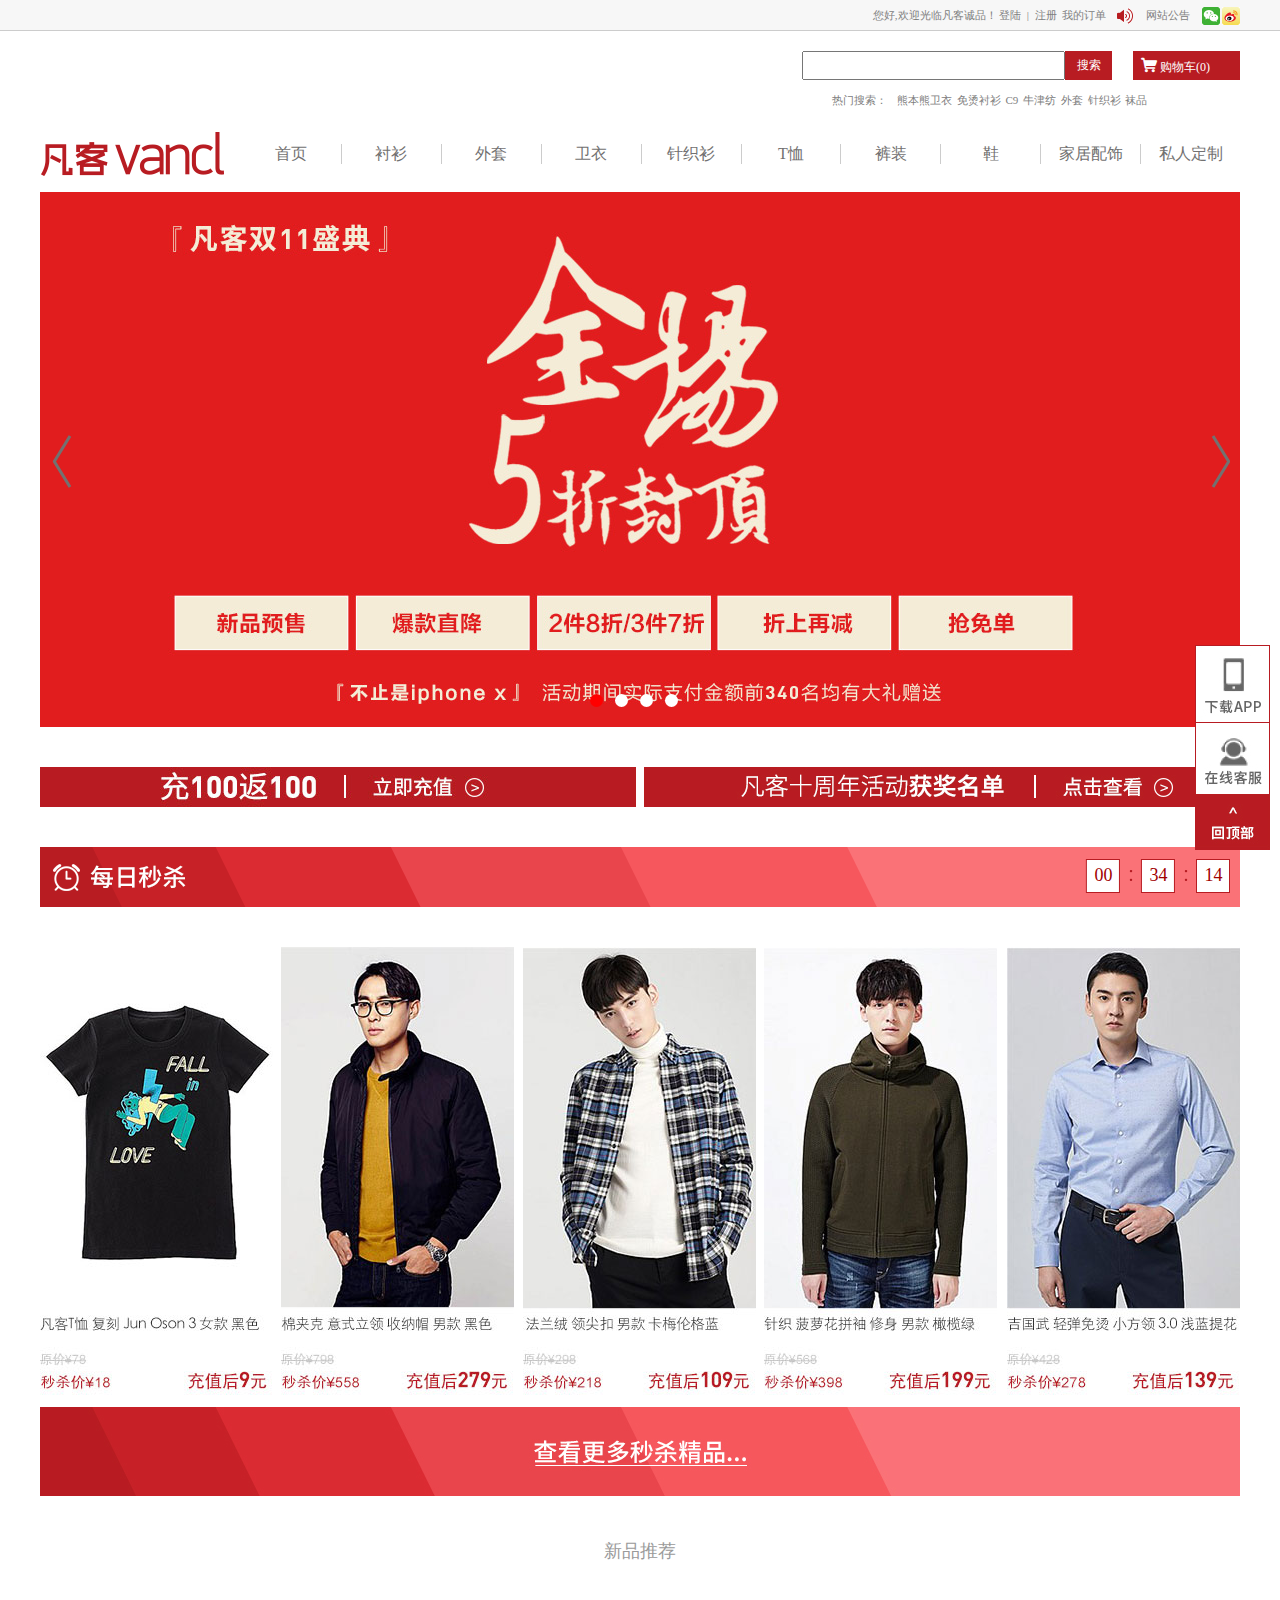
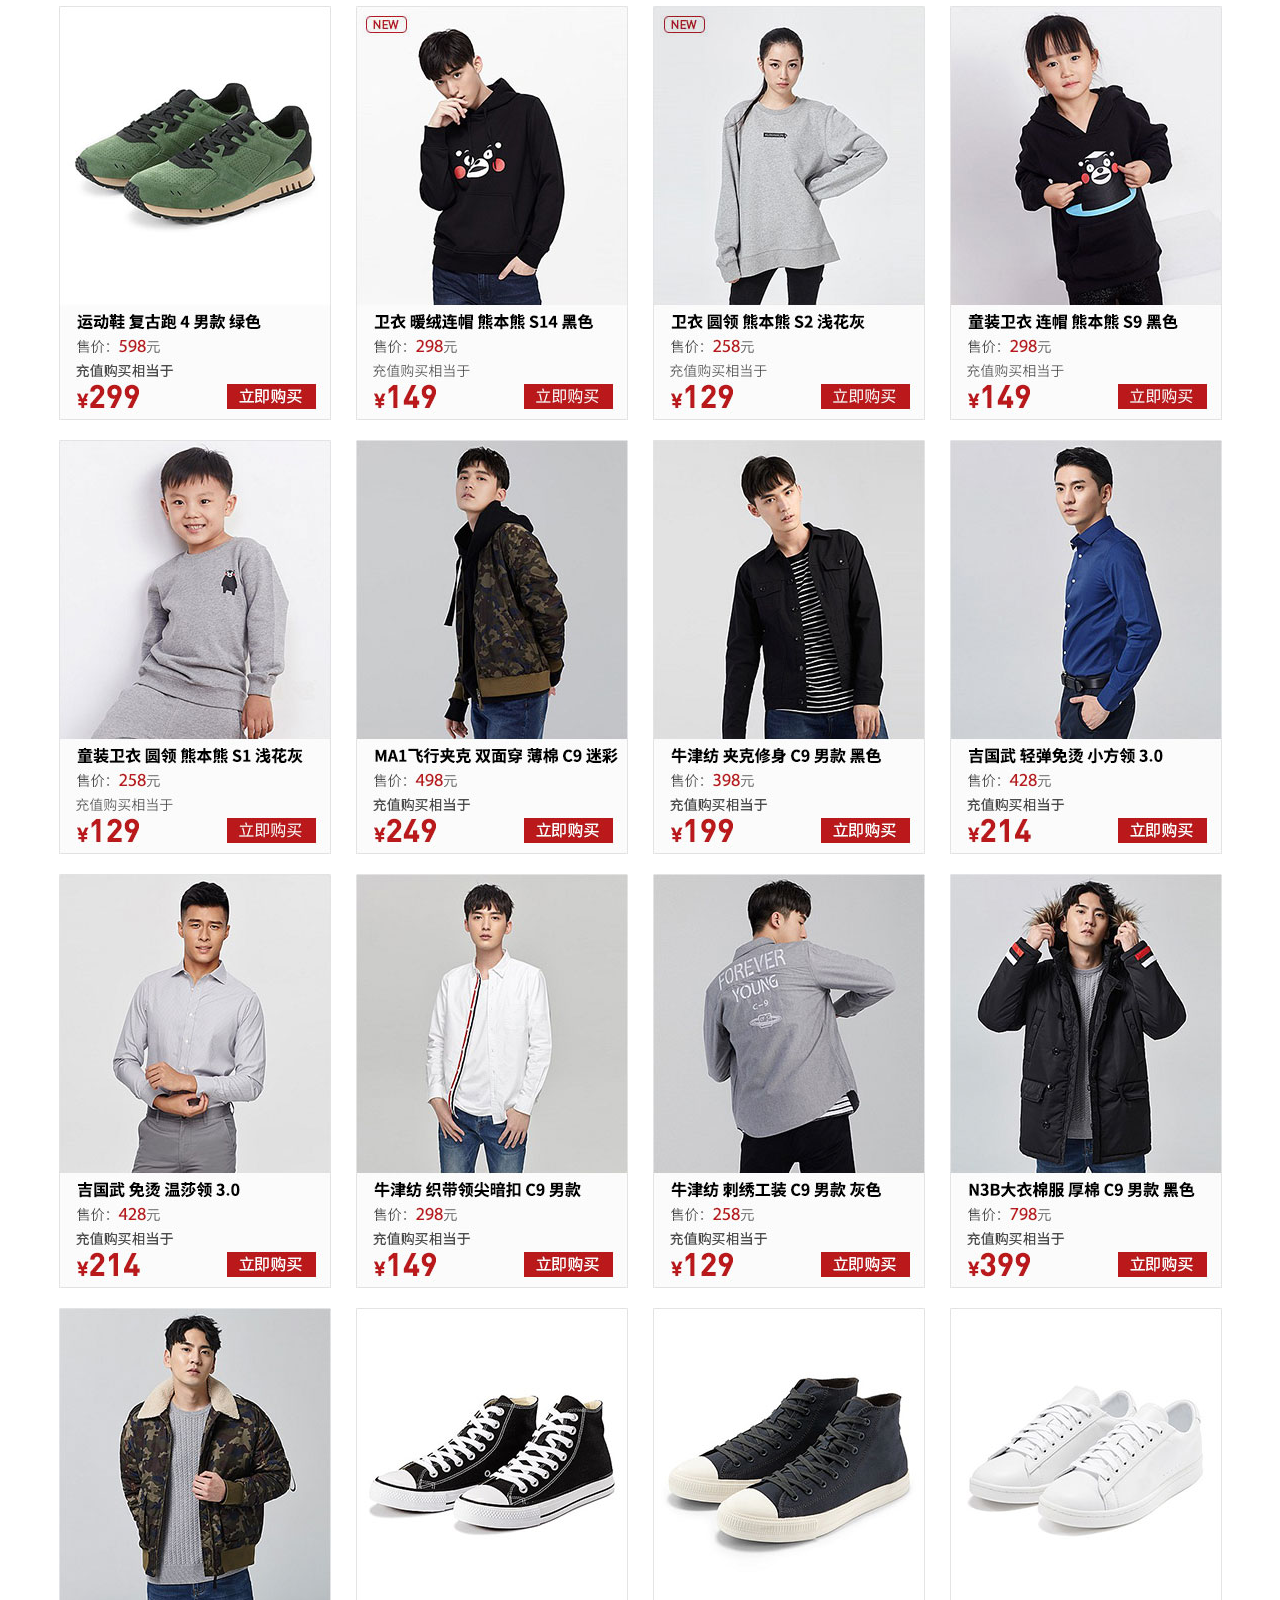
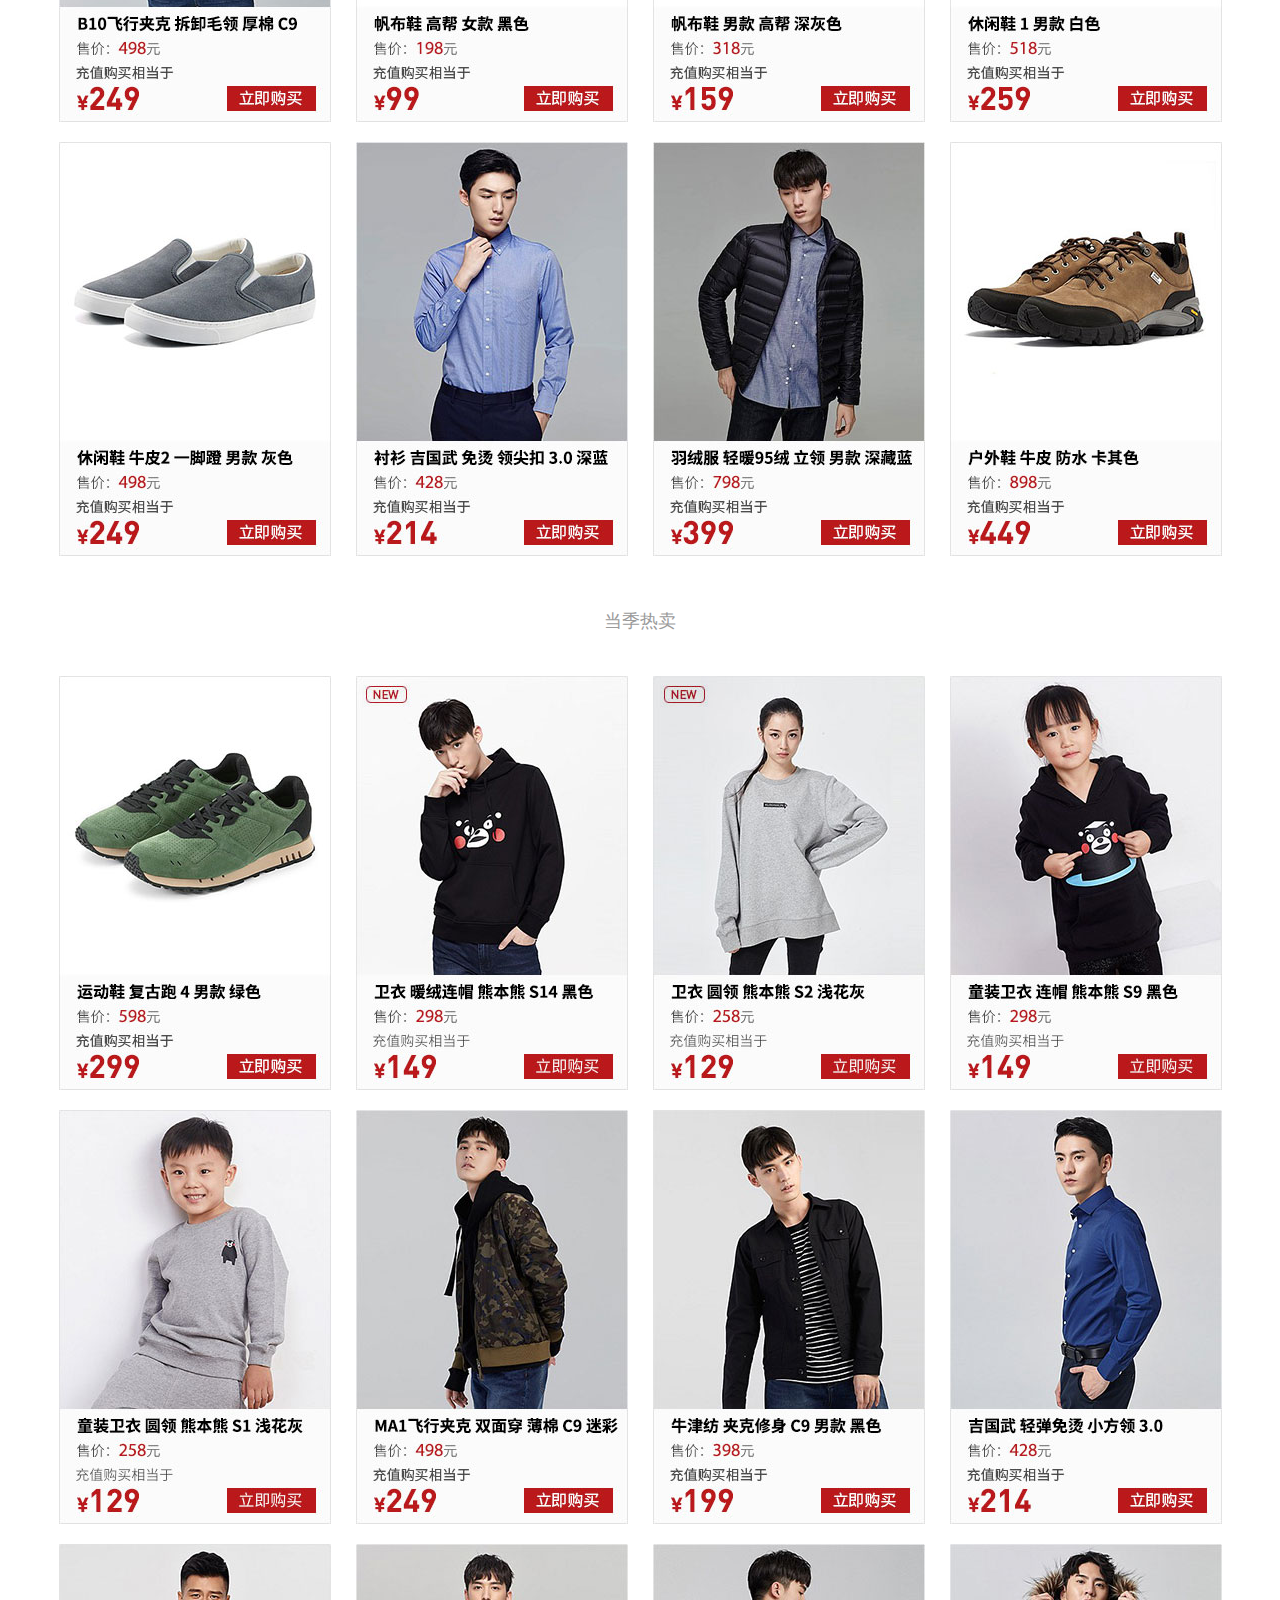
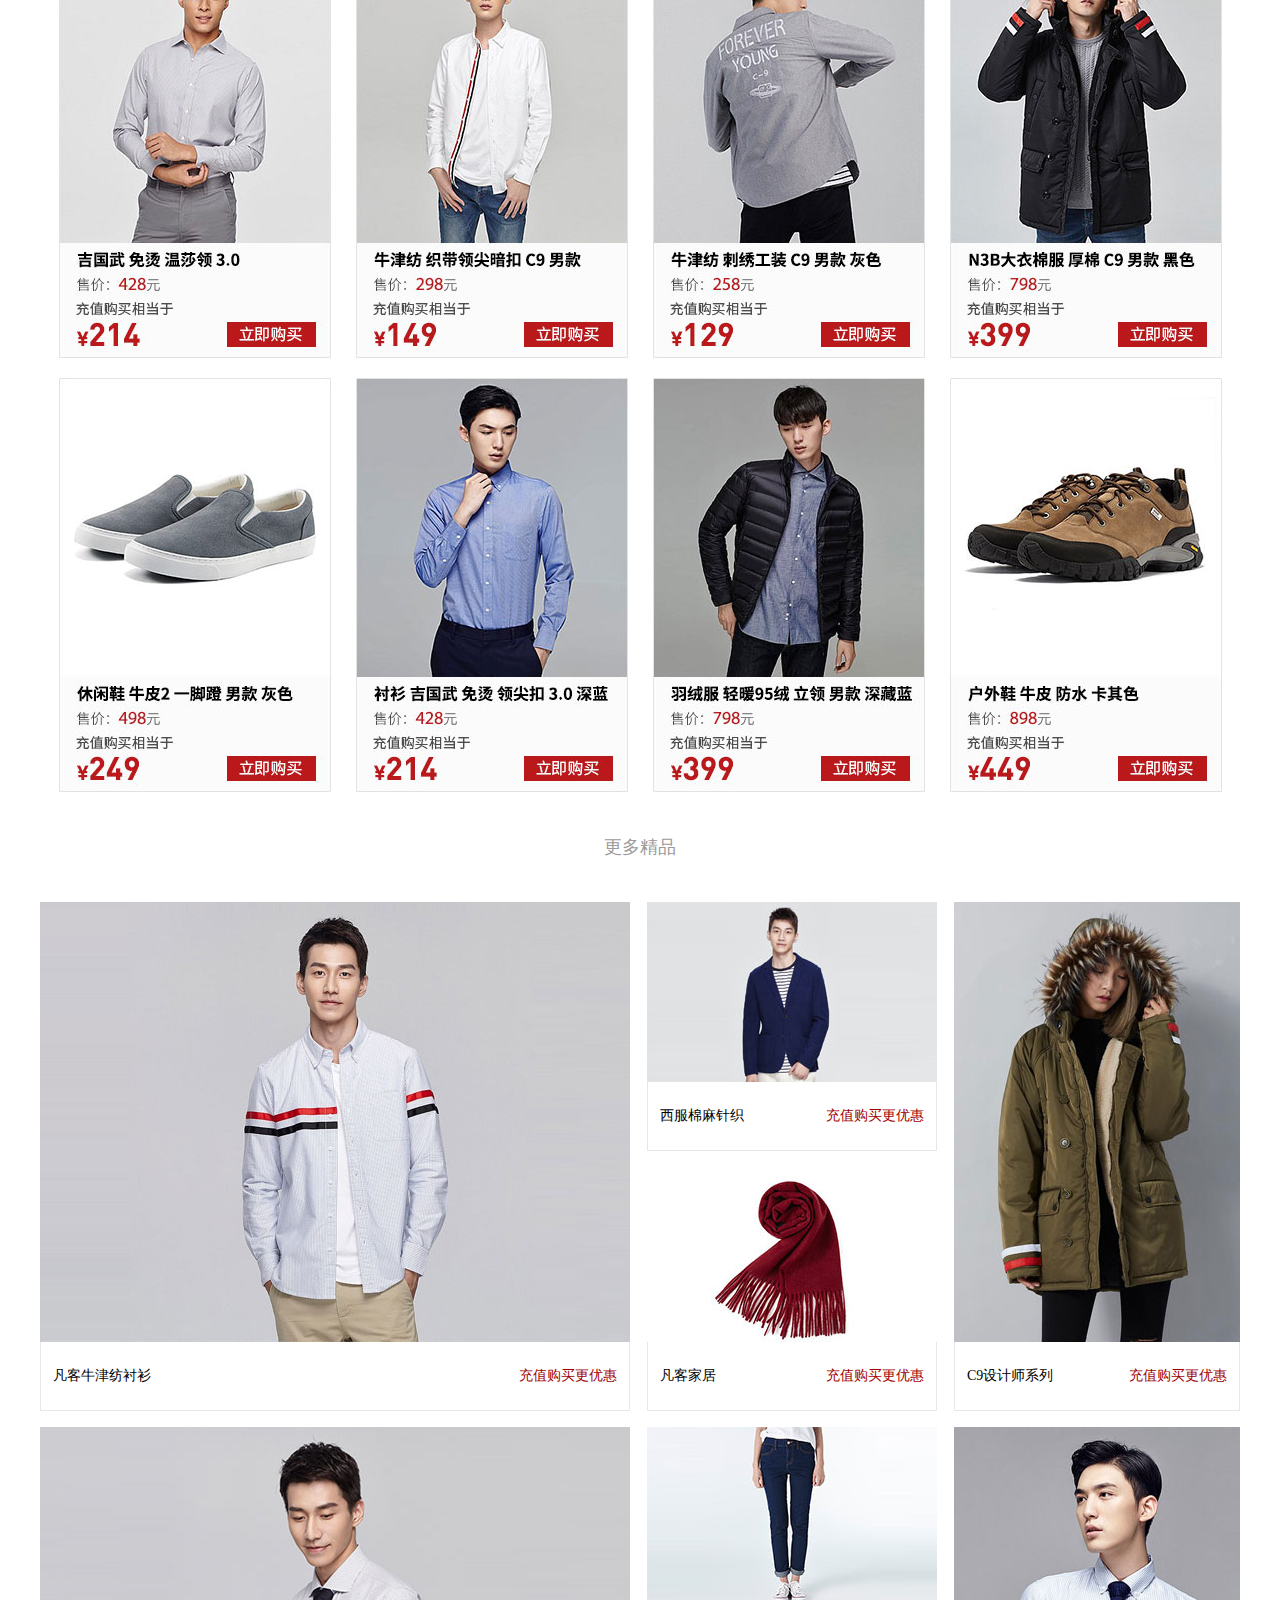
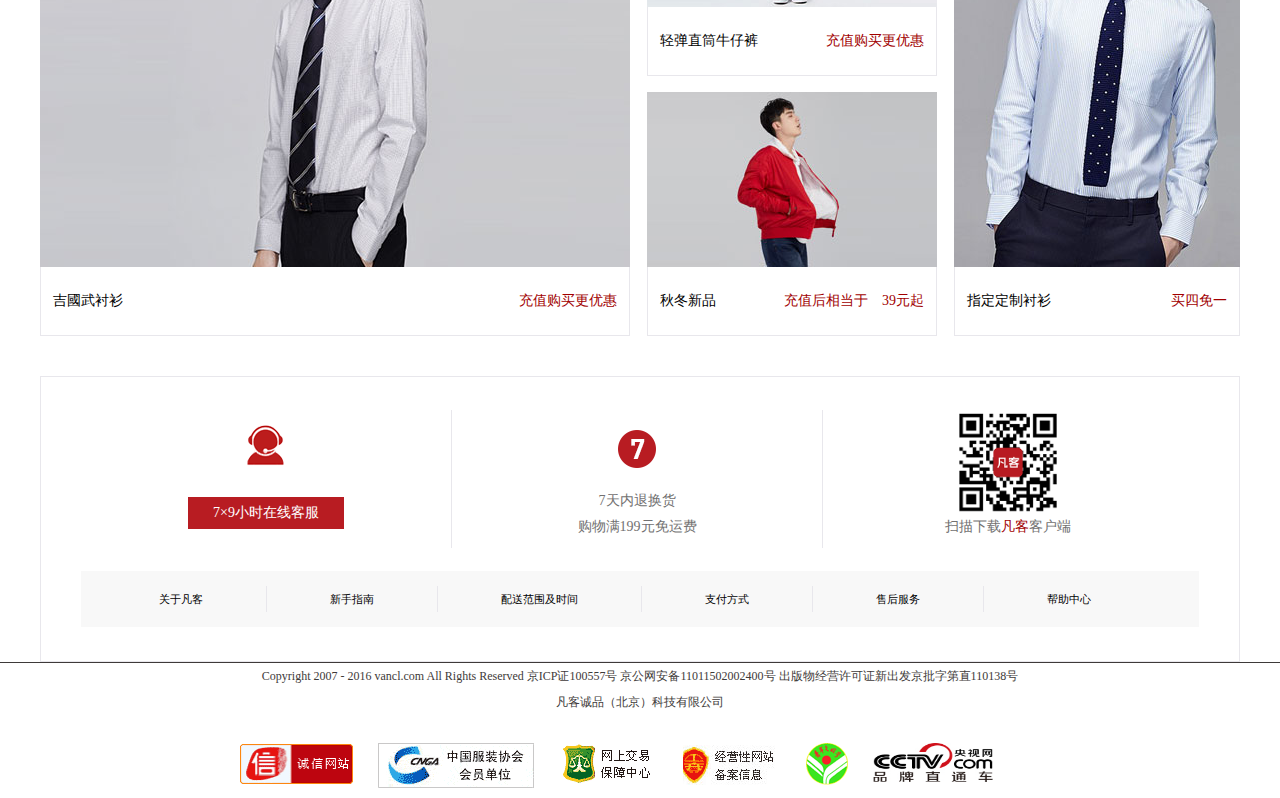
<file: dujianping-fanke/index.html>
<!DOCTYPE html>
<html lang="en">
<head>
	<meta charset="UTF-8">
	<title>Document</title>
	<link rel="stylesheet" href="css/index.css">
	<link rel="stylesheet" href="font/iconfont.css">
	<script src="animate.js"></script>

</head>
<body>
	<!-- top开始 -->
	<div class="top">
		<div class="top1">
			<div class="right1">
				<a href="" class="weibo"></a>
				<a href="" class="weixin">
					<div class="bb">
						<img src="img/weixin.png" alt="">
					</div>
				</a>
			</div>
			<a class="right2" href="">
				<div class="ggao"></div>网站公告
			</a>
			<div class="right3">
				<span>您好,欢迎光临凡客诚品！</span>
				<a href="">登陆</a>
				<span>&nbsp;|&nbsp;</span>
				<a href="">注册&nbsp;</a>
				<a class="aaa"href="">我的订单</a>
			</div>
		</div>
	</div>
	<!-- top结束 -->
	<!-- 搜索栏开始 -->
	<div class="sou">
		<div class="sou11">
			<div class="sou1">
				<input class="input1"type="text">
				<input class="input2"type="button" value="搜索">
				<div class="sou1-2">
					<a href="">
						<i class="iconfont icon-gouwuche"></i>
						<span>购物车(0)</span>
						<div class="sou111">您的购物车中没有任何商品
						</div>
						<div class="sou222"></div>
					</a>
				</div>
			</div>
			<div class="sou2">
				<div class="sou2-1">热门搜索：</div>
				<div class="sou2-2">
				<a href="">熊本熊卫衣</a>
				<a href="">免烫衬衫</a>
				<a href="">C9</a>
				<a href="">牛津纺</a>	
				<a href="">外套</a>
				<a href="">针织衫</a>
				<a href="">袜品</a>
				<a href=""></a>
				</div>
			</div>
		</div>
		
	</div>



		<!-- 搜索栏结束 -->
		<div class="box">
		<!-- 导航栏开始 -->
		<div class="nav">
			<div class="nav1">
				<a href="">
					<img src="img/logo18546.png" alt="">
				</a>
			</div>
			<ul class="nav2">
				<li>
					<a class="lii" href="">首页</a>
				</li>
				<li>
					<a class="lii"href="">衬衫</a>
					<div class="nl">
						<div class="nl1"></div>
						<ul class="nll">
							<li><a href="">定制</a></li>
							<li><a href="">免烫</a></li>
							<li><a href="">高支</a></li>
							<li><a href="">休闲</a></li>
							<li><a href="">短袖衬衫</a></li>
							<li><a href="">法兰绒</a></li>
							<li><a href="">牛津纺</a></li>
							<li><a href="">青年布</a></li>
							<li><a href="">牛仔</a></li>
							<li><a href="">麻</a></li>
							<li><a href="">水洗棉</a></li>
							<li><a href="">泡泡纱</a></li>
						</ul>
					</div>		
				</li>
				<li>
				<a class="lii" href="">外套</a>
				<div class="nl">
					<div class="nl1"></div>
					<ul class="nll">
						<li><a href="">西服</a></li>
						<li><a href="">夹克</a></li>
						<li><a href="">大衣</a></li>
						<li><a href="">羽绒服</a></li>
						<li><a href="">nautilus</a></li>
						</ul>
					</div>
				</li>
				<li>
				<a class="lii" href="">卫衣</a>
				<div class="nl">
						<div class="nl1"></div>
						<ul class="nll">
							<li><a href="">熊本熊</a></li>
							<li><a href="">开衫</a></li>
							<li><a href="">连帽</a></li>
							<li><a href="">圆领</a></li>
							<li><a href="">水柔棉</a></li>
						</ul>
					</div>
				</li>
				<li>
				<a class="lii" href="">针织衫</a>
				<div class="nl">
						<div class="nl1"></div>
						<ul class="nll">
							<li><a href="">棉线衫</a></li>
							<li><a href="">羊毛衫</a></li>
							<li><a href="">空调衫</a></li>
							
						</ul>
					</div>
				</li>
				<li>
				<a class="lii" href="">T恤</a>
				<div class="nl">
						<div class="nl1"></div>
						<ul class="nll">
							<li><a href="">水柔棉</a></li>
							<li><a href="">复刻</a></li>
							<li><a href="">十二星座</a></li>
							<li><a href="">好小猫</a></li>
							<li><a href="">独角仙</a></li>
							<li><a href="">薛继业</a></li>
							<li><a href="">字</a></li>
							<li><a href="">好小猪</a></li>
							<li><a href="">义系列</a></li>
							<li><a href="">药系列</a></li
							<li><a href="">简鱼</a></li>
							<li><a href="">十二生肖</a></li
						</ul>
					</div>
				</li>
				<li>
				<a class="lii" href="">裤装</a>
				<div class="nl">
						<div class="nl1"></div>
						<ul class="nll">
							<li><a href="">休闲裤</a></li>
							<li><a href="">针织裤</a></li>
							<li><a href="">牛仔裤</a></li>
							
						</ul>
					</div>
				</li>
				<li>
				<a class="lii" href="">鞋</a>
				<div class="nl">
						<div class="nl1"></div>
						<ul class="nll">
							<li><a href="">复古跑鞋</a></li>
							<li><a href="">户外鞋</a></li>
							<li><a href="">帆布鞋</a></li>
							<li><a href="">皮鞋</a></li>
							<li><a href="">休闲鞋</a></li>
						</ul>
					</div>
				</li>
				<li>
				<a class="lii" href="">家居配饰</a>
				<div class="nl">
						<div class="nl1"></div>
						<ul class="nll">
							<li><a href="">家居鞋</a></li>
							<li><a href="">袜品</a></li>
							<li><a href="">床品套件</a></li>
							<li><a href="">被子</a></li>
							<li><a href="">枕</a></li>
							<li><a href="">围巾</a></li>
							<li><a href="">内衣</a></li>
							<li><a href="">珊瑚绒睡袍</a></li>
							<li><a href="">家居毯</a></li>
							<li><a href="">旅行箱</a></li>
							<li><a href="">童装</a></li>
							<li><a href="">空调衫</a></li>
						</ul>
					</div>
				</li>
				<li>
				<a class="lii" href="">私人定制</a>
				<div class="nl">
						<div class="nl1"></div>
						<ul class="nll">
						
						</ul>
					</div>
				</li>
			</ul>
		</div>
		<!-- 导航栏结束 -->
		<!-- banna开始 -->
		<div class="banna">
			<div class="banna1">
				<a href="">
					<img src="img/banner.jpg" alt="">
				</a>
				<a href="">
					<img src="img/banner1.jpg" alt="">
				</a>
				<a href="">
					<img src="img/banner2.jpg" alt="">
				</a>
				<a href="">
					<img src="img/banner3.jpg" alt="">
				</a>
				
			</div>
			<div class="left"></div>
			<div class="right"></div>
			<ul class="radius">
				<li></li>
				<li></li>
				<li></li>
				<li></li>
			</ul>
		</div>
		<!-- banna结束 -->
		<!-- 充100返100开始 -->
		<div class="ccc">
				<a class="ch"href="">
					<img src="img/zj1023_01.jpg" alt="">
				</a>
				<a class="ch1"href="">
					<img src="img/zj1023_02.jpg" alt="">
				</a>
		</div>
		<div class="hh1">
			<a href="">
				<img src="img/ms_bg0814.png" alt="">
				<p>00</p>
				<p>34</p>
				<p>14</p>
			</a>
		</div>
		<div class="fan">
			<div class="fan1">
				<a href="">
					<img src="img/1101_38.jpg" alt="">
				</a>
			</div>
			<div class="fan1 fan4">
				<a href="">
					<img src="img/1101_44.jpg" alt="">
				</a>
			</div>
			<div class="fan1">
				<a href="">
					<img src="img/1101_42.jpg" alt="">
				</a>
			</div>
			<div class="fan1 fan2">
				<a href="">
					<img src="img/1101_46.jpg" alt="">
				</a>
			</div>
			<div class="fan1 fan3">
				<a href="">
					<img src="img/1101_40.jpg" alt="">
				</a>
			</div>
		</div>
		<a class="more-j" href="">
			<img src="img/web824.jpg" alt="">
		</a>
		
		<!-- 充100返100结束 -->
		
		<!-- 新品推荐开始 -->
		<h1> 新品推荐 </h1>
		<div class="box3 box33">
			<a href="" class="box1">
				<img src="img/1030_103.jpg" alt="">
			</a>
			<a href="" class="box1">
				<img src="img/1030_11.jpg" alt="">
			</a>
			<a href="" class="box1">
				<img src="img/1030_13.jpg" alt="">
			</a>
			<a href="" class="box1 box2">
				<img src="img/1030_15.jpg" alt="">
			</a>
			<a href="" class="box1">
				<img src="img/1030_17.jpg" alt="">
			</a>
			<a href="" class="box1">
				<img src="img/1030_29.jpg" alt="">
			</a>
			<a href="" class="box1">
				<img src="img/1030_31.jpg" alt="">
			</a>
			<a href="" class="box1 box2">
				<img src="img/1030_33.jpg" alt="">
			</a>
			<a href="" class="box1">
				<img src="img/1030_35.jpg" alt="">
			</a>
			<a href="" class="box1">
				<img src="img/1030_53.jpg" alt="">
			</a>
			<a href="" class="box1">
				<img src="img/1030_56.jpg" alt="">
			</a>
			<a href="" class="box1 box2">
				<img src="img/1030_60.jpg" alt="">
			</a>
			<a href="" class="box1">
				<img src="img/1030_62.jpg" alt="">
			</a>
			<a href="" class="box1">
				<img src="img/1030_92.jpg" alt="">
			</a>
			<a href="" class="box1">
				<img src="img/1030_94.jpg" alt="">
			</a>
			<a href="" class="box1 box2">
				<img src="img/1030_96.jpg" alt="">
			</a>
			<a href="" class="box1 box4">
				<img src="img/1030_98.jpg" alt="">
			</a>
			<a href="" class="box1 box4">
				<img src="img/pqt.jpg" alt="">
			</a>
			<a href="" class="box1 box4">
				<img src="img/syyrf.jpg" alt="">
			</a>
			<a href="" class="box1 box2 box4">
				<img src="img/x.jpg" alt="">
			</a>
		</div>	
		<!-- 新品推荐结束 -->


		<!-- 当季热卖开始 -->
		<h1> 当季热卖 </h1>
		<div class="box3">
			<a href="" class="box1">
				<img src="img/1030_103.jpg" alt="">
			</a>
			<a href="" class="box1">
				<img src="img/1030_11.jpg" alt="">
			</a>
			<a href="" class="box1">
				<img src="img/1030_13.jpg" alt="">
			</a>
			<a href="" class="box1 box2">
				<img src="img/1030_15.jpg" alt="">
			</a>
			<a href="" class="box1">
				<img src="img/1030_17.jpg" alt="">
			</a>
			<a href="" class="box1">
				<img src="img/1030_29.jpg" alt="">
			</a>
			<a href="" class="box1">
				<img src="img/1030_31.jpg" alt="">
			</a>
			<a href="" class="box1 box2">
				<img src="img/1030_33.jpg" alt="">
			</a>
			<a href="" class="box1">
				<img src="img/1030_35.jpg" alt="">
			</a>
			<a href="" class="box1">
				<img src="img/1030_53.jpg" alt="">
			</a>
			<a href="" class="box1">
				<img src="img/1030_56.jpg" alt="">
			</a>
			<a href="" class="box1 box2">
				<img src="img/1030_60.jpg" alt="">
			</a>
			<a href="" class="box1 box4">
				<img src="img/1030_98.jpg" alt="">
			</a>
			<a href="" class="box1 box4">
				<img src="img/pqt.jpg" alt="">
			</a>
			<a href="" class="box1 box4">
				<img src="img/syyrf.jpg" alt="">
			</a>
			<a href="" class="box1 box2 box4">
				<img src="img/x.jpg" alt="">
			</a>
		</div>	
		<!-- 当季热卖结束 -->		

		<!-- 更多精品开始 -->
		<h1>更多精品</h1>
		<div class="jp">
			<div class="jp-left">
				<div class="l-top">
					<a href="">
						<img src="img/njf.jpg" alt="">
					</a>
				</div>
				<div class="l-bottom">
					<span>凡客牛津纺衬衫</span>
					<span>充值购买更优惠</span>	
				</div>
			</div>
			<div class="jp-center">
				<div class="c-top">
					<div class="l-top">
					<a href="">
						<img src="img/mmxf.jpg" alt="">
					</a>
				</div>
				<div class="l-bottom">
					<span>西服棉麻针织</span>
					<span>充值购买更优惠</span>	
				</div>
				</div>
				<div class="c-bottom">
					<div class="l-top">
					<a href="">
						<img src="img/ju.jpg" alt="">
					</a>
				</div>
				<div class="l-bottom">
					<span>凡客家居</span>
					<span>充值购买更优惠</span>	
				</div>
				</div>
			</div>
			<div class="jp-right">
				<div class="l-top">
					<a href="">
						<img src="img/c9.jpg" alt="">
					</a>
				</div>
				<div class="l-bottom">
					<span>C9设计师系列</span>
					<span>充值购买更优惠</span>	
				</div>
			</div>
		</div>
		<div class="jp jp1">
			<div class="jp-left">
				<div class="l-top">
					<a href="">
						<img src="img/jgwcs.jpg" alt="">
					</a>
				</div>
				<div class="l-bottom">
					<span>吉國武衬衫</span>
					<span>充值购买更优惠</span>	
				</div>
			</div>
			<div class="jp-center">
				<div class="c-top">
					<div class="l-top">
					<a href="">
						<img src="img/kuz.jpg" alt="">
					</a>
				</div>
				<div class="l-bottom">
					<span>轻弹直筒牛仔裤</span>
					<span>充值购买更优惠</span>	
				</div>
				</div>
				<div class="c-bottom">
					<div class="l-top">
					<a href="">
						<img src="img/xptj.jpg" alt="">
					</a>
				</div>
				<div class="l-bottom">
					<span>秋冬新品</span>
					<span>充值后相当于 &nbsp;&nbsp; 39元起</span>	
				</div>
				</div>
			</div>
			<div class="jp-right">
				<div class="l-top">
					<a href="">
						<img src="img/dzcs.jpg" alt="">
					</a>
				</div>
				<div class="l-bottom">
					<span>指定定制衬衫</span>
					<span>买四免一</span>	
				</div>
			</div>
		</div>
	<!-- 更多精品结束 -->
	<!-- 在线客服开始 -->
		<div class="zai">
			<ul class="zai1">
				<li class="li1">
					<a href="">
						<img src="img/onlinecustomer.png" alt="">
					</a>
					<div class="li11">7×9小时在线客服</div>
				</li>
				<li class="li2">
					<a href="">
						<img src="img/seven.png" alt="">
					</a>
					<div class="li22">7天内退换货</div>
					<div class="li22">购物满199元免运费</div>
				</li>
				<li class="li3">
					<a href="">
						<img src="img/2014_8_29_16_39_33_7709.jpg" alt="">
					</a>
					<div class="li33">扫描下载<span>凡客</span>客户端
					</div>
				</li>
			</ul>
			<ul class="zai2">
				<li><a href="">关于凡客</a></li>
				<li><a href="">新手指南</a></li>
				<li><a href="">配送范围及时间</a></li>
				<li><a href="">支付方式</a></li>
				<li><a href="">售后服务</a></li>
				<li><a href="">帮助中心</a></li>
			</ul>
		</div>
	<!-- 在线客服结束 -->
	</div>	
	<!-- 最下面开始 -->
	<div class="footer">
		<div class="footer1">
			<p>
			Copyright 2007 - 2016 vancl.com All Rights Reserved 京ICP证100557号 京公网安备11011502002400号 出版物经营许可证新出发京批字第直110138号
			</p>
			<p> 凡客诚品（北京）科技有限公司</p>
		</div>
		<div class="footer2">
			<div class="footer2-1">
				<a href=""></a>
				<a href=""></a>
				<a href=""></a>
				<a href=""></a>
				<a href=""></a>
				<a href=""></a>
			</div>
		</div>
	</div>
	<div class="fhui">
		<a href=""><img src="img/fanhui.png" alt=""></a>
	</div>
	<!-- 最下面结束 -->
</body>
</html>
<script src="index.js"></script>
</file>
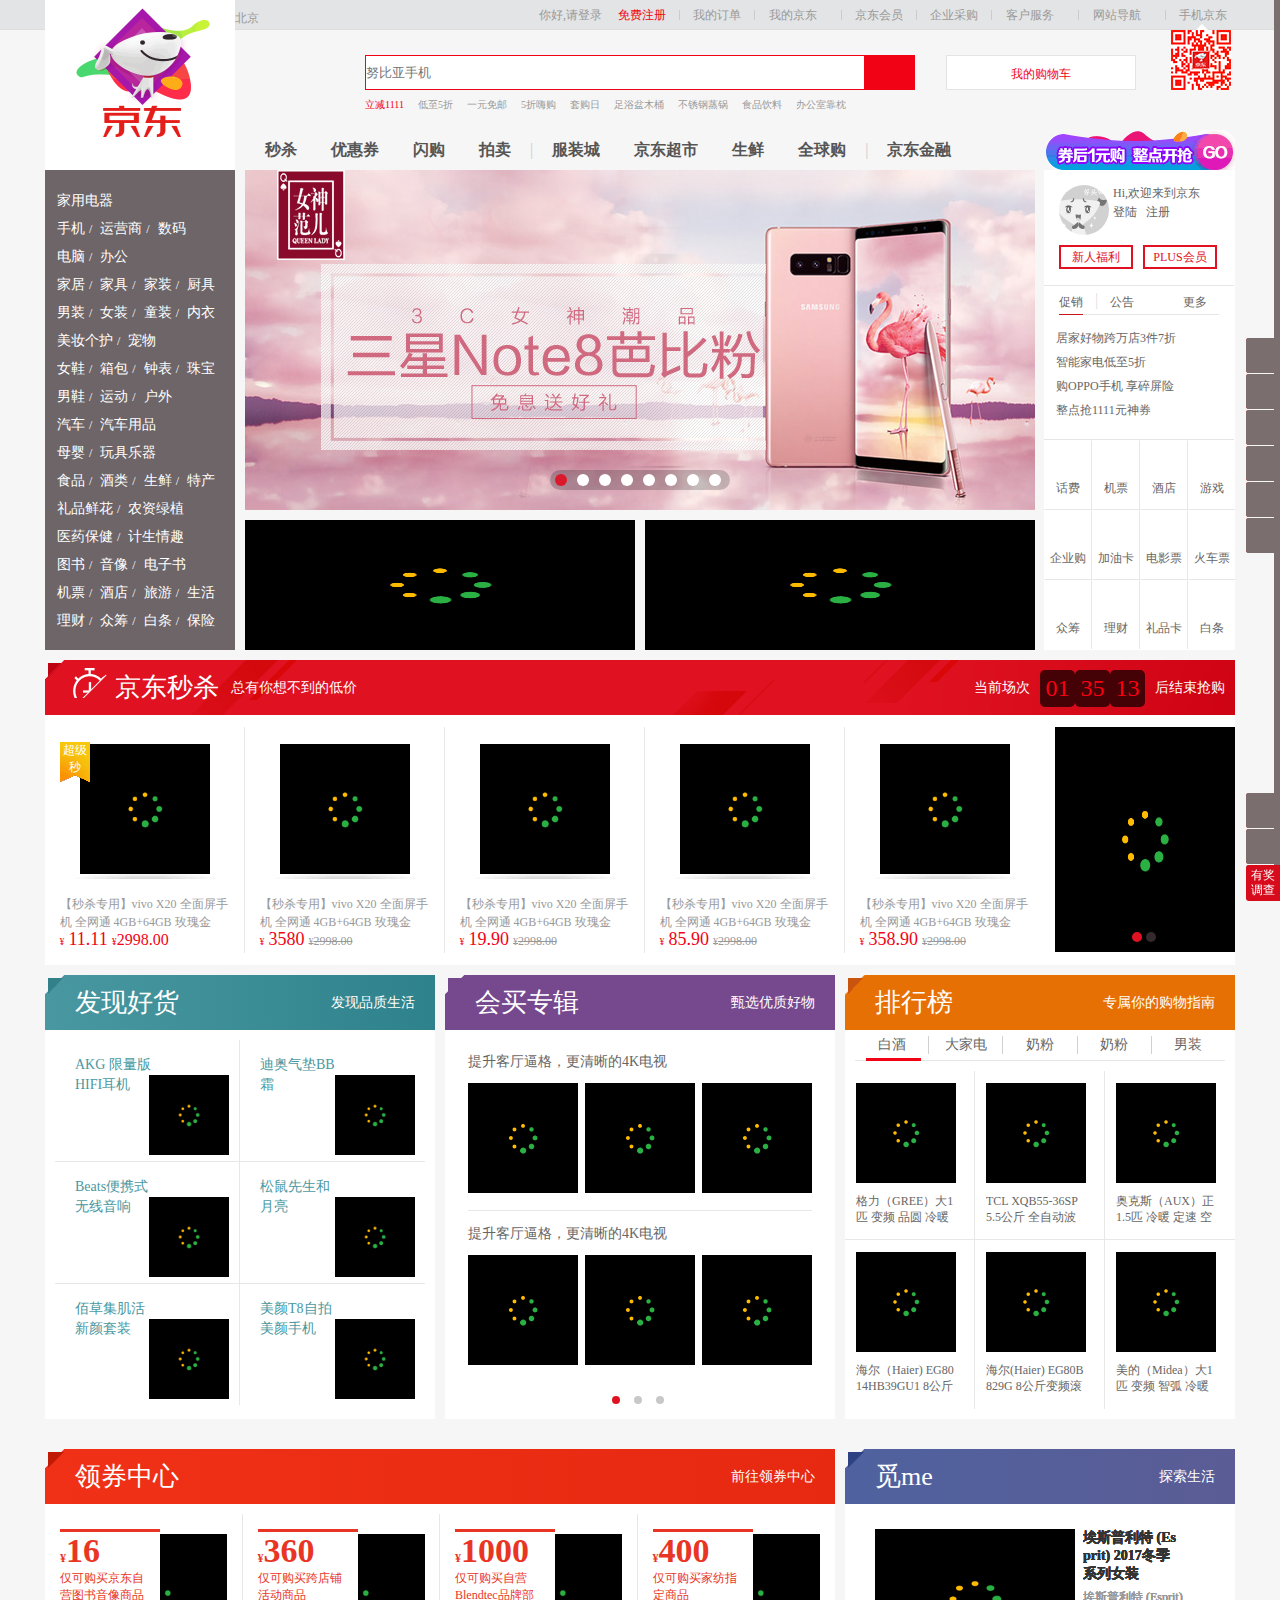
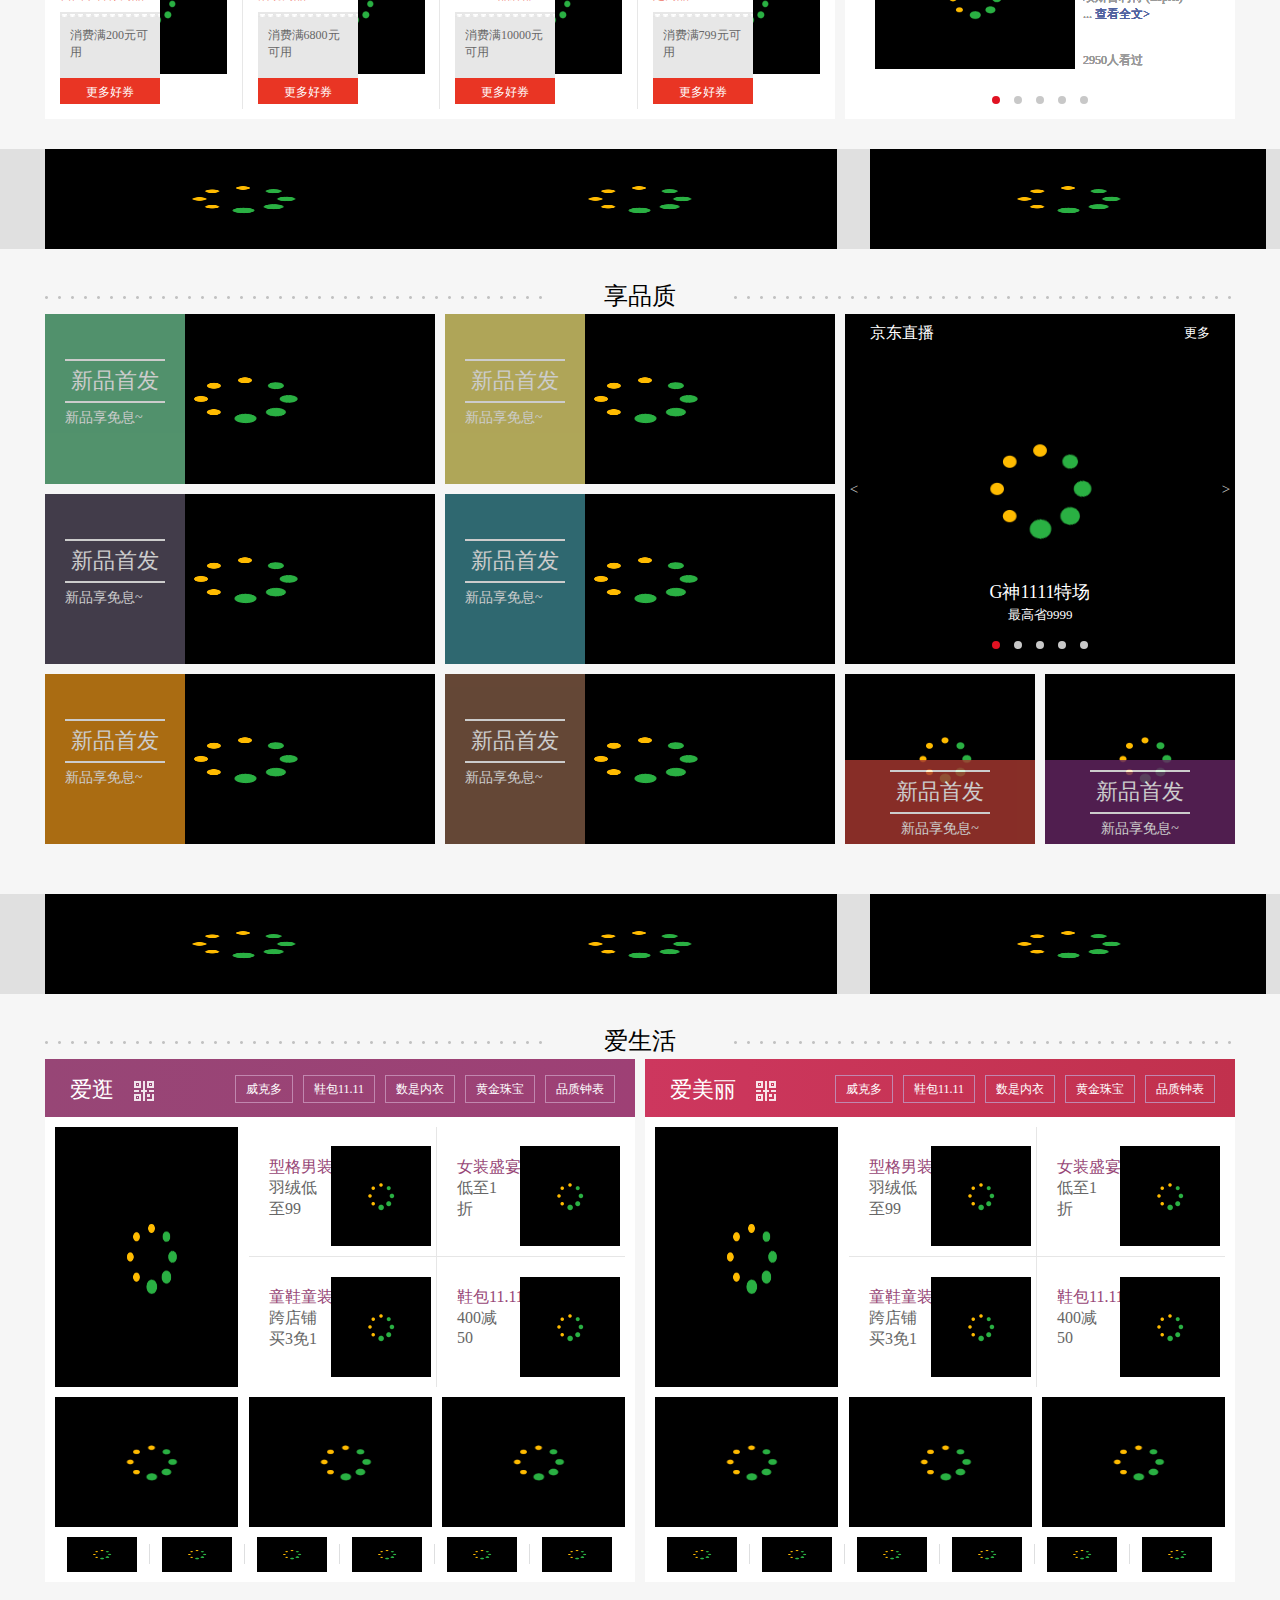
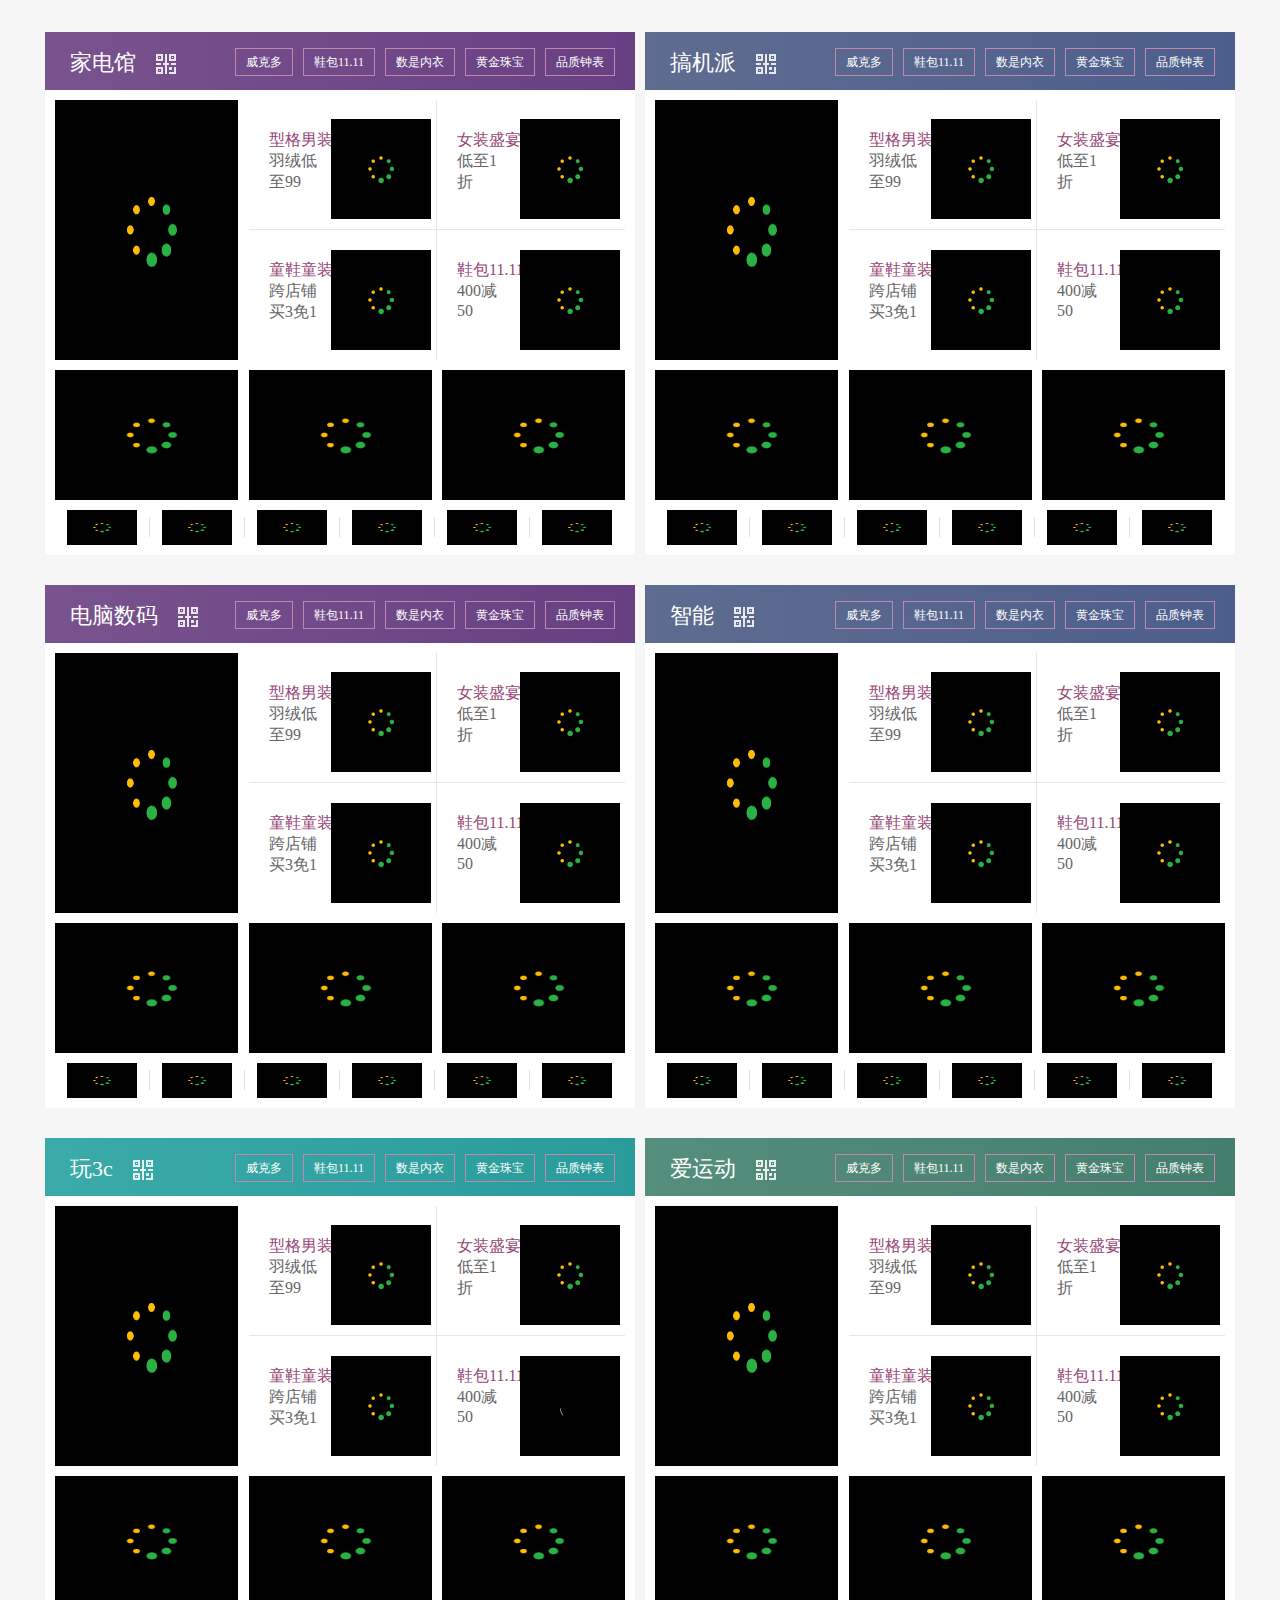
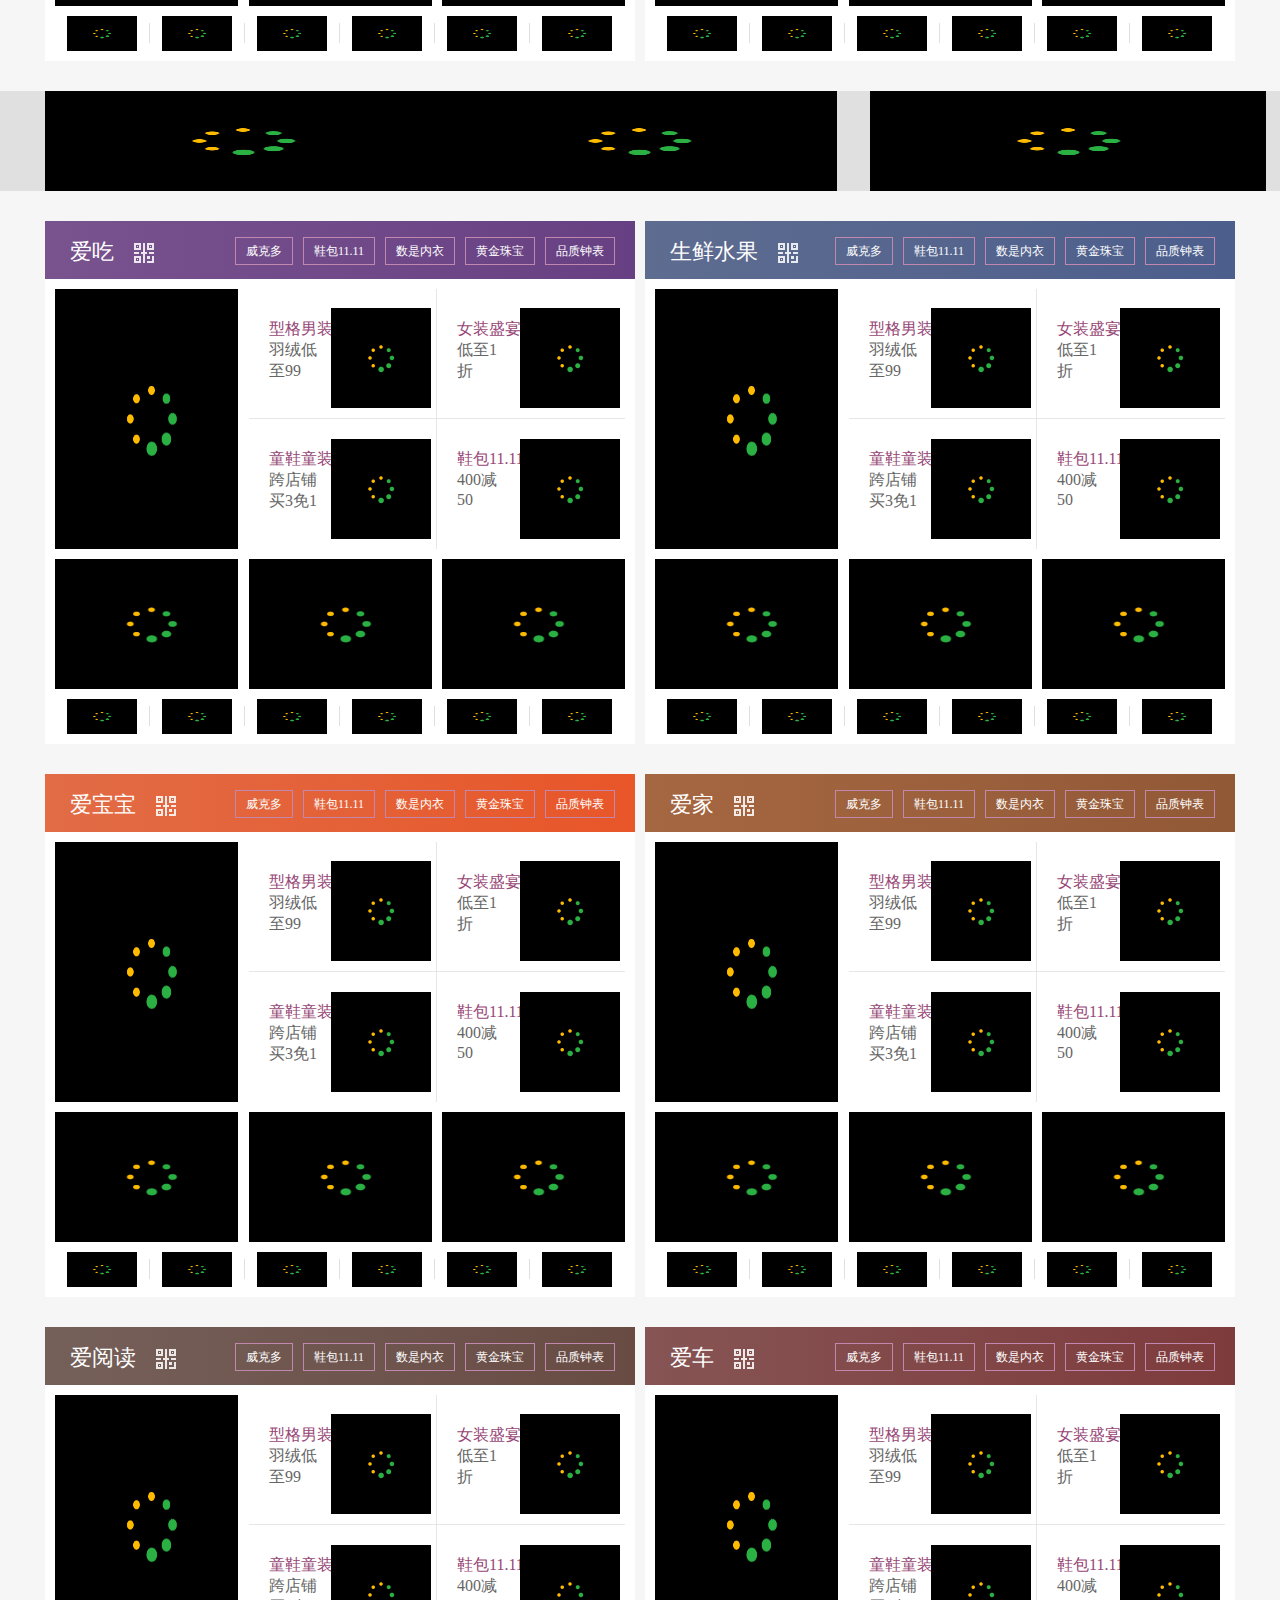
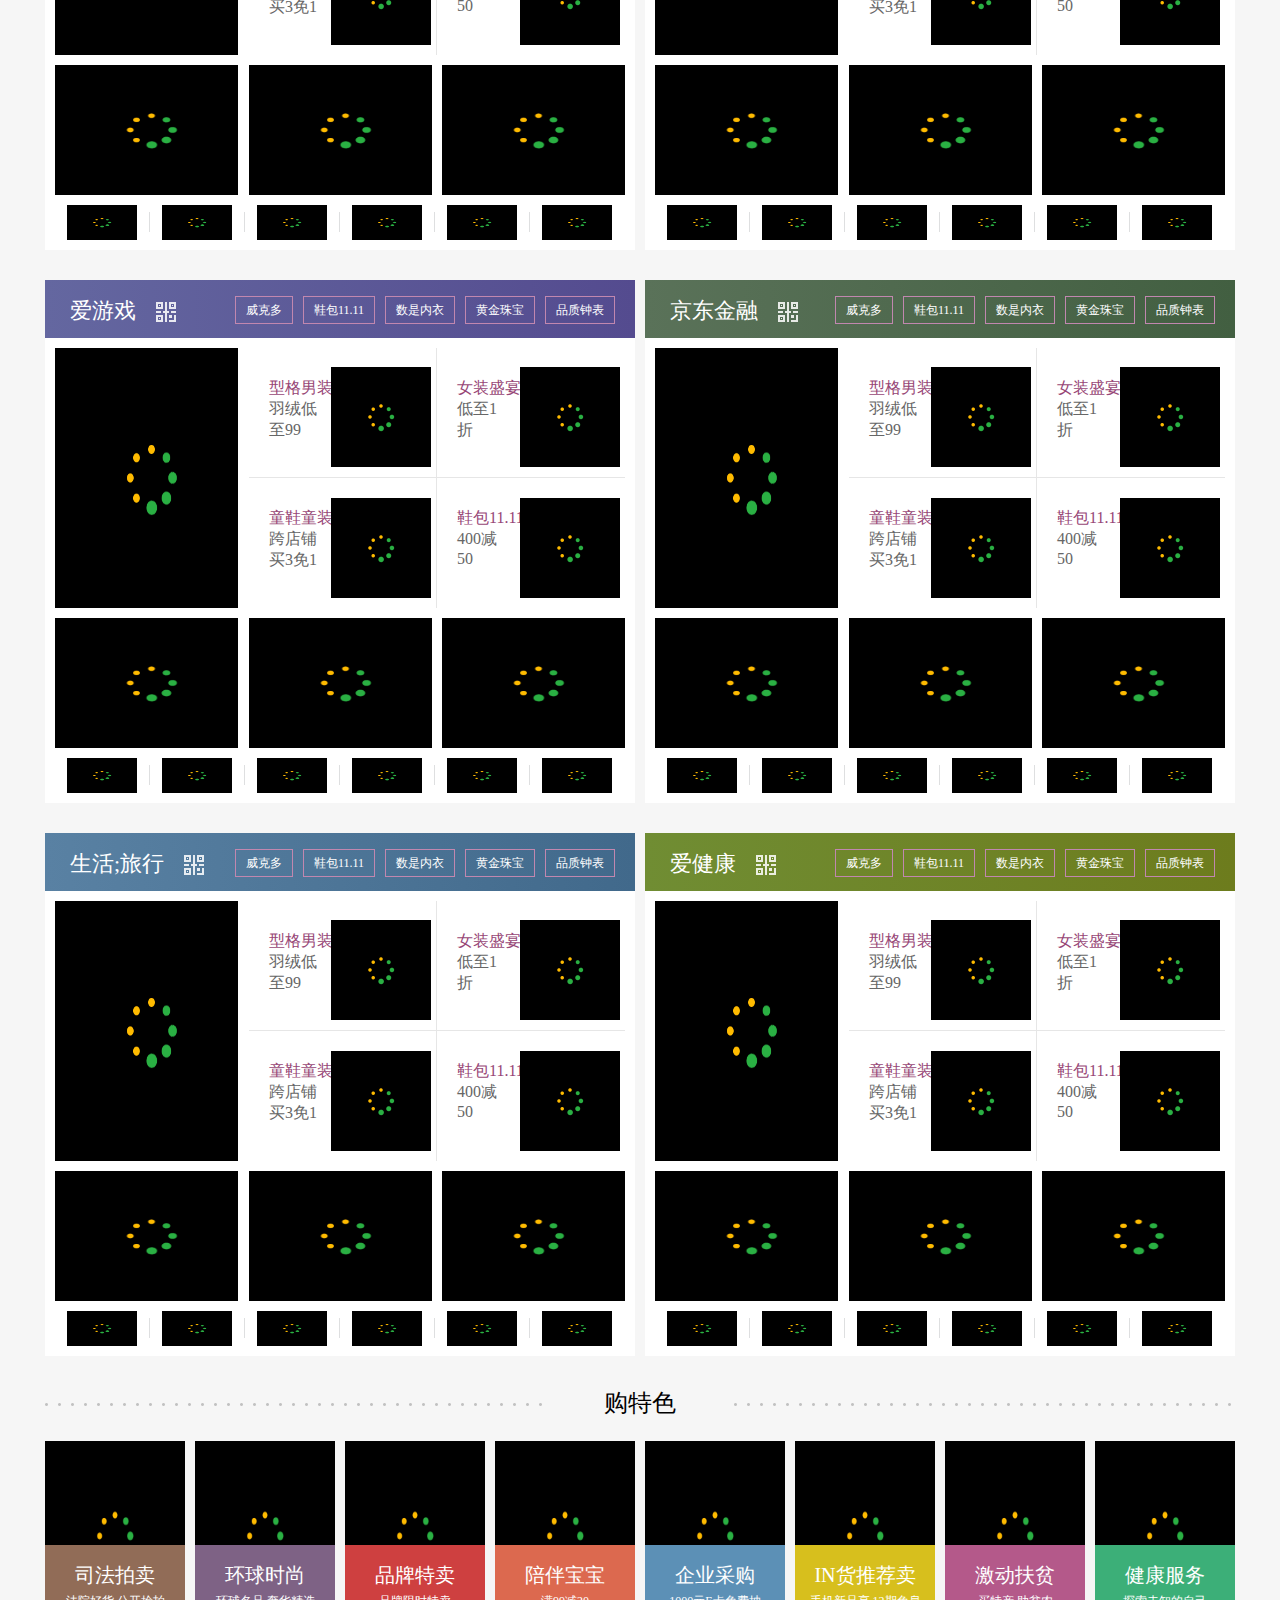
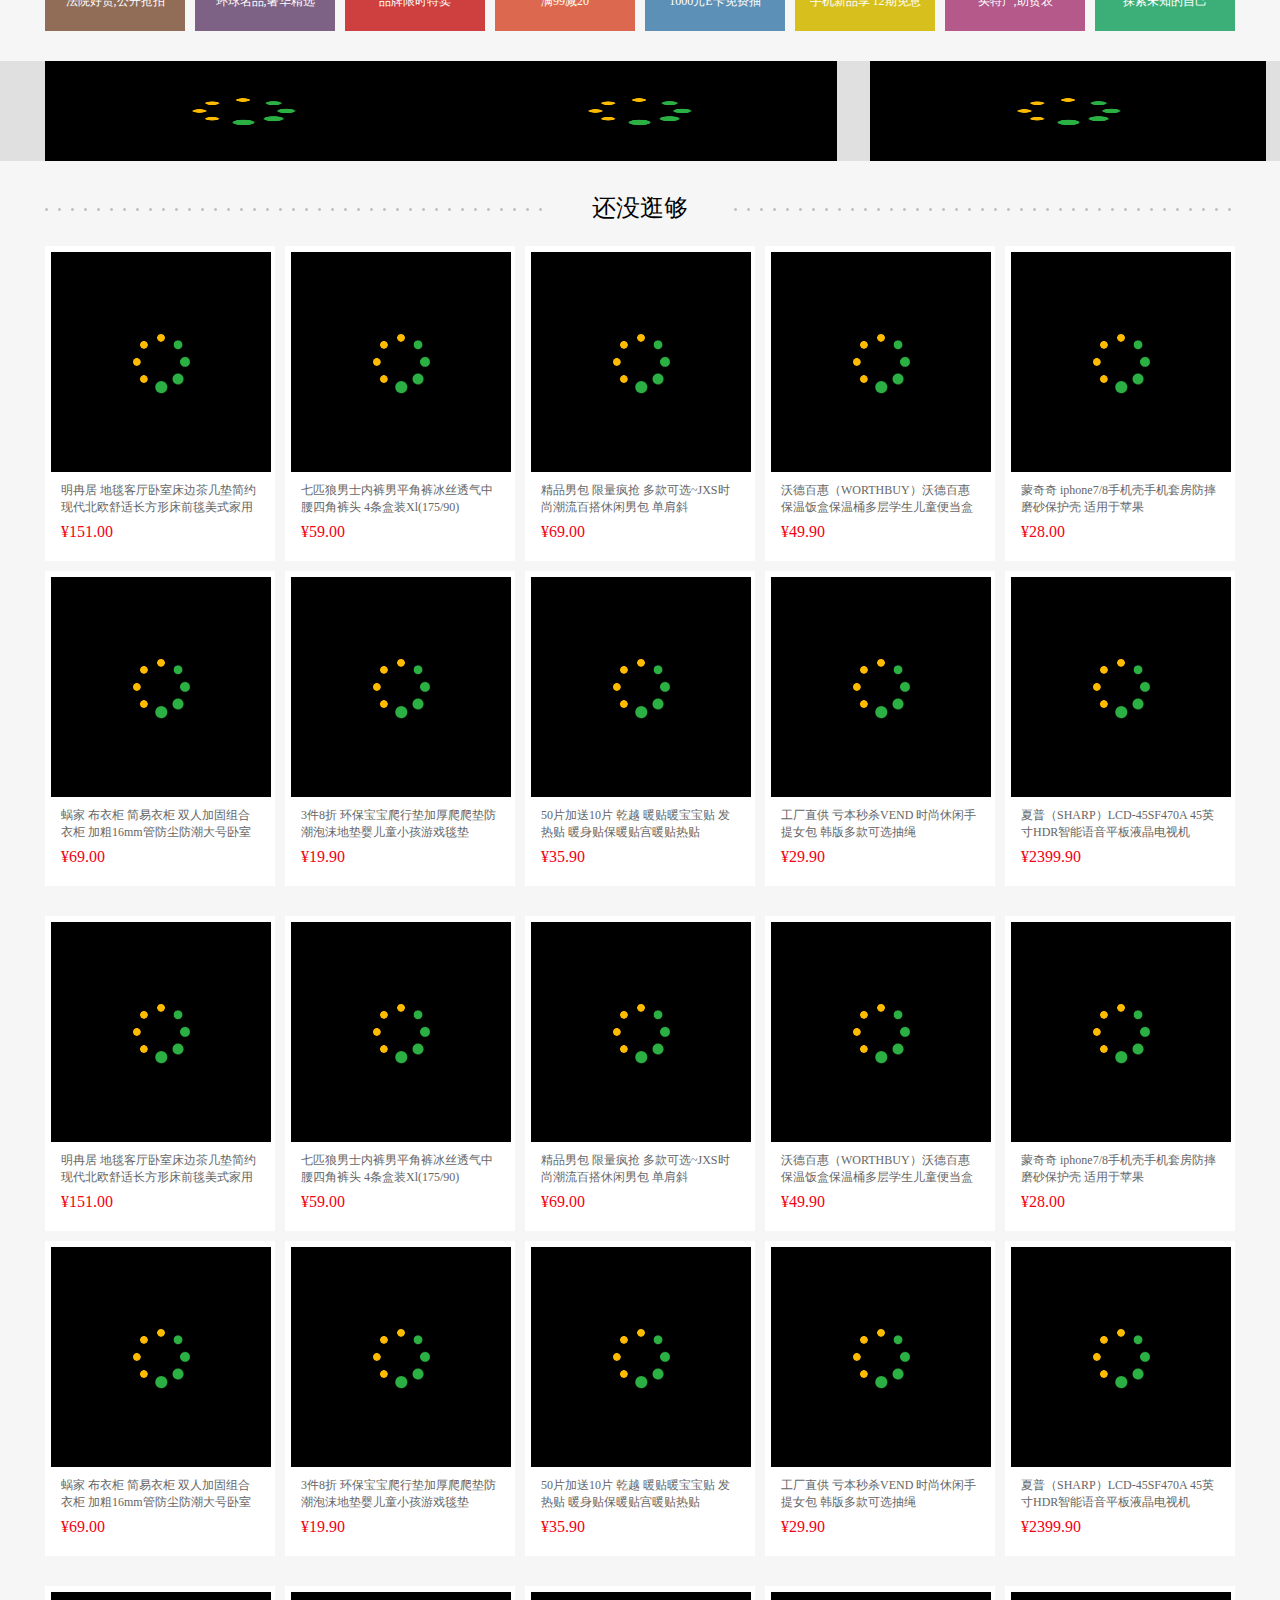
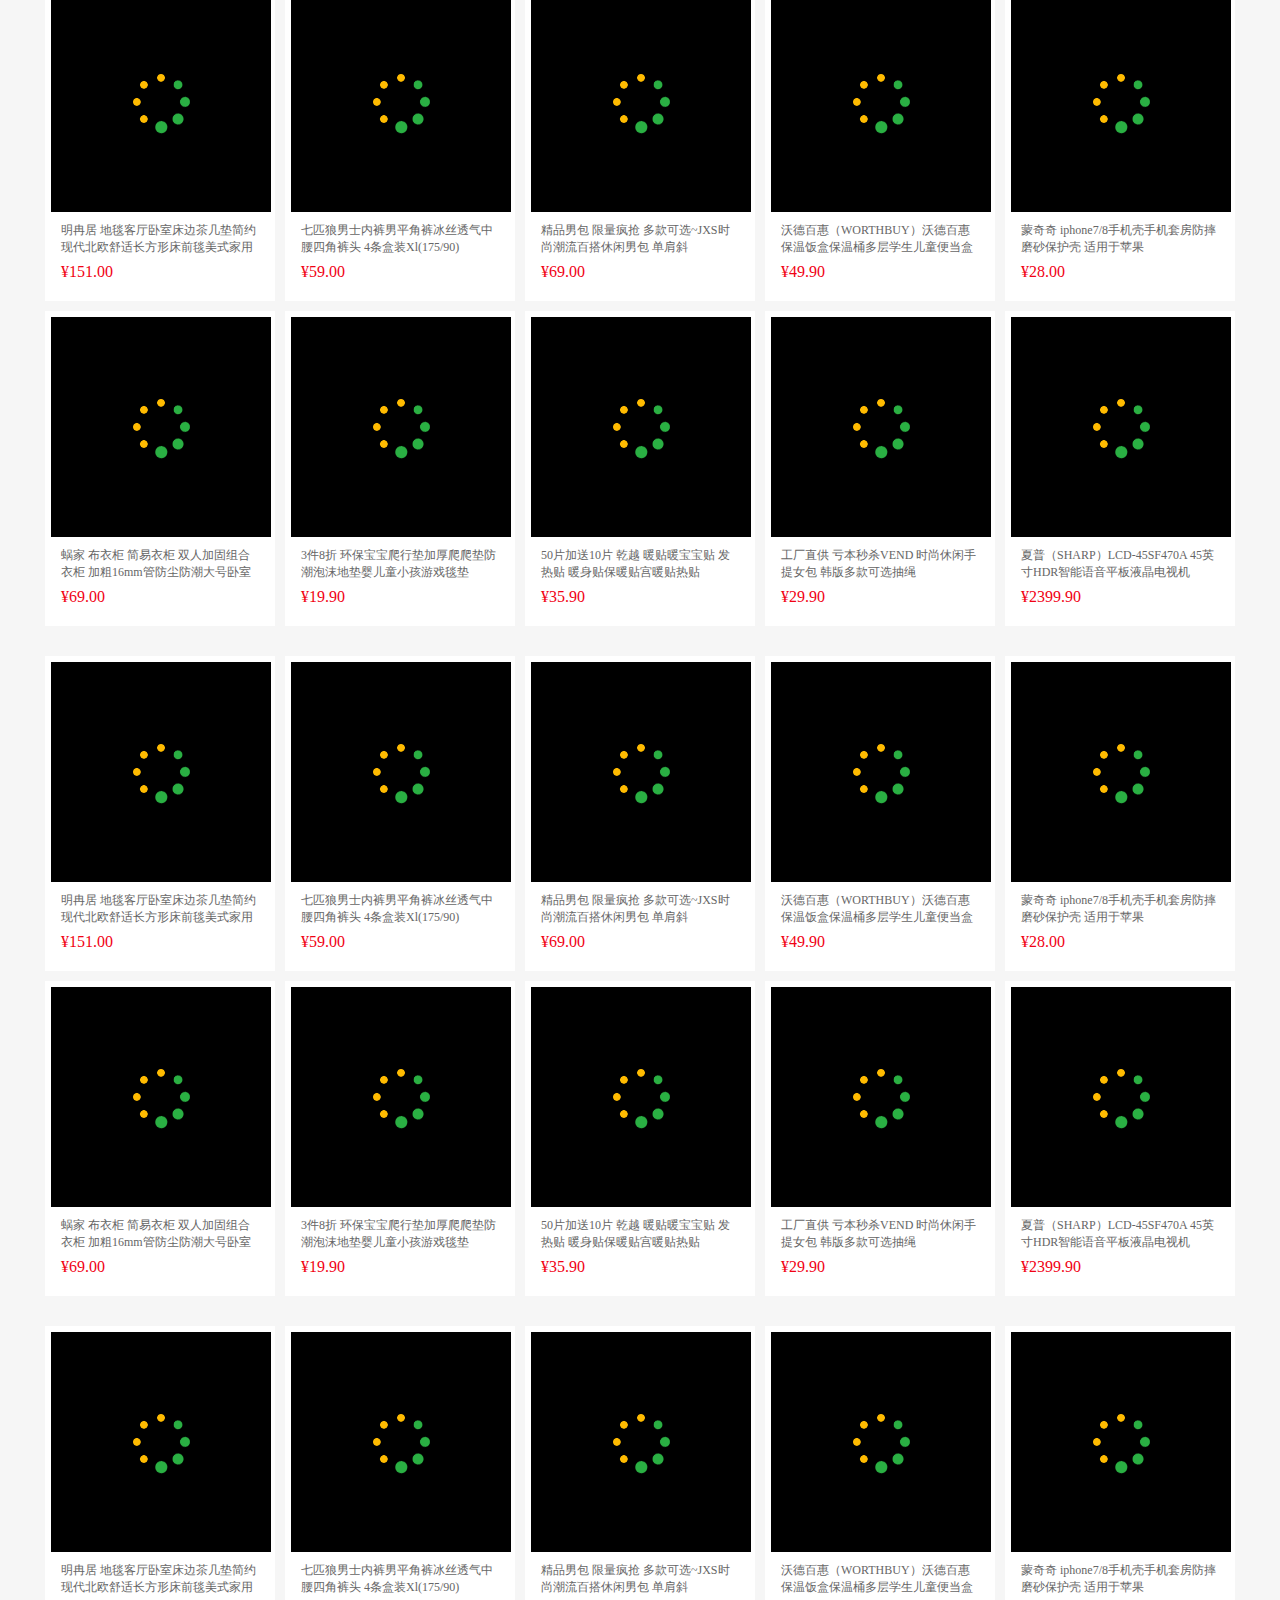
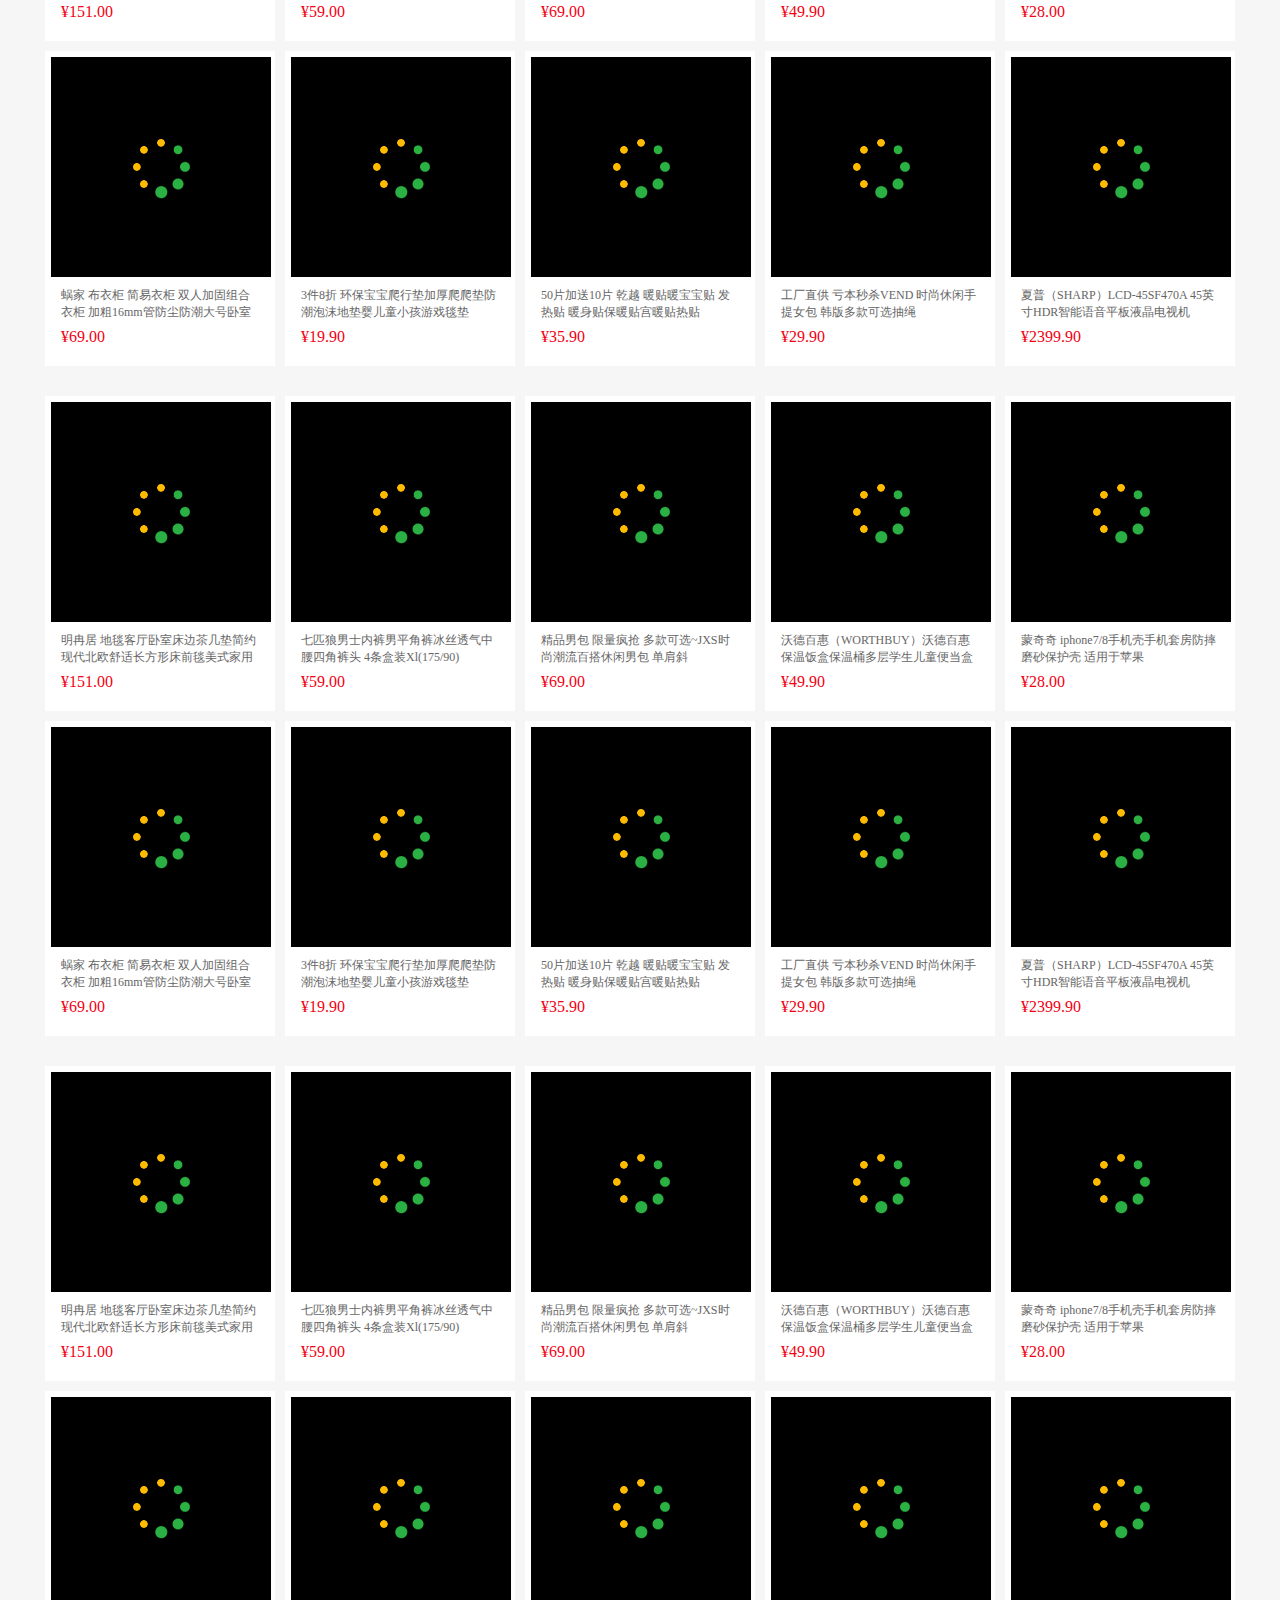
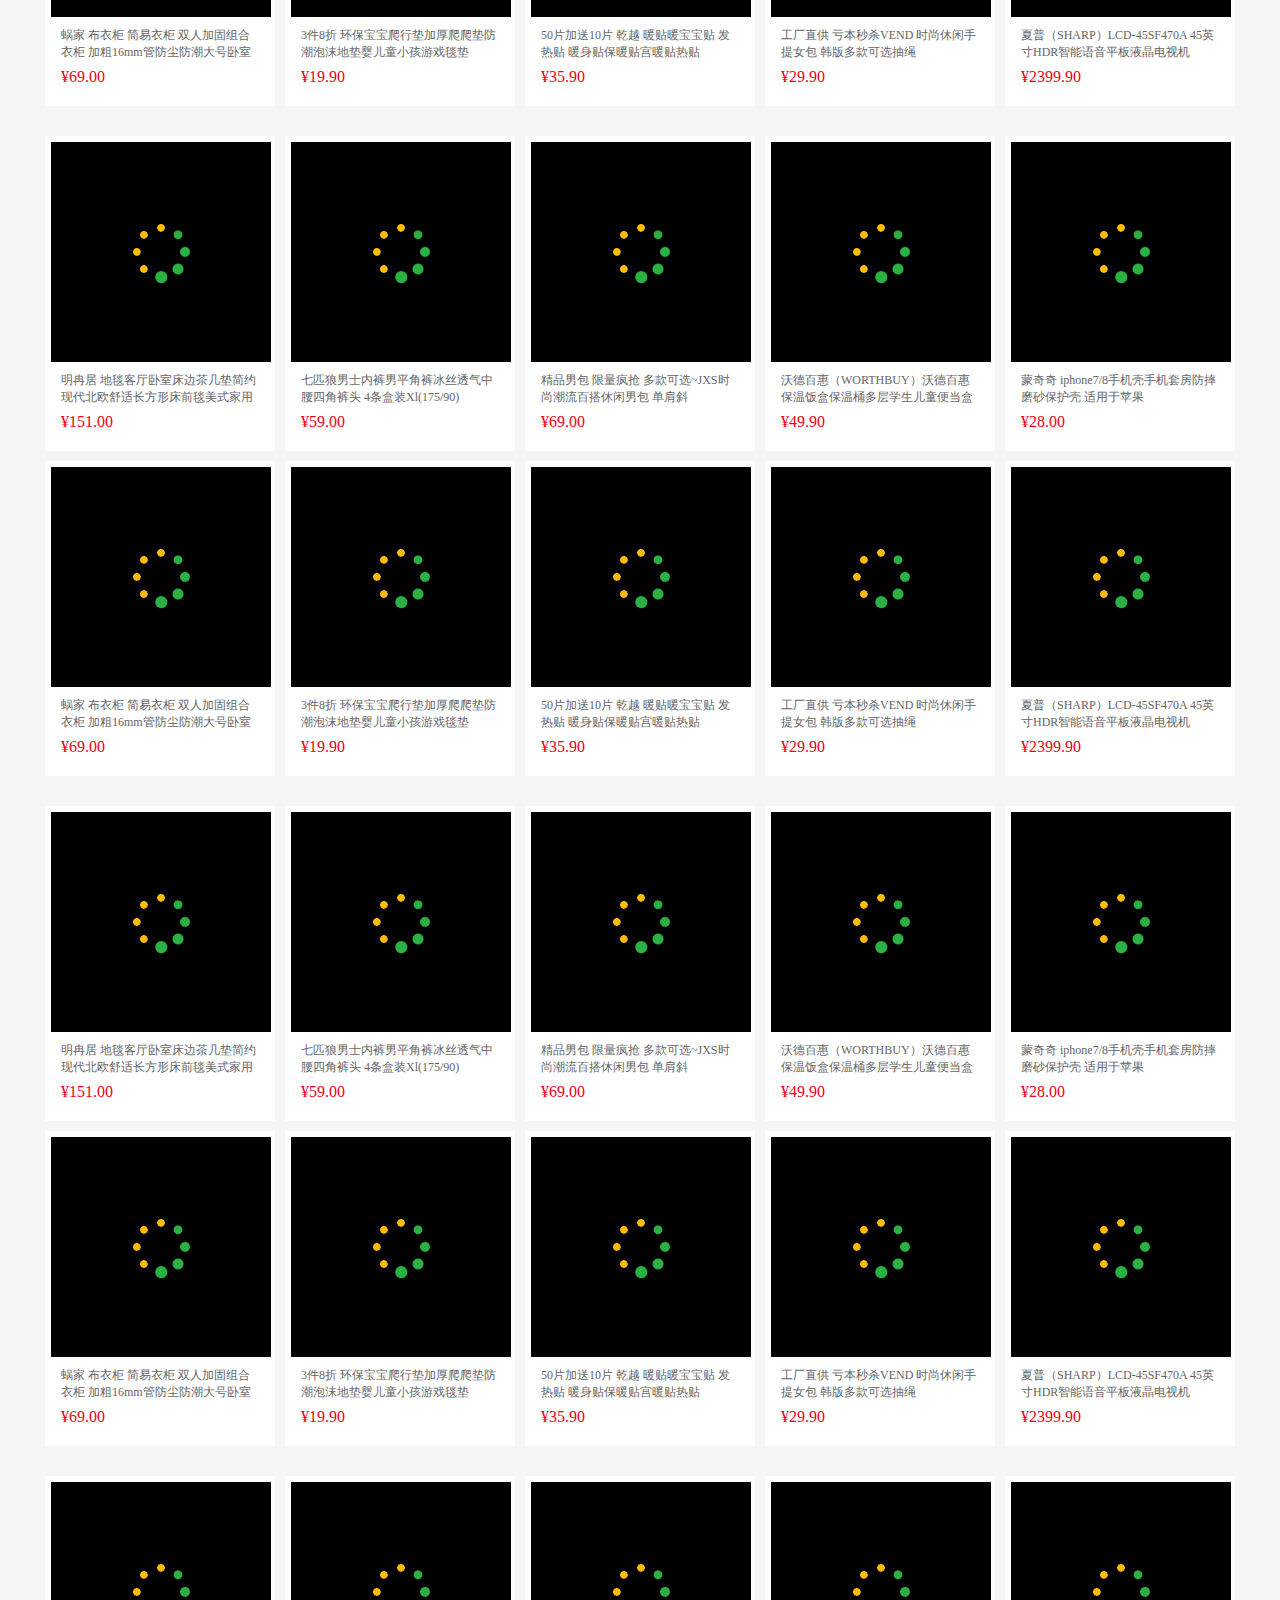
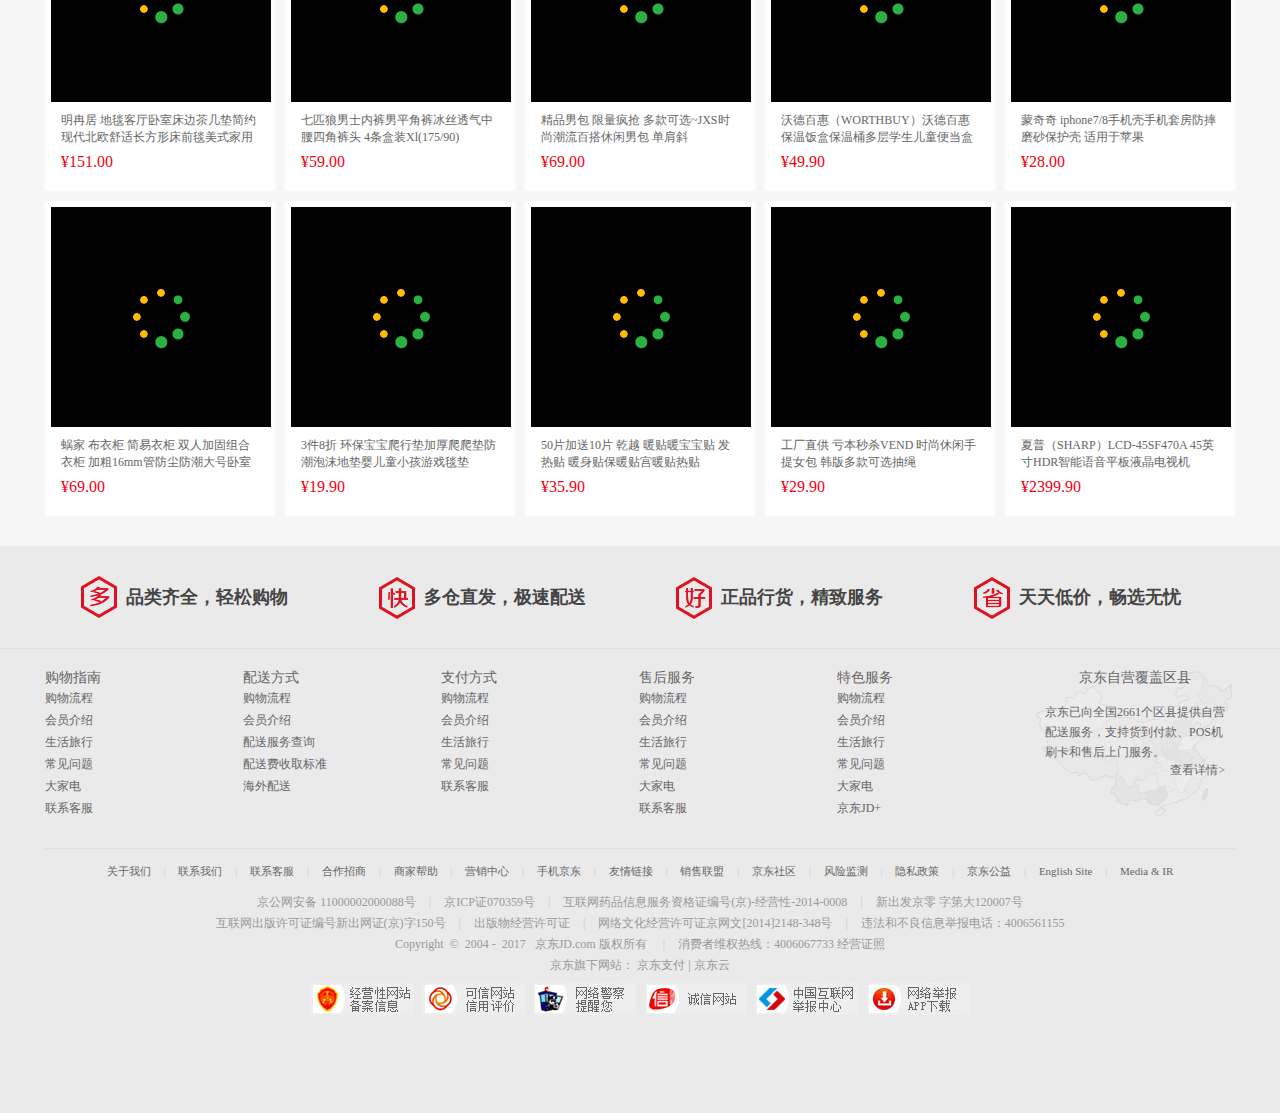
<file: dujianping-jingdong/index.html>
<!DOCTYPE html>
<html lang="en">
<head>
	<meta charset="UTF-8">
	<title>Document</title>
	<link rel="shortcut icon" href="img/logoico.jpg" type="image/x-icon">
	<script src="animate.js"></script>	
	<link rel="stylesheet" href="https://at.alicdn.com/t/font_467536_2abflsf9bbqyf1or.css">
	<link rel="stylesheet" href="css/index.css">

</head>
<body>
	<!-- 顶栏开始 -->
	<div class="top">
		<div class="top1">
			<a href="" class="top-dw"></a>
			<div class="top-1">
				<i class="iconfont icon-dingwei"></i>北京
			</div>
			<ul>
				<li><a href="">你好,请登录</a></li>
				<li><a href="">免费注册</a></li>
				<li></li>
				<li><a href="">我的订单</a></li>
				<li></li>
				<li><a class="a1" href="">我的京东<i class="iconfont icon-down"></i></a>
					<div class="top-dw2">
						<div class="top-dw3"></div>
						<div class="top-dw4">
							<div class="dw4-1">
								<a href="">待处理订单</a>
								<a href="">返修退换货</a>
								<a href="">降价商品</a>
							</div>
							<div class="dw4-1">
								<a href="">消息</a>
								<a href="">我的问题</a>
								<a href="">我的关注</a>
							</div>
						</div>
						<div class="top-dw4">
							<div class="dw4-1">
								<a href="">待处理订单</a>
								<a href="">返修退换货</a>
							</div>
							<div class="dw4-1 dw4-2">
								<a href="">我的问题</a>
								<a href="">我的关注</a>
							</div>
						</div>
					</div>
				</li>
				<li></li>
				<li><a href="">京东会员</a></li>
				<li></li>
				<li><a href="">企业采购</a></li>
				<li></li>
				<li><a class="a1" href="">客户服务<i class="iconfont icon-down"></i></a>
					<div class="top-dw2">
						<div class="top-dw3">
							<div class="top-dw4 Top-dw4">
								<div class="dw4-1 Dw4-1">
									<a href="">待处理订单</a>
									<a href="">返修退换货</a>
									<a href="">降价商品</a>
									<a href="">返修退换货</a>
									<a href="">降价商品</a>
								</div>
								<div class="dw4-1 Dw4-1">
									<a href="">消息</a>
									<a href="">我的问题</a>
									<a href="">我的关注</a>
									<a href="">返修退换货</a>
									<a href="">降价商品</a>
								</div>
								<div class="dw4-1 Dw4-1">
									<a href="">我的关注</a>
									<a href="">返修退换货</a>
									<a href="">降价商品</a>
									<a href="">我的问题</a>
									<a href="">我的关注</a>
								</div>
							</div>
						</div>
					</div>
				</li>
				<li></li>
				<li><a class="a1" href="">网站导航<i class="iconfont icon-down"></i></a>
					<div class=" top-dw44">
						<div class="top-dw444"></div>
							<div class="top-dw4 Top-dw4 top-dw6">
								<div class="dw4-1 Dw4-1">
									<a href="">待处理订单</a>
									<a href="">返修退换货</a>
									<a href="">降价商品</a>
									<a href="">返修退换货</a>
									<a href="">降价商品</a>
								</div>
								<div class="dw4-1 Dw4-1">
									<a href="">消息</a>
									<a href="">我的问题</a>
									<a href="">我的关注</a>
									<a href="">返修退换货</a>
									<a href="">降价商品</a>
								</div>
								<div class="dw4-1 Dw4-1">
									<a href="">我的关注</a>
									<a href="">返修退换货</a>
									<a href="">降价商品</a>
									<a href="">我的问题</a>
									<a href="">我的关注</a>
								</div>
							</div>
							<div class="top-dw4 Top-dw4 top-dw6">
								<div class="dw4-1 Dw4-1">
									<a href="">待处理订单</a>
									<a href="">返修退换货</a>
									<a href="">降价商品</a>
									<a href="">返修退换货</a>
									<a href="">降价商品</a>
								</div>
								<div class="dw4-1 Dw4-1">
									<a href="">消息</a>
									<a href="">我的问题</a>
									<a href="">我的关注</a>
									<a href="">返修退换货</a>
									<a href="">降价商品</a>
								</div>
								<div class="dw4-1 Dw4-1">
									<a href="">我的关注</a>
									<a href="">返修退换货</a>
									<a href="">降价商品</a>
									<a href="">我的问题</a>
									<a href="">我的关注</a>
								</div>
							</div>
							<div class="top-dw4 Top-dw4 top-dw6">
								<div class="dw4-1 Dw4-1">
									<a href="">待处理订单</a>
									<a href="">返修退换货</a>
									<a href="">降价商品</a>
									<a href="">返修退换货</a>
									<a href="">降价商品</a>
								</div>
								<div class="dw4-1 Dw4-1">
									<a href="">消息</a>
									<a href="">我的问题</a>
									<a href="">我的关注</a>
									<a href="">返修退换货</a>
									<a href="">降价商品</a>
								</div>
								<div class="dw4-1 Dw4-1">
									<a href="">我的关注</a>
									<a href="">返修退换货</a>
									<a href="">降价商品</a>
									<a href="">我的问题</a>
									<a href="">我的关注</a>
								</div>
							</div>
							<div class="top-dw4 Top-dw4 top-dw6 toptoptop">
								<div class="dw4-1 Dw4-1">
									<a href="">待处理订单</a>
									<a href="">返修退换货</a>
									<a href="">降价商品</a>
									<a href="">返修退换货</a>
									<a href="">降价商品</a>
								</div>
								<div class="dw4-1 Dw4-1">
									<a href="">消息</a>
									<a href="">我的问题</a>
									<a href="">我的关注</a>
									<a href="">返修退换货</a>
									<a href="">降价商品</a>
								</div>
								<div class="dw4-1 Dw4-1">
									<a href="">我的关注</a>
									<a href="">返修退换货</a>
									<a href="">降价商品</a>
									<a href="">我的问题</a>
									<a href="">我的关注</a>
								</div>
							</div>
						
					</div>
				</li>
				<li></li>
				<li class="li">
					<a href="">手机京东</a>
					<div class="wz-dw">
						<div class="wz-dw--1"></div>
					</div>
				</li>
			</ul>
		</div>
	</div>
	<!-- 顶栏结束 -->
	<!-- 搜索栏开始 -->
	<div class="sousuo">
		<div class="sousuo1">
			<div class="sousuo-top">
				<div class="s-top1">
					<input class="text" type="text" placeholder="努比亚手机">
					<button class="button">
						<strong class="iconfont icon-sousuo" style="color:#fff;
						font-size: 18px;"></strong>
					</button>
				</div>
				<a href="" class="s-top2">
					<i class="iconfont icon-gouwucheiconkong20x20"></i>
					我的购物车
					<i class="iconfont icon-0"></i>
				</a>
			</div>
			<div class="sousuo-center">
				<a href="">立减1111</a>
				<a href="">低至5折</a>
				<a href="">一元免邮</a>
				<a href="">5折嗨购</a>
				<a href="">套购日</a>
				<a href="">足浴盆木桶</a>
				<a href="">不锈钢蒸锅</a>
				<a href="">食品饮料</a>
				<a href="">办公室靠枕</a>
			</div>
			<div class="sousuo-bottom">
				<a href="">秒杀</a>
				<a href="">优惠券</a>
				<a href="">闪购</a>
				<a href="">拍卖</a>
				<span>|</span>
				<a href="">服装城</a>
				<a href="">京东超市</a>
				<a href="">生鲜</a>
				<a href="">全球购</a>
				<span>|</span>
				<a href="">京东金融</a>
			</div>
			<div class="sousuo-bottom-right"></div>
		</div>
	</div>
	<!-- 搜索栏结束 -->
	<!-- banan开始 -->
	<div class="banna">
		<div class="banna1">
			<ul class="b-left">
				<li>
					<a href="">家用电器</a>
					<div class="bn_dwdw">
						<div class="bn_dw1">
						<a href="">家电馆 &nbsp; &gt;</a>
						<a href="">乡镇专卖店 &nbsp; &gt;</a>
						<a href="">家电服务 &nbsp; &gt;</a>
						<a href="">家电企业购 &nbsp; &gt;</a>
						<a href="">商用电器 &nbsp; &gt;</a>
						<a href="">高端家电 &nbsp; &gt;</a>
						</div>
						<img src="img/images/dwdwdwdw_03.png" alt="">
				
						<div class="bn_dw2">
							<a href="">电视 &nbsp; &gt;</a>
							<a href="">曲面电视</a>
							<a href="">超薄电器</a>
							<a href="">HDR电视</a>
			
							<a href="">超薄电器</a>
							<a href="">超薄电器</a>
							<a href="">超薄电器</a>
							<a href="">超薄电器</a>
						</div>
						<div class="bn_dw2">
							<a href="">电视 &nbsp; &gt;</a>
							<a href="">曲面电视</a>
							<a href="">超薄电器</a>
							<a href="">HDR电视</a>
							<a href="">超薄电器</a>
							<a href="">超薄电器</a>
							<a href="">超薄电器</a>
							<a href="">超薄电器</a>
							<a href="">超薄电器</a>
							<a href="">超薄电器</a>
						</div>
						<div class="bn_dw2">
							<a href="">电视 &nbsp; &gt;</a>
							<a href="">曲面电视</a>
							<a href="">超薄电器</a>
							<a href="">HDR电视</a>
							<a href="">超薄电器</a>
							<a href="">超薄电器</a>
							<a href="">超薄电器</a>
							<a href="">超薄电器</a>
						</div>
						<div class="bn_dw2">
							<a href="">电视 &nbsp; &gt;</a>
							<a href="">曲面电视</a>
							<a href="">超薄电器</a>
							<a href="">HDR电视</a>
							<a href="">超薄电器</a>
							<a href="">超薄电器</a>
							<a href="">超薄电器</a>
							<a href="">超薄电器</a>
							<a href="">超薄电器</a>
							<a href="">超薄电器</a>
						</div>
						<div class="bn_dw2">
							<a href="">电视 &nbsp; &gt;</a>
							<a href="">曲面电视</a>
							<a href="">超薄电器</a>
							<a href="">HDR电视</a>
							<a href="">超薄电器</a>
							<a href="">超薄电器</a>
							<a href="">超薄电器</a>
							<a href="">超薄电器</a>
							<a href="">超薄电器</a>
						</div>
						<div class="bn_dw2">
							<a href="">电视 &nbsp; &gt;</a>
							<a href="">曲面电视</a>
							<a href="">超薄电器</a>
							<a href="">HDR电视</a>
							<a href="">超薄电器</a>
							<a href="">超薄电器</a>
						</div>
						<div class="bn_dw2">
							<a href="">电视 &nbsp; &gt;</a>
							<a href="">曲面电视</a>
							<a href="">超薄电器</a>
							<a href="">HDR电视</a>
							<a href="">超薄电器</a>
							<a href="">超薄电器</a>
							<a href="">超薄电器</a>
							<a href="">超薄电器</a>
						</div>
						<div class="bn_dw2">
							<a href="">电视 &nbsp; &gt;</a>
							<a href="">曲面电视</a>
							<a href="">超薄电器</a>
							<a href="">HDR电视</a>
							<a href="">超薄电器</a>
							<a href="">超薄电器</a>
							<a href="">超薄电器</a>
							<a href="">超薄电器</a>
							<a href="">超薄电器</a>
						</div>
						<div class="bn_dw2">
							<a href="">电视 &nbsp; &gt;</a>
							<a href="">曲面电视</a>
							<a href="">超薄电器</a>
							<a href="">HDR电视</a>
							<a href="">超薄电器</a>
							<a href="">超薄电器</a>
							<a href="">超薄电器</a>
							<a href="">超薄电器</a>
						</div>
						<div class="bn_dw2">
							<a href="">曲面电视&nbsp; &gt;</a>
							<a href="">超薄电器</a>
							<a href="">HDR电视</a>
							<a href="">超薄电器</a>
							<a href="">超薄电器</a>
							<a href="">超薄电器</a>
							<a href="">超薄电器</a>
							<a href="">超薄电器</a>
							<a href="">超薄电器</a>
						</div>
					</div>
				</li>

				<li>
					<a href="">手机</a><span>/</span>
					
					<a href="">运营商</a><span>/</span>
					
					<a href="">数码</a>
					<div class="bn_dwdw">
						<div class="bn_dw1">
							<a href="">家电馆 &nbsp; &gt;</a>
							<a href="">乡镇专卖店 &nbsp; &gt;</a>
							<a href="">家电服务 &nbsp; &gt;</a>
							<a href="">家电企业购 &nbsp; &gt;</a>
							<a href="">商用电器 &nbsp; &gt;</a>
							<a href="">高端家电 &nbsp; &gt;</a>
						</div>
						<img src="img/images/dwdwdwdw_03.png" alt="">
						<div class="bn_dw2">
							<a href="">电视 &nbsp; &gt;</a>
							<a href="">曲面电视</a>
							<a href="">超薄电器</a>
							<a href="">HDR电视</a>
							<a href="">超薄电器</a>
							<a href="">超薄电器</a>
							<a href="">超薄电器</a>
							<a href="">超薄电器</a>
							<a href="">超薄电器</a>
							<a href="">超薄电器</a>
						</div>
						<div class="bn_dw2">
							<a href="">电视 &nbsp; &gt;</a>
							<a href="">曲面电视</a>
							<a href="">HDR电视</a>
							<a href="">超薄电器</a>
							<a href="">超薄电器</a>
							<a href="">超薄电器</a>
							<a href="">超薄电器</a>
							<a href="">超薄电器</a>
							<a href="">超薄电器</a>
						</div>
						<div class="bn_dw2">
							<a href="">电视 &nbsp; &gt;</a>
							<a href="">曲面电视</a>
							<a href="">超薄电器</a>
							<a href="">HDR电视</a>
			
							<a href="">超薄电器</a>
							<a href="">超薄电器</a>
							<a href="">超薄电器</a>
							<a href="">超薄电器</a>
						</div>
						<div class="bn_dw2">
							<a href="">电视 &nbsp; &gt;</a>
							<a href="">曲面电视</a>
							<a href="">超薄电器</a>
							<a href="">HDR电视</a>
							<a href="">超薄电器</a>
							<a href="">超薄电器</a>
							<a href="">超薄电器</a>
							<a href="">超薄电器</a>
							<a href="">超薄电器</a>
							<a href="">超薄电器</a>
						</div>
						<div class="bn_dw2">
							<a href="">电视 &nbsp; &gt;</a>
							<a href="">曲面电视</a>
							<a href="">超薄电器</a>
							<a href="">HDR电视</a>
							<a href="">超薄电器</a>
							<a href="">超薄电器</a>
							<a href="">超薄电器</a>
							<a href="">超薄电器</a>
						</div>
						<div class="bn_dw2">
							<a href="">电视 &nbsp; &gt;</a>
							<a href="">曲面电视</a>
							<a href="">超薄电器</a>
							<a href="">HDR电视</a>
							<a href="">超薄电器</a>
							<a href="">超薄电器</a>
							<a href="">超薄电器</a>
							<a href="">超薄电器</a>
							<a href="">超薄电器</a>
							<a href="">超薄电器</a>
						</div>
						<div class="bn_dw2">
							<a href="">电视 &nbsp; &gt;</a>
							<a href="">曲面电视</a>
							<a href="">超薄电器</a>
							<a href="">HDR电视</a>
							<a href="">超薄电器</a>
							<a href="">超薄电器</a>
							<a href="">超薄电器</a>
							<a href="">超薄电器</a>
							<a href="">超薄电器</a>
						</div>
						<div class="bn_dw2">
							<a href="">电视 &nbsp; &gt;</a>
							<a href="">曲面电视</a>
							<a href="">超薄电器</a>
							<a href="">HDR电视</a>
							<a href="">超薄电器</a>
							<a href="">超薄电器</a>
						</div>
						<div class="bn_dw2">
							<a href="">电视 &nbsp; &gt;</a>
							<a href="">曲面电视</a>
							<a href="">超薄电器</a>
							<a href="">HDR电视</a>
							<a href="">超薄电器</a>
							<a href="">超薄电器</a>
							<a href="">超薄电器</a>
							<a href="">超薄电器</a>
						</div>
						<div class="bn_dw2">
							<a href="">电视 &nbsp; &gt;</a>
							<a href="">曲面电视</a>
							<a href="">超薄电器</a>
							<a href="">HDR电视</a>
							<a href="">超薄电器</a>
							<a href="">超薄电器</a>
							<a href="">超薄电器</a>
							<a href="">超薄电器</a>
							<a href="">超薄电器</a>
						</div>
						<div class="bn_dw2">
							<a href="">电视 &nbsp; &gt;</a>
							<a href="">曲面电视</a>
							<a href="">超薄电器</a>
							<a href="">HDR电视</a>
							<a href="">超薄电器</a>
							<a href="">超薄电器</a>
							<a href="">超薄电器</a>
							<a href="">超薄电器</a>
						</div>
						<div class="bn_dw2">
							<a href="">曲面电视&nbsp; &gt;</a>
							<a href="">超薄电器</a>
							<a href="">HDR电视</a>
							<a href="">超薄电器</a>
							<a href="">超薄电器</a>
							<a href="">超薄电器</a>
							<a href="">超薄电器</a>
							<a href="">超薄电器</a>
							<a href="">超薄电器</a>
						</div>
					</div>
				</li>

				<li>
					<a href="">电脑</a><span>/</span>
					
					<a href="">办公</a>
					<div class="bn_dwdw">
					<div class="bn_dw1">
						<a href="">家电馆 &nbsp; &gt;</a>
						<a href="">乡镇专卖店 &nbsp; &gt;</a>
						<a href="">家电服务 &nbsp; &gt;</a>
						<a href="">家电企业购 &nbsp; &gt;</a>
						<a href="">商用电器 &nbsp; &gt;</a>
						<a href="">高端家电 &nbsp; &gt;</a>
					</div>
					<img src="img/images/dwdwdwdw_03.png" alt="">
					<div class="bn_dw2">
						<a href="">电视 &nbsp; &gt;</a>
						<a href="">曲面电视</a>
						<a href="">超薄电器</a>
						<a href="">HDR电视</a>
		
						<a href="">超薄电器</a>
						<a href="">超薄电器</a>
						<a href="">超薄电器</a>
					</div>
					<div class="bn_dw2">
						<a href="">电视 &nbsp; &gt;</a>
						<a href="">曲面电视</a>
						<a href="">HDR电视</a>
	
						<a href="">超薄电器</a>
						<a href="">超薄电器</a>
						<a href="">超薄电器</a>
						<a href="">超薄电器</a>
					</div>
						<div class="bn_dw2">
						<a href="">电视 &nbsp; &gt;</a>
						<a href="">曲面电视</a>
						<a href="">超薄电器</a>
						<a href="">HDR电视</a>
		
						<a href="">超薄电器</a>
						<a href="">超薄电器</a>
						<a href="">超薄电器</a>
					</div>
					<div class="bn_dw2">
						<a href="">电视 &nbsp; &gt;</a>
						<a href="">曲面电视</a>
						<a href="">HDR电视</a>
	
						<a href="">超薄电器</a>
						<a href="">超薄电器</a>
						<a href="">超薄电器</a>
						<a href="">超薄电器</a>
					</div>
					<div class="bn_dw2">
						<a href="">电视 &nbsp; &gt;</a>
						<a href="">曲面电视</a>
						<a href="">超薄电器</a>
						<a href="">HDR电视</a>
		

						<a href="">超薄电器</a>
						<a href="">超薄电器</a>
					</div>
					<div class="bn_dw2">
						<a href="">电视 &nbsp; &gt;</a>
						<a href="">曲面电视</a>
						<a href="">超薄电器</a>
						<a href="">HDR电视</a>
						<a href="">超薄电器</a>
						<a href="">超薄电器</a>
						<a href="">超薄电器</a>
						<a href="">超薄电器</a>
					</div>
					<div class="bn_dw2">
						<a href="">电视 &nbsp; &gt;</a>
						<a href="">曲面电视</a>
		
						<a href="">超薄电器</a>
					</div>
					<div class="bn_dw2">
						<a href="">电视 &nbsp; &gt;</a>
						<a href="">曲面电视</a>
						<a href="">超薄电器</a>
						<a href="">HDR电视</a>
						<a href="">超薄电器</a>
						<a href="">超薄电器</a>
						<a href="">超薄电器</a>
						<a href="">超薄电器</a>
					</div>
					<div class="bn_dw2">
						<a href="">电视 &nbsp; &gt;</a>
						<a href="">曲面电视</a>
						<a href="">超薄电器</a>
				
						<a href="">超薄电器</a>
						<a href="">超薄电器</a>
						<a href="">超薄电器</a>
					</div>
					<div class="bn_dw2">
						<a href="">电视 &nbsp; &gt;</a>
						<a href="">曲面电视</a>
						<a href="">超薄电器</a>
						<a href="">HDR电视</a>
						<a href="">超薄电器</a>
						<a href="">超薄电器</a>
						<a href="">超薄电器</a>
						<a href="">超薄电器</a>
					</div>
					<div class="bn_dw2">
						<a href="">曲面电视&nbsp; &gt;</a>
						<a href="">超薄电器</a>
						<a href="">HDR电视</a>
		
						<a href="">超薄电器</a>
						<a href="">超薄电器</a>
						<a href="">超薄电器</a>
						<a href="">超薄电器</a>
					</div>
					</div>
				</li>

				<li>
					<a href="">家居</a><span>/</span>
					
					<a href="">家具</a><span>/</span>
					
					<a href="">家装</a><span>/</span>
					
					<a href="">厨具</a>
					<div class="bn_dwdw">
						<div class="bn_dw1">
							<a href="">家电馆 &nbsp; &gt;</a>
							<a href="">乡镇专卖店 &nbsp; &gt;</a>
							<a href="">家电服务 &nbsp; &gt;</a>
							<a href="">家电企业购 &nbsp; &gt;</a>
							<a href="">商用电器 &nbsp; &gt;</a>
							<a href="">高端家电 &nbsp; &gt;</a>
						</div>
						<img src="img/images/dwdwdwdw_03.png" alt="">
						<div class="bn_dw2">
							<a href="">电视 &nbsp; &gt;</a>
							<a href="">曲面电视</a>
							<a href="">超薄电器</a>
							<a href="">HDR电视</a>
			
							<a href="">超薄电器</a>
							<a href="">超薄电器</a>
							<a href="">超薄电器</a>
						</div>
						<div class="bn_dw2">
							<a href="">电视 &nbsp; &gt;</a>
							<a href="">曲面电视</a>
							<a href="">HDR电视</a>
		
							<a href="">超薄电器</a>
							<a href="">超薄电器</a>
							<a href="">超薄电器</a>
							<a href="">超薄电器</a>
						</div>
						<div class="bn_dw2">
							<a href="">电视 &nbsp; &gt;</a>
							<a href="">曲面电视</a>
							<a href="">超薄电器</a>
							<a href="">HDR电视</a>
			
							<a href="">超薄电器</a>
							<a href="">超薄电器</a>
							<a href="">超薄电器</a>
							<a href="">超薄电器</a>
						</div>
						<div class="bn_dw2">
							<a href="">电视 &nbsp; &gt;</a>
							<a href="">曲面电视</a>
							<a href="">超薄电器</a>
							<a href="">HDR电视</a>
							<a href="">超薄电器</a>
							<a href="">超薄电器</a>
							<a href="">超薄电器</a>
							<a href="">超薄电器</a>
						</div>
						<div class="bn_dw2">
							<a href="">电视 &nbsp; &gt;</a>
							<a href="">曲面电视</a>
							<a href="">超薄电器</a>
							<a href="">HDR电视</a>
							<a href="">超薄电器</a>
							<a href="">超薄电器</a>
						</div>
						<div class="bn_dw2">
							<a href="">电视 &nbsp; &gt;</a>
							<a href="">曲面电视</a>
							<a href="">超薄电器</a>
							<a href="">HDR电视</a>
							<a href="">超薄电器</a>
							<a href="">超薄电器</a>
							<a href="">超薄电器</a>
							<a href="">超薄电器</a>
						</div>
						<div class="bn_dw2">
							<a href="">电视 &nbsp; &gt;</a>
							<a href="">曲面电视</a>
							<a href="">超薄电器</a>
							<a href="">HDR电视</a>
							<a href="">超薄电器</a>
							<a href="">超薄电器</a>
							<a href="">超薄电器</a>
							<a href="">超薄电器</a>
							<a href="">超薄电器</a>
						</div>
						<div class="bn_dw2">
							<a href="">电视 &nbsp; &gt;</a>
							<a href="">曲面电视</a>
							<a href="">超薄电器</a>
							<a href="">HDR电视</a>
							<a href="">超薄电器</a>
							<a href="">超薄电器</a>
							<a href="">超薄电器</a>
							<a href="">超薄电器</a>
						</div>
						<div class="bn_dw2">
							<a href="">曲面电视&nbsp; &gt;</a>
							<a href="">超薄电器</a>
							<a href="">HDR电视</a>
							<a href="">超薄电器</a>
							<a href="">超薄电器</a>
							<a href="">超薄电器</a>
							<a href="">超薄电器</a>
							<a href="">超薄电器</a>
							<a href="">超薄电器</a>
						</div>
					</div>
				</li>

				<li>
					<a href="">男装</a><span>/</span>
					
					<a href="">女装</a><span>/</span>
					<a href="">童装</a><span>/</span>
					
					<a href="">内衣</a>
					<div class="bn_dwdw">
						<div class="bn_dw1">
							<a href="">家电馆 &nbsp; &gt;</a>
							<a href="">乡镇专卖店 &nbsp; &gt;</a>
							<a href="">家电服务 &nbsp; &gt;</a>
							<a href="">家电企业购 &nbsp; &gt;</a>
							<a href="">商用电器 &nbsp; &gt;</a>
							<a href="">高端家电 &nbsp; &gt;</a>
						</div>
						<img src="img/images/dwdwdwdw_03.png" alt="">
						<div class="bn_dw2">
							<a href="">电视 &nbsp; &gt;</a>
							<a href="">曲面电视</a>
							<a href="">超薄电器</a>
							<a href="">HDR电视</a>
							<a href="">超薄电器</a>
							<a href="">超薄电器</a>
							<a href="">超薄电器</a>
							<a href="">超薄电器</a>
							<a href="">超薄电器</a>
						</div>
						<div class="bn_dw2">
							<a href="">电视 &nbsp; &gt;</a>
							<a href="">曲面电视</a>
							<a href="">HDR电视</a>
							<a href="">超薄电器</a>
							<a href="">超薄电器</a>
							<a href="">超薄电器</a>
							<a href="">超薄电器</a>
							<a href="">超薄电器</a>
							<a href="">超薄电器</a>
						</div>
						<div class="bn_dw2">
							<a href="">电视 &nbsp; &gt;</a>
							<a href="">曲面电视</a>
							<a href="">超薄电器</a>
							<a href="">HDR电视</a>
			
							<a href="">超薄电器</a>
							<a href="">超薄电器</a>
							<a href="">超薄电器</a>
							<a href="">超薄电器</a>
						</div>
						<div class="bn_dw2">
							<a href="">电视 &nbsp; &gt;</a>
							<a href="">曲面电视</a>
							<a href="">超薄电器</a>
							<a href="">HDR电视</a>
							<a href="">超薄电器</a>
							<a href="">超薄电器</a>
							<a href="">超薄电器</a>
							<a href="">超薄电器</a>
						</div>
						<div class="bn_dw2">
							<a href="">电视 &nbsp; &gt;</a>
							<a href="">曲面电视</a>
							<a href="">超薄电器</a>
							<a href="">超薄电器</a>>
							<a href="">超薄电器</a>
						</div>
						<div class="bn_dw2">
							<a href="">电视 &nbsp; &gt;</a>
							<a href="">曲面电视</a>
							<a href="">超薄电器</a>
							<a href="">HDR电视</a>
							<a href="">超薄电器</a>
							<a href="">超薄电器</a>
							<a href="">超薄电器</a>
							<a href="">超薄电器</a>
							<a href="">超薄电器</a>
						</div>
						<div class="bn_dw2">
							<a href="">电视 &nbsp; &gt;</a>
							<a href="">曲面电视</a>
							<a href="">超薄电器</a>
							<a href="">HDR电视</a>
							<a href="">超薄电器</a>
							<a href="">超薄电器</a>
						</div>
						<div class="bn_dw2">
							<a href="">电视 &nbsp; &gt;</a>
							<a href="">曲面电视</a>
							<a href="">超薄电器</a>
							<a href="">HDR电视</a>
							<a href="">超薄电器</a>
							<a href="">超薄电器</a>
							<a href="">超薄电器</a>
							<a href="">超薄电器</a>
						</div>
						<div class="bn_dw2">
							<a href="">电视 &nbsp; &gt;</a>
							<a href="">曲面电视</a>
							<a href="">超薄电器</a>
							<a href="">HDR电视</a>
							<a href="">超薄电器</a>
							<a href="">超薄电器</a>
							<a href="">超薄电器</a>
							<a href="">超薄电器</a>
							<a href="">超薄电器</a>
						</div>
						<div class="bn_dw2">
							<a href="">电视 &nbsp; &gt;</a>
							<a href="">曲面电视</a>
							<a href="">超薄电器</a>
							<a href="">HDR电视</a>
							<a href="">超薄电器</a>
							<a href="">超薄电器</a>
							<a href="">超薄电器</a>
							<a href="">超薄电器</a>
						</div>
						<div class="bn_dw2">
							<a href="">曲面电视&nbsp; &gt;</a>
							<a href="">超薄电器</a>
							<a href="">HDR电视</a>
							<a href="">超薄电器</a>
							<a href="">超薄电器</a>
							<a href="">超薄电器</a>
							<a href="">超薄电器</a>
							<a href="">超薄电器</a>
							<a href="">超薄电器</a>
						</div>
					</div>
				</li>

				<li>
					<a href="">美妆个护</a><span>/</span>
					
					<a href="">宠物</a>
					<div class="bn_dwdw">
						<div class="bn_dw1">
							<a href="">家电馆 &nbsp; &gt;</a>
							<a href="">乡镇专卖店 &nbsp; &gt;</a>
							<a href="">家电服务 &nbsp; &gt;</a>
							<a href="">家电企业购 &nbsp; &gt;</a>
							<a href="">商用电器 &nbsp; &gt;</a>
							<a href="">高端家电 &nbsp; &gt;</a>
						</div>
						<img src="img/images/dwdwdwdw_03.png" alt="">
						<div class="bn_dw2">
							<a href="">电视 &nbsp; &gt;</a>
							<a href="">曲面电视</a>
							<a href="">超薄电器</a>
							<a href="">HDR电视</a>
			
							<a href="">超薄电器</a>
							<a href="">超薄电器</a>
							<a href="">超薄电器</a>
						</div>
						<div class="bn_dw2">
							<a href="">电视 &nbsp; &gt;</a>
							<a href="">曲面电视</a>
							<a href="">HDR电视</a>
		
							<a href="">超薄电器</a>
							<a href="">超薄电器</a>
							<a href="">超薄电器</a>
							<a href="">超薄电器</a>
						</div>
						<div class="bn_dw2">
							<a href="">电视 &nbsp; &gt;</a>
							<a href="">曲面电视</a>
							<a href="">超薄电器</a>
							<a href="">HDR电视</a>
			
							<a href="">超薄电器</a>
							<a href="">超薄电器</a>
							<a href="">超薄电器</a>
							<a href="">超薄电器</a>
						</div>
						<div class="bn_dw2">
							<a href="">电视 &nbsp; &gt;</a>
							<a href="">曲面电视</a>
							<a href="">超薄电器</a>
							<a href="">HDR电视</a>
							<a href="">超薄电器</a>
							<a href="">超薄电器</a>
							<a href="">超薄电器</a>
							<a href="">超薄电器</a>
						</div>
						<div class="bn_dw2">
							<a href="">电视 &nbsp; &gt;</a>
							<a href="">曲面电视</a>
							<a href="">超薄电器</a>
							<a href="">HDR电视</a>
							<a href="">超薄电器</a>
							<a href="">超薄电器</a>
						</div>
						<div class="bn_dw2">
							<a href="">电视 &nbsp; &gt;</a>
							<a href="">曲面电视</a>
							<a href="">超薄电器</a>
							<a href="">HDR电视</a>
							<a href="">超薄电器</a>
							<a href="">超薄电器</a>
							<a href="">超薄电器</a>
							<a href="">超薄电器</a>
						</div>
						<div class="bn_dw2">
							<a href="">电视 &nbsp; &gt;</a>
							<a href="">曲面电视</a>
							<a href="">超薄电器</a>
							<a href="">HDR电视</a>
							<a href="">超薄电器</a>
							<a href="">超薄电器</a>
							<a href="">超薄电器</a>
							<a href="">超薄电器</a>
							<a href="">超薄电器</a>
						</div>
						<div class="bn_dw2">
							<a href="">电视 &nbsp; &gt;</a>
							<a href="">曲面电视</a>
							<a href="">超薄电器</a>
							<a href="">HDR电视</a>
							<a href="">超薄电器</a>
							<a href="">超薄电器</a>
							<a href="">超薄电器</a>
							<a href="">超薄电器</a>
						</div>
						<div class="bn_dw2">
							<a href="">曲面电视&nbsp; &gt;</a>
							<a href="">超薄电器</a>
							<a href="">HDR电视</a>
							<a href="">超薄电器</a>
							<a href="">超薄电器</a>
							<a href="">超薄电器</a>
							<a href="">超薄电器</a>
							<a href="">超薄电器</a>
							<a href="">超薄电器</a>
						</div>
					</div>
				</li>

				<li>
					<a href="">女鞋</a><span>/</span>
					
					<a href="">箱包</a><span>/</span>
					
					<a href="">钟表</a><span>/</span>
					
					<a href="">珠宝</a>	
					<div class="bn_dwdw">
						<div class="bn_dw1">
							<a href="">家电馆 &nbsp; &gt;</a>
							<a href="">乡镇专卖店 &nbsp; &gt;</a>
							<a href="">家电服务 &nbsp; &gt;</a>
							<a href="">家电企业购 &nbsp; &gt;</a>
							<a href="">商用电器 &nbsp; &gt;</a>
							<a href="">高端家电 &nbsp; &gt;</a>
						</div>
						<img src="img/images/dwdwdwdw_03.png" alt="">
						<div class="bn_dw2">
							<a href="">电视 &nbsp; &gt;</a>
							<a href="">曲面电视</a>
							<a href="">超薄电器</a>
							<a href="">HDR电视</a>
							<a href="">超薄电器</a>
				
							<a href="">超薄电器</a>
							<a href="">超薄电器</a>
							<a href="">超薄电器</a>
						</div>
						<div class="bn_dw2">
							<a href="">电视 &nbsp; &gt;</a>
							<a href="">曲面电视</a>
							<a href="">HDR电视</a>
							<a href="">超薄电器</a>
							<a href="">超薄电器</a>
							<a href="">超薄电器</a>
							<a href="">超薄电器</a>
							<a href="">超薄电器</a>
							<a href="">超薄电器</a>
						</div>
						<div class="bn_dw2">
							<a href="">电视 &nbsp; &gt;</a>
							<a href="">曲面电视</a>
							<a href="">超薄电器</a>
							<a href="">HDR电视</a>
			
							<a href="">超薄电器</a>
							<a href="">超薄电器</a>
							<a href="">超薄电器</a>
							<a href="">超薄电器</a>
						</div>
						<div class="bn_dw2">
							<a href="">电视 &nbsp; &gt;</a>
							<a href="">曲面电视</a>
							<a href="">超薄电器</a>
							<a href="">HDR电视</a>
							<a href="">超薄电器</a>
							<a href="">超薄电器</a>
			
							<a href="">超薄电器</a>
							<a href="">超薄电器</a>
						</div>
						<div class="bn_dw2">
							<a href="">电视 &nbsp; &gt;</a>
							<a href="">曲面电视</a>
							<a href="">超薄电器</a>
							<a href="">HDR电视</a>
							<a href="">超薄电器</a>
							<a href="">超薄电器</a>
						</div>
						<div class="bn_dw2">
							<a href="">电视 &nbsp; &gt;</a>
							<a href="">曲面电视</a>
							<a href="">超薄电器</a>
							<a href="">HDR电视</a>
			
							<a href="">超薄电器</a>
							<a href="">超薄电器</a>
							<a href="">超薄电器</a>
						</div>
						<div class="bn_dw2">
							<a href="">电视 &nbsp; &gt;</a>
							<a href="">曲面电视</a>
							<a href="">超薄电器</a>
							<a href="">HDR电视</a>

							<a href="">超薄电器</a>
							<a href="">超薄电器</a>
						</div>
						<div class="bn_dw2">
							<a href="">电视 &nbsp; &gt;</a>
							<a href="">曲面电视</a>
							<a href="">超薄电器</a>
							<a href="">HDR电视</a>
							<a href="">超薄电器</a>
							<a href="">超薄电器</a>
						</div>
						<div class="bn_dw2">
							<a href="">电视 &nbsp; &gt;</a>
							<a href="">曲面电视</a>
							<a href="">超薄电器</a>
							<a href="">HDR电视</a>
							<a href="">超薄电器</a>
							<a href="">超薄电器</a>
							<a href="">超薄电器</a>
							<a href="">超薄电器</a>
						</div>
							<div class="bn_dw2">
							<a href="">电视 &nbsp; &gt;</a>
							<a href="">曲面电视</a>
							<a href="">超薄电器</a>
							<a href="">HDR电视</a>

							<a href="">超薄电器</a>
							<a href="">超薄电器</a>
						</div>
						<div class="bn_dw2">
							<a href="">电视 &nbsp; &gt;</a>
							<a href="">曲面电视</a>
							<a href="">超薄电器</a>
							<a href="">HDR电视</a>
							<a href="">超薄电器</a>
							<a href="">超薄电器</a>
						</div>
						<div class="bn_dw2">
							<a href="">电视 &nbsp; &gt;</a>
							<a href="">曲面电视</a>
							<a href="">超薄电器</a>
							<a href="">HDR电视</a>
							<a href="">超薄电器</a>
							<a href="">超薄电器</a>
							<a href="">超薄电器</a>
							<a href="">超薄电器</a>
						</div>
						<div class="bn_dw2">
							<a href="">电视 &nbsp; &gt;</a>
							<a href="">曲面电视</a>
		
							<a href="">超薄电器</a>
							<a href="">超薄电器</a>
							<a href="">超薄电器</a>
							<a href="">超薄电器</a>
						</div>
						<div class="bn_dw2">
							<a href="">电视 &nbsp; &gt;</a>
							<a href="">曲面电视</a>
							<a href="">超薄电器</a>
							<a href="">HDR电视</a>
							<a href="">超薄电器</a>
							<a href="">超薄电器</a>
							<a href="">超薄电器</a>
						</div>
						<div class="bn_dw2">
							<a href="">曲面电视&nbsp; &gt;</a>
							<a href="">超薄电器</a>
							<a href="">HDR电视</a>
							<a href="">超薄电器</a>
							<a href="">超薄电器</a>

							<a href="">超薄电器</a>
						</div>
					</div>
				</li>

				<li>
					<a href="">男鞋</a><span>/</span>
					
					<a href="">运动</a><span>/</span>
					
					<a href="">户外</a>
					<div class="bn_dwdw">
						<div class="bn_dw1">
							<a href="">家电馆 &nbsp; &gt;</a>
							<a href="">乡镇专卖店 &nbsp; &gt;</a>
							<a href="">家电服务 &nbsp; &gt;</a>
							<a href="">家电企业购 &nbsp; &gt;</a>
							<a href="">商用电器 &nbsp; &gt;</a>
							<a href="">高端家电 &nbsp; &gt;</a>
						</div>
						<img src="img/images/dwdwdwdw_03.png" alt="">
						<div class="bn_dw2">
							<a href="">电视 &nbsp; &gt;</a>
							<a href="">曲面电视</a>
							<a href="">超薄电器</a>
							<a href="">HDR电视</a>
							<a href="">超薄电器</a>
				
							<a href="">超薄电器</a>
							<a href="">超薄电器</a>
							<a href="">超薄电器</a>
						</div>
						<div class="bn_dw2">
							<a href="">电视 &nbsp; &gt;</a>
							<a href="">曲面电视</a>
							<a href="">HDR电视</a>
							<a href="">超薄电器</a>
							<a href="">超薄电器</a>
							<a href="">超薄电器</a>
							<a href="">超薄电器</a>
							<a href="">超薄电器</a>
							<a href="">超薄电器</a>
						</div>
						<div class="bn_dw2">
							<a href="">电视 &nbsp; &gt;</a>
							<a href="">曲面电视</a>
							<a href="">超薄电器</a>
							<a href="">HDR电视</a>
			
							<a href="">超薄电器</a>
							<a href="">超薄电器</a>
							<a href="">超薄电器</a>
							<a href="">超薄电器</a>
						</div>
						<div class="bn_dw2">
							<a href="">电视 &nbsp; &gt;</a>
							<a href="">曲面电视</a>
							<a href="">超薄电器</a>
							<a href="">HDR电视</a>
							<a href="">超薄电器</a>
							<a href="">超薄电器</a>
			
							<a href="">超薄电器</a>
							<a href="">超薄电器</a>
						</div>
						<div class="bn_dw2">
							<a href="">电视 &nbsp; &gt;</a>
							<a href="">曲面电视</a>
							<a href="">超薄电器</a>
							<a href="">HDR电视</a>
							<a hre
							<a href="">超薄电器</a>
						</div>
						<div class="bn_dw2">
							<a href="">电视 &nbsp; &gt;</a>
							<a href="">曲面电视</a>
							<a href="">超薄电器</a>
							<a href="">HDR电视</a>
			
							<a href="">超薄电器</a>
							<a href="">超薄电器</a>
							<a href="">超薄电器</a>
						</div>
						<div class="bn_dw2">
							<a href="">电视 &nbsp; &gt;</a>
							<a href="">曲面电视</a>
							<a href="">超薄电器</a>
							<a href="">HDR电视</a>

							<a href="">超薄电器</a>
							<a href="">超薄电器</a>
						</div>
						<div class="bn_dw2">
							<a href="">电视 &nbsp; &gt;</a>
							<a href="">曲面电视</a>
							<a href="">超薄电器</a>
							<a href="">HDR电视</a>
							<a href="">超薄电器</a>
							<a href="">超薄电器</a>
						</div>
						<div class="bn_dw2">
							<a href="">电视 &nbsp; &gt;</a>
							<a href="">曲面电视</a>
							<a href="">超薄电器</a>
							<a href="">HDR电视</a>
							<a href="">超薄电器</a>
							<a href="">超薄电器</a>
							<a href="">超薄电器</a>
							<a href="">超薄电器</a>
						</div>
						<div class="bn_dw2">
							<a href="">电视 &nbsp; &gt;</a>
							<a href="">曲面电视</a>
		
							<a href="">超薄电器</a>
							<a href="">超薄电器</a>
							<a href="">超薄电器</a>
							<a href="">超薄电器</a>
						</div>
						<div class="bn_dw2">
							<a href="">电视 &nbsp; &gt;</a>
							<a href="">曲面电视</a>
							<a href="">超薄电器</a>
							<a href="">HDR电视</a>
							<a href="">超薄电器</a>
							<a href="">超薄电器</a>
							<a href="">超薄电器</a>
						</div>
						<div class="bn_dw2">
							<a href="">曲面电视&nbsp; &gt;</a>
							<a href="">超薄电器</a>
							<a href="">HDR电视</a>
							<a href="">超薄电器</a>
							<a href="">超薄电器</a>

							<a href="">超薄电器</a>
						</div>
					</div>
				</li>

				<li>
					<a href="">汽车</a><span>/</span>
					
					<a href="">汽车用品</a>
					<div class="bn_dwdw">
						<div class="bn_dw1">
							<a href="">家电馆 &nbsp; &gt;</a>
							<a href="">乡镇专卖店 &nbsp; &gt;</a>
							<a href="">家电服务 &nbsp; &gt;</a>
							<a href="">家电企业购 &nbsp; &gt;</a>
							<a href="">商用电器 &nbsp; &gt;</a>
							<a href="">高端家电 &nbsp; &gt;</a>
						</div>
						<img src="img/images/dwdwdwdw_03.png" alt="">
						<div class="bn_dw2">
							<a href="">电视 &nbsp; &gt;</a>
							<a href="">曲面电视</a>
							<a href="">超薄电器</a>
							<a href="">HDR电视</a>
							<a href="">超薄电器</a>
							<a href="">超薄电器</a>
							<a href="">超薄电器</a>
							<a href="">超薄电器</a>
							<a href="">超薄电器</a>
							<a href="">超薄电器</a>
						</div>
						<div class="bn_dw2">
							<a href="">电视 &nbsp; &gt;</a>
							<a href="">曲面电视</a>
							<a href="">HDR电视</a>
			
						</div>
						<div class="bn_dw2">
							<a href="">电视 &nbsp; &gt;</a>
							<a href="">曲面电视</a>
							<a href="">超薄电器</a>
							<a href="">HDR电视</a>
			
							<a href="">超薄电器</a>
							<a href="">超薄电器</a>
							<a href="">超薄电器</a>
							<a href="">超薄电器</a>
						</div>
						<div class="bn_dw2">
							<a href="">电视 &nbsp; &gt;</a>
							<a href="">曲面电视</a>
							<a href="">超薄电器</a>
							<a href="">HDR电视</a>
							<a href="">超薄电器</a>
							<a href="">超薄电器</a>
							<a href="">超薄电器</a>
							<a href="">超薄电器</a>
						</div>
			
						<div class="bn_dw2">
							<a href="">电视 &nbsp; &gt;</a>
							<a href="">曲面电视</a>
							<a href="">超薄电器</a>
							<a href="">HDR电视</a>
							<a href="">超薄电器</a>
							<a href="">超薄电器</a>
						</div>
						<div class="bn_dw2">
							<a href="">电视 &nbsp; &gt;</a>
							<a href="">曲面电视</a>
							<a href="">超薄电器</a>
							<a href="">HDR电视</a>
							<a href="">超薄电器</a>
							<a href="">超薄电器</a>
							<a href="">超薄电器</a>
							<a href="">超薄电器</a>
						</div>
						<div class="bn_dw2">
							<a href="">电视 &nbsp; &gt;</a>
							<a href="">曲面电视</a>
							<a href="">超薄电器</a>
							<a href="">HDR电视</a>
							<a href="">超薄电器</a>
							<a href="">超薄电器</a>
							<a href="">超薄电器</a>
							<a href="">超薄电器</a>
							<a href="">超薄电器</a>
						</div>
						<div class="bn_dw2">
							<a href="">电视 &nbsp; &gt;</a>
							<a href="">曲面电视</a>
							<a href="">超薄电器</a>
							<a href="">HDR电视</a>
							<a href="">超薄电器</a>
							<a href="">超薄电器</a>
							<a href="">超薄电器</a>
							<a href="">超薄电器</a>
						</div>
						<div class="bn_dw2">
							<a href="">曲面电视&nbsp; &gt;</a>
							<a href="">超薄电器</a>
							<a href="">HDR电视</a>
							<a href="">超薄电器</a>
							<a href="">超薄电器</a>
							<a href="">超薄电器</a>
							<a href="">超薄电器</a>
							<a href="">超薄电器</a>
							<a href="">超薄电器</a>
						</div>
					</div>
				</li>

				<li>
					<a href="">母婴</a><span>/</span>
					
					<a href="">玩具乐器</a>
					<div class="bn_dwdw">
						<div class="bn_dw1">
							<a href="">家电馆 &nbsp; &gt;</a>
							<a href="">乡镇专卖店 &nbsp; &gt;</a>
							<a href="">家电服务 &nbsp; &gt;</a>
							<a href="">家电企业购 &nbsp; &gt;</a>
							<a href="">商用电器 &nbsp; &gt;</a>
							<a href="">高端家电 &nbsp; &gt;</a>
						</div>
						<img src="img/images/dwdwdwdw_03.png" alt="">
						<div class="bn_dw2">
							<a href="">电视 &nbsp; &gt;</a>
							<a href="">曲面电视</a>
							<a href="">超薄电器</a>
							<a href="">HDR电视</a>
							<a href="">超薄电器</a>
							<a href="">超薄电器</a>
							<a href="">超薄电器</a>
							<a href="">超薄电器</a>
							<a href="">超薄电器</a>
							<a href="">超薄电器</a>
						</div>
						<div class="bn_dw2">
							<a href="">电视 &nbsp; &gt;</a>
							<a href="">曲面电视</a>
							<a href="">HDR电视</a>
							<a href="">超薄电器</a>
							<a href="">超薄电器</a>
							<a href="">超薄电器</a>
							<a href="">超薄电器</a>
							<a href="">超薄电器</a>
							<a href="">超薄电器</a>
						</div>
						<div class="bn_dw2">
							<a href="">电视 &nbsp; &gt;</a>
							<a href="">曲面电视</a>
							<a href="">超薄电器</a>
							<a href="">HDR电视</a>
			
							<a href="">超薄电器</a>
							<a href="">超薄电器</a>
							<a href="">超薄电器</a>
							<a href="">超薄电器</a>
						</div>
						<div class="bn_dw2">
							<a href="">电视 &nbsp; &gt;</a>
							<a href="">曲面电视</a>
							<a href="">超薄电器</a>
							<a href="">HDR电视</a>
							<a href="">超薄电器</a>
							<a href="">超薄电器</a>
							<a href="">超薄电器</a>
							<a href="">超薄电器</a>
							<a href="">超薄电器</a>
							<a href="">超薄电器</a>
						</div>
						<div class="bn_dw2">
							<a href="">电视 &nbsp; &gt;</a>
							<a href="">曲面电视</a>
							<a href="">超薄电器</a>
							<a href="">HDR电视</a>
							<a href="">超薄电器</a>
							<a href="">超薄电器</a>
							<a href="">超薄电器</a>
							<a href="">超薄电器</a>
						</div>
						<div class="bn_dw2">
							<a href="">电视 &nbsp; &gt;</a>
							<a href="">曲面电视</a>
							<a href="">超薄电器</a>
							<a href="">HDR电视</a>
							<a href="">超薄电器</a>
							<a href="">超薄电器</a>
							<a href="">超薄电器</a>
							<a href="">超薄电器</a>
							<a href="">超薄电器</a>
							<a href="">超薄电器</a>
						</div>
						<div class="bn_dw2">
							<a href="">电视 &nbsp; &gt;</a>
							<a href="">曲面电视</a>
							<a href="">超薄电器</a>
							<a href="">HDR电视</a>
							<a href="">超薄电器</a>
							<a href="">超薄电器</a>
							<a href="">超薄电器</a>
							<a href="">超薄电器</a>
							<a href="">超薄电器</a>
						</div>
						<div class="bn_dw2">
							<a href="">电视 &nbsp; &gt;</a>
							<a href="">曲面电视</a>
							<a href="">超薄电器</a>
							<a href="">HDR电视</a>
							<a href="">超薄电器</a>
							<a href="">超薄电器</a>
						</div>
						<div class="bn_dw2">
							<a href="">电视 &nbsp; &gt;</a>
							<a href="">曲面电视</a>
							<a href="">超薄电器</a>
							<a href="">HDR电视</a>
							<a href="">超薄电器</a>
							<a href="">超薄电器</a>
							<a href="">超薄电器</a>
							<a href="">超薄电器</a>
						</div>
						<div class="bn_dw2">
							<a href="">电视 &nbsp; &gt;</a>
							<a href="">曲面电视</a>
							<a href="">超薄电器</a>
							<a href="">HDR电视</a>
							<a href="">超薄电器</a>
							<a href="">超薄电器</a>
							<a href="">超薄电器</a>
							<a href="">超薄电器</a>
							<a href="">超薄电器</a>
						</div>
						<div class="bn_dw2">
							<a href="">电视 &nbsp; &gt;</a>
							<a href="">曲面电视</a>
							<a href="">超薄电器</a>
							<a href="">HDR电视</a>
							<a href="">超薄电器</a>
							<a href="">超薄电器</a>
							<a href="">超薄电器</a>
							<a href="">超薄电器</a>
						</div>
						<div class="bn_dw2">
							<a href="">曲面电视&nbsp; &gt;</a>
							<a href="">超薄电器</a>
							<a href="">HDR电视</a>
							<a href="">超薄电器</a>
							<a href="">超薄电器</a>
							<a href="">超薄电器</a>
							<a href="">超薄电器</a>
							<a href="">超薄电器</a>
							<a href="">超薄电器</a>
						</div>
					</div>
				</li>

				<li>
					<a href="">食品</a><span>/</span>
					
					<a href="">酒类</a><span>/</span>
					
					<a href="">生鲜</a><span>/</span>
					
					<a href="">特产</a>
					<div class="bn_dwdw">
						<div class="bn_dw1">
							<a href="">家电馆 &nbsp; &gt;</a>
							<a href="">乡镇专卖店 &nbsp; &gt;</a>
							<a href="">家电服务 &nbsp; &gt;</a>
							<a href="">家电企业购 &nbsp; &gt;</a>
							<a href="">商用电器 &nbsp; &gt;</a>
							<a href="">高端家电 &nbsp; &gt;</a>
						</div>
						<img src="img/images/dwdwdwdw_03.png" alt="">
						<div class="bn_dw2">
							<a href="">电视 &nbsp; &gt;</a>
							<a href="">曲面电视</a>
							<a href="">超薄电器</a>
							<a href="">HDR电视</a>
							<a href="">超薄电器</a>
							<a href="">超薄电器</a>
							<a href="">超薄电器</a>
							<a href="">超薄电器</a>
							<a href="">超薄电器</a>
						</div>
						<div class="bn_dw2">
							<a href="">电视 &nbsp; &gt;</a>
							<a href="">曲面电视</a>
							<a href="">HDR电视</a>
							<a href="">超薄电器</a>
							<a href="">超薄电器</a>
							<a href="">超薄电器</a>
							<a href="">超薄电器</a>
							<a href="">超薄电器</a>
							<a href="">超薄电器</a>
						</div>
						<div class="bn_dw2">
							<a href="">电视 &nbsp; &gt;</a>
							<a href="">曲面电视</a>
							<a href="">超薄电器</a>
							<a href="">HDR电视</a>
			
							<a href="">超薄电器</a>
							<a href="">超薄电器</a>
							<a href="">超薄电器</a>
							<a href="">超薄电器</a>
						</div>
						<div class="bn_dw2">
							<a href="">电视 &nbsp; &gt;</a>
							<a href="">曲面电视</a>
							<a href="">超薄电器</a>
							<a href="">HDR电视</a>
							<a href="">超薄电器</a>
							<a href="">超薄电器</a>
							<a href="">超薄电器</a>
							<a href="">超薄电器</a>
						</div>
						<div class="bn_dw2">
							<a href="">电视 &nbsp; &gt;</a>
							<a href="">曲面电视</a>
							<a href="">超薄电器</a>
							<a href="">超薄电器</a>>
							<a href="">超薄电器</a>
						</div>
						<div class="bn_dw2">
							<a href="">电视 &nbsp; &gt;</a>
							<a href="">曲面电视</a>
							<a href="">超薄电器</a>
							<a href="">HDR电视</a>
							<a href="">超薄电器</a>
							<a href="">超薄电器</a>
							<a href="">超薄电器</a>
							<a href="">超薄电器</a>
							<a href="">超薄电器</a>
						</div>
						<div class="bn_dw2">
							<a href="">电视 &nbsp; &gt;</a>
							<a href="">曲面电视</a>
							<a href="">超薄电器</a>
							<a href="">HDR电视</a>
							<a href="">超薄电器</a>
							<a href="">超薄电器</a>
						</div>
						<div class="bn_dw2">
							<a href="">电视 &nbsp; &gt;</a>
							<a href="">曲面电视</a>
							<a href="">超薄电器</a>
							<a href="">HDR电视</a>
							<a href="">超薄电器</a>
							<a href="">超薄电器</a>
							<a href="">超薄电器</a>
							<a href="">超薄电器</a>
						</div>
						<div class="bn_dw2">
							<a href="">电视 &nbsp; &gt;</a>
							<a href="">曲面电视</a>
							<a href="">超薄电器</a>
							<a href="">HDR电视</a>
							<a href="">超薄电器</a>
							<a href="">超薄电器</a>
							<a href="">超薄电器</a>
							<a href="">超薄电器</a>
							<a href="">超薄电器</a>
						</div>
						<div class="bn_dw2">
							<a href="">电视 &nbsp; &gt;</a>
							<a href="">曲面电视</a>
							<a href="">超薄电器</a>
							<a href="">HDR电视</a>
							<a href="">超薄电器</a>
							<a href="">超薄电器</a>
							<a href="">超薄电器</a>
							<a href="">超薄电器</a>
						</div>
						<div class="bn_dw2">
							<a href="">曲面电视&nbsp; &gt;</a>
							<a href="">超薄电器</a>
							<a href="">HDR电视</a>
							<a href="">超薄电器</a>
							<a href="">超薄电器</a>
							<a href="">超薄电器</a>
							<a href="">超薄电器</a>
							<a href="">超薄电器</a>
							<a href="">超薄电器</a>
						</div>
					</div>
				</li>

				<li>
					<a href="">礼品鲜花</a><span>/</span>
					
					<a href="">农资绿植</a>
					<div class="bn_dwdw">
						<div class="bn_dw1">
							<a href="">家电馆 &nbsp; &gt;</a>
							<a href="">乡镇专卖店 &nbsp; &gt;</a>
							<a href="">家电服务 &nbsp; &gt;</a>
							<a href="">家电企业购 &nbsp; &gt;</a>
							<a href="">商用电器 &nbsp; &gt;</a>
							<a href="">高端家电 &nbsp; &gt;</a>
						</div>
						<img src="img/images/dwdwdwdw_03.png" alt="">
						<div class="bn_dw2">
							<a href="">电视 &nbsp; &gt;</a>
							<a href="">曲面电视</a>
							<a href="">超薄电器</a>
							<a href="">HDR电视</a>
			
							<a href="">超薄电器</a>
							<a href="">超薄电器</a>
							<a href="">超薄电器</a>
						</div>
						<div class="bn_dw2">
							<a href="">电视 &nbsp; &gt;</a>
							<a href="">曲面电视</a>
							<a href="">HDR电视</a>
		
							<a href="">超薄电器</a>
							<a href="">超薄电器</a>
							<a href="">超薄电器</a>
							<a href="">超薄电器</a>
						</div>
						<div class="bn_dw2">
							<a href="">电视 &nbsp; &gt;</a>
							<a href="">曲面电视</a>
							<a href="">超薄电器</a>
							<a href="">HDR电视</a>
			
							<a href="">超薄电器</a>
							<a href="">超薄电器</a>
							<a href="">超薄电器</a>
							<a href="">超薄电器</a>
						</div>
						<div class="bn_dw2">
							<a href="">电视 &nbsp; &gt;</a>
							<a href="">曲面电视</a>
							<a href="">超薄电器</a>
							<a href="">HDR电视</a>
							<a href="">超薄电器</a>
							<a href="">超薄电器</a>
							<a href="">超薄电器</a>
							<a href="">超薄电器</a>
						</div>
						<div class="bn_dw2">
							<a href="">电视 &nbsp; &gt;</a>
							<a href="">曲面电视</a>
							<a href="">超薄电器</a>
							<a href="">HDR电视</a>
							<a href="">超薄电器</a>
							<a href="">超薄电器</a>
						</div>
						<div class="bn_dw2">
							<a href="">电视 &nbsp; &gt;</a>
							<a href="">曲面电视</a>
							<a href="">超薄电器</a>
							<a href="">HDR电视</a>
							<a href="">超薄电器</a>
							<a href="">超薄电器</a>
							<a href="">超薄电器</a>
							<a href="">超薄电器</a>
						</div>
						<div class="bn_dw2">
							<a href="">电视 &nbsp; &gt;</a>
							<a href="">曲面电视</a>
							<a href="">超薄电器</a>
							<a href="">HDR电视</a>
							<a href="">超薄电器</a>
							<a href="">超薄电器</a>
							<a href="">超薄电器</a>
							<a href="">超薄电器</a>
							<a href="">超薄电器</a>
						</div>
						<div class="bn_dw2">
							<a href="">电视 &nbsp; &gt;</a>
							<a href="">曲面电视</a>
							<a href="">超薄电器</a>
							<a href="">HDR电视</a>
							<a href="">超薄电器</a>
							<a href="">超薄电器</a>
							<a href="">超薄电器</a>
							<a href="">超薄电器</a>
						</div>
						<div class="bn_dw2">
							<a href="">曲面电视&nbsp; &gt;</a>
							<a href="">超薄电器</a>
							<a href="">HDR电视</a>
							<a href="">超薄电器</a>
							<a href="">超薄电器</a>
							<a href="">超薄电器</a>
							<a href="">超薄电器</a>
							<a href="">超薄电器</a>
							<a href="">超薄电器</a>
						</div>
					</div>
				</li>

				<li>
					<a href="">医药保健</a><span>/</span>
					
					<a href="">计生情趣</a>
					<div class="bn_dwdw">
						<div class="bn_dw1">
							<a href="">家电馆 &nbsp; &gt;</a>
							<a href="">乡镇专卖店 &nbsp; &gt;</a>
							<a href="">家电服务 &nbsp; &gt;</a>
							<a href="">家电企业购 &nbsp; &gt;</a>
							<a href="">商用电器 &nbsp; &gt;</a>
							<a href="">高端家电 &nbsp; &gt;</a>
						</div>
						<img src="img/images/dwdwdwdw_03.png" alt="">
						<div class="bn_dw2">
							<a href="">电视 &nbsp; &gt;</a>
							<a href="">曲面电视</a>
							<a href="">超薄电器</a>
							<a href="">HDR电视</a>
							<a href="">超薄电器</a>
				
							<a href="">超薄电器</a>
							<a href="">超薄电器</a>
							<a href="">超薄电器</a>
						</div>
						<div class="bn_dw2">
							<a href="">电视 &nbsp; &gt;</a>
							<a href="">曲面电视</a>
							<a href="">HDR电视</a>
							<a href="">超薄电器</a>
							<a href="">超薄电器</a>
							<a href="">超薄电器</a>
							<a href="">超薄电器</a>
							<a href="">超薄电器</a>
							<a href="">超薄电器</a>
						</div>
						<div class="bn_dw2">
							<a href="">电视 &nbsp; &gt;</a>
							<a href="">曲面电视</a>
							<a href="">超薄电器</a>
							<a href="">HDR电视</a>
			
							<a href="">超薄电器</a>
							<a href="">超薄电器</a>
							<a href="">超薄电器</a>
							<a href="">超薄电器</a>
						</div>
						<div class="bn_dw2">
							<a href="">电视 &nbsp; &gt;</a>
							<a href="">曲面电视</a>
							<a href="">超薄电器</a>
							<a href="">HDR电视</a>
							<a href="">超薄电器</a>
							<a href="">超薄电器</a>
			
							<a href="">超薄电器</a>
							<a href="">超薄电器</a>
						</div>
						<div class="bn_dw2">
							<a href="">电视 &nbsp; &gt;</a>
							<a href="">曲面电视</a>
							<a href="">超薄电器</a>
							<a href="">HDR电视</a>
							<a hre
							<a href="">超薄电器</a>
						</div>
						<div class="bn_dw2">
							<a href="">电视 &nbsp; &gt;</a>
							<a href="">曲面电视</a>
							<a href="">超薄电器</a>
							<a href="">HDR电视</a>
			
							<a href="">超薄电器</a>
							<a href="">超薄电器</a>
							<a href="">超薄电器</a>
						</div>
						<div class="bn_dw2">
							<a href="">电视 &nbsp; &gt;</a>
							<a href="">曲面电视</a>
							<a href="">超薄电器</a>
							<a href="">HDR电视</a>

							<a href="">超薄电器</a>
							<a href="">超薄电器</a>
						</div>
						<div class="bn_dw2">
							<a href="">电视 &nbsp; &gt;</a>
							<a href="">曲面电视</a>
							<a href="">超薄电器</a>
							<a href="">HDR电视</a>
							<a href="">超薄电器</a>
							<a href="">超薄电器</a>
						</div>
						<div class="bn_dw2">
							<a href="">电视 &nbsp; &gt;</a>
							<a href="">曲面电视</a>
							<a href="">超薄电器</a>
							<a href="">HDR电视</a>
							<a href="">超薄电器</a>
							<a href="">超薄电器</a>
							<a href="">超薄电器</a>
							<a href="">超薄电器</a>
						</div>
						<div class="bn_dw2">
							<a href="">电视 &nbsp; &gt;</a>
							<a href="">曲面电视</a>
		
							<a href="">超薄电器</a>
							<a href="">超薄电器</a>
							<a href="">超薄电器</a>
							<a href="">超薄电器</a>
						</div>
						<div class="bn_dw2">
							<a href="">电视 &nbsp; &gt;</a>
							<a href="">曲面电视</a>
							<a href="">超薄电器</a>
							<a href="">HDR电视</a>
							<a href="">超薄电器</a>
							<a href="">超薄电器</a>
							<a href="">超薄电器</a>
						</div>
						<div class="bn_dw2">
							<a href="">曲面电视&nbsp; &gt;</a>
							<a href="">超薄电器</a>
							<a href="">HDR电视</a>
							<a href="">超薄电器</a>
							<a href="">超薄电器</a>

							<a href="">超薄电器</a>
						</div>
					</div>
				</li>

				<li>
					<a href="">图书</a><span>/</span>
					
					<a href="">音像</a><span>/</span>
					
					<a href="">电子书</a>
					<div class="bn_dwdw">
						<div class="bn_dw1">
							<a href="">家电馆 &nbsp; &gt;</a>
							<a href="">乡镇专卖店 &nbsp; &gt;</a>
							<a href="">家电服务 &nbsp; &gt;</a>
							<a href="">家电企业购 &nbsp; &gt;</a>
							<a href="">商用电器 &nbsp; &gt;</a>
							<a href="">高端家电 &nbsp; &gt;</a>
						</div>
						<img src="img/images/dwdwdwdw_03.png" alt="">
						<div class="bn_dw2">
							<a href="">电视 &nbsp; &gt;</a>
							<a href="">曲面电视</a>
							<a href="">超薄电器</a>
							<a href="">HDR电视</a>
			
							<a href="">超薄电器</a>
							<a href="">超薄电器</a>
							<a href="">超薄电器</a>
							<a href="">超薄电器</a>
						</div>
						<div class="bn_dw2">
							<a href="">电视 &nbsp; &gt;</a>
							<a href="">曲面电视</a>
							<a href="">超薄电器</a>
							<a href="">HDR电视</a>
							<a href="">超薄电器</a>
							<a href="">超薄电器</a>
						</div>
						<div class="bn_dw2">
							<a href="">电视 &nbsp; &gt;</a>
							<a href="">曲面电视</a>
							<a href="">超薄电器</a>
							<a href="">HDR电视</a>
							<a href="">超薄电器</a>
							<a href="">超薄电器</a>
							<a href="">超薄电器</a>
							<a href="">超薄电器</a>
						</div>
						<div class="bn_dw2">
							<a href="">电视 &nbsp; &gt;</a>
							<a href="">曲面电视</a>
							<a href="">超薄电器</a>
							<a href="">HDR电视</a>
							<a href="">超薄电器</a>
							<a href="">超薄电器</a>
							<a href="">超薄电器</a>
							<a href="">超薄电器</a>
							<a href="">超薄电器</a>
						</div>
						<div class="bn_dw2">
							<a href="">电视 &nbsp; &gt;</a>
							<a href="">曲面电视</a>
							<a href="">超薄电器</a>
							<a href="">HDR电视</a>
							<a href="">超薄电器</a>
							<a href="">超薄电器</a>
							<a href="">超薄电器</a>
							<a href="">超薄电器</a>
						</div>
						<div class="bn_dw2">
							<a href="">电视 &nbsp; &gt;</a>
							<a href="">曲面电视</a>
							<a href="">超薄电器</a>
							<a href="">HDR电视</a>
							<a href="">超薄电器</a>
							<a href="">超薄电器</a>
							<a href="">超薄电器</a>
							<a href="">超薄电器</a>
						</div>
						<div class="bn_dw2">
							<a href="">电视 &nbsp; &gt;</a>
							<a href="">曲面电视</a>
							<a href="">超薄电器</a>
							<a href="">HDR电视</a>
							<a href="">超薄电器</a>
							<a href="">超薄电器</a>
							<a href="">超薄电器</a>
							<a href="">超薄电器</a>
							<a href="">超薄电器</a>
						</div>
						<div class="bn_dw2">
							<a href="">曲面电视&nbsp; &gt;</a>
							<a href="">超薄电器</a>
							<a href="">HDR电视</a>
							<a href="">超薄电器</a>
							<a href="">超薄电器</a>
							<a href="">超薄电器</a>
							<a href="">超薄电器</a>
							<a href="">超薄电器</a>
							<a href="">超薄电器</a>
						</div>
					</div>
				</li>

				<li>
					<a href="">机票</a><span>/</span>
					
					<a href="">酒店</a><span>/</span>
					
					<a href="">旅游</a><span>/</span>
					
					<a href="">生活</a>
					<div class="bn_dwdw">
						<div class="bn_dw1">
							<a href="">家电馆 &nbsp; &gt;</a>
							<a href="">乡镇专卖店 &nbsp; &gt;</a>
							<a href="">家电服务 &nbsp; &gt;</a>
							<a href="">家电企业购 &nbsp; &gt;</a>
							<a href="">商用电器 &nbsp; &gt;</a>
							<a href="">高端家电 &nbsp; &gt;</a>
						</div>
						<img src="img/images/dwdwdwdw_03.png" alt="">
						<div class="bn_dw2">
							<a href="">电视 &nbsp; &gt;</a>
							<a href="">曲面电视</a>
							<a href="">超薄电器</a>
							<a href="">HDR电视</a>
							<a href="">超薄电器</a>
							<a href="">超薄电器</a>
							<a href="">超薄电器</a>
							<a href="">超薄电器</a>
							<a href="">超薄电器</a>
							<a href="">超薄电器</a>
						</div>
						<div class="bn_dw2">
							<a href="">电视 &nbsp; &gt;</a>
							<a href="">曲面电视</a>
							<a href="">HDR电视</a>
							<a href="">超薄电器</a>
							<a href="">超薄电器</a>
							<a href="">超薄电器</a>
							<a href="">超薄电器</a>
							<a href="">超薄电器</a>
							<a href="">超薄电器</a>
						</div>
						<div class="bn_dw2">
							<a href="">电视 &nbsp; &gt;</a>
							<a href="">曲面电视</a>
							<a href="">超薄电器</a>
							<a href="">HDR电视</a>
			
							<a href="">超薄电器</a>
							<a href="">超薄电器</a>
							<a href="">超薄电器</a>
							<a href="">超薄电器</a>
						</div>
						<div class="bn_dw2">
							<a href="">电视 &nbsp; &gt;</a>
							<a href="">曲面电视</a>
							<a href="">超薄电器</a>
							<a href="">HDR电视</a>
							<a href="">超薄电器</a>
							<a href="">超薄电器</a>
							<a href="">超薄电器</a>
							<a href="">超薄电器</a>
							<a href="">超薄电器</a>
							<a href="">超薄电器</a>
						</div>
						<div class="bn_dw2">
							<a href="">电视 &nbsp; &gt;</a>
							<a href="">曲面电视</a>
							<a href="">超薄电器</a>
							<a href="">HDR电视</a>
							<a href="">超薄电器</a>
							<a href="">超薄电器</a>
							<a href="">超薄电器</a>
							<a href="">超薄电器</a>
						</div>
						<div class="bn_dw2">
							<a href="">电视 &nbsp; &gt;</a>
							<a href="">曲面电视</a>
							<a href="">超薄电器</a>
							<a href="">HDR电视</a>
							<a href="">超薄电器</a>
							<a href="">超薄电器</a>
							<a href="">超薄电器</a>
							<a href="">超薄电器</a>
							<a href="">超薄电器</a>
							<a href="">超薄电器</a>
						</div>
						<div class="bn_dw2">
							<a href="">电视 &nbsp; &gt;</a>
							<a href="">曲面电视</a>
							<a href="">超薄电器</a>
							<a href="">HDR电视</a>
							<a href="">超薄电器</a>
							<a href="">超薄电器</a>
							<a href="">超薄电器</a>
							<a href="">超薄电器</a>
							<a href="">超薄电器</a>
						</div>
						<div class="bn_dw2">
							<a href="">电视 &nbsp; &gt;</a>
							<a href="">曲面电视</a>
							<a href="">超薄电器</a>
							<a href="">HDR电视</a>
							<a href="">超薄电器</a>
							<a href="">超薄电器</a>
						</div>
						<div class="bn_dw2">
							<a href="">电视 &nbsp; &gt;</a>
							<a href="">曲面电视</a>
							<a href="">超薄电器</a>
							<a href="">HDR电视</a>
							<a href="">超薄电器</a>
							<a href="">超薄电器</a>
							<a href="">超薄电器</a>
							<a href="">超薄电器</a>
						</div>
						<div class="bn_dw2">
							<a href="">电视 &nbsp; &gt;</a>
							<a href="">曲面电视</a>
							<a href="">超薄电器</a>
							<a href="">HDR电视</a>
							<a href="">超薄电器</a>
							<a href="">超薄电器</a>
							<a href="">超薄电器</a>
							<a href="">超薄电器</a>
							<a href="">超薄电器</a>
						</div>
						<div class="bn_dw2">
							<a href="">电视 &nbsp; &gt;</a>
							<a href="">曲面电视</a>
							<a href="">超薄电器</a>
							<a href="">HDR电视</a>
							<a href="">超薄电器</a>
							<a href="">超薄电器</a>
							<a href="">超薄电器</a>
							<a href="">超薄电器</a>
						</div>
						<div class="bn_dw2">
							<a href="">曲面电视&nbsp; &gt;</a>
							<a href="">超薄电器</a>
							<a href="">HDR电视</a>
							<a href="">超薄电器</a>
							<a href="">超薄电器</a>
							<a href="">超薄电器</a>
							<a href="">超薄电器</a>
							<a href="">超薄电器</a>
							<a href="">超薄电器</a>
						</div>
					</div>
				</li>

				<li>
					<a href="">理财</a><span>/</span>
				
					<a href="">众筹</a><span>/</span>
					
					<a href="">白条</a><span>/</span>
					
					<a href="">保险</a>
					<div class="bn_dwdw">
						<div class="bn_dw1">
							<a href="">家电馆 &nbsp; &gt;</a>
							<a href="">乡镇专卖店 &nbsp; &gt;</a>
							<a href="">家电服务 &nbsp; &gt;</a>
							<a href="">家电企业购 &nbsp; &gt;</a>
							<a href="">商用电器 &nbsp; &gt;</a>
							<a href="">高端家电 &nbsp; &gt;</a>
						</div>
						<img src="img/images/dwdwdwdw_03.png" alt="">
						<div class="bn_dw2">
							<a href="">电视 &nbsp; &gt;</a>
							<a href="">曲面电视</a>
							<a href="">超薄电器</a>
							<a href="">HDR电视</a>
							<a href="">超薄电器</a>
							<a href="">超薄电器</a>
							<a href="">超薄电器</a>
							<a href="">超薄电器</a>
							<a href="">超薄电器</a>
						</div>
						<div class="bn_dw2">
							<a href="">电视 &nbsp; &gt;</a>
							<a href="">曲面电视</a>
							<a href="">HDR电视</a>
							<a href="">超薄电器</a>
							<a href="">超薄电器</a>
							<a href="">超薄电器</a>
							<a href="">超薄电器</a>
							<a href="">超薄电器</a>
							<a href="">超薄电器</a>
						</div>
						<div class="bn_dw2">
							<a href="">电视 &nbsp; &gt;</a>
							<a href="">曲面电视</a>
							<a href="">超薄电器</a>
							<a href="">HDR电视</a>
			
							<a href="">超薄电器</a>
							<a href="">超薄电器</a>
							<a href="">超薄电器</a>
							<a href="">超薄电器</a>
						</div>
						<div class="bn_dw2">
							<a href="">电视 &nbsp; &gt;</a>
							<a href="">曲面电视</a>
							<a href="">超薄电器</a>
							<a href="">HDR电视</a>
							<a href="">超薄电器</a>
							<a href="">超薄电器</a>
							<a href="">超薄电器</a>
							<a href="">超薄电器</a>
						</div>
						<div class="bn_dw2">
							<a href="">电视 &nbsp; &gt;</a>
							<a href="">曲面电视</a>
							<a href="">超薄电器</a>
							<a href="">超薄电器</a>>
							<a href="">超薄电器</a>
						</div>
						<div class="bn_dw2">
							<a href="">电视 &nbsp; &gt;</a>
							<a href="">曲面电视</a>
							<a href="">超薄电器</a>
							<a href="">HDR电视</a>
							<a href="">超薄电器</a>
							<a href="">超薄电器</a>
							<a href="">超薄电器</a>
							<a href="">超薄电器</a>
							<a href="">超薄电器</a>
						</div>
						<div class="bn_dw2">
							<a href="">电视 &nbsp; &gt;</a>
							<a href="">曲面电视</a>
							<a href="">超薄电器</a>
							<a href="">HDR电视</a>
							<a href="">超薄电器</a>
							<a href="">超薄电器</a>
						</div>
						<div class="bn_dw2">
							<a href="">电视 &nbsp; &gt;</a>
							<a href="">曲面电视</a>
							<a href="">超薄电器</a>
							<a href="">HDR电视</a>
							<a href="">超薄电器</a>
							<a href="">超薄电器</a>
							<a href="">超薄电器</a>
							<a href="">超薄电器</a>
						</div>
						<div class="bn_dw2">
							<a href="">电视 &nbsp; &gt;</a>
							<a href="">曲面电视</a>
							<a href="">超薄电器</a>
							<a href="">HDR电视</a>
							<a href="">超薄电器</a>
							<a href="">超薄电器</a>
							<a href="">超薄电器</a>
							<a href="">超薄电器</a>
							<a href="">超薄电器</a>
						</div>
						<div class="bn_dw2">
							<a href="">电视 &nbsp; &gt;</a>
							<a href="">曲面电视</a>
							<a href="">超薄电器</a>
							<a href="">HDR电视</a>
							<a href="">超薄电器</a>
							<a href="">超薄电器</a>
							<a href="">超薄电器</a>
							<a href="">超薄电器</a>
						</div>
						<div class="bn_dw2">
							<a href="">曲面电视&nbsp; &gt;</a>
							<a href="">超薄电器</a>
							<a href="">HDR电视</a>
							<a href="">超薄电器</a>
							<a href="">超薄电器</a>
							<a href="">超薄电器</a>
							<a href="">超薄电器</a>
							<a href="">超薄电器</a>
							<a href="">超薄电器</a>
						</div>
					</div>
				</li>
			</ul>
			<div class="b-center">
				<div class="b-center-top">
					<a class="img_active" href="">
						<img src="img/5a20f7dbN99927c9e.jpg" alt="">
					</a>
					<a href="">
						<img src="img/5a24e29fNfb4161b7 (1).jpg" alt="">
					</a>
					<a href="">
						<img src="img/5a27c7aaN3fc1bbdf (1).jpg" alt="">
					</a>
					<a href="">
						<img src="img/5a014c13N5da89471.jpg" alt="">
					</a>
					<a href="">
						<img src="img/5a015226N3d8369bd.jpg" alt="">
					</a>
					<a href="">
						<img src="img/5a0175c6N4c8c862f.jpg" alt="">
					</a>
					<a href="">
						<img src="img/5a027045N49a8ea08.jpg" alt="">
					</a>
					<a href="">
						<img src="img/58ffffe3N27fe1222.jpg" alt="">
					</a>
					<ul class="lunbodian">
					<li class="li_active"></li>
					<li></li>
					<li></li>
					<li></li>
					<li></li>
					<li></li>
					<li></li>
					<li></li>

					</ul>
					<div class="banna--dw">&lt;</div>
					<div class="banna--dw2">&gt;</div>
				</div>
				<div class="b-c-b vall">
					<a href="" class="b-c-b-1">
						<img attr="img/xiaotu.jpg" src="img/timg1.gif" alt="">
					</a>
					<a href="" class="b-c-b-1 bb">
						<img attr="img/xiaotu1.jpg" src="img/timg1.gif" alt="">
					</a>
				</div>
				</div>
			<div class="b-right">
				<div class="b-r-1">
					<a class="br" href=""></a>
					<div class="br1">Hi,欢迎来到京东</div>
					<p>
						<a href="" class="br2">登陆</a>
						<a href="" class="br2">注册</a>
					</p>
					<div class="br3">
						<a href="" class="br3-1">新人福利</a>
						<a href="" class="br3-1">PLUS会员</a>
					</div>
				</div>
				<div class="b-r-2">
					<div class="br4">
						<a class="br4_1" href="">促销</a>
						<span>|</span>
						<a class="br4_1" href="">公告</a>
						<a href="">更多</a>
					</div>
					<div class="br5 br6">
						<a href="">居家好物跨万店3件7折</a>
						<a href="">智能家电低至5折</a>
						<a href="">购OPPO手机 享碎屏险</a>
						<a href="">整点抢1111元神券</a>
					</div>
					<div class="br5">
						<a href="">广州部分地区受道路限行、交通管制影响配送延迟公告</a>
						<a href="">关于召回普利司通（天津）轮胎有限公司2个规格乘用车轮胎的公告</a>
						<a href="">京东物流推出配送员统一外呼电话"95056” </a>
						<a href="">天府大件运营中心开仓公告 </a>
					</div>
				</div>
				<div class="b-r-3">
					<a href="">
						<i class="iconfont icon-huafei"></i><br>
						<span>话费</span>
					</a>
					<a href="">
						<i class="iconfont icon-jipiao"></i><br>
						<span>机票</span>
					</a>
					<a href="">
						<i class="iconfont icon-jiudian"></i><br>
						<span>酒店</span>
					</a>
					<a href="">
						<i class="iconfont icon-youxi"></i><br>
						<span>游戏</span>
					</a>
					<a href="">
						<i class="iconfont icon-qiye"></i><br>
						<span>企业购</span>
					</a>
					<a href="">
						<i class="iconfont icon-iconset0457"></i><br>
						<span>加油卡</span>
					</a>
					<a href="">
						<i class="iconfont icon-wodedianyingpiao"></i><br>
						<span>电影票</span>
					</a>
					<a href="">
						<i class="iconfont icon-huochepiao"></i><br>
						<span>火车票</span>
					</a>
					<a href="">
						<i class="iconfont icon-zhongchou-copy-copy"></i><br>
						<span>众筹</span>
					</a>
					<a href="">
						<i class="iconfont icon-licai"></i><br>
						<span>理财</span>
					</a>
					<a href="">
						<i class="iconfont icon-lipinqia"></i><br>
						<span>礼品卡</span>
					</a>
					<a href="">
						<i class="iconfont icon-icon_baitiao"></i><br>
						<span>白条</span>
					</a>
				</div>				
			</div>
		</div>
	</div>
	<!-- banna结束 -->
	<!-- 京东秒杀开始 -->
	<!-- 秒杀时间条开始 -->
	<div class="jdms">
		<div class="ms-bei1"></div>
		<div class="ms-bei2"></div>
		<h2>京东秒杀</h2>
		<a href="">总有你想不到的低价
		<i class="iconfont icon-gengduo"></i>
		</a>
		<div class="ms-time">
			<span>当前场次</span>
			<div class="time1">01</div>
			<i class="iconfont icon-shijianjiangemaohao"></i>
			<div class="time1">35</div>
			<i class="iconfont icon-shijianjiangemaohao"></i>
			<div class="time1">13</div>
			<span>后结束抢购</span>
		</div>
	</div>
	<!-- 秒杀时间条结束 -->
	<div class="ms-goods vall">
		<div class="mss">
			<div class="ms-gs">
				<div class="ms-goods-left">
					<div class="ms-goods1">
						<div class="ms-goods1-top">
							<a href="" class="ms-img">
								<img attr="img/5579460fN01c43f7b.jpg" src="img/timg1.gif" alt="">
							</a>
							<div class="ms-shadow"></div>
							<div class="left-top-dw">超级秒</div>
							<a href="" class="goods-zi">
								【秒杀专用】vivo X20 全面屏手机 全网通 4GB+64GB 玫瑰金
							</a>
						</div>
						<div class="ms-zi-bottom">
							<span class="zi">¥</span>
							<span class="zi1">11.11</span>
							<span class="zi2"></span>
							<span class="zi">¥</span><span>2998.00</span>
						</div>
					</div>
					<div class="ms-goods1">
						<div class="ms-goods1-top">
							<a href="" class="ms-img">
								<img attr="img/5a0412b9N3a11337f.jpg"src="img/timg1.gif"  alt="">
							</a>
							<div class="ms-shadow"></div>
							<div class="left-top-dw">超级秒</div>
							<a href="" class="goods-zi">
								【秒杀专用】vivo X20 全面屏手机 全网通 4GB+64GB 玫瑰金
							</a>
						</div>
						<div class="ms-zi-bottom">
							<span class="zi">¥</span>
							<span class="zi1">3580</span>
							<span class="zi2">
							<span class="zi">¥</span>2998.00</span>
						</div>
					</div>
					<div class="ms-goods1">
						<div class="ms-goods1-top">
							<a href="" class="ms-img">
								<img attr="img/59ad1ef5N168fd15e.jpg"src="img/timg1.gif"  alt="">
							</a>
							<div class="ms-shadow"></div>
							<div class="left-top-dw">超级秒</div>
							<a href="" class="goods-zi">
								【秒杀专用】vivo X20 全面屏手机 全网通 4GB+64GB 玫瑰金
							</a>
						</div>
						<div class="ms-zi-bottom">
							<span class="zi">¥</span>
							<span class="zi1">19.90</span>
							<span class="zi2">
							<span class="zi">¥</span>2998.00</span>
						</div>
					</div>
					<div class="ms-goods1">
						<div class="ms-goods1-top">
							<a href="" class="ms-img">
								<img attr="img/59fdaceeNf2af78f9.jpg"src="img/timg1.gif"  alt="">
							</a>
							<div class="ms-shadow"></div>
							<div class="left-top-dw">超级秒</div>
							<a href="" class="goods-zi">
								【秒杀专用】vivo X20 全面屏手机 全网通 4GB+64GB 玫瑰金
							</a>
						</div>
						<div class="ms-zi-bottom">
							<span class="zi">¥</span>
							<span class="zi1">85.90</span>
							<span class="zi2">
							<span class="zi">¥</span>2998.00</span>
						</div>
					</div>
					<div class="ms-goods1 ms-goods2">
						<div class="ms-goods1-top">
							<a href="" class="ms-img">
								<img attr="img/5962e785Nbf188b0b.jpg"src="img/timg1.gif"  alt="">
							</a>
							<div class="ms-shadow"></div>
							<div class="left-top-dw">超级秒</div>
							<a href="" class="goods-zi">
								【秒杀专用】vivo X20 全面屏手机 全网通 4GB+64GB 玫瑰金
							</a>
						</div>
						<div class="ms-zi-bottom">
							<span class="zi">¥</span>
							<span class="zi1">358.90</span>
							<span class="zi2">
							<span class="zi">¥</span>2998.00</span>
						</div>
					</div>
				</div>
				<div class="ms-goods-left">
					<div class="ms-goods1">
						<div class="ms-goods1-top">
							<a href="" class="ms-img">
								<img attr="img/5579460fN01c43f7b.jpg" src="img/timg1.gif" alt="">
							</a>
							<div class="ms-shadow"></div>
							<div class="left-top-dw">超级秒</div>
							<a href="" class="goods-zi">
								【秒杀专用】vivo X20 全面屏手机 全网通 4GB+64GB 玫瑰金
							</a>
						</div>
						<div class="ms-zi-bottom">
							<span class="zi">¥</span>
							<span class="zi1">11.11</span>
							<span class="zi2">
							<span class="zi">¥</span>2998.00</span>
						</div>
					</div>
					<div class="ms-goods1">
						<div class="ms-goods1-top">
							<a href="" class="ms-img">
								<img attr="img/5a0412b9N3a11337f.jpg"src="img/timg1.gif"  alt="">
							</a>
							<div class="ms-shadow"></div>
							<div class="left-top-dw">超级秒</div>
							<a href="" class="goods-zi">
								【秒杀专用】vivo X20 全面屏手机 全网通 4GB+64GB 玫瑰金
							</a>
						</div>
						<div class="ms-zi-bottom">
							<span class="zi">¥</span>
							<span class="zi1">3580</span>
							<span class="zi2">
							<span class="zi">¥</span>2998.00</span>
						</div>
					</div>
					<div class="ms-goods1">
						<div class="ms-goods1-top">
							<a href="" class="ms-img">
								<img attr="img/59ad1ef5N168fd15e.jpg"src="img/timg1.gif"  alt="">
							</a>
							<div class="ms-shadow"></div>
							<div class="left-top-dw">超级秒</div>
							<a href="" class="goods-zi">
								【秒杀专用】vivo X20 全面屏手机 全网通 4GB+64GB 玫瑰金
							</a>
						</div>
						<div class="ms-zi-bottom">
							<span class="zi">¥</span>
							<span class="zi1">19.90</span>
							<span class="zi2">
							<span class="zi">¥</span>2998.00</span>
						</div>
					</div>
					<div class="ms-goods1">
						<div class="ms-goods1-top">
							<a href="" class="ms-img">
								<img attr="img/59fdaceeNf2af78f9.jpg"src="img/timg1.gif"  alt="">
							</a>
							<div class="ms-shadow"></div>
							<div class="left-top-dw">超级秒</div>
							<a href="" class="goods-zi">
								【秒杀专用】vivo X20 全面屏手机 全网通 4GB+64GB 玫瑰金
							</a>
						</div>
						<div class="ms-zi-bottom">
							<span class="zi">¥</span>
							<span class="zi1">85.90</span>
							<span class="zi2">
							<span class="zi">¥</span>2998.00</span>
						</div>
					</div>
					<div class="ms-goods1 ms-goods2">
						<div class="ms-goods1-top">
							<a href="" class="ms-img">
								<img attr="img/5962e785Nbf188b0b.jpg"src="img/timg1.gif"  alt="">
							</a>
							<div class="ms-shadow"></div>
							<div class="left-top-dw">超级秒</div>
							<a href="" class="goods-zi">
								【秒杀专用】vivo X20 全面屏手机 全网通 4GB+64GB 玫瑰金
							</a>
						</div>
						<div class="ms-zi-bottom">
							<span class="zi">¥</span>
							<span class="zi1">358.90</span>
							<span class="zi2">
							<span class="zi">¥</span>2998.00</span>
						</div>
					</div>
				</div>
				<div class="ms-goods-left">
					<div class="ms-goods1">
						<div class="ms-goods1-top">
							<a href="" class="ms-img">
								<img attr="img/5962e785Nbf188b0b.jpg" src="img/timg1.gif" alt="">
							</a>
							<div class="ms-shadow"></div>
							<div class="left-top-dw">超级秒</div>
							<a href="" class="goods-zi">
								【秒杀专用】vivo X20 全面屏手机 全网通 4GB+64GB 玫瑰金
							</a>
						</div>
						<div class="ms-zi-bottom">
							<span class="zi">¥</span>
							<span class="zi1">11.11</span>
							<span class="zi2">
							<span class="zi">¥</span>2998.00</span>
						</div>
					</div>
					<div class="ms-goods1">
						<div class="ms-goods1-top">
							<a href="" class="ms-img">
								<img attr="img/59fdaceeNf2af78f9.jpg"src="img/timg1.gif"  alt="">
							</a>
							<div class="ms-shadow"></div>
							<div class="left-top-dw">超级秒</div>
							<a href="" class="goods-zi">
								【秒杀专用】vivo X20 全面屏手机 全网通 4GB+64GB 玫瑰金
							</a>
						</div>
						<div class="ms-zi-bottom">
							<span class="zi">¥</span>
							<span class="zi1">3580</span>
							<span class="zi2">
							<span class="zi">¥</span>2998.00</span>
						</div>
					</div>
					<div class="ms-goods1">
						<div class="ms-goods1-top">
							<a href="" class="ms-img">
								<img attr="img/59ad1ef5N168fd15e.jpg"src="img/timg1.gif"  alt="">
							</a>
							<div class="ms-shadow"></div>
							<div class="left-top-dw">超级秒</div>
							<a href="" class="goods-zi">
								【秒杀专用】vivo X20 全面屏手机 全网通 4GB+64GB 玫瑰金
							</a>
						</div>
						<div class="ms-zi-bottom">
							<span class="zi">¥</span>
							<span class="zi1">19.90</span>
							<span class="zi2">
							<span class="zi">¥</span>2998.00</span>
						</div>
					</div>
					<div class="ms-goods1">
						<div class="ms-goods1-top">
							<a href="" class="ms-img">
								<img attr="img/5a0412b9N3a11337f.jpg"src="img/timg1.gif"  alt="">
							</a>
							<div class="ms-shadow"></div>
							<div class="left-top-dw">超级秒</div>
							<a href="" class="goods-zi">
								【秒杀专用】vivo X20 全面屏手机 全网通 4GB+64GB 玫瑰金
							</a>
						</div>
						<div class="ms-zi-bottom">
							<span class="zi">¥</span>
							<span class="zi1">85.90</span>
							<span class="zi2">
							<span class="zi">¥</span>2998.00</span>
						</div>
					</div>
					<div class="ms-goods1 ms-goods2">
						<div class="ms-goods1-top">
							<a href="" class="ms-img">
								<img attr="img/5579460fN01c43f7b.jpg"src="img/timg1.gif"  alt="">
							</a>
							<div class="ms-shadow"></div>
							<div class="left-top-dw">超级秒</div>
							<a href="" class="goods-zi">
								【秒杀专用】vivo X20 全面屏手机 全网通 4GB+64GB 玫瑰金
							</a>
						</div>
						<div class="ms-zi-bottom">
							<span class="zi">¥</span>
							<span class="zi1">358.90</span>
							<span class="zi2">
							<span class="zi">¥</span>2998.00</span>
						</div>
					</div>
				</div>
				
			</div>
			<div class="fx2-dw1 lq2-dwdw1 ms_dw1 ms_dw2"><strong>&lt;</strong></div>
			<div class="fx2-dw2 lq2-dwdw2 ms_dw1"><strong>&gt;</strong></div>
		</div>
		<div class="ms-goods-right">
			<a class='ms_1' href="">
				<img attr="img/5a0baf2eN7d966929.png" src="img/timg1.gif" alt="">
			</a>
			<a href="">
				<img attr="img/ms2.jpg"src="img/timg1.gif"  alt="">
			</a>
			<ul>
				<li></li>
				<li></li>
			</ul>
		</div>
	</div>
	<!-- 京东秒杀结束 -->
	<!-- 3c酷玩开始 -->
	<!-- <div class="kw vall">
		<div class="kw1">
			<a href=""><img attr="img/3c1.jpg" src="img/loding2.gif" alt=""></a>
			<a href=""><img attr="img/3c2.jpg" src="img/loding2.gif" alt=""></a>
			<a href=""><img attr="img/3c3.jpg" src="img/loding2.gif" alt=""></a>
			<a href=""><img attr="img/3c4.jpg" src="img/loding2.gif" alt=""></a>
			<a href=""><img attr="img/3c5.jpg" src="img/loding2.gif" alt=""></a>
			<a href=""><img attr="img/3c6.jpg" src="img/loding2.gif" alt=""></a>
			<a href=""><img attr="img/3c7.jpg" src="img/loding2.gif" alt=""></a>
			<a href=""><img attr="img/3c8.jpg" src="img/loding2.gif" alt=""></a>
			<a href=""><img attr="img/3c9.jpg" src="img/loding2.gif" alt=""></a>
			<a href=""><img attr="img/3c10.jpg"src="img/loding2.gif"  alt=""></a>
		</div>
		<div class="kw2">
			<a href=""><img attr="img/3c11.jpg" src="img/loding2.gif" alt=""></a>
			<a href=""><img attr="img/3c12.jpg" src="img/loding2.gif" alt=""></a>
			<a href=""><img attr="img/3c13.jpg" src="img/loding2.gif" alt=""></a>
			<a href=""><img attr="img/3c14.jpg" src="img/loding2.gif" alt=""></a>
		</div>
	</div> -->
	<!-- 3c酷玩结束 -->
		<div class="top-input1">
			<div class="top-input2">
				<div class="top-input3"></div>
				<div class="top-input4">
					<input type="text" placeholder="&nbsp;&nbsp;&nbsp;&nbsp;&nbsp;云南白药牙膏">
					<button class="button">
						<strong class="iconfont icon-sousuo" style="color:#fff;
						font-size: 18px;"></strong>
					</button>
				</div>
			</div>
		</div>
		<!-- 发现好货开始 -->
		<div class="fx vall">
			<div class="fx1">
				<div class="fx1-top">
					<div class="fx1-dw"></div>
					<div class="fx1-dw2"></div>
					<div class="fx-top-word1">发现好货</div>
					<a class="fx-top-word2"href="">发现品质生活
						<i class="iconfont icon-gengduo"></i>
					</a>
				</div>
				<div class="fx1-bottom">
					<a href="" class="fx-b">
						<div class="fx-bb">AKG 限量版HIFI耳机</div>
						<img attr="img/fx1.jpg" src="img/timg1.gif" alt="" title="略微宽松版型设计，让穿着更显舒适轻松感，同时也具有巧妙的藏肉作用。前短后长的开叉下摆和花边袖子设计，是浪漫的点缀，能增加穿着者的甜美、俏皮气质。">
					</a>
					<a href="" class="fx-b">
						<div class="fx-bb">迪奥气垫BB霜</div>
						<img attr="img/fx2.jpg" src="img/timg1.gif" alt="" title="略微宽松版型设计，让穿着更显舒适轻松感，同时也具有巧妙的藏肉作用。前短后长的开叉下摆和花边袖子设计，是浪漫的点缀，能增加穿着者的甜美、俏皮气质。">
					</a>
					<a href="" class="fx-b">
						<div class="fx-bb">Beats便携式无线音响</div>
						<img attr="img/fx3.jpg" src="img/timg1.gif" alt="" title="略微宽松版型设计，让穿着更显舒适轻松感，同时也具有巧妙的藏肉作用。前短后长的开叉下摆和花边袖子设计，是浪漫的点缀，能增加穿着者的甜美、俏皮气质。">
					</a>
					<a href="" class="fx-b">
						<div class="fx-bb">松鼠先生和月亮</div>
						<img attr="img/fx4.jpg" src="img/timg1.gif" alt="" title="略微宽松版型设计，让穿着更显舒适轻松感，同时也具有巧妙的藏肉作用。前短后长的开叉下摆和花边袖子设计，是浪漫的点缀，能增加穿着者的甜美、俏皮气质。">
					</a>
					<a href="" class="fx-b">
						<div class="fx-bb">佰草集肌活新颜套装</div>
						<img attr="img/fx5.jpg" src="img/timg1.gif" alt="" title="略微宽松版型设计，让穿着更显舒适轻松感，同时也具有巧妙的藏肉作用。前短后长的开叉下摆和花边袖子设计，是浪漫的点缀，能增加穿着者的甜美、俏皮气质。">
					</a>
					<a href="" class="fx-b">
						<div class="fx-bb">美颜T8自拍美颜手机</div>
						<img attr="img/fx6.jpg" src="img/timg1.gif" alt="" title="略微宽松版型设计，让穿着更显舒适轻松感，同时也具有巧妙的藏肉作用。前短后长的开叉下摆和花边袖子设计，是浪漫的点缀，能增加穿着者的甜美、俏皮气质。">
					</a>
					
				</div>
			</div>
			<div class="fx1 fx2">
				<div class="fx1-top fx2-top">
					<div class="fx1-dw"></div>
					<div class="fx1-dw2 fx1-dw3"></div>
					<div class="fx-top-word1">会买专辑</div>
					<a class="fx-top-word2"href="">甄选优质好物
						<i class="iconfont icon-gengduo"></i>
					</a>
				</div>
				<div class="fx2-bottom">
					<div class="fx2_bottom num1">
						<div class="fx2_1">
							<p>提升客厅逼格，更清晰的4K电视	</p>
							<a href="">
								<img attr="img/fx9.jpg" src="img/timg1.gif" alt="">
							</a>
							<a href="">
								<img attr="img/fx7.jpg" src="img/timg1.gif" alt="">
							</a>
							<a href="">
								<img attr="img/fx8.jpg" src="img/timg1.gif" alt="">
							</a>
						</div>
						<div class="fx2_1">
							<p>提升客厅逼格，更清晰的4K电视	</p>
							<a href="">
								<img attr="img/fx12.jpg"src="img/timg1.gif"  alt="">
							</a>
							<a href="">
								<img attr="img/fx10.jpg"src="img/timg1.gif"  alt="">
							</a>
							<a href="">
								<img attr="img/fx11.jpg"src="img/timg1.gif"  alt="">
							</a>
						</div>
					</div>
					<div class="fx2_bottom ">
						<div class="fx2_1">
							<p>提升客厅逼格，更清晰的4K电视	</p>
							<a href="">
								<img attr="img/fx12.jpg" src="img/timg1.gif" alt="">
							</a>
							<a href="">
								<img attr="img/fx10.jpg" src="img/timg1.gif" alt="">
							</a>
							<a href="">
								<img attr="img/fx11.jpg" src="img/timg1.gif" alt="">
							</a>
						</div>
						<div class="fx2_1">
							<p>提升客厅逼格，更清晰的4K电视	</p>
							<a href="">
								<img attr="img/fx9.jpg"src="img/timg1.gif"  alt="">
							</a>
							<a href="">
								<img attr="img/fx7.jpg"src="img/timg1.gif"  alt="">
							</a>
							<a href="">
								<img attr="img/fx8.jpg"src="img/timg1.gif"  alt="">
							</a>
						</div>
					</div>
					<div class="fx2_bottom">
						<div class="fx2_1">
							<p>提升客厅逼格，更清晰的4K电视	</p>
							<a href="">
								<img attr="img/fx8.jpg" src="img/timg1.gif" alt="">
							</a>
							<a href="">
								<img attr="img/fx11.jpg" src="img/timg1.gif" alt="">
							</a>
							<a href="">
								<img attr="img/fx12.jpg" src="img/timg1.gif" alt="">
							</a>
						</div>
						<div class="fx2_1">
							<p>提升客厅逼格，更清晰的4K电视	</p>
							<a href="">
								<img attr="img/fx10.jpg"src="img/timg1.gif"  alt="">
							</a>
							<a href="">
								<img attr="img/fx9.jpg"src="img/timg1.gif"  alt="">
							</a>
							<a href="">
								<img attr="img/fx7.jpg"src="img/timg1.gif"  alt="">
							</a>
						</div>
					</div>
					<ul class="fx2-radius fx2_radius">
						<li></li>
						<li></li>
						<li></li>
					</ul>
					<div class="fx2-dw1 fx2_dw1">&lt;</div>
					<div class="fx2-dw2 fx2_dw2">&gt;</div>
				</div>
			</div>
			<div class="fx1">
				<div class="fx1-top fx3-top">
					<div class="fx1-dw"></div>
					<div class="fx1-dw4"></div>
					<div class="fx-top-word1">排行榜</div>
					<a class="fx-top-word2"href="">专属你的购物指南
						<i class="iconfont icon-gengduo"></i>
					</a>
				</div>
				<div class="fx1-bottom fx3-bottom">
					<div class="fx3-1">
						<a href="">白酒 
							<p class='p1'></p> 
						</a>
						<a href="">大家电
							 <p></p> 
						</a>
						<a href="">奶粉 
							<p></p> 
						</a>
						<a href="">奶粉 
							<p></p> 
						</a>
						<a href="">男装 
							<p></p> 
						</a>
					</div>
					<div class="fx3-2 fx3_2">
						<a href="">
							<img attr="img/fx13.jpg"src="img/timg1.gif"  alt="" title="格力（GREE）大1匹 变频 品圆 冷暖 壁挂式空调 KFR-26GW/(26592)FNhDa-A3">
							<p>格力（GREE）大1匹 变频 品圆 冷暖 壁挂式空调 KFR-26GW/(26592)FNhDa-A3</p>
						</a>
						<a href="">
							<img attr="img/fx14.jpg"src="img/timg1.gif"  alt="" title="TCL XQB55-36SP 5.5公斤 全自动波轮洗衣机 一键脱水（亮灰色）">
							<p>TCL XQB55-36SP 5.5公斤 全自动波轮洗衣机 一键脱水（亮灰色）</p>
						</a>
						<a href="">
							<img attr="img/fx15.jpg"src="img/timg1.gif"  alt="" title="奥克斯（AUX）正1.5匹 冷暖 定速 空调挂机(KFR-35GW/HFJ+3)">
							<p>奥克斯（AUX）正1.5匹 冷暖 定速 空调挂机(KFR-35GW/HFJ+3)</p>
						</a>
						<a href="">
							<img attr="img/fx16.jpg"src="img/timg1.gif"  alt=""title="海尔（Haier) EG8014HB39GU1 8公斤变频洗烘一体滚筒洗衣机 蒸汽熨防皱烘干 智能APP控制 ">
							<p>海尔（Haier) EG8014HB39GU1 8公斤变频洗烘一体滚筒洗衣机 蒸汽熨防皱烘干 智能APP控制 </p>
						</a>
						<a href="">
							<img attr="img/fx17.jpg"src="img/timg1.gif"  alt="" title="海尔（Haier）EG80B829G 8公斤变频滚筒洗衣机 特色消毒洗  时尚香槟金">
							<p>海尔(Haier) EG80B829G 8公斤变频滚筒洗衣机 特色消毒洗  时尚香槟金</p>
						</a>
						<a href="">
							<img attr="img/fx18.jpg"src="img/timg1.gif"  alt="" title="美的（Midea）大1匹 变频 智弧 冷暖 智能壁挂式空调 KFR-26GW/WDAA3@">
							<p>美的（Midea）大1匹 变频 智弧 冷暖 智能壁挂式空调 KFR-26GW/WDAA3@</p>
						</a>
					</div>
					<div class="fx3-2">
						<a href="">
							<img attr="img/fx1.jpg"src="img/timg1.gif"  alt="" title="格力（GREE）大1匹 变频 品圆 冷暖 壁挂式空调 KFR-26GW/(26592)FNhDa-A3">
							<p>格力（GREE）大1匹 变频 品圆 冷暖 壁挂式空调 KFR-26GW/(26592)FNhDa-A3</p>
						</a>
						<a href="">
							<img attr="img/fx2.jpg"src="img/timg1.gif"  alt="" title="TCL XQB55-36SP 5.5公斤 全自动波轮洗衣机 一键脱水（亮灰色）">
							<p>TCL XQB55-36SP 5.5公斤 全自动波轮洗衣机 一键脱水（亮灰色）</p>
						</a>
						<a href="">
							<img attr="img/fx3.jpg"src="img/timg1.gif"  alt="" title="奥克斯（AUX）正1.5匹 冷暖 定速 空调挂机(KFR-35GW/HFJ+3)">
							<p>奥克斯（AUX）正1.5匹 冷暖 定速 空调挂机(KFR-35GW/HFJ+3)</p>
						</a>
						<a href="">
							<img attr="img/fx4.jpg"src="img/timg1.gif"  alt=""title="海尔（Haier) EG8014HB39GU1 8公斤变频洗烘一体滚筒洗衣机 蒸汽熨防皱烘干 智能APP控制 ">
							<p>海尔（Haier) EG8014HB39GU1 8公斤变频洗烘一体滚筒洗衣机 蒸汽熨防皱烘干 智能APP控制 </p>
						</a>
						<a href="">
							<img attr="img/fx5.jpg"src="img/timg1.gif"  alt="" title="海尔（Haier）EG80B829G 8公斤变频滚筒洗衣机 特色消毒洗  时尚香槟金">
							<p>海尔(Haier) EG80B829G 8公斤变频滚筒洗衣机 特色消毒洗  时尚香槟金</p>
						</a>
						<a href="">
							<img attr="img/fx6.jpg"src="img/timg1.gif"  alt="" title="美的（Midea）大1匹 变频 智弧 冷暖 智能壁挂式空调 KFR-26GW/WDAA3@">
							<p>美的（Midea）大1匹 变频 智弧 冷暖 智能壁挂式空调 KFR-26GW/WDAA3@</p>
						</a>
					</div>
					<div class="fx3-2">
						<a href="">
							<img attr="img/fx7.jpg"src="img/timg1.gif"  alt="" title="格力（GREE）大1匹 变频 品圆 冷暖 壁挂式空调 KFR-26GW/(26592)FNhDa-A3">
							<p>格力（GREE）大1匹 变频 品圆 冷暖 壁挂式空调 KFR-26GW/(26592)FNhDa-A3</p>
						</a>
						<a href="">
							<img attr="img/fx8.jpg"src="img/timg1.gif"  alt="" title="TCL XQB55-36SP 5.5公斤 全自动波轮洗衣机 一键脱水（亮灰色）">
							<p>TCL XQB55-36SP 5.5公斤 全自动波轮洗衣机 一键脱水（亮灰色）</p>
						</a>
						<a href="">
							<img attr="img/fx9.jpg"src="img/timg1.gif"  alt="" title="奥克斯（AUX）正1.5匹 冷暖 定速 空调挂机(KFR-35GW/HFJ+3)">
							<p>奥克斯（AUX）正1.5匹 冷暖 定速 空调挂机(KFR-35GW/HFJ+3)</p>
						</a>
						<a href="">
							<img attr="img/fx10.jpg"src="img/timg1.gif"  alt=""title="海尔（Haier) EG8014HB39GU1 8公斤变频洗烘一体滚筒洗衣机 蒸汽熨防皱烘干 智能APP控制 ">
							<p>海尔（Haier) EG8014HB39GU1 8公斤变频洗烘一体滚筒洗衣机 蒸汽熨防皱烘干 智能APP控制 </p>
						</a>
						<a href="">
							<img attr="img/fx11.jpg"src="img/timg1.gif"  alt="" title="海尔（Haier）EG80B829G 8公斤变频滚筒洗衣机 特色消毒洗  时尚香槟金">
							<p>海尔(Haier) EG80B829G 8公斤变频滚筒洗衣机 特色消毒洗  时尚香槟金</p>
						</a>
						<a href="">
							<img attr="img/fx12.jpg"src="img/timg1.gif"  alt="" title="美的（Midea）大1匹 变频 智弧 冷暖 智能壁挂式空调 KFR-26GW/WDAA3@">
							<p>美的（Midea）大1匹 变频 智弧 冷暖 智能壁挂式空调 KFR-26GW/WDAA3@</p>
						</a>
					</div>
					<div class="fx3-2">
						<a href="">
							<img attr="img/fx5.jpg"src="img/timg1.gif"  alt="" title="格力（GREE）大1匹 变频 品圆 冷暖 壁挂式空调 KFR-26GW/(26592)FNhDa-A3">
							<p>格力（GREE）大1匹 变频 品圆 冷暖 壁挂式空调 KFR-26GW/(26592)FNhDa-A3</p>
						</a>
						<a href="">
							<img attr="img/fx14.jpg"src="img/timg1.gif"  alt="" title="TCL XQB55-36SP 5.5公斤 全自动波轮洗衣机 一键脱水（亮灰色）">
							<p>TCL XQB55-36SP 5.5公斤 全自动波轮洗衣机 一键脱水（亮灰色）</p>
						</a>
						<a href="">
							<img attr="img/fx6.jpg"src="img/timg1.gif"  alt="" title="奥克斯（AUX）正1.5匹 冷暖 定速 空调挂机(KFR-35GW/HFJ+3)">
							<p>奥克斯（AUX）正1.5匹 冷暖 定速 空调挂机(KFR-35GW/HFJ+3)</p>
						</a>
						<a href="">
							<img attr="img/fx15.jpg"src="img/timg1.gif"  alt=""title="海尔（Haier) EG8014HB39GU1 8公斤变频洗烘一体滚筒洗衣机 蒸汽熨防皱烘干 智能APP控制 ">
							<p>海尔（Haier) EG8014HB39GU1 8公斤变频洗烘一体滚筒洗衣机 蒸汽熨防皱烘干 智能APP控制 </p>
						</a>
						<a href="">
							<img attr="img/fx17.jpg"src="img/timg1.gif"  alt="" title="海尔（Haier）EG80B829G 8公斤变频滚筒洗衣机 特色消毒洗  时尚香槟金">
							<p>海尔(Haier) EG80B829G 8公斤变频滚筒洗衣机 特色消毒洗  时尚香槟金</p>
						</a>
						<a href="">
							<img attr="img/fx18.jpg"src="img/timg1.gif"  alt="" title="美的（Midea）大1匹 变频 智弧 冷暖 智能壁挂式空调 KFR-26GW/WDAA3@">
							<p>美的（Midea）大1匹 变频 智弧 冷暖 智能壁挂式空调 KFR-26GW/WDAA3@</p>
						</a>
					</div>
					<div class="fx3-2">
						<a href="">
							<img attr="img/fx18.jpg"src="img/timg1.gif"  alt="" title="格力（GREE）大1匹 变频 品圆 冷暖 壁挂式空调 KFR-26GW/(26592)FNhDa-A3">
							<p>格力（GREE）大1匹 变频 品圆 冷暖 壁挂式空调 KFR-26GW/(26592)FNhDa-A3</p>
						</a>
						<a href="">
							<img attr="img/fx17.jpg"src="img/timg1.gif"  alt="" title="TCL XQB55-36SP 5.5公斤 全自动波轮洗衣机 一键脱水（亮灰色）">
							<p>TCL XQB55-36SP 5.5公斤 全自动波轮洗衣机 一键脱水（亮灰色）</p>
						</a>
						<a href="">
							<img attr="img/fx16.jpg"src="img/timg1.gif"  alt="" title="奥克斯（AUX）正1.5匹 冷暖 定速 空调挂机(KFR-35GW/HFJ+3)">
							<p>奥克斯（AUX）正1.5匹 冷暖 定速 空调挂机(KFR-35GW/HFJ+3)</p>
						</a>
						<a href="">
							<img attr="img/fx15.jpg"src="img/timg1.gif"  alt=""title="海尔（Haier) EG8014HB39GU1 8公斤变频洗烘一体滚筒洗衣机 蒸汽熨防皱烘干 智能APP控制 ">
							<p>海尔（Haier) EG8014HB39GU1 8公斤变频洗烘一体滚筒洗衣机 蒸汽熨防皱烘干 智能APP控制 </p>
						</a>
						<a href="">
							<img attr="img/fx14.jpg"src="img/timg1.gif"  alt="" title="海尔（Haier）EG80B829G 8公斤变频滚筒洗衣机 特色消毒洗  时尚香槟金">
							<p>海尔(Haier) EG80B829G 8公斤变频滚筒洗衣机 特色消毒洗  时尚香槟金</p>
						</a>
						<a href="">
							<img attr="img/fx13.jpg"src="img/timg1.gif"  alt="" title="美的（Midea）大1匹 变频 智弧 冷暖 智能壁挂式空调 KFR-26GW/WDAA3@">
							<p>美的（Midea）大1匹 变频 智弧 冷暖 智能壁挂式空调 KFR-26GW/WDAA3@</p>
						</a>
					</div>	
				</div>
			</div>
		</div>
		<!-- 发现好货结束 -->
		<!-- 领券开始 -->
		<div class="lq vall">
			<div class="lq-1">
				<div class="lq-1-top">
					<div class="fx1-dw"></div>
					<div class="lq1-dw2"></div>
					<div class="fx-top-word1">领券中心</div>
					<a class="fx-top-word2" href="">前往领券中心
						<i class="iconfont icon-gengduo"></i>
					</a>
				</div>
				<div class="lq-1-bottom">
					<a href="">
						<img attr="img/lq1.jpg" src="img/timg1.gif" alt="" title="仅可购买家纺指定商品">
						<div class="lq--dw"></div>
						<div class="lq-dw1">
							<div class="lq-zi"><span>¥</span>16</div>
							<p>仅可购买京东自营图书音像商品</p>
							<div class="lq-zi2">消费满200元可用</div>
							<div class="lq-zi3">更多好券</div>
						</div>
					</a>
					<a href="">
						<img attr="img/lq2.jpg" src="img/timg1.gif" alt="" title="仅可购买自营海鸥钟表商品">
						<div class="lq--dw"></div>
						<div class="lq-dw1">
							<div class="lq-zi"><span>¥</span>360</div>
							<p>仅可购买跨店铺活动商品</p>
							<div class="lq-zi2">消费满6800元可用</div>
							<div class="lq-zi3">更多好券</div>
						</div>
					</a>
					<a href="">
						<img attr="img/5a0cf7b5N48e8ef4a.jpg!q90.webp.jpg" src="img/timg1.gif" alt="" title="仅可购买海信空调部分商品">
						<div class="lq--dw"></div>
						<div class="lq-dw1">
							<div class="lq-zi"><span>¥</span>1000</div>
							<p>仅可购买自营Blendtec品牌部</p>
							<div class="lq-zi2">消费满10000元可用</div>
							<div class="lq-zi3">更多好券</div>
						</div>
					</a>
					<a href="">
						<img attr="img/lq4.jpg" src="img/timg1.gif" alt="" title="仅可购买家纺指定商品">
						<div class="lq--dw"></div>
						<div class="lq-dw1">
							<div class="lq-zi"><span>¥</span>400</div>
							<p>仅可购买家纺指定商品</p>
							<div class="lq-zi2">消费满799元可用</div>
							<div class="lq-zi3">更多好券</div>
						</div> 
					</a>
				</div>
			</div>
			<div class="lq-2">
				<div class="lq-1-top lq-2-top">
					<div class="fx1-dw"></div>
					<div class="lq2-dw2"></div>
					<div class="fx-top-word1">觅me</div>
					<a class="fx-top-word2"href="">探索生活
						<i class="iconfont icon-gengduo"></i>
					</a>
				</div>
				<a href="" class="lq-2-bottom">
					<img attr="img/lq7.jpg" src="img/timg1.gif" alt="">
					<p class="p1">埃斯普利特 (Esprit) 2017冬季系列女装</p>
					<p class="p2">埃斯普利特 (Esprit) ...  <span style="color: #4f629f;">查看全文></span></p>
					<p class="p3">
						<i class="iconfont icon-kanguo"></i> 2950人看过
					</p>
				</a>
				<a href="" class="lq-2-bottom">
					<img attr="img/xunmi4.jpg" src="img/timg1.gif" alt="">
					<p class="p1">埃斯普利特 (Esprit) 2017冬季系列女装</p>
					<p class="p2">埃斯普利特 (Esprit) ...  <span style="color: #4f629f;">查看全文></span></p>
					<p class="p3">
						<i class="iconfont icon-kanguo"></i> 2950人看过
					</p>
				</a>
				<a href="" class="lq-2-bottom">
					<img attr="img/xunmi3.jpg" src="img/timg1.gif" alt="">
					<p class="p1">埃斯普利特 (Esprit) 2017冬季系列女装</p>
					<p class="p2">埃斯普利特 (Esprit) ...  <span style="color: #4f629f;">查看全文></span></p>
					<p class="p3">
						<i class="iconfont icon-kanguo"></i> 2950人看过
					</p>
				</a>
				<a href="" class="lq-2-bottom">
					<img attr="img/xunmi2.jpg" src="img/timg1.gif" alt="">
					<p class="p1">埃斯普利特 (Esprit) 2017冬季系列女装</p>
					<p class="p2">埃斯普利特 (Esprit) ...  <span style="color: #4f629f;">查看全文></span></p>
					<p class="p3">
						<i class="iconfont icon-kanguo"></i> 2950人看过
					</p>
				</a>
				<a href="" class="lq-2-bottom">
					<img attr="img/xunmi1.jpg" src="img/timg1.gif" alt="">
					<p class="p1">埃斯普利特 (Esprit) 2017冬季系列女装</p>
					<p class="p2">埃斯普利特 (Esprit) ...  <span style="color: #4f629f;">查看全文></span></p>
					<p class="p3">
						<i class="iconfont icon-kanguo"></i> 2950人看过
					</p>
				</a>
				<ul class="fx2-radius lq-radius xunmi_radius">
						<li></li>
						<li></li>
						<li></li>
						<li></li>
						<li></li>
				</ul>
				<div class="fx2-dw1 lq2-dwdw1 xunmi_dw1">&lt;</div>
				<div class="fx2-dw2 lq2-dwdw2 xunmi_dw2">&gt;</div>
			</div>
		</div>
		<!-- 领券结束 -->
		<!-- 时尚不断档开始 -->
		<div class="dd">
			<div class="dd1 vall">
				<a href="">
					<img attr="img/5a0c0f06N8a8a48c1.jpg!q90" src="img/timg1.gif" alt="">
				</a>
				<a href="">
					<img attr="img/58522b9dNf06d6f3d.jpg!q90" src="img/timg1.gif" alt="">
				</a>
				<a href="">
					<img attr="img/58522b00Nccd2abd1.jpg!q90" src="img/timg1.gif" alt="">
				</a>
			</div>
		</div>
		<!-- 时尚不断当结束 -->
		<!-- 想品质开始 -->
		<div class="xpz vall floor">
			<div class="xpz1">
				<h2>享品质</h2>
			</div>
			<div class="xpz2">
				<a href="">
					<img attr="img/5a0ba72fN008f3504.jpg!q90.webp.jpg" src="img/timg1.gif" alt="">
					<div class="xpz-dw1">
						<div class="xpz-dw1-zi1">新品首发</div>
						<div class="xpz-dw1-zi2">新品享免息~</div>
					</div>
				</a>
				<a href="">
					<img attr="img/5a0c19e2Nc34d7e6b.jpg!q90.webp.jpg" src="img/timg1.gif" alt="">
					<div class="xpz-dw1">
						<div class="xpz-dw1-zi1">新品首发</div>
						<div class="xpz-dw1-zi2">新品享免息~</div>
					</div>
				</a>
				<a href="">
					<img attr="img/xpz4.jpg" src="img/timg1.gif" alt="">
					<div class="xpz-dw1">
						<div class="xpz-dw1-zi1">新品首发</div>
						<div class="xpz-dw1-zi2">新品享免息~</div>
					</div>
				</a>
				<a href="">
					<img attr="img/xpz5.jpg" src="img/timg1.gif" alt="">
					<div class="xpz-dw1">
						<div class="xpz-dw1-zi1">新品首发</div>
						<div class="xpz-dw1-zi2">新品享免息~</div>
					</div>
				</a>
				<a href="">
					<img attr="img/xpz6.jpg" src="img/timg1.gif" alt="">
					<div class="xpz-dw1">
						<div class="xpz-dw1-zi1">新品首发</div>
						<div class="xpz-dw1-zi2">新品享免息~</div>
					</div>
				</a>
				<a href="">
					<img attr="img/xpz7.jpg" src="img/timg1.gif" alt="">
					<div class="xpz-dw1">
						<div class="xpz-dw1-zi1">新品首发</div>
						<div class="xpz-dw1-zi2">新品享免息~</div>
					</div>
				</a>
			</div>
			<div  class="xpz3">
				<img class="xpz_active" attr="img/zhibo1.jpg" src="img/timg1.gif" alt="">
				
				<img attr="img/zhibo3.jpg" src="img/timg1.gif" alt="">
				<img attr="img/zhibo2.jpg" src="img/timg1.gif" alt="">
				<img attr="img/5a09140dN7b99d668.jpg" src="img/timg1.gif" alt="">
				<img attr="img/zhibo2.jpg" src="img/timg1.gif" alt="">
				<div class="xpz3-top">
					<div class="xpz3-zi1">京东直播</div>
					<div class="xpz3-zi2">更多
						<i class="iconfont icon-gengduo"></i>
					</div>
				</div>
				<ul class="fx2-radius lq-radius zhibo">
						<li></li>
						<li></li>
						<li></li>
						<li></li>
						<li></li>
				</ul>
				<div class="fx2-dw1 lq2-dwdw1 xpz-dwdw1">&lt;</div>
				<div class="fx2-dw2 lq2-dwdw2 xpz-dwdw2">&gt;</div>
				<i class="iconfont icon-bofang"></i>
				<p class="p3">
					<i class="iconfont icon-shipin"></i>
					G神1111特场</p>
				<p class="p4">最高省9999</p>
			</div>
			<a href="" class="xpz4">
				<img attr="img/xpz9.jpg" src="img/timg1.gif" alt="">
				<div class="xpz-dw2">
					<div class="xpz-dw1-zi1">新品首发</div>
					<div class="xpz-dw1-zi2">新品享免息~</div>
				</div>
			</a>
			<a href="" class="xpz4 xpz5">
				<img attr="img/xpz10.jpg"src="img/timg1.gif"  alt="">
				<div class="xpz-dw2 xpz-dw3">
					<div class="xpz-dw1-zi1">新品首发</div>
					<div class="xpz-dw1-zi2">新品享免息~</div>
				</div>
			</a>
		</div>
		<!-- 想品质结束 -->
		<!-- 时尚不断档2开始 -->
		<div class="dd">
			<div class="dd1 vall">
				<a href="">
					<img attr="img/5a06c76aN2f12f640.jpg!q90" src="img/timg1.gif" alt="">
				</a>
				<a href="">
					<img attr="img/59ed51ddN8eefe457.jpg!q90" src="img/timg1.gif" alt="">
				</a>
				<a href="">
					<img attr="img/5852299fN1840f35a.jpg!q90" src="img/timg1.gif" alt="">
				</a>
			</div>
		</div>
		<!-- 时尚不断当2结束 -->
		<!-- 爱生活开始 -->
		<div class="ash vall floor">
			<div class="xpz1">
				<h2>爱生活</h2>
			</div>
			<div class="ash2">
				<div class="ash3">
					<div class="ash3-1">
						<span>爱逛</span>
						<div class="ewm"></div>
						<div class="ash3-2">
							<a href="">威克多</a>
							<a href="">鞋包11.11</a>
							<a href="">数是内衣</a>
							<a href="">黄金珠宝</a>
							<a href="">品质钟表</a>
						</div>
					</div>
					<div class="ash2-bottom">
						<a href="" class="ash2-b-1">
							<img attr="img/ash1.jpg" src="img/timg1.gif" alt="">
						</a>
						<div class="ash2-b-2">
							<a href=""><img attr="img/ash2.jpg" src="img/timg1.gif" alt="">
								<span>型格男装</span>
								<div class="ash2-b-zi">羽绒低至99</div>
							</a>
							<a href=""><img attr="img/ash3.jpg" src="img/timg1.gif" alt="">
								<span>女装盛宴</span>
								<div class="ash2-b-zi">低至1折</div>
							</a>
							<a href=""><img attr="img/ash4.jpg" src="img/timg1.gif" alt="">
								<span>童鞋童装</span>
								<div class="ash2-b-zi">跨店铺买3免1</div>
							</a>
							<a href=""><img attr="img/ash5.jpg" src="img/timg1.gif" alt="">
								<span>鞋包11.11</span>
								<div class="ash2-b-zi">400减50</div>
							</a>
						</div>
						<div class="ash2-b-3">
							<a href=""><img attr="img/ash6.jpg" src="img/timg1.gif" alt=""></a>
							<a href=""><img attr="img/ash7.jpg" src="img/timg1.gif" alt=""></a>
							<a href=""><img attr="img/ash8.jpg" src="img/timg1.gif" alt=""></a>
						</div>
						<div class="ash2-b-4">
							<a href=""><img attr="img/ash16.jpg"src="img/timg1.gif"  alt=""></a>
							<a href=""><img attr="img/ash17.jpg"src="img/timg1.gif"  alt=""></a>
							<a href=""><img attr="img/ash18.jpg"src="img/timg1.gif"  alt=""></a>
							<a href=""><img attr="img/ash19.jpg"src="img/timg1.gif"  alt=""></a>
							<a href=""><img attr="img/ash20.jpg"src="img/timg1.gif"  alt=""></a>
							<a href=""><img attr="img/ash21.jpg"src="img/timg1.gif"  alt=""></a>
							<a href=""><img attr="img/ash16.jpg"src="img/timg1.gif"  alt=""></a>
							<a href=""><img attr="img/ash17.jpg"src="img/timg1.gif"  alt=""></a>
							<a href=""><img attr="img/ash18.jpg"src="img/timg1.gif"  alt=""></a>
							<a href=""><img attr="img/ash19.jpg"src="img/timg1.gif"  alt=""></a>
							<a href=""><img attr="img/ash20.jpg"src="img/timg1.gif"  alt=""></a>
							<a href=""><img attr="img/ash21.jpg"src="img/timg1.gif"  alt=""></a>
							<i class="iconfont icon-xiaoyuhao"></i>
							<i class="iconfont icon-dayuhao"></i>
						</div>
					</div>
				</div>
				<div class="ash3 ash4">
					<div class="ash3-1 ash4-1">
						<span>爱美丽</span>
						<div class="ewm"></div>
						<div class="ash3-2">
							<a href="">威克多</a>
							<a href="">鞋包11.11</a>
							<a href="">数是内衣</a>
							<a href="">黄金珠宝</a>
							<a href="">品质钟表</a>
						</div>
					</div>
					<div class="ash2-bottom">
						<a href="" class="ash2-b-1">
							<img attr="img/ash1.jpg" src="img/timg1.gif" alt="">
						</a>
						<div class="ash2-b-2">
							<a href=""><img attr="img/ash2.jpg" src="img/timg1.gif" alt="">
								<span>型格男装</span>
								<div class="ash2-b-zi">羽绒低至99</div>
							</a>
							<a href=""><img attr="img/ash3.jpg" src="img/timg1.gif" alt="">
								<span>女装盛宴</span>
								<div class="ash2-b-zi">低至1折</div>
							</a>
							<a href=""><img attr="img/ash4.jpg" src="img/timg1.gif" alt="">
								<span>童鞋童装</span>
								<div class="ash2-b-zi">跨店铺买3免1</div>
							</a>
							<a href=""><img attr="img/ash5.jpg" src="img/timg1.gif" alt="">
								<span>鞋包11.11</span>
								<div class="ash2-b-zi">400减50</div>
							</a>
						</div>
						<div class="ash2-b-3">
							<a href=""><img attr="img/ash6.jpg" src="img/timg1.gif" alt=""></a>
							<a href=""><img attr="img/ash7.jpg" src="img/timg1.gif" alt=""></a>
							<a href=""><img attr="img/ash8.jpg" src="img/timg1.gif" alt=""></a>
						</div>
						<div class="ash2-b-4">
							<a href=""><img attr="img/ash16.jpg"src="img/timg1.gif"  alt=""></a>
							<a href=""><img attr="img/ash17.jpg"src="img/timg1.gif"  alt=""></a>
							<a href=""><img attr="img/ash18.jpg"src="img/timg1.gif"  alt=""></a>
							<a href=""><img attr="img/ash19.jpg"src="img/timg1.gif"  alt=""></a>
							<a href=""><img attr="img/ash20.jpg"src="img/timg1.gif"  alt=""></a>
							<a href=""><img attr="img/ash21.jpg"src="img/timg1.gif"  alt=""></a>
							<a href=""><img attr="img/ash16.jpg"src="img/timg1.gif"  alt=""></a>
							<a href=""><img attr="img/ash17.jpg"src="img/timg1.gif"  alt=""></a>
							<a href=""><img attr="img/ash18.jpg"src="img/timg1.gif"  alt=""></a>
							<a href=""><img attr="img/ash19.jpg"src="img/timg1.gif"  alt=""></a>
							<a href=""><img attr="img/ash20.jpg"src="img/timg1.gif"  alt=""></a>
							<a href=""><img attr="img/ash21.jpg"src="img/timg1.gif"  alt=""></a>
							<i class="iconfont icon-xiaoyuhao"></i>
							<i class="iconfont icon-dayuhao"></i>
						</div>
					</div>
				</div>
			</div>
		</div>
		<!-- 爱生活结束 -->
		<!-- 家电馆开始 -->
		<div class="ash2 jdg2 vall floor">
			<div class="ash3">
				<div class="ash3-1 jdg3-1">
					<span>家电馆</span>
					<div class="ewm"></div>
					<div class="ash3-2">
						<a href="">威克多</a>
						<a href="">鞋包11.11</a>
						<a href="">数是内衣</a>
						<a href="">黄金珠宝</a>
						<a href="">品质钟表</a>
					</div>
				</div>
				<div class="ash2-bottom">
					<a href="" class="ash2-b-1">
						<img attr="img/ash1.jpg" src="img/timg1.gif" alt="">
					</a>
					<div class="ash2-b-2">
						<a href=""><img attr="img/ash2.jpg" src="img/timg1.gif" alt="">
							<span>型格男装</span>
							<div class="ash2-b-zi">羽绒低至99</div>
						</a>
						<a href=""><img attr="img/ash3.jpg" src="img/timg1.gif" alt="">
							<span>女装盛宴</span>
							<div class="ash2-b-zi">低至1折</div>
						</a>
						<a href=""><img attr="img/ash4.jpg" src="img/timg1.gif" alt="">
							<span>童鞋童装</span>
							<div class="ash2-b-zi">跨店铺买3免1</div>
						</a>
						<a href=""><img attr="img/ash5.jpg" src="img/timg1.gif" alt="">
							<span>鞋包11.11</span>
							<div class="ash2-b-zi">400减50</div>
						</a>
					</div>
					<div class="ash2-b-3">
						<a href=""><img attr="img/ash6.jpg" src="img/timg1.gif" alt=""></a>
						<a href=""><img attr="img/ash7.jpg" src="img/timg1.gif" alt=""></a>
						<a href=""><img attr="img/ash8.jpg" src="img/timg1.gif" alt=""></a>
					</div>
					<div class="ash2-b-4">
						<a href=""><img attr="img/ash16.jpg"src="img/timg1.gif"  alt=""></a>
						<a href=""><img attr="img/ash17.jpg"src="img/timg1.gif"  alt=""></a>
						<a href=""><img attr="img/ash18.jpg"src="img/timg1.gif"  alt=""></a>
						<a href=""><img attr="img/ash19.jpg"src="img/timg1.gif"  alt=""></a>
						<a href=""><img attr="img/ash20.jpg"src="img/timg1.gif"  alt=""></a>
						<a href=""><img attr="img/ash21.jpg"src="img/timg1.gif"  alt=""></a>
						<a href=""><img attr="img/ash16.jpg"src="img/timg1.gif"  alt=""></a>
						<a href=""><img attr="img/ash17.jpg"src="img/timg1.gif"  alt=""></a>
						<a href=""><img attr="img/ash18.jpg"src="img/timg1.gif"  alt=""></a>
						<a href=""><img attr="img/ash19.jpg"src="img/timg1.gif"  alt=""></a>
						<a href=""><img attr="img/ash20.jpg"src="img/timg1.gif"  alt=""></a>
						<a href=""><img attr="img/ash21.jpg"src="img/timg1.gif"  alt=""></a>
						<i class="iconfont icon-xiaoyuhao"></i>
						<i class="iconfont icon-dayuhao"></i>
					</div>
				</div>
			</div>
			<div class="ash3 ash4">
				<div class="ash3-1 jdg3-2">
					<span>搞机派</span>
					<div class="ewm"></div>
					<div class="ash3-2">
						<a href="">威克多</a>
						<a href="">鞋包11.11</a>
						<a href="">数是内衣</a>
						<a href="">黄金珠宝</a>
						<a href="">品质钟表</a>
					</div>
				</div>
				<div class="ash2-bottom">
					<a href="" class="ash2-b-1">
						<img attr="img/ash1.jpg" src="img/timg1.gif" alt="">
					</a>
					<div class="ash2-b-2">
						<a href=""><img attr="img/ash2.jpg" src="img/timg1.gif" alt="">
							<span>型格男装</span>
							<div class="ash2-b-zi">羽绒低至99</div>
						</a>
						<a href=""><img attr="img/ash3.jpg" src="img/timg1.gif" alt="">
							<span>女装盛宴</span>
							<div class="ash2-b-zi">低至1折</div>
						</a>
						<a href=""><img attr="img/ash4.jpg" src="img/timg1.gif" alt="">
							<span>童鞋童装</span>
							<div class="ash2-b-zi">跨店铺买3免1</div>
						</a>
						<a href=""><img attr="img/ash5.jpg" src="img/timg1.gif" alt="">
							<span>鞋包11.11</span>
							<div class="ash2-b-zi">400减50</div>
						</a>
					</div>
					<div class="ash2-b-3">
						<a href=""><img attr="img/ash6.jpg" src="img/timg1.gif" alt=""></a>
						<a href=""><img attr="img/ash7.jpg" src="img/timg1.gif" alt=""></a>
						<a href=""><img attr="img/ash8.jpg" src="img/timg1.gif" alt=""></a>
					</div>
					<div class="ash2-b-4">
						<a href=""><img attr="img/ash16.jpg"src="img/timg1.gif"  alt=""></a>
						<a href=""><img attr="img/ash17.jpg"src="img/timg1.gif"  alt=""></a>
						<a href=""><img attr="img/ash18.jpg"src="img/timg1.gif"  alt=""></a>
						<a href=""><img attr="img/ash19.jpg"src="img/timg1.gif"  alt=""></a>
						<a href=""><img attr="img/ash20.jpg"src="img/timg1.gif"  alt=""></a>
						<a href=""><img attr="img/ash21.jpg"src="img/timg1.gif"  alt=""></a>
						<a href=""><img attr="img/ash16.jpg"src="img/timg1.gif"  alt=""></a>
						<a href=""><img attr="img/ash17.jpg"src="img/timg1.gif"  alt=""></a>
						<a href=""><img attr="img/ash18.jpg"src="img/timg1.gif"  alt=""></a>
						<a href=""><img attr="img/ash19.jpg"src="img/timg1.gif"  alt=""></a>
						<a href=""><img attr="img/ash20.jpg"src="img/timg1.gif"  alt=""></a>
						<a href=""><img attr="img/ash21.jpg"src="img/timg1.gif"  alt=""></a>
						<i class="iconfont icon-xiaoyuhao"></i>
						<i class="iconfont icon-dayuhao"></i>
					</div>
				</div>
			</div>
		</div>
		<!-- 家电馆结束 -->
		<!-- 电脑数码开始 -->
		<div class="ash2 jdg2 vall floor">
			<div class="ash3">
				<div class="ash3-1 jdg3-1">
					<span>电脑数码</span>
					<div class="ewm"></div>
					<div class="ash3-2">
						<a href="">威克多</a>
						<a href="">鞋包11.11</a>
						<a href="">数是内衣</a>
						<a href="">黄金珠宝</a>
						<a href="">品质钟表</a>
					</div>
				</div>
				<div class="ash2-bottom">
					<a href="" class="ash2-b-1">
						<img attr="img/ash1.jpg" src="img/timg1.gif" alt="">
					</a>
					<div class="ash2-b-2">
						<a href=""><img attr="img/ash2.jpg" src="img/timg1.gif" alt="">
							<span>型格男装</span>
							<div class="ash2-b-zi">羽绒低至99</div>
						</a>
						<a href=""><img attr="img/ash3.jpg" src="img/timg1.gif" alt="">
							<span>女装盛宴</span>
							<div class="ash2-b-zi">低至1折</div>
						</a>
						<a href=""><img attr="img/ash4.jpg" src="img/timg1.gif" alt="">
							<span>童鞋童装</span>
							<div class="ash2-b-zi">跨店铺买3免1</div>
						</a>
						<a href=""><img attr="img/ash5.jpg" src="img/timg1.gif" alt="">
							<span>鞋包11.11</span>
							<div class="ash2-b-zi">400减50</div>
						</a>
					</div>
					<div class="ash2-b-3">
						<a href=""><img attr="img/ash6.jpg" src="img/timg1.gif" alt=""></a>
						<a href=""><img attr="img/ash7.jpg" src="img/timg1.gif" alt=""></a>
						<a href=""><img attr="img/ash8.jpg" src="img/timg1.gif" alt=""></a>
					</div>
					<div class="ash2-b-4">
						<a href=""><img attr="img/ash16.jpg"src="img/timg1.gif"  alt=""></a>
						<a href=""><img attr="img/ash17.jpg"src="img/timg1.gif"  alt=""></a>
						<a href=""><img attr="img/ash18.jpg"src="img/timg1.gif"  alt=""></a>
						<a href=""><img attr="img/ash19.jpg"src="img/timg1.gif"  alt=""></a>
						<a href=""><img attr="img/ash20.jpg"src="img/timg1.gif"  alt=""></a>
						<a href=""><img attr="img/ash21.jpg"src="img/timg1.gif"  alt=""></a>
						<a href=""><img attr="img/ash16.jpg"src="img/timg1.gif"  alt=""></a>
						<a href=""><img attr="img/ash17.jpg"src="img/timg1.gif"  alt=""></a>
						<a href=""><img attr="img/ash18.jpg"src="img/timg1.gif"  alt=""></a>
						<a href=""><img attr="img/ash19.jpg"src="img/timg1.gif"  alt=""></a>
						<a href=""><img attr="img/ash20.jpg"src="img/timg1.gif"  alt=""></a>
						<a href=""><img attr="img/ash21.jpg"src="img/timg1.gif"  alt=""></a>
						<i class="iconfont icon-xiaoyuhao"></i>
						<i class="iconfont icon-dayuhao"></i>
					</div>
				</div>
			</div>
			<div class="ash3 ash4">
				<div class="ash3-1 jdg3-2">
					<span>智能</span>
					<div class="ewm"></div>
					<div class="ash3-2">
						<a href="">威克多</a>
						<a href="">鞋包11.11</a>
						<a href="">数是内衣</a>
						<a href="">黄金珠宝</a>
						<a href="">品质钟表</a>
					</div>
				</div>
				<div class="ash2-bottom">
					<a href="" class="ash2-b-1">
						<img attr="img/ash1.jpg" src="img/timg1.gif" alt="">
					</a>
					<div class="ash2-b-2">
						<a href=""><img attr="img/ash2.jpg" src="img/timg1.gif" alt="">
							<span>型格男装</span>
							<div class="ash2-b-zi">羽绒低至99</div>
						</a>
						<a href=""><img attr="img/ash3.jpg" src="img/timg1.gif" alt="">
							<span>女装盛宴</span>
							<div class="ash2-b-zi">低至1折</div>
						</a>
						<a href=""><img attr="img/ash4.jpg" src="img/timg1.gif" alt="">
							<span>童鞋童装</span>
							<div class="ash2-b-zi">跨店铺买3免1</div>
						</a>
						<a href=""><img attr="img/ash5.jpg" src="img/timg1.gif" alt="">
							<span>鞋包11.11</span>
							<div class="ash2-b-zi">400减50</div>
						</a>
					</div>
					<div class="ash2-b-3">
						<a href=""><img attr="img/ash6.jpg" src="img/timg1.gif" alt=""></a>
						<a href=""><img attr="img/ash7.jpg" src="img/timg1.gif" alt=""></a>
						<a href=""><img attr="img/ash8.jpg" src="img/timg1.gif" alt=""></a>
					</div>
					<div class="ash2-b-4">
						<a href=""><img attr="img/ash16.jpg"src="img/timg1.gif"  alt=""></a>
						<a href=""><img attr="img/ash17.jpg"src="img/timg1.gif"  alt=""></a>
						<a href=""><img attr="img/ash18.jpg"src="img/timg1.gif"  alt=""></a>
						<a href=""><img attr="img/ash19.jpg"src="img/timg1.gif"  alt=""></a>
						<a href=""><img attr="img/ash20.jpg"src="img/timg1.gif"  alt=""></a>
						<a href=""><img attr="img/ash21.jpg"src="img/timg1.gif"  alt=""></a>
						<a href=""><img attr="img/ash16.jpg"src="img/timg1.gif"  alt=""></a>
						<a href=""><img attr="img/ash17.jpg"src="img/timg1.gif"  alt=""></a>
						<a href=""><img attr="img/ash18.jpg"src="img/timg1.gif"  alt=""></a>
						<a href=""><img attr="img/ash19.jpg"src="img/timg1.gif"  alt=""></a>
						<a href=""><img attr="img/ash20.jpg"src="img/timg1.gif"  alt=""></a>
						<a href=""><img attr="img/ash21.jpg"src="img/timg1.gif"  alt=""></a>
						<i class="iconfont icon-xiaoyuhao"></i>
						<i class="iconfont icon-dayuhao"></i>
					</div>
				</div>
			</div>
		</div>
		<!-- 电脑数码结束 -->
		<!-- 玩3c开始 -->
		<div class="ash2 vall jdg2 floor">
			<div class="ash3">
				<div class="ash3-1 w3c-1">
					<span>玩3c</span>
					<div class="ewm"></div>
					<div class="ash3-2">
						<a href="">威克多</a>
						<a href="">鞋包11.11</a>
						<a href="">数是内衣</a>
						<a href="">黄金珠宝</a>
						<a href="">品质钟表</a>
					</div>
				</div>
				<div class="ash2-bottom">
					<a href="" class="ash2-b-1">
						<img attr="img/ash1.jpg" src="img/timg1.gif" alt="">
					</a>
					<div class="ash2-b-2">
						<a href=""><img attr="img/ash2.jpg" src="img/timg1.gif" alt="">
							<span>型格男装</span>
							<div class="ash2-b-zi">羽绒低至99</div>
						</a>
						<a href=""><img attr="img/ash3.jpg" src="img/timg1.gif" alt="">
							<span>女装盛宴</span>
							<div class="ash2-b-zi">低至1折</div>
						</a>
						<a href=""><img attr="img/ash4.jpg" src="img/timg1.gif" alt="">
							<span>童鞋童装</span>
							<div class="ash2-b-zi">跨店铺买3免1</div>
						</a>
						<a href=""><img attr="img/ash5.jpg" src="img/loding2.gif" alt="">
							<span>鞋包11.11</span>
							<div class="ash2-b-zi">400减50</div>
						</a>
					</div>
					<div class="ash2-b-3">
						<a href=""><img attr="img/ash6.jpg" src="img/timg1.gif" alt=""></a>
						<a href=""><img attr="img/ash7.jpg" src="img/timg1.gif" alt=""></a>
						<a href=""><img attr="img/ash8.jpg" src="img/timg1.gif" alt=""></a>
					</div>
					<div class="ash2-b-4">
						<a href=""><img attr="img/ash16.jpg"src="img/timg1.gif"  alt=""></a>
						<a href=""><img attr="img/ash17.jpg"src="img/timg1.gif"  alt=""></a>
						<a href=""><img attr="img/ash18.jpg"src="img/timg1.gif"  alt=""></a>
						<a href=""><img attr="img/ash19.jpg"src="img/timg1.gif"  alt=""></a>
						<a href=""><img attr="img/ash20.jpg"src="img/timg1.gif"  alt=""></a>
						<a href=""><img attr="img/ash21.jpg"src="img/timg1.gif"  alt=""></a>
						<a href=""><img attr="img/ash16.jpg"src="img/timg1.gif"  alt=""></a>
						<a href=""><img attr="img/ash17.jpg"src="img/timg1.gif"  alt=""></a>
						<a href=""><img attr="img/ash18.jpg"src="img/timg1.gif"  alt=""></a>
						<a href=""><img attr="img/ash19.jpg"src="img/timg1.gif"  alt=""></a>
						<a href=""><img attr="img/ash20.jpg"src="img/timg1.gif"  alt=""></a>
						<a href=""><img attr="img/ash21.jpg"src="img/timg1.gif"  alt=""></a>
						<i class="iconfont icon-xiaoyuhao"></i>
						<i class="iconfont icon-dayuhao"></i>
					</div>
				</div>
			</div>
			<div class="ash3 ash4">
				<div class="ash3-1 w3c-2">
					<span>爱运动</span>
					<div class="ewm"></div>
					<div class="ash3-2">
						<a href="">威克多</a>
						<a href="">鞋包11.11</a>
						<a href="">数是内衣</a>
						<a href="">黄金珠宝</a>
						<a href="">品质钟表</a>
					</div>
				</div>
				<div class="ash2-bottom">
					<a href="" class="ash2-b-1">
						<img attr="img/ash1.jpg" src="img/timg1.gif" alt="">
					</a>
					<div class="ash2-b-2">
						<a href=""><img attr="img/ash2.jpg" src="img/timg1.gif" alt="">
							<span>型格男装timg1
							<div class="ash2-b-zi">羽绒低至99</div>
						</a>
						<a href=""><img attr="img/ash3.jpg" src="img/timg1.gif" alt="">
							<span>女装盛宴</span>
							<div class="ash2-b-zi">低至1折</div>
						</a>
						<a href=""><img attr="img/ash4.jpg" src="img/timg1.gif" alt="">
							<span>童鞋童装</span>
							<div class="ash2-b-zi">跨店铺买3免1</div>
						</a>
						<a href=""><img attr="img/ash5.jpg" src="img/timg1.gif" alt="">
							<span>鞋包11.11</span>
							<div class="ash2-b-zi">400减50</div>
						</a>
					</div>
					<div class="ash2-b-3">
						<a href=""><img attr="img/ash6.jpg" src="img/timg1.gif" alt=""></a>
						<a href=""><img attr="img/ash7.jpg" src="img/timg1.gif" alt=""></a>
						<a href=""><img attr="img/ash8.jpg" src="img/timg1.gif" alt=""></a>
					</div>
					<div class="ash2-b-4">
						<a href=""><img attr="img/ash16.jpg"src="img/timg1.gif"  alt=""></a>
						<a href=""><img attr="img/ash17.jpg"src="img/timg1.gif"  alt=""></a>
						<a href=""><img attr="img/ash18.jpg"src="img/timg1.gif"  alt=""></a>
						<a href=""><img attr="img/ash19.jpg"src="img/timg1.gif"  alt=""></a>
						<a href=""><img attr="img/ash20.jpg"src="img/timg1.gif"  alt=""></a>
						<a href=""><img attr="img/ash21.jpg"src="img/timg1.gif"  alt=""></a>
						<a href=""><img attr="img/ash16.jpg"src="img/timg1.gif"  alt=""></a>
						<a href=""><img attr="img/ash17.jpg"src="img/timg1.gif"  alt=""></a>
						<a href=""><img attr="img/ash18.jpg"src="img/timg1.gif"  alt=""></a>
						<a href=""><img attr="img/ash19.jpg"src="img/timg1.gif"  alt=""></a>
						<a href=""><img attr="img/ash20.jpg"src="img/timg1.gif"  alt=""></a>
						<a href=""><img attr="img/ash21.jpg"src="img/timg1.gif"  alt=""></a>
						<i class="iconfont icon-xiaoyuhao"></i>
						<i class="iconfont icon-dayuhao"></i>
					</div>
				</div>
			</div>
		</div>
		<!-- 玩3c结束 -->
		<!-- 时尚不断档3开始 -->
		<div class="dd ">
			<div class="dd1 vall">
				<a href="">
					<img attr="img/5a05590aNc0db3fca.jpg!q90" src="img/timg1.gif" alt="">
				</a>
				<a href="">
					<img attr="img/58523bc4N0fced611.jpg!q90" src="img/timg1.gif" alt="">
				</a>
				<a href="">
					<img attr="img/5852294fN3307fd24.jpg!q90" src="img/timg1.gif" alt="">
				</a>
			</div>
		</div>
		<!-- 时尚不断当3结束 -->
		<!-- 爱吃开始 -->
		<div class="ash2 jdg2 vall floor">
			<div class="ash3">
				<div class="ash3-1 jdg3-1">
					<span>爱吃</span>
					<div class="ewm"></div>
					<div class="ash3-2">
						<a href="">威克多</a>
						<a href="">鞋包11.11</a>
						<a href="">数是内衣</a>
						<a href="">黄金珠宝</a>
						<a href="">品质钟表</a>
					</div>
				</div>
				<div class="ash2-bottom">
					<a href="" class="ash2-b-1">
						<img attr="img/ash1.jpg" src="img/timg1.gif" alt="">
					</a>
					<div class="ash2-b-2">
						<a href=""><img attr="img/ash2.jpg" src="img/timg1.gif" alt="">
							<span>型格男装</span>
							<div class="ash2-b-zi">羽绒低至99</div>
						</a>
						<a href=""><img attr="img/ash3.jpg" src="img/timg1.gif" alt="">
							<span>女装盛宴</span>
							<div class="ash2-b-zi">低至1折</div>
						</a>
						<a href=""><img attr="img/ash4.jpg" src="img/timg1.gif" alt="">
							<span>童鞋童装</span>
							<div class="ash2-b-zi">跨店铺买3免1</div>
						</a>
						<a href=""><img attr="img/ash5.jpg" src="img/timg1.gif" alt="">
							<span>鞋包11.11</span>
							<div class="ash2-b-zi">400减50</div>
						</a>
					</div>
					<div class="ash2-b-3">
						<a href=""><img attr="img/ash6.jpg" src="img/timg1.gif" alt=""></a>
						<a href=""><img attr="img/ash7.jpg" src="img/timg1.gif" alt=""></a>
						<a href=""><img attr="img/ash8.jpg" src="img/timg1.gif" alt=""></a>
					</div>
					<div class="ash2-b-4">
						<a href=""><img attr="img/ash16.jpg"src="img/timg1.gif"  alt=""></a>
						<a href=""><img attr="img/ash17.jpg"src="img/timg1.gif"  alt=""></a>
						<a href=""><img attr="img/ash18.jpg"src="img/timg1.gif"  alt=""></a>
						<a href=""><img attr="img/ash19.jpg"src="img/timg1.gif"  alt=""></a>
						<a href=""><img attr="img/ash20.jpg"src="img/timg1.gif"  alt=""></a>
						<a href=""><img attr="img/ash21.jpg"src="img/timg1.gif"  alt=""></a>
						<a href=""><img attr="img/ash16.jpg"src="img/timg1.gif"  alt=""></a>
						<a href=""><img attr="img/ash17.jpg"src="img/timg1.gif"  alt=""></a>
						<a href=""><img attr="img/ash18.jpg"src="img/timg1.gif"  alt=""></a>
						<a href=""><img attr="img/ash19.jpg"src="img/timg1.gif"  alt=""></a>
						<a href=""><img attr="img/ash20.jpg"src="img/timg1.gif"  alt=""></a>
						<a href=""><img attr="img/ash21.jpg"src="img/timg1.gif"  alt=""></a>
						<i class="iconfont icon-xiaoyuhao"></i>
						<i class="iconfont icon-dayuhao"></i>
					</div>
				</div>
			</div>
			<div class="ash3 ash4">
				<div class="ash3-1 jdg3-2">
					<span>生鲜水果</span>
					<div class="ewm"></div>
					<div class="ash3-2">
						<a href="">威克多</a>
						<a href="">鞋包11.11</a>
						<a href="">数是内衣</a>
						<a href="">黄金珠宝</a>
						<a href="">品质钟表</a>
					</div>
				</div>
				<div class="ash2-bottom">
					<a href="" class="ash2-b-1">
						<img attr="img/ash1.jpg" src="img/timg1.gif" alt="">
					</a>
					<div class="ash2-b-2">
						<a href=""><img attr="img/ash2.jpg" src="img/timg1.gif" alt="">
							<span>型格男装</span>
							<div class="ash2-b-zi">羽绒低至99</div>
						</a>
						<a href=""><img attr="img/ash3.jpg" src="img/timg1.gif" alt="">
							<span>女装盛宴</span>
							<div class="ash2-b-zi">低至1折</div>
						</a>
						<a href=""><img attr="img/ash4.jpg" src="img/timg1.gif" alt="">
							<span>童鞋童装</span>
							<div class="ash2-b-zi">跨店铺买3免1</div>
						</a>
						<a href=""><img attr="img/ash5.jpg" src="img/timg1.gif" alt="">
							<span>鞋包11.11</span>
							<div class="ash2-b-zi">400减50</div>
						</a>
					</div>
					<div class="ash2-b-3">
						<a href=""><img attr="img/ash6.jpg" src="img/timg1.gif" alt=""></a>
						<a href=""><img attr="img/ash7.jpg" src="img/timg1.gif" alt=""></a>
						<a href=""><img attr="img/ash8.jpg" src="img/timg1.gif" alt=""></a>
					</div>
					<div class="ash2-b-4">
						<a href=""><img attr="img/ash16.jpg"src="img/timg1.gif"  alt=""></a>
						<a href=""><img attr="img/ash17.jpg"src="img/timg1.gif"  alt=""></a>
						<a href=""><img attr="img/ash18.jpg"src="img/timg1.gif"  alt=""></a>
						<a href=""><img attr="img/ash19.jpg"src="img/timg1.gif"  alt=""></a>
						<a href=""><img attr="img/ash20.jpg"src="img/timg1.gif"  alt=""></a>
						<a href=""><img attr="img/ash21.jpg"src="img/timg1.gif"  alt=""></a>
						<a href=""><img attr="img/ash16.jpg"src="img/timg1.gif"  alt=""></a>
						<a href=""><img attr="img/ash17.jpg"src="img/timg1.gif"  alt=""></a>
						<a href=""><img attr="img/ash18.jpg"src="img/timg1.gif"  alt=""></a>
						<a href=""><img attr="img/ash19.jpg"src="img/timg1.gif"  alt=""></a>
						<a href=""><img attr="img/ash20.jpg"src="img/timg1.gif"  alt=""></a>
						<a href=""><img attr="img/ash21.jpg"src="img/timg1.gif"  alt=""></a>
						<i class="iconfont icon-xiaoyuhao"></i>
						<i class="iconfont icon-dayuhao"></i>
					</div>
				</div>
			</div>
		</div>
		<!-- 爱吃结束 -->
		<!-- 爱宝宝开始 -->
		<div class="ash2 jdg2 vall floor">
			<div class="ash3">
				<div class="ash3-1 abb-1">
					<span>爱宝宝</span>
					<div class="ewm"></div>
					<div class="ash3-2">
						<a href="">威克多</a>
						<a href="">鞋包11.11</a>
						<a href="">数是内衣</a>
						<a href="">黄金珠宝</a>
						<a href="">品质钟表</a>
					</div>
				</div>
				<div class="ash2-bottom">
					<a href="" class="ash2-b-1">
						<img attr="img/ash1.jpg" src="img/timg1.gif" alt="">
					</a>
					<div class="ash2-b-2">
						<a href=""><img attr="img/ash2.jpg" src="img/timg1.gif" alt="">
							<span>型格男装</span>
							<div class="ash2-b-zi">羽绒低至99</div>
						</a>
						<a href=""><img attr="img/ash3.jpg" src="img/timg1.gif" alt="">
							<span>女装盛宴</span>
							<div class="ash2-b-zi">低至1折</div>
						</a>
						<a href=""><img attr="img/ash4.jpg" src="img/timg1.gif" alt="">
							<span>童鞋童装</span>
							<div class="ash2-b-zi">跨店铺买3免1</div>
						</a>
						<a href=""><img attr="img/ash5.jpg" src="img/timg1.gif" alt="">
							<span>鞋包11.11</span>
							<div class="ash2-b-zi">400减50</div>
						</a>
					</div>
					<div class="ash2-b-3">
						<a href=""><img attr="img/ash6.jpg" src="img/timg1.gif" alt=""></a>
						<a href=""><img attr="img/ash7.jpg" src="img/timg1.gif" alt=""></a>
						<a href=""><img attr="img/ash8.jpg" src="img/timg1.gif" alt=""></a>
					</div>
					<div class="ash2-b-4">
						<a href=""><img attr="img/ash16.jpg"src="img/timg1.gif"  alt=""></a>
						<a href=""><img attr="img/ash17.jpg"src="img/timg1.gif"  alt=""></a>
						<a href=""><img attr="img/ash18.jpg"src="img/timg1.gif"  alt=""></a>
						<a href=""><img attr="img/ash19.jpg"src="img/timg1.gif"  alt=""></a>
						<a href=""><img attr="img/ash20.jpg"src="img/timg1.gif"  alt=""></a>
						<a href=""><img attr="img/ash21.jpg"src="img/timg1.gif"  alt=""></a>
						<a href=""><img attr="img/ash16.jpg"src="img/timg1.gif"  alt=""></a>
						<a href=""><img attr="img/ash17.jpg"src="img/timg1.gif"  alt=""></a>
						<a href=""><img attr="img/ash18.jpg"src="img/timg1.gif"  alt=""></a>
						<a href=""><img attr="img/ash19.jpg"src="img/timg1.gif"  alt=""></a>
						<a href=""><img attr="img/ash20.jpg"src="img/timg1.gif"  alt=""></a>
						<a href=""><img attr="img/ash21.jpg"src="img/timg1.gif"  alt=""></a>
						<i class="iconfont icon-xiaoyuhao"></i>
						<i class="iconfont icon-dayuhao"></i>
					</div>
				</div>
			</div>
			<div class="ash3 ash4">
				<div class="ash3-1 abb-2">
					<span>爱家</span>
					<div class="ewm"></div>
					<div class="ash3-2">
						<a href="">威克多</a>
						<a href="">鞋包11.11</a>
						<a href="">数是内衣</a>
						<a href="">黄金珠宝</a>
						<a href="">品质钟表</a>
					</div>
				</div>
				<div class="ash2-bottom">
					<a href="" class="ash2-b-1">
						<img attr="img/ash1.jpg" src="img/timg1.gif" alt="">
					</a>
					<div class="ash2-b-2">
						<a href=""><img attr="img/ash2.jpg" src="img/timg1.gif" alt="">
							<span>型格男装</span>
							<div class="ash2-b-zi">羽绒低至99</div>
						</a>
						<a href=""><img attr="img/ash3.jpg" src="img/timg1.gif" alt="">
							<span>女装盛宴</span>
							<div class="ash2-b-zi">低至1折</div>
						</a>
						<a href=""><img attr="img/ash4.jpg" src="img/timg1.gif" alt="">
							<span>童鞋童装</span>
							<div class="ash2-b-zi">跨店铺买3免1</div>
						</a>
						<a href=""><img attr="img/ash5.jpg" src="img/timg1.gif" alt="">
							<span>鞋包11.11</span>
							<div class="ash2-b-zi">400减50</div>
						</a>
					</div>
					<div class="ash2-b-3">
						<a href=""><img attr="img/ash6.jpg" src="img/timg1.gif" alt=""></a>
						<a href=""><img attr="img/ash7.jpg" src="img/timg1.gif" alt=""></a>
						<a href=""><img attr="img/ash8.jpg" src="img/timg1.gif" alt=""></a>
					</div>
					<div class="ash2-b-4">
						<a href=""><img attr="img/ash16.jpg"src="img/timg1.gif"  alt=""></a>
						<a href=""><img attr="img/ash17.jpg"src="img/timg1.gif"  alt=""></a>
						<a href=""><img attr="img/ash18.jpg"src="img/timg1.gif"  alt=""></a>
						<a href=""><img attr="img/ash19.jpg"src="img/timg1.gif"  alt=""></a>
						<a href=""><img attr="img/ash20.jpg"src="img/timg1.gif"  alt=""></a>
						<a href=""><img attr="img/ash21.jpg"src="img/timg1.gif"  alt=""></a>
						<a href=""><img attr="img/ash16.jpg"src="img/timg1.gif"  alt=""></a>
						<a href=""><img attr="img/ash17.jpg"src="img/timg1.gif"  alt=""></a>
						<a href=""><img attr="img/ash18.jpg"src="img/timg1.gif"  alt=""></a>
						<a href=""><img attr="img/ash19.jpg"src="img/timg1.gif"  alt=""></a>
						<a href=""><img attr="img/ash20.jpg"src="img/timg1.gif"  alt=""></a>
						<a href=""><img attr="img/ash21.jpg"src="img/timg1.gif"  alt=""></a>
						<i class="iconfont icon-xiaoyuhao"></i>
						<i class="iconfont icon-dayuhao"></i>
					</div>
				</div>
			</div>
		</div>
		<!-- 爱宝宝结束 -->
		<!-- 爱阅读开始 -->
		<div class="ash2 jdg2 vall floor">
			<div class="ash3">
				<div class="ash3-1 ayd-1">
					<span>爱阅读</span>
					<div class="ewm"></div>
					<div class="ash3-2">
						<a href="">威克多</a>
						<a href="">鞋包11.11</a>
						<a href="">数是内衣</a>
						<a href="">黄金珠宝</a>
						<a href="">品质钟表</a>
					</div>
				</div>
				<div class="ash2-bottom">
					<a href="" class="ash2-b-1">
						<img attr="img/ash1.jpg" src="img/timg1.gif" alt="">
					</a>
					<div class="ash2-b-2">
						<a href=""><img attr="img/ash2.jpg" src="img/timg1.gif" alt="">
							<span>型格男装</span>
							<div class="ash2-b-zi">羽绒低至99</div>
						</a>
						<a href=""><img attr="img/ash3.jpg" src="img/timg1.gif" alt="">
							<span>女装盛宴</span>
							<div class="ash2-b-zi">低至1折</div>
						</a>
						<a href=""><img attr="img/ash4.jpg" src="img/timg1.gif" alt="">
							<span>童鞋童装</span>
							<div class="ash2-b-zi">跨店铺买3免1</div>
						</a>
						<a href=""><img attr="img/ash5.jpg" src="img/timg1.gif" alt="">
							<span>鞋包11.11</span>
							<div class="ash2-b-zi">400减50</div>
						</a>
					</div>
					<div class="ash2-b-3">
						<a href=""><img attr="img/ash6.jpg" src="img/timg1.gif" alt=""></a>
						<a href=""><img attr="img/ash7.jpg" src="img/timg1.gif" alt=""></a>
						<a href=""><img attr="img/ash8.jpg" src="img/timg1.gif" alt=""></a>
					</div>
					<div class="ash2-b-4">
						<a href=""><img attr="img/ash16.jpg"src="img/timg1.gif"  alt=""></a>
						<a href=""><img attr="img/ash17.jpg"src="img/timg1.gif"  alt=""></a>
						<a href=""><img attr="img/ash18.jpg"src="img/timg1.gif"  alt=""></a>
						<a href=""><img attr="img/ash19.jpg"src="img/timg1.gif"  alt=""></a>
						<a href=""><img attr="img/ash20.jpg"src="img/timg1.gif"  alt=""></a>
						<a href=""><img attr="img/ash21.jpg"src="img/timg1.gif"  alt=""></a>
						<a href=""><img attr="img/ash16.jpg"src="img/timg1.gif"  alt=""></a>
						<a href=""><img attr="img/ash17.jpg"src="img/timg1.gif"  alt=""></a>
						<a href=""><img attr="img/ash18.jpg"src="img/timg1.gif"  alt=""></a>
						<a href=""><img attr="img/ash19.jpg"src="img/timg1.gif"  alt=""></a>
						<a href=""><img attr="img/ash20.jpg"src="img/timg1.gif"  alt=""></a>
						<a href=""><img attr="img/ash21.jpg"src="img/timg1.gif"  alt=""></a>
						<i class="iconfont icon-xiaoyuhao"></i>
						<i class="iconfont icon-dayuhao"></i>
					</div>
				</div>
			</div>
			<div class="ash3 ash4">
				<div class="ash3-1 ayd-2">
					<span>爱车</span>
					<div class="ewm"></div>
					<div class="ash3-2">
						<a href="">威克多</a>
						<a href="">鞋包11.11</a>
						<a href="">数是内衣</a>
						<a href="">黄金珠宝</a>
						<a href="">品质钟表</a>
					</div>
				</div>
				<div class="ash2-bottom">
					<a href="" class="ash2-b-1">
						<img attr="img/ash1.jpg" src="img/timg1.gif" alt="">
					</a>
					<div class="ash2-b-2">
						<a href=""><img attr="img/ash2.jpg" src="img/timg1.gif" alt="">
							<span>型格男装</span>
							<div class="ash2-b-zi">羽绒低至99</div>
						</a>
						<a href=""><img attr="img/ash3.jpg" src="img/timg1.gif" alt="">
							<span>女装盛宴</span>
							<div class="ash2-b-zi">低至1折</div>
						</a>
						<a href=""><img attr="img/ash4.jpg" src="img/timg1.gif" alt="">
							<span>童鞋童装</span>
							<div class="ash2-b-zi">跨店铺买3免1</div>
						</a>
						<a href=""><img attr="img/ash5.jpg" src="img/timg1.gif" alt="">
							<span>鞋包11.11</span>
							<div class="ash2-b-zi">400减50</div>
						</a>
					</div>
					<div class="ash2-b-3">
						<a href=""><img attr="img/ash6.jpg" src="img/timg1.gif" alt=""></a>
						<a href=""><img attr="img/ash7.jpg" src="img/timg1.gif" alt=""></a>
						<a href=""><img attr="img/ash8.jpg" src="img/timg1.gif" alt=""></a>
					</div>
					<div class="ash2-b-4">
						<a href=""><img attr="img/ash16.jpg"src="img/timg1.gif"  alt=""></a>
						<a href=""><img attr="img/ash17.jpg"src="img/timg1.gif"  alt=""></a>
						<a href=""><img attr="img/ash18.jpg"src="img/timg1.gif"  alt=""></a>
						<a href=""><img attr="img/ash19.jpg"src="img/timg1.gif"  alt=""></a>
						<a href=""><img attr="img/ash20.jpg"src="img/timg1.gif"  alt=""></a>
						<a href=""><img attr="img/ash21.jpg"src="img/timg1.gif"  alt=""></a>
						<a href=""><img attr="img/ash16.jpg"src="img/timg1.gif"  alt=""></a>
						<a href=""><img attr="img/ash17.jpg"src="img/timg1.gif"  alt=""></a>
						<a href=""><img attr="img/ash18.jpg"src="img/timg1.gif"  alt=""></a>
						<a href=""><img attr="img/ash19.jpg"src="img/timg1.gif"  alt=""></a>
						<a href=""><img attr="img/ash20.jpg"src="img/timg1.gif"  alt=""></a>
						<a href=""><img attr="img/ash21.jpg"src="img/timg1.gif"  alt=""></a>
						<i class="iconfont icon-xiaoyuhao"></i>
						<i class="iconfont icon-dayuhao"></i>
					</div>
				</div>
			</div>
		</div>
		<!-- 爱阅读结束 -->
		<!-- 爱游戏开始 -->
		<div class="ash2 jdg2 vall floor">
			<div class="ash3">
				<div class="ash3-1 ayx-1">
					<span>爱游戏</span>
					<div class="ewm"></div>
					<div class="ash3-2">
						<a href="">威克多</a>
						<a href="">鞋包11.11</a>
						<a href="">数是内衣</a>
						<a href="">黄金珠宝</a>
						<a href="">品质钟表</a>
					</div>
				</div>
				<div class="ash2-bottom">
					<a href="" class="ash2-b-1">
						<img attr="img/ash1.jpg" src="img/timg1.gif" alt="">
					</a>
					<div class="ash2-b-2">
						<a href=""><img attr="img/ash2.jpg" src="img/timg1.gif" alt="">
							<span>型格男装</span>
							<div class="ash2-b-zi">羽绒低至99</div>
						</a>
						<a href=""><img attr="img/ash3.jpg" src="img/timg1.gif" alt="">
							<span>女装盛宴</span>
							<div class="ash2-b-zi">低至1折</div>
						</a>
						<a href=""><img attr="img/ash4.jpg" src="img/timg1.gif" alt="">
							<span>童鞋童装</span>
							<div class="ash2-b-zi">跨店铺买3免1</div>
						</a>
						<a href=""><img attr="img/ash5.jpg" src="img/timg1.gif" alt="">
							<span>鞋包11.11</span>
							<div class="ash2-b-zi">400减50</div>
						</a>
					</div>
					<div class="ash2-b-3">
						<a href=""><img attr="img/ash6.jpg" src="img/timg1.gif" alt=""></a>
						<a href=""><img attr="img/ash7.jpg" src="img/timg1.gif" alt=""></a>
						<a href=""><img attr="img/ash8.jpg" src="img/timg1.gif" alt=""></a>
					</div>
					<div class="ash2-b-4">
						<a href=""><img attr="img/ash16.jpg"src="img/timg1.gif"  alt=""></a>
						<a href=""><img attr="img/ash17.jpg"src="img/timg1.gif"  alt=""></a>
						<a href=""><img attr="img/ash18.jpg"src="img/timg1.gif"  alt=""></a>
						<a href=""><img attr="img/ash19.jpg"src="img/timg1.gif"  alt=""></a>
						<a href=""><img attr="img/ash20.jpg"src="img/timg1.gif"  alt=""></a>
						<a href=""><img attr="img/ash21.jpg"src="img/timg1.gif"  alt=""></a>
						<a href=""><img attr="img/ash16.jpg"src="img/timg1.gif"  alt=""></a>
						<a href=""><img attr="img/ash17.jpg"src="img/timg1.gif"  alt=""></a>
						<a href=""><img attr="img/ash18.jpg"src="img/timg1.gif"  alt=""></a>
						<a href=""><img attr="img/ash19.jpg"src="img/timg1.gif"  alt=""></a>
						<a href=""><img attr="img/ash20.jpg"src="img/timg1.gif"  alt=""></a>
						<a href=""><img attr="img/ash21.jpg"src="img/timg1.gif"  alt=""></a>
						<i class="iconfont icon-xiaoyuhao"></i>
						<i class="iconfont icon-dayuhao"></i>
					</div>
				</div>
			</div>
			<div class="ash3 ash4">
				<div class="ash3-1 ayx-2">
					<span>京东金融</span>
					<div class="ewm"></div>
					<div class="ash3-2">
						<a href="">威克多</a>
						<a href="">鞋包11.11</a>
						<a href="">数是内衣</a>
						<a href="">黄金珠宝</a>
						<a href="">品质钟表</a>
					</div>
				</div>
				<div class="ash2-bottom">
					<a href="" class="ash2-b-1">
						<img attr="img/ash1.jpg" src="img/timg1.gif" alt="">
					</a>
					<div class="ash2-b-2">
						<a href=""><img attr="img/ash2.jpg" src="img/timg1.gif" alt="">
							<span>型格男装</span>
							<div class="ash2-b-zi">羽绒低至99</div>
						</a>
						<a href=""><img attr="img/ash3.jpg" src="img/timg1.gif" alt="">
							<span>女装盛宴</span>
							<div class="ash2-b-zi">低至1折</div>
						</a>
						<a href=""><img attr="img/ash4.jpg" src="img/timg1.gif" alt="">
							<span>童鞋童装</span>
							<div class="ash2-b-zi">跨店铺买3免1</div>
						</a>
						<a href=""><img attr="img/ash5.jpg" src="img/timg1.gif" alt="">
							<span>鞋包11.11</span>
							<div class="ash2-b-zi">400减50</div>
						</a>
					</div>
					<div class="ash2-b-3">
						<a href=""><img attr="img/ash6.jpg" src="img/timg1.gif" alt=""></a>
						<a href=""><img attr="img/ash7.jpg" src="img/timg1.gif" alt=""></a>
						<a href=""><img attr="img/ash8.jpg" src="img/timg1.gif" alt=""></a>
					</div>
					<div class="ash2-b-4">
						<a href=""><img attr="img/ash16.jpg"src="img/timg1.gif"  alt=""></a>
						<a href=""><img attr="img/ash17.jpg"src="img/timg1.gif"  alt=""></a>
						<a href=""><img attr="img/ash18.jpg"src="img/timg1.gif"  alt=""></a>
						<a href=""><img attr="img/ash19.jpg"src="img/timg1.gif"  alt=""></a>
						<a href=""><img attr="img/ash20.jpg"src="img/timg1.gif"  alt=""></a>
						<a href=""><img attr="img/ash21.jpg"src="img/timg1.gif"  alt=""></a>
						<a href=""><img attr="img/ash16.jpg"src="img/timg1.gif"  alt=""></a>
						<a href=""><img attr="img/ash17.jpg"src="img/timg1.gif"  alt=""></a>
						<a href=""><img attr="img/ash18.jpg"src="img/timg1.gif"  alt=""></a>
						<a href=""><img attr="img/ash19.jpg"src="img/timg1.gif"  alt=""></a>
						<a href=""><img attr="img/ash20.jpg"src="img/timg1.gif"  alt=""></a>
						<a href=""><img attr="img/ash21.jpg"src="img/timg1.gif"  alt=""></a>
						<i class="iconfont icon-xiaoyuhao"></i>
						<i class="iconfont icon-dayuhao"></i>
					</div>
				</div>
			</div>
		</div>
		<!-- 爱游戏结束 -->
		<!-- 生活旅行开始 -->
		<div class="ash2 jdg2 vall floor">
			<div class="ash3">
				<div class="ash3-1 lx-1">
					<span>生活;旅行</span>
					<div class="ewm"></div>
					<div class="ash3-2">
						<a href="">威克多</a>
						<a href="">鞋包11.11</a>
						<a href="">数是内衣</a>
						<a href="">黄金珠宝</a>
						<a href="">品质钟表</a>
					</div>
				</div>
				<div class="ash2-bottom">
					<a href="" class="ash2-b-1">
						<img attr="img/ash1.jpg" src="img/timg1.gif" alt="">
					</a>
					<div class="ash2-b-2">
						<a href=""><img attr="img/ash2.jpg" src="img/timg1.gif" alt="">
							<span>型格男装</span>
							<div class="ash2-b-zi">羽绒低至99</div>
						</a>
						<a href=""><img attr="img/ash3.jpg" src="img/timg1.gif" alt="">
							<span>女装盛宴</span>
							<div class="ash2-b-zi">低至1折</div>
						</a>
						<a href=""><img attr="img/ash4.jpg" src="img/timg1.gif" alt="">
							<span>童鞋童装</span>
							<div class="ash2-b-zi">跨店铺买3免1</div>
						</a>
						<a href=""><img attr="img/ash5.jpg" src="img/timg1.gif" alt="">
							<span>鞋包11.11</span>
							<div class="ash2-b-zi">400减50</div>
						</a>
					</div>
					<div class="ash2-b-3">
						<a href=""><img attr="img/ash6.jpg" src="img/timg1.gif" alt=""></a>
						<a href=""><img attr="img/ash7.jpg" src="img/timg1.gif" alt=""></a>
						<a href=""><img attr="img/ash8.jpg" src="img/timg1.gif" alt=""></a>
					</div>
					<div class="ash2-b-4">
						<a href=""><img attr="img/ash16.jpg"src="img/timg1.gif"  alt=""></a>
						<a href=""><img attr="img/ash17.jpg"src="img/timg1.gif"  alt=""></a>
						<a href=""><img attr="img/ash18.jpg"src="img/timg1.gif"  alt=""></a>
						<a href=""><img attr="img/ash19.jpg"src="img/timg1.gif"  alt=""></a>
						<a href=""><img attr="img/ash20.jpg"src="img/timg1.gif"  alt=""></a>
						<a href=""><img attr="img/ash21.jpg"src="img/timg1.gif"  alt=""></a>
						<a href=""><img attr="img/ash16.jpg"src="img/timg1.gif"  alt=""></a>
						<a href=""><img attr="img/ash17.jpg"src="img/timg1.gif"  alt=""></a>
						<a href=""><img attr="img/ash18.jpg"src="img/timg1.gif"  alt=""></a>
						<a href=""><img attr="img/ash19.jpg"src="img/timg1.gif"  alt=""></a>
						<a href=""><img attr="img/ash20.jpg"src="img/timg1.gif"  alt=""></a>
						<a href=""><img attr="img/ash21.jpg"src="img/timg1.gif"  alt=""></a>
						<i class="iconfont icon-xiaoyuhao"></i>
						<i class="iconfont icon-dayuhao"></i>
					</div>
				</div>
			</div>
			<div class="ash3 ash4">
				<div class="ash3-1 lx-2">
					<span>爱健康</span>
					<div class="ewm"></div>
					<div class="ash3-2">
						<a href="">威克多</a>
						<a href="">鞋包11.11</a>
						<a href="">数是内衣</a>
						<a href="">黄金珠宝</a>
						<a href="">品质钟表</a>
					</div>
				</div>
				<div class="ash2-bottom">
					<a href="" class="ash2-b-1">
						<img attr="img/ash1.jpg" src="img/timg1.gif" alt="">
					</a>
					<div class="ash2-b-2">
						<a href=""><img attr="img/ash2.jpg" src="img/timg1.gif" alt="">
							<span>型格男装</span>
							<div class="ash2-b-zi">羽绒低至99</div>
						</a>
						<a href=""><img attr="img/ash3.jpg" src="img/timg1.gif" alt="">
							<span>女装盛宴</span>
							<div class="ash2-b-zi">低至1折</div>
						</a>
						<a href=""><img attr="img/ash4.jpg" src="img/timg1.gif" alt="">
							<span>童鞋童装</span>
							<div class="ash2-b-zi">跨店铺买3免1</div>
						</a>
						<a href=""><img attr="img/ash5.jpg" src="img/timg1.gif" alt="">
							<span>鞋包11.11</span>
							<div class="ash2-b-zi">400减50</div>
						</a>
					</div>
					<div class="ash2-b-3">
						<a href=""><img attr="img/ash6.jpg" src="img/timg1.gif" alt=""></a>
						<a href=""><img attr="img/ash7.jpg" src="img/timg1.gif" alt=""></a>
						<a href=""><img attr="img/ash8.jpg" src="img/timg1.gif" alt=""></a>
					</div>
					<div class="ash2-b-4">
						<a href=""><img attr="img/ash16.jpg"src="img/timg1.gif"  alt=""></a>
						<a href=""><img attr="img/ash17.jpg"src="img/timg1.gif"  alt=""></a>
						<a href=""><img attr="img/ash18.jpg"src="img/timg1.gif"  alt=""></a>
						<a href=""><img attr="img/ash19.jpg"src="img/timg1.gif"  alt=""></a>
						<a href=""><img attr="img/ash20.jpg"src="img/timg1.gif"  alt=""></a>
						<a href=""><img attr="img/ash21.jpg"src="img/timg1.gif"  alt=""></a>
						<a href=""><img attr="img/ash16.jpg"src="img/timg1.gif"  alt=""></a>
						<a href=""><img attr="img/ash17.jpg"src="img/timg1.gif"  alt=""></a>
						<a href=""><img attr="img/ash18.jpg"src="img/timg1.gif"  alt=""></a>
						<a href=""><img attr="img/ash19.jpg"src="img/timg1.gif"  alt=""></a>
						<a href=""><img attr="img/ash20.jpg"src="img/timg1.gif"  alt=""></a>
						<a href=""><img attr="img/ash21.jpg"src="img/timg1.gif"  alt=""></a>
						<i class="iconfont icon-xiaoyuhao"></i>
						<i class="iconfont icon-dayuhao"></i>
					</div>
				</div>
			</div>
		</div>
		<!-- 生活旅行结束 -->
		<!-- 购特色开始 -->
		<div class="gts1 vall ">
			<div class="xpz1 gts">
					<h2>购特色</h2>
			</div>
			<div class="gts2">
				<a href=""><img attr="img/gts1.jpg" src="img/timg1.gif" alt="">
					<div class="gts2-dw">
						<span>司法拍卖</span>
						<p>法院好货,公开抢拍</p>
					</div>
				</a>
				<a href=""><img attr="img/gts2.jpg" src="img/timg1.gif" alt="">
					<div class="gts2-dw">
						<span>环球时尚</span>
						<p>环球名品,奢华精选</p>
					</div>
				</a>
				<a href=""><img attr="img/5a0c0d6cN36650675.jpg!q90.webp.jpg" src="img/timg1.gif" alt="">
					<div class="gts2-dw">
						<span>品牌特卖</span>
						<p>品牌限时特卖</p>
					</div>
				</a>
				<a href=""><img attr="img/59cf5fd6N02a8724d.jpg!q90.webp.jpg" src="img/timg1.gif" alt="">
					<div class="gts2-dw">
						<span>陪伴宝宝</span>
						<p>满99减20</p>
					</div>
				</a>
				<a href=""><img attr="img/gts5.jpg" src="img/timg1.gif" alt="">
					<div class="gts2-dw">
						<span>企业采购</span>
						<p>1000元E卡免费抽</p>
					</div>
				</a>
				<a href=""><img attr="img/gts6.jpg" src="img/timg1.gif" alt="">
					<div class="gts2-dw">
						<span>IN货推荐卖</span>
						<p>手机新品享 12期免息</p>
					</div>
				</a>
				<a href=""><img attr="img/gts7.jpg" src="img/timg1.gif" alt="">
					<div class="gts2-dw">
						<span>激动扶贫</span>
						<p>买特产,助贫农</p>
					</div>
				</a>
				<a href=""><img attr="img/5a0157ebNc4494819.jpg!q90.webp.jpg" src="img/timg1.gif" alt="">
					<div class="gts2-dw">
						<span>健康服务</span>
						<p>探索未知的自己</p>
					</div>
				</a>
				
			</div>
		</div>
		<!-- 购特色结束 -->
		<!-- 时尚不断档4开始 -->
		<div class="dd"> 
			<div class="dd1 vall">
				<a href="">
					<img attr="img/5a0bcd49N6fecdc28.jpg!q90" src="img/timg1.gif" alt="">
				</a>
				<a href="">
					<img attr="img/58523ad9N5f3895b8.jpg!q90" src="img/timg1.gif" alt="">
				</a>
				<a href="">
					<img attr="img/585227c2N1aa4801f.jpg!q90" src="img/timg1.gif" alt="">
				</a>
			</div>
		</div>
		<!-- 时尚不断当4结束 -->
		<!-- 还没逛够开始 -->
		<div class="gg floor">
		<div class="xpz1 gts">
			<h2>还没逛够</h2>
		</div>
		<div class="gg2 floor">
			<a href="" class="vall">
				<img src="img/timg1.gif" attr="img/59e5b76cNb436ba56.jpg!q90.webp.jpg" alt="" title="明冉居 地毯客厅卧室床边茶几垫简约现代北欧舒适长方形床前毯美式家用">
				<p>明冉居 地毯客厅卧室床边茶几垫简约现代北欧舒适长方形床前毯美式家用</p>
				<div class="gg-zi2">¥151.00</div>
			</a>
			<a href="" class="vall">
				<img src="img/timg1.gif" attr="img/598a74b3N9320c06d.jpg!q90.webp.jpg" alt="" title="七匹狼男士内裤男平角裤冰丝透气中腰四角裤头 4条盒装Xl(175/90)">
				<p>七匹狼男士内裤男平角裤冰丝透气中腰四角裤头 4条盒装Xl(175/90)</p>
				<div class="gg-zi2">¥59.00</div>
			</a>
			<a href="" class="vall">
				<img src="img/timg1.gif" attr="img/5927e8c9Nb40877d1.jpg!q90.webp.jpg" alt="" title="精品男包 限量疯抢 多款可选~JXS时尚潮流百搭休闲男包 单肩斜">
				<p>精品男包 限量疯抢 多款可选~JXS时尚潮流百搭休闲男包 单肩斜</p>
				<div class="gg-zi2">¥69.00</div>
			</a>
			<a href="" class="vall">
				<img src="img/timg1.gif" attr="img/59a7a642N5195a941.jpg!q90.webp.jpg" alt="" title="沃德百惠（WORTHBUY）沃德百惠保温饭盒保温桶多层学生儿童便当盒">
				<p>沃德百惠（WORTHBUY）沃德百惠保温饭盒保温桶多层学生儿童便当盒</p>
				<div class="gg-zi2">¥49.90</div>
			</a>
			<a href="" class="vall">
				<img src="img/timg1.gif" attr="img/5a0cf400N845af1b8.jpg!q90.webp.jpg" alt="" title="蒙奇奇 iphone7/8手机壳手机套房防摔磨砂保护壳 适用于苹果">
				<p>蒙奇奇 iphone7/8手机壳手机套房防摔磨砂保护壳 适用于苹果</p>
				<div class="gg-zi2">¥28.00</div>
			</a>
			<a href="" class="vall">
				<img src="img/timg1.gif" attr="img/5781f0a9Nb1a09e9c.jpg!q90.webp.jpg" alt="" title="蜗家 布衣柜 简易衣柜 双人加固组合衣柜 加粗16mm管防尘防潮 大号卧室">
				<p>蜗家 布衣柜 简易衣柜 双人加固组合衣柜 加粗16mm管防尘防潮大号卧室</p>
				<div class="gg-zi2">¥69.00</div>
			</a>
			<a href="" class="vall">
				<img src="img/timg1.gif" attr="img/5961faf2N156daedc.jpg!q90.webp.jpg" alt="" title="3件8折 环保宝宝爬行垫加厚爬爬垫防潮泡沫地垫婴儿童小孩游戏毯垫">
				<p>3件8折 环保宝宝爬行垫加厚爬爬垫防潮泡沫地垫婴儿童小孩游戏毯垫</p>
				<div class="gg-zi2">¥19.90</div>
			</a>
			<a href="" class="vall">
				<img src="img/timg1.gif" attr="img/59fc2377N87af6728.jpg!q90.webp.jpg" alt="" title="50片加送10片 乾越 暖贴暖宝宝贴 发热贴 暖身贴保暖贴宫暖贴热贴">
				<p>50片加送10片 乾越 暖贴暖宝宝贴 发热贴 暖身贴保暖贴宫暖贴热贴</p>
				<div class="gg-zi2">¥35.90</div>
			</a>
			<a href="" class="vall">
				<img src="img/timg1.gif" attr="img/59e97461Nb3133c58.jpg!q90.webp.jpg" alt="" title="工厂直供 亏本秒杀VEND 时尚休闲手提女包 韩版多款可选抽绳">
				<p>工厂直供 亏本秒杀VEND 时尚休闲手提女包 韩版多款可选抽绳</p>
				<div class="gg-zi2">¥29.90</div>
			</a>
			<a href="" class="vall">
				<img src="img/timg1.gif" attr="img/59e9c43cN2b528959.jpg!q90.webp.jpg" alt="" title="夏普（SHARP）LCD-45SF470A 45英寸HDR智能语音平板液晶电视机">
				<p>夏普（SHARP）LCD-45SF470A 45英寸HDR智能语音平板液晶电视机</p>
				<div class="gg-zi2">¥2399.90</div>
			</a>
		</div>
		<div class="gg2 floor">
			<a href="" class="vall">
				<img src="img/timg1.gif" attr="img/59e5b76cNb436ba56.jpg!q90.webp.jpg" alt="" title="明冉居 地毯客厅卧室床边茶几垫简约现代北欧舒适长方形床前毯美式家用">
				<p>明冉居 地毯客厅卧室床边茶几垫简约现代北欧舒适长方形床前毯美式家用</p>
				<div class="gg-zi2">¥151.00</div>
			</a>
			<a href="" class="vall">
				<img src="img/timg1.gif" attr="img/598a74b3N9320c06d.jpg!q90.webp.jpg" alt="" title="七匹狼男士内裤男平角裤冰丝透气中腰四角裤头 4条盒装Xl(175/90)">
				<p>七匹狼男士内裤男平角裤冰丝透气中腰四角裤头 4条盒装Xl(175/90)</p>
				<div class="gg-zi2">¥59.00</div>
			</a>
			<a href="" class="vall">
				<img src="img/timg1.gif" attr="img/5927e8c9Nb40877d1.jpg!q90.webp.jpg" alt="" title="精品男包 限量疯抢 多款可选~JXS时尚潮流百搭休闲男包 单肩斜">
				<p>精品男包 限量疯抢 多款可选~JXS时尚潮流百搭休闲男包 单肩斜</p>
				<div class="gg-zi2">¥69.00</div>
			</a>
			<a href="" class="vall">
				<img src="img/timg1.gif" attr="img/59a7a642N5195a941.jpg!q90.webp.jpg" alt="" title="沃德百惠（WORTHBUY）沃德百惠保温饭盒保温桶多层学生儿童便当盒">
				<p>沃德百惠（WORTHBUY）沃德百惠保温饭盒保温桶多层学生儿童便当盒</p>
				<div class="gg-zi2">¥49.90</div>
			</a>
			<a href="" class="vall">
				<img src="img/timg1.gif" attr="img/5a0cf400N845af1b8.jpg!q90.webp.jpg" alt="" title="蒙奇奇 iphone7/8手机壳手机套房防摔磨砂保护壳 适用于苹果">
				<p>蒙奇奇 iphone7/8手机壳手机套房防摔磨砂保护壳 适用于苹果</p>
				<div class="gg-zi2">¥28.00</div>
			</a>
			<a href="" class="vall">
				<img src="img/timg1.gif" attr="img/5781f0a9Nb1a09e9c.jpg!q90.webp.jpg" alt="" title="蜗家 布衣柜 简易衣柜 双人加固组合衣柜 加粗16mm管防尘防潮 大号卧室">
				<p>蜗家 布衣柜 简易衣柜 双人加固组合衣柜 加粗16mm管防尘防潮大号卧室</p>
				<div class="gg-zi2">¥69.00</div>
			</a>
			<a href="" class="vall">
				<img src="img/timg1.gif" attr="img/5961faf2N156daedc.jpg!q90.webp.jpg" alt="" title="3件8折 环保宝宝爬行垫加厚爬爬垫防潮泡沫地垫婴儿童小孩游戏毯垫">
				<p>3件8折 环保宝宝爬行垫加厚爬爬垫防潮泡沫地垫婴儿童小孩游戏毯垫</p>
				<div class="gg-zi2">¥19.90</div>
			</a>
			<a href="" class="vall">
				<img src="img/timg1.gif" attr="img/59fc2377N87af6728.jpg!q90.webp.jpg" alt="" title="50片加送10片 乾越 暖贴暖宝宝贴 发热贴 暖身贴保暖贴宫暖贴热贴">
				<p>50片加送10片 乾越 暖贴暖宝宝贴 发热贴 暖身贴保暖贴宫暖贴热贴</p>
				<div class="gg-zi2">¥35.90</div>
			</a>
			<a href="" class="vall">
				<img src="img/timg1.gif" attr="img/59e97461Nb3133c58.jpg!q90.webp.jpg" alt="" title="工厂直供 亏本秒杀VEND 时尚休闲手提女包 韩版多款可选抽绳">
				<p>工厂直供 亏本秒杀VEND 时尚休闲手提女包 韩版多款可选抽绳</p>
				<div class="gg-zi2">¥29.90</div>
			</a>
			<a href="" class="vall">
				<img src="img/timg1.gif" attr="img/59e9c43cN2b528959.jpg!q90.webp.jpg" alt="" title="夏普（SHARP）LCD-45SF470A 45英寸HDR智能语音平板液晶电视机">
				<p>夏普（SHARP）LCD-45SF470A 45英寸HDR智能语音平板液晶电视机</p>
				<div class="gg-zi2">¥2399.90</div>
			</a>
		</div>
		<div class="gg2 floor">
			<a href="" class="vall">
				<img src="img/timg1.gif" attr="img/59e5b76cNb436ba56.jpg!q90.webp.jpg" alt="" title="明冉居 地毯客厅卧室床边茶几垫简约现代北欧舒适长方形床前毯美式家用">
				<p>明冉居 地毯客厅卧室床边茶几垫简约现代北欧舒适长方形床前毯美式家用</p>
				<div class="gg-zi2">¥151.00</div>
			</a>
			<a href="" class="vall">
				<img src="img/timg1.gif" attr="img/598a74b3N9320c06d.jpg!q90.webp.jpg" alt="" title="七匹狼男士内裤男平角裤冰丝透气中腰四角裤头 4条盒装Xl(175/90)">
				<p>七匹狼男士内裤男平角裤冰丝透气中腰四角裤头 4条盒装Xl(175/90)</p>
				<div class="gg-zi2">¥59.00</div>
			</a>
			<a href="" class="vall">
				<img src="img/timg1.gif" attr="img/5927e8c9Nb40877d1.jpg!q90.webp.jpg" alt="" title="精品男包 限量疯抢 多款可选~JXS时尚潮流百搭休闲男包 单肩斜">
				<p>精品男包 限量疯抢 多款可选~JXS时尚潮流百搭休闲男包 单肩斜</p>
				<div class="gg-zi2">¥69.00</div>
			</a>
			<a href="" class="vall">
				<img src="img/timg1.gif" attr="img/59a7a642N5195a941.jpg!q90.webp.jpg" alt="" title="沃德百惠（WORTHBUY）沃德百惠保温饭盒保温桶多层学生儿童便当盒">
				<p>沃德百惠（WORTHBUY）沃德百惠保温饭盒保温桶多层学生儿童便当盒</p>
				<div class="gg-zi2">¥49.90</div>
			</a>
			<a href="" class="vall">
				<img src="img/timg1.gif" attr="img/5a0cf400N845af1b8.jpg!q90.webp.jpg" alt="" title="蒙奇奇 iphone7/8手机壳手机套房防摔磨砂保护壳 适用于苹果">
				<p>蒙奇奇 iphone7/8手机壳手机套房防摔磨砂保护壳 适用于苹果</p>
				<div class="gg-zi2">¥28.00</div>
			</a>
			<a href="" class="vall">
				<img src="img/timg1.gif" attr="img/5781f0a9Nb1a09e9c.jpg!q90.webp.jpg" alt="" title="蜗家 布衣柜 简易衣柜 双人加固组合衣柜 加粗16mm管防尘防潮 大号卧室">
				<p>蜗家 布衣柜 简易衣柜 双人加固组合衣柜 加粗16mm管防尘防潮大号卧室</p>
				<div class="gg-zi2">¥69.00</div>
			</a>
			<a href="" class="vall">
				<img src="img/timg1.gif" attr="img/5961faf2N156daedc.jpg!q90.webp.jpg" alt="" title="3件8折 环保宝宝爬行垫加厚爬爬垫防潮泡沫地垫婴儿童小孩游戏毯垫">
				<p>3件8折 环保宝宝爬行垫加厚爬爬垫防潮泡沫地垫婴儿童小孩游戏毯垫</p>
				<div class="gg-zi2">¥19.90</div>
			</a>
			<a href="" class="vall">
				<img src="img/timg1.gif" attr="img/59fc2377N87af6728.jpg!q90.webp.jpg" alt="" title="50片加送10片 乾越 暖贴暖宝宝贴 发热贴 暖身贴保暖贴宫暖贴热贴">
				<p>50片加送10片 乾越 暖贴暖宝宝贴 发热贴 暖身贴保暖贴宫暖贴热贴</p>
				<div class="gg-zi2">¥35.90</div>
			</a>
			<a href="" class="vall">
				<img src="img/timg1.gif" attr="img/59e97461Nb3133c58.jpg!q90.webp.jpg" alt="" title="工厂直供 亏本秒杀VEND 时尚休闲手提女包 韩版多款可选抽绳">
				<p>工厂直供 亏本秒杀VEND 时尚休闲手提女包 韩版多款可选抽绳</p>
				<div class="gg-zi2">¥29.90</div>
			</a>
			<a href="" class="vall">
				<img src="img/timg1.gif" attr="img/59e9c43cN2b528959.jpg!q90.webp.jpg" alt="" title="夏普（SHARP）LCD-45SF470A 45英寸HDR智能语音平板液晶电视机">
				<p>夏普（SHARP）LCD-45SF470A 45英寸HDR智能语音平板液晶电视机</p>
				<div class="gg-zi2">¥2399.90</div>
			</a>
		</div>
		<div class="gg2 floor">
			<a href="" class="vall">
				<img src="img/timg1.gif" attr="img/59e5b76cNb436ba56.jpg!q90.webp.jpg" alt="" title="明冉居 地毯客厅卧室床边茶几垫简约现代北欧舒适长方形床前毯美式家用">
				<p>明冉居 地毯客厅卧室床边茶几垫简约现代北欧舒适长方形床前毯美式家用</p>
				<div class="gg-zi2">¥151.00</div>
			</a>
			<a href="" class="vall">
				<img src="img/timg1.gif" attr="img/598a74b3N9320c06d.jpg!q90.webp.jpg" alt="" title="七匹狼男士内裤男平角裤冰丝透气中腰四角裤头 4条盒装Xl(175/90)">
				<p>七匹狼男士内裤男平角裤冰丝透气中腰四角裤头 4条盒装Xl(175/90)</p>
				<div class="gg-zi2">¥59.00</div>
			</a>
			<a href="" class="vall">
				<img src="img/timg1.gif" attr="img/5927e8c9Nb40877d1.jpg!q90.webp.jpg" alt="" title="精品男包 限量疯抢 多款可选~JXS时尚潮流百搭休闲男包 单肩斜">
				<p>精品男包 限量疯抢 多款可选~JXS时尚潮流百搭休闲男包 单肩斜</p>
				<div class="gg-zi2">¥69.00</div>
			</a>
			<a href="" class="vall">
				<img src="img/timg1.gif" attr="img/59a7a642N5195a941.jpg!q90.webp.jpg" alt="" title="沃德百惠（WORTHBUY）沃德百惠保温饭盒保温桶多层学生儿童便当盒">
				<p>沃德百惠（WORTHBUY）沃德百惠保温饭盒保温桶多层学生儿童便当盒</p>
				<div class="gg-zi2">¥49.90</div>
			</a>
			<a href="" class="vall">
				<img src="img/timg1.gif" attr="img/5a0cf400N845af1b8.jpg!q90.webp.jpg" alt="" title="蒙奇奇 iphone7/8手机壳手机套房防摔磨砂保护壳 适用于苹果">
				<p>蒙奇奇 iphone7/8手机壳手机套房防摔磨砂保护壳 适用于苹果</p>
				<div class="gg-zi2">¥28.00</div>
			</a>
			<a href="" class="vall">
				<img src="img/timg1.gif" attr="img/5781f0a9Nb1a09e9c.jpg!q90.webp.jpg" alt="" title="蜗家 布衣柜 简易衣柜 双人加固组合衣柜 加粗16mm管防尘防潮 大号卧室">
				<p>蜗家 布衣柜 简易衣柜 双人加固组合衣柜 加粗16mm管防尘防潮大号卧室</p>
				<div class="gg-zi2">¥69.00</div>
			</a>
			<a href="" class="vall">
				<img src="img/timg1.gif" attr="img/5961faf2N156daedc.jpg!q90.webp.jpg" alt="" title="3件8折 环保宝宝爬行垫加厚爬爬垫防潮泡沫地垫婴儿童小孩游戏毯垫">
				<p>3件8折 环保宝宝爬行垫加厚爬爬垫防潮泡沫地垫婴儿童小孩游戏毯垫</p>
				<div class="gg-zi2">¥19.90</div>
			</a>
			<a href="" class="vall">
				<img src="img/timg1.gif" attr="img/59fc2377N87af6728.jpg!q90.webp.jpg" alt="" title="50片加送10片 乾越 暖贴暖宝宝贴 发热贴 暖身贴保暖贴宫暖贴热贴">
				<p>50片加送10片 乾越 暖贴暖宝宝贴 发热贴 暖身贴保暖贴宫暖贴热贴</p>
				<div class="gg-zi2">¥35.90</div>
			</a>
			<a href="" class="vall">
				<img src="img/timg1.gif" attr="img/59e97461Nb3133c58.jpg!q90.webp.jpg" alt="" title="工厂直供 亏本秒杀VEND 时尚休闲手提女包 韩版多款可选抽绳">
				<p>工厂直供 亏本秒杀VEND 时尚休闲手提女包 韩版多款可选抽绳</p>
				<div class="gg-zi2">¥29.90</div>
			</a>
			<a href="" class="vall">
				<img src="img/timg1.gif" attr="img/59e9c43cN2b528959.jpg!q90.webp.jpg" alt="" title="夏普（SHARP）LCD-45SF470A 45英寸HDR智能语音平板液晶电视机">
				<p>夏普（SHARP）LCD-45SF470A 45英寸HDR智能语音平板液晶电视机</p>
				<div class="gg-zi2">¥2399.90</div>
			</a>
		</div>
		<div class="gg2 floor">
			<a href="" class="vall">
				<img src="img/timg1.gif" attr="img/59e5b76cNb436ba56.jpg!q90.webp.jpg" alt="" title="明冉居 地毯客厅卧室床边茶几垫简约现代北欧舒适长方形床前毯美式家用">
				<p>明冉居 地毯客厅卧室床边茶几垫简约现代北欧舒适长方形床前毯美式家用</p>
				<div class="gg-zi2">¥151.00</div>
			</a>
			<a href="" class="vall">
				<img src="img/timg1.gif" attr="img/598a74b3N9320c06d.jpg!q90.webp.jpg" alt="" title="七匹狼男士内裤男平角裤冰丝透气中腰四角裤头 4条盒装Xl(175/90)">
				<p>七匹狼男士内裤男平角裤冰丝透气中腰四角裤头 4条盒装Xl(175/90)</p>
				<div class="gg-zi2">¥59.00</div>
			</a>
			<a href="" class="vall">
				<img src="img/timg1.gif" attr="img/5927e8c9Nb40877d1.jpg!q90.webp.jpg" alt="" title="精品男包 限量疯抢 多款可选~JXS时尚潮流百搭休闲男包 单肩斜">
				<p>精品男包 限量疯抢 多款可选~JXS时尚潮流百搭休闲男包 单肩斜</p>
				<div class="gg-zi2">¥69.00</div>
			</a>
			<a href="" class="vall">
				<img src="img/timg1.gif" attr="img/59a7a642N5195a941.jpg!q90.webp.jpg" alt="" title="沃德百惠（WORTHBUY）沃德百惠保温饭盒保温桶多层学生儿童便当盒">
				<p>沃德百惠（WORTHBUY）沃德百惠保温饭盒保温桶多层学生儿童便当盒</p>
				<div class="gg-zi2">¥49.90</div>
			</a>
			<a href="" class="vall">
				<img src="img/timg1.gif" attr="img/5a0cf400N845af1b8.jpg!q90.webp.jpg" alt="" title="蒙奇奇 iphone7/8手机壳手机套房防摔磨砂保护壳 适用于苹果">
				<p>蒙奇奇 iphone7/8手机壳手机套房防摔磨砂保护壳 适用于苹果</p>
				<div class="gg-zi2">¥28.00</div>
			</a>
			<a href="" class="vall">
				<img src="img/timg1.gif" attr="img/5781f0a9Nb1a09e9c.jpg!q90.webp.jpg" alt="" title="蜗家 布衣柜 简易衣柜 双人加固组合衣柜 加粗16mm管防尘防潮 大号卧室">
				<p>蜗家 布衣柜 简易衣柜 双人加固组合衣柜 加粗16mm管防尘防潮大号卧室</p>
				<div class="gg-zi2">¥69.00</div>
			</a>
			<a href="" class="vall">
				<img src="img/timg1.gif" attr="img/5961faf2N156daedc.jpg!q90.webp.jpg" alt="" title="3件8折 环保宝宝爬行垫加厚爬爬垫防潮泡沫地垫婴儿童小孩游戏毯垫">
				<p>3件8折 环保宝宝爬行垫加厚爬爬垫防潮泡沫地垫婴儿童小孩游戏毯垫</p>
				<div class="gg-zi2">¥19.90</div>
			</a>
			<a href="" class="vall">
				<img src="img/timg1.gif" attr="img/59fc2377N87af6728.jpg!q90.webp.jpg" alt="" title="50片加送10片 乾越 暖贴暖宝宝贴 发热贴 暖身贴保暖贴宫暖贴热贴">
				<p>50片加送10片 乾越 暖贴暖宝宝贴 发热贴 暖身贴保暖贴宫暖贴热贴</p>
				<div class="gg-zi2">¥35.90</div>
			</a>
			<a href="" class="vall">
				<img src="img/timg1.gif" attr="img/59e97461Nb3133c58.jpg!q90.webp.jpg" alt="" title="工厂直供 亏本秒杀VEND 时尚休闲手提女包 韩版多款可选抽绳">
				<p>工厂直供 亏本秒杀VEND 时尚休闲手提女包 韩版多款可选抽绳</p>
				<div class="gg-zi2">¥29.90</div>
			</a>
			<a href="" class="vall">
				<img src="img/timg1.gif" attr="img/59e9c43cN2b528959.jpg!q90.webp.jpg" alt="" title="夏普（SHARP）LCD-45SF470A 45英寸HDR智能语音平板液晶电视机">
				<p>夏普（SHARP）LCD-45SF470A 45英寸HDR智能语音平板液晶电视机</p>
				<div class="gg-zi2">¥2399.90</div>
			</a>
		</div>
		<div class="gg2 floor">
			<a href="" class="vall">
				<img src="img/timg1.gif" attr="img/59e5b76cNb436ba56.jpg!q90.webp.jpg" alt="" title="明冉居 地毯客厅卧室床边茶几垫简约现代北欧舒适长方形床前毯美式家用">
				<p>明冉居 地毯客厅卧室床边茶几垫简约现代北欧舒适长方形床前毯美式家用</p>
				<div class="gg-zi2">¥151.00</div>
			</a>
			<a href="" class="vall">
				<img src="img/timg1.gif" attr="img/598a74b3N9320c06d.jpg!q90.webp.jpg" alt="" title="七匹狼男士内裤男平角裤冰丝透气中腰四角裤头 4条盒装Xl(175/90)">
				<p>七匹狼男士内裤男平角裤冰丝透气中腰四角裤头 4条盒装Xl(175/90)</p>
				<div class="gg-zi2">¥59.00</div>
			</a>
			<a href="" class="vall">
				<img src="img/timg1.gif" attr="img/5927e8c9Nb40877d1.jpg!q90.webp.jpg" alt="" title="精品男包 限量疯抢 多款可选~JXS时尚潮流百搭休闲男包 单肩斜">
				<p>精品男包 限量疯抢 多款可选~JXS时尚潮流百搭休闲男包 单肩斜</p>
				<div class="gg-zi2">¥69.00</div>
			</a>
			<a href="" class="vall">
				<img src="img/timg1.gif" attr="img/59a7a642N5195a941.jpg!q90.webp.jpg" alt="" title="沃德百惠（WORTHBUY）沃德百惠保温饭盒保温桶多层学生儿童便当盒">
				<p>沃德百惠（WORTHBUY）沃德百惠保温饭盒保温桶多层学生儿童便当盒</p>
				<div class="gg-zi2">¥49.90</div>
			</a>
			<a href="" class="vall">
				<img src="img/timg1.gif" attr="img/5a0cf400N845af1b8.jpg!q90.webp.jpg" alt="" title="蒙奇奇 iphone7/8手机壳手机套房防摔磨砂保护壳 适用于苹果">
				<p>蒙奇奇 iphone7/8手机壳手机套房防摔磨砂保护壳 适用于苹果</p>
				<div class="gg-zi2">¥28.00</div>
			</a>
			<a href="" class="vall">
				<img src="img/timg1.gif" attr="img/5781f0a9Nb1a09e9c.jpg!q90.webp.jpg" alt="" title="蜗家 布衣柜 简易衣柜 双人加固组合衣柜 加粗16mm管防尘防潮 大号卧室">
				<p>蜗家 布衣柜 简易衣柜 双人加固组合衣柜 加粗16mm管防尘防潮大号卧室</p>
				<div class="gg-zi2">¥69.00</div>
			</a>
			<a href="" class="vall">
				<img src="img/timg1.gif" attr="img/5961faf2N156daedc.jpg!q90.webp.jpg" alt="" title="3件8折 环保宝宝爬行垫加厚爬爬垫防潮泡沫地垫婴儿童小孩游戏毯垫">
				<p>3件8折 环保宝宝爬行垫加厚爬爬垫防潮泡沫地垫婴儿童小孩游戏毯垫</p>
				<div class="gg-zi2">¥19.90</div>
			</a>
			<a href="" class="vall">
				<img src="img/timg1.gif" attr="img/59fc2377N87af6728.jpg!q90.webp.jpg" alt="" title="50片加送10片 乾越 暖贴暖宝宝贴 发热贴 暖身贴保暖贴宫暖贴热贴">
				<p>50片加送10片 乾越 暖贴暖宝宝贴 发热贴 暖身贴保暖贴宫暖贴热贴</p>
				<div class="gg-zi2">¥35.90</div>
			</a>
			<a href="" class="vall">
				<img src="img/timg1.gif" attr="img/59e97461Nb3133c58.jpg!q90.webp.jpg" alt="" title="工厂直供 亏本秒杀VEND 时尚休闲手提女包 韩版多款可选抽绳">
				<p>工厂直供 亏本秒杀VEND 时尚休闲手提女包 韩版多款可选抽绳</p>
				<div class="gg-zi2">¥29.90</div>
			</a>
			<a href="" class="vall">
				<img src="img/timg1.gif" attr="img/59e9c43cN2b528959.jpg!q90.webp.jpg" alt="" title="夏普（SHARP）LCD-45SF470A 45英寸HDR智能语音平板液晶电视机">
				<p>夏普（SHARP）LCD-45SF470A 45英寸HDR智能语音平板液晶电视机</p>
				<div class="gg-zi2">¥2399.90</div>
			</a>
		</div>
		<div class="gg2 floor">
			<a href="" class="vall">
				<img src="img/timg1.gif" attr="img/59e5b76cNb436ba56.jpg!q90.webp.jpg" alt="" title="明冉居 地毯客厅卧室床边茶几垫简约现代北欧舒适长方形床前毯美式家用">
				<p>明冉居 地毯客厅卧室床边茶几垫简约现代北欧舒适长方形床前毯美式家用</p>
				<div class="gg-zi2">¥151.00</div>
			</a>
			<a href="" class="vall">
				<img src="img/timg1.gif" attr="img/598a74b3N9320c06d.jpg!q90.webp.jpg" alt="" title="七匹狼男士内裤男平角裤冰丝透气中腰四角裤头 4条盒装Xl(175/90)">
				<p>七匹狼男士内裤男平角裤冰丝透气中腰四角裤头 4条盒装Xl(175/90)</p>
				<div class="gg-zi2">¥59.00</div>
			</a>
			<a href="" class="vall">
				<img src="img/timg1.gif" attr="img/5927e8c9Nb40877d1.jpg!q90.webp.jpg" alt="" title="精品男包 限量疯抢 多款可选~JXS时尚潮流百搭休闲男包 单肩斜">
				<p>精品男包 限量疯抢 多款可选~JXS时尚潮流百搭休闲男包 单肩斜</p>
				<div class="gg-zi2">¥69.00</div>
			</a>
			<a href="" class="vall">
				<img src="img/timg1.gif" attr="img/59a7a642N5195a941.jpg!q90.webp.jpg" alt="" title="沃德百惠（WORTHBUY）沃德百惠保温饭盒保温桶多层学生儿童便当盒">
				<p>沃德百惠（WORTHBUY）沃德百惠保温饭盒保温桶多层学生儿童便当盒</p>
				<div class="gg-zi2">¥49.90</div>
			</a>
			<a href="" class="vall">
				<img src="img/timg1.gif" attr="img/5a0cf400N845af1b8.jpg!q90.webp.jpg" alt="" title="蒙奇奇 iphone7/8手机壳手机套房防摔磨砂保护壳 适用于苹果">
				<p>蒙奇奇 iphone7/8手机壳手机套房防摔磨砂保护壳 适用于苹果</p>
				<div class="gg-zi2">¥28.00</div>
			</a>
			<a href="" class="vall">
				<img src="img/timg1.gif" attr="img/5781f0a9Nb1a09e9c.jpg!q90.webp.jpg" alt="" title="蜗家 布衣柜 简易衣柜 双人加固组合衣柜 加粗16mm管防尘防潮 大号卧室">
				<p>蜗家 布衣柜 简易衣柜 双人加固组合衣柜 加粗16mm管防尘防潮大号卧室</p>
				<div class="gg-zi2">¥69.00</div>
			</a>
			<a href="" class="vall">
				<img src="img/timg1.gif" attr="img/5961faf2N156daedc.jpg!q90.webp.jpg" alt="" title="3件8折 环保宝宝爬行垫加厚爬爬垫防潮泡沫地垫婴儿童小孩游戏毯垫">
				<p>3件8折 环保宝宝爬行垫加厚爬爬垫防潮泡沫地垫婴儿童小孩游戏毯垫</p>
				<div class="gg-zi2">¥19.90</div>
			</a>
			<a href="" class="vall">
				<img src="img/timg1.gif" attr="img/59fc2377N87af6728.jpg!q90.webp.jpg" alt="" title="50片加送10片 乾越 暖贴暖宝宝贴 发热贴 暖身贴保暖贴宫暖贴热贴">
				<p>50片加送10片 乾越 暖贴暖宝宝贴 发热贴 暖身贴保暖贴宫暖贴热贴</p>
				<div class="gg-zi2">¥35.90</div>
			</a>
			<a href="" class="vall">
				<img src="img/timg1.gif" attr="img/59e97461Nb3133c58.jpg!q90.webp.jpg" alt="" title="工厂直供 亏本秒杀VEND 时尚休闲手提女包 韩版多款可选抽绳">
				<p>工厂直供 亏本秒杀VEND 时尚休闲手提女包 韩版多款可选抽绳</p>
				<div class="gg-zi2">¥29.90</div>
			</a>
			<a href="" class="vall">
				<img src="img/timg1.gif" attr="img/59e9c43cN2b528959.jpg!q90.webp.jpg" alt="" title="夏普（SHARP）LCD-45SF470A 45英寸HDR智能语音平板液晶电视机">
				<p>夏普（SHARP）LCD-45SF470A 45英寸HDR智能语音平板液晶电视机</p>
				<div class="gg-zi2">¥2399.90</div>
			</a>
		</div>
		<div class="gg2 floor">
			<a href="" class="vall">
				<img src="img/timg1.gif" attr="img/59e5b76cNb436ba56.jpg!q90.webp.jpg" alt="" title="明冉居 地毯客厅卧室床边茶几垫简约现代北欧舒适长方形床前毯美式家用">
				<p>明冉居 地毯客厅卧室床边茶几垫简约现代北欧舒适长方形床前毯美式家用</p>
				<div class="gg-zi2">¥151.00</div>
			</a>
			<a href="" class="vall">
				<img src="img/timg1.gif" attr="img/598a74b3N9320c06d.jpg!q90.webp.jpg" alt="" title="七匹狼男士内裤男平角裤冰丝透气中腰四角裤头 4条盒装Xl(175/90)">
				<p>七匹狼男士内裤男平角裤冰丝透气中腰四角裤头 4条盒装Xl(175/90)</p>
				<div class="gg-zi2">¥59.00</div>
			</a>
			<a href="" class="vall">
				<img src="img/timg1.gif" attr="img/5927e8c9Nb40877d1.jpg!q90.webp.jpg" alt="" title="精品男包 限量疯抢 多款可选~JXS时尚潮流百搭休闲男包 单肩斜">
				<p>精品男包 限量疯抢 多款可选~JXS时尚潮流百搭休闲男包 单肩斜</p>
				<div class="gg-zi2">¥69.00</div>
			</a>
			<a href="" class="vall">
				<img src="img/timg1.gif" attr="img/59a7a642N5195a941.jpg!q90.webp.jpg" alt="" title="沃德百惠（WORTHBUY）沃德百惠保温饭盒保温桶多层学生儿童便当盒">
				<p>沃德百惠（WORTHBUY）沃德百惠保温饭盒保温桶多层学生儿童便当盒</p>
				<div class="gg-zi2">¥49.90</div>
			</a>
			<a href="" class="vall">
				<img src="img/timg1.gif" attr="img/5a0cf400N845af1b8.jpg!q90.webp.jpg" alt="" title="蒙奇奇 iphone7/8手机壳手机套房防摔磨砂保护壳 适用于苹果">
				<p>蒙奇奇 iphone7/8手机壳手机套房防摔磨砂保护壳 适用于苹果</p>
				<div class="gg-zi2">¥28.00</div>
			</a>
			<a href="" class="vall">
				<img src="img/timg1.gif" attr="img/5781f0a9Nb1a09e9c.jpg!q90.webp.jpg" alt="" title="蜗家 布衣柜 简易衣柜 双人加固组合衣柜 加粗16mm管防尘防潮 大号卧室">
				<p>蜗家 布衣柜 简易衣柜 双人加固组合衣柜 加粗16mm管防尘防潮大号卧室</p>
				<div class="gg-zi2">¥69.00</div>
			</a>
			<a href="" class="vall">
				<img src="img/timg1.gif" attr="img/5961faf2N156daedc.jpg!q90.webp.jpg" alt="" title="3件8折 环保宝宝爬行垫加厚爬爬垫防潮泡沫地垫婴儿童小孩游戏毯垫">
				<p>3件8折 环保宝宝爬行垫加厚爬爬垫防潮泡沫地垫婴儿童小孩游戏毯垫</p>
				<div class="gg-zi2">¥19.90</div>
			</a>
			<a href="" class="vall">
				<img src="img/timg1.gif" attr="img/59fc2377N87af6728.jpg!q90.webp.jpg" alt="" title="50片加送10片 乾越 暖贴暖宝宝贴 发热贴 暖身贴保暖贴宫暖贴热贴">
				<p>50片加送10片 乾越 暖贴暖宝宝贴 发热贴 暖身贴保暖贴宫暖贴热贴</p>
				<div class="gg-zi2">¥35.90</div>
			</a>
			<a href="" class="vall">
				<img src="img/timg1.gif" attr="img/59e97461Nb3133c58.jpg!q90.webp.jpg" alt="" title="工厂直供 亏本秒杀VEND 时尚休闲手提女包 韩版多款可选抽绳">
				<p>工厂直供 亏本秒杀VEND 时尚休闲手提女包 韩版多款可选抽绳</p>
				<div class="gg-zi2">¥29.90</div>
			</a>
			<a href="" class="vall">
				<img src="img/timg1.gif" attr="img/59e9c43cN2b528959.jpg!q90.webp.jpg" alt="" title="夏普（SHARP）LCD-45SF470A 45英寸HDR智能语音平板液晶电视机">
				<p>夏普（SHARP）LCD-45SF470A 45英寸HDR智能语音平板液晶电视机</p>
				<div class="gg-zi2">¥2399.90</div>
			</a>
		</div>
		<div class="gg2 floor">
			<a href="" class="vall">
				<img src="img/timg1.gif" attr="img/59e5b76cNb436ba56.jpg!q90.webp.jpg" alt="" title="明冉居 地毯客厅卧室床边茶几垫简约现代北欧舒适长方形床前毯美式家用">
				<p>明冉居 地毯客厅卧室床边茶几垫简约现代北欧舒适长方形床前毯美式家用</p>
				<div class="gg-zi2">¥151.00</div>
			</a>
			<a href="" class="vall">
				<img src="img/timg1.gif" attr="img/598a74b3N9320c06d.jpg!q90.webp.jpg" alt="" title="七匹狼男士内裤男平角裤冰丝透气中腰四角裤头 4条盒装Xl(175/90)">
				<p>七匹狼男士内裤男平角裤冰丝透气中腰四角裤头 4条盒装Xl(175/90)</p>
				<div class="gg-zi2">¥59.00</div>
			</a>
			<a href="" class="vall">
				<img src="img/timg1.gif" attr="img/5927e8c9Nb40877d1.jpg!q90.webp.jpg" alt="" title="精品男包 限量疯抢 多款可选~JXS时尚潮流百搭休闲男包 单肩斜">
				<p>精品男包 限量疯抢 多款可选~JXS时尚潮流百搭休闲男包 单肩斜</p>
				<div class="gg-zi2">¥69.00</div>
			</a>
			<a href="" class="vall">
				<img src="img/timg1.gif" attr="img/59a7a642N5195a941.jpg!q90.webp.jpg" alt="" title="沃德百惠（WORTHBUY）沃德百惠保温饭盒保温桶多层学生儿童便当盒">
				<p>沃德百惠（WORTHBUY）沃德百惠保温饭盒保温桶多层学生儿童便当盒</p>
				<div class="gg-zi2">¥49.90</div>
			</a>
			<a href="" class="vall">
				<img src="img/timg1.gif" attr="img/5a0cf400N845af1b8.jpg!q90.webp.jpg" alt="" title="蒙奇奇 iphone7/8手机壳手机套房防摔磨砂保护壳 适用于苹果">
				<p>蒙奇奇 iphone7/8手机壳手机套房防摔磨砂保护壳 适用于苹果</p>
				<div class="gg-zi2">¥28.00</div>
			</a>
			<a href="" class="vall">
				<img src="img/timg1.gif" attr="img/5781f0a9Nb1a09e9c.jpg!q90.webp.jpg" alt="" title="蜗家 布衣柜 简易衣柜 双人加固组合衣柜 加粗16mm管防尘防潮 大号卧室">
				<p>蜗家 布衣柜 简易衣柜 双人加固组合衣柜 加粗16mm管防尘防潮大号卧室</p>
				<div class="gg-zi2">¥69.00</div>
			</a>
			<a href="" class="vall">
				<img src="img/timg1.gif" attr="img/5961faf2N156daedc.jpg!q90.webp.jpg" alt="" title="3件8折 环保宝宝爬行垫加厚爬爬垫防潮泡沫地垫婴儿童小孩游戏毯垫">
				<p>3件8折 环保宝宝爬行垫加厚爬爬垫防潮泡沫地垫婴儿童小孩游戏毯垫</p>
				<div class="gg-zi2">¥19.90</div>
			</a>
			<a href="" class="vall">
				<img src="img/timg1.gif" attr="img/59fc2377N87af6728.jpg!q90.webp.jpg" alt="" title="50片加送10片 乾越 暖贴暖宝宝贴 发热贴 暖身贴保暖贴宫暖贴热贴">
				<p>50片加送10片 乾越 暖贴暖宝宝贴 发热贴 暖身贴保暖贴宫暖贴热贴</p>
				<div class="gg-zi2">¥35.90</div>
			</a>
			<a href="" class="vall">
				<img src="img/timg1.gif" attr="img/59e97461Nb3133c58.jpg!q90.webp.jpg" alt="" title="工厂直供 亏本秒杀VEND 时尚休闲手提女包 韩版多款可选抽绳">
				<p>工厂直供 亏本秒杀VEND 时尚休闲手提女包 韩版多款可选抽绳</p>
				<div class="gg-zi2">¥29.90</div>
			</a>
			<a href="" class="vall">
				<img src="img/timg1.gif" attr="img/59e9c43cN2b528959.jpg!q90.webp.jpg" alt="" title="夏普（SHARP）LCD-45SF470A 45英寸HDR智能语音平板液晶电视机">
				<p>夏普（SHARP）LCD-45SF470A 45英寸HDR智能语音平板液晶电视机</p>
				<div class="gg-zi2">¥2399.90</div>
			</a>
		</div>
		<div class="gg2 floor">
			<a href="" class="vall">
				<img src="img/timg1.gif" attr="img/59e5b76cNb436ba56.jpg!q90.webp.jpg" alt="" title="明冉居 地毯客厅卧室床边茶几垫简约现代北欧舒适长方形床前毯美式家用">
				<p>明冉居 地毯客厅卧室床边茶几垫简约现代北欧舒适长方形床前毯美式家用</p>
				<div class="gg-zi2">¥151.00</div>
			</a>
			<a href="" class="vall">
				<img src="img/timg1.gif" attr="img/598a74b3N9320c06d.jpg!q90.webp.jpg" alt="" title="七匹狼男士内裤男平角裤冰丝透气中腰四角裤头 4条盒装Xl(175/90)">
				<p>七匹狼男士内裤男平角裤冰丝透气中腰四角裤头 4条盒装Xl(175/90)</p>
				<div class="gg-zi2">¥59.00</div>
			</a>
			<a href="" class="vall">
				<img src="img/timg1.gif" attr="img/5927e8c9Nb40877d1.jpg!q90.webp.jpg" alt="" title="精品男包 限量疯抢 多款可选~JXS时尚潮流百搭休闲男包 单肩斜">
				<p>精品男包 限量疯抢 多款可选~JXS时尚潮流百搭休闲男包 单肩斜</p>
				<div class="gg-zi2">¥69.00</div>
			</a>
			<a href="" class="vall">
				<img src="img/timg1.gif" attr="img/59a7a642N5195a941.jpg!q90.webp.jpg" alt="" title="沃德百惠（WORTHBUY）沃德百惠保温饭盒保温桶多层学生儿童便当盒">
				<p>沃德百惠（WORTHBUY）沃德百惠保温饭盒保温桶多层学生儿童便当盒</p>
				<div class="gg-zi2">¥49.90</div>
			</a>
			<a href="" class="vall">
				<img src="img/timg1.gif" attr="img/5a0cf400N845af1b8.jpg!q90.webp.jpg" alt="" title="蒙奇奇 iphone7/8手机壳手机套房防摔磨砂保护壳 适用于苹果">
				<p>蒙奇奇 iphone7/8手机壳手机套房防摔磨砂保护壳 适用于苹果</p>
				<div class="gg-zi2">¥28.00</div>
			</a>
			<a href="" class="vall">
				<img src="img/timg1.gif" attr="img/5781f0a9Nb1a09e9c.jpg!q90.webp.jpg" alt="" title="蜗家 布衣柜 简易衣柜 双人加固组合衣柜 加粗16mm管防尘防潮 大号卧室">
				<p>蜗家 布衣柜 简易衣柜 双人加固组合衣柜 加粗16mm管防尘防潮大号卧室</p>
				<div class="gg-zi2">¥69.00</div>
			</a>
			<a href="" class="vall">
				<img src="img/timg1.gif" attr="img/5961faf2N156daedc.jpg!q90.webp.jpg" alt="" title="3件8折 环保宝宝爬行垫加厚爬爬垫防潮泡沫地垫婴儿童小孩游戏毯垫">
				<p>3件8折 环保宝宝爬行垫加厚爬爬垫防潮泡沫地垫婴儿童小孩游戏毯垫</p>
				<div class="gg-zi2">¥19.90</div>
			</a>
			<a href="" class="vall">
				<img src="img/timg1.gif" attr="img/59fc2377N87af6728.jpg!q90.webp.jpg" alt="" title="50片加送10片 乾越 暖贴暖宝宝贴 发热贴 暖身贴保暖贴宫暖贴热贴">
				<p>50片加送10片 乾越 暖贴暖宝宝贴 发热贴 暖身贴保暖贴宫暖贴热贴</p>
				<div class="gg-zi2">¥35.90</div>
			</a>
			<a href="" class="vall">
				<img src="img/timg1.gif" attr="img/59e97461Nb3133c58.jpg!q90.webp.jpg" alt="" title="工厂直供 亏本秒杀VEND 时尚休闲手提女包 韩版多款可选抽绳">
				<p>工厂直供 亏本秒杀VEND 时尚休闲手提女包 韩版多款可选抽绳</p>
				<div class="gg-zi2">¥29.90</div>
			</a>
			<a href="" class="vall">
				<img src="img/timg1.gif" attr="img/59e9c43cN2b528959.jpg!q90.webp.jpg" alt="" title="夏普（SHARP）LCD-45SF470A 45英寸HDR智能语音平板液晶电视机">
				<p>夏普（SHARP）LCD-45SF470A 45英寸HDR智能语音平板液晶电视机</p>
				<div class="gg-zi2">¥2399.90</div>
			</a>
		</div>
	</div>
		<!-- 还没逛够结束 -->
		<!-- footer开始 -->
		<div class="footer">
			<div class="footer1">
				<div class="footer1-1">
					<h2>品类齐全，轻松购物</h2>
					<h2>多仓直发，极速配送</h2>
					<h2>正品行货，精致服务</h2>
					<h2>天天低价，畅选无忧</h2>
				</div>
			</div>
			<div class="footer2">
				<div class="footer2-1">
					<div class="foot2-1">购物指南
						<a href="">购物流程</a>
						<a href="">会员介绍</a>
						<a href="">生活旅行</a>
						<a href="">常见问题</a>
						<a href="">大家电</a>
						<a href="">联系客服</a>
					</div>
					<div class="foot2-1">配送方式
						<a href="">购物流程</a>
						<a href="">会员介绍</a>
						<a href="">配送服务查询</a>
						<a href="">配送费收取标准</a>
						<a href="">海外配送</a>
					</div>
					<div class="foot2-1">支付方式
						<a href="">购物流程</a>
						<a href="">会员介绍</a>
						<a href="">生活旅行</a>
						<a href="">常见问题</a>
						<a href=""></a>
						<a href="">联系客服</a>
					</div>
					<div class="foot2-1">售后服务
						<a href="">购物流程</a>
						<a href="">会员介绍</a>
						<a href="">生活旅行</a>
						<a href="">常见问题</a>
						<a href="">大家电</a>
						<a href="">联系客服</a>
					</div>
					<div class="foot2-1">特色服务
						<a href="">购物流程</a>
						<a href="">会员介绍</a>
						<a href="">生活旅行</a>
						<a href="">常见问题</a>
						<a href="">大家电</a>
						<a href="">京东JD+</a>
				
					</div>
					<div class="foot2-2">
						<div class="foot-zi1">京东自营覆盖区县</div>
						<p>京东已向全国2661个区县提供自营配送服务，支持货到付款、POS机刷卡和售后上门服务。</p>
						<a href="">查看详情&gt;</a>
					</div>
				</div>
			</div>
			<div class="footer3">
				<a href="">关于我们</a>
				<span>|</span>
				<a href="">联系我们</a>
				<span>|</span>
				<a href="">联系客服</a>
				<span>|</span>
				<a href="">合作招商</a>
				<span>|</span>
				<a href="">商家帮助</a>
				<span>|</span>
				<a href="">营销中心</a>
				<span>|</span>
				<a href="">手机京东</a>
				<span>|</span>
				<a href="">友情链接</a>
				<span>|</span>
				<a href="">销售联盟</a>
				<span>|</span>
				<a href="">京东社区</a>
				<span>|</span>
				<a href="">风险监测</a>
				<span>|</span>
				<a href="">隐私政策</a>
				<span>|</span>
				<a href="">京东公益</a>
				<span>|</span>
				<a href="">English Site</a>
				<span>|</span>
				<a href="">Media & IR</a>
			</div>
			<div class="footer4">
				<a href="">京公网安备 11000002000088号</a>
				<span class="span1">|</span>
				<span>京ICP证070359号</span>
				<span class="span1">|</span>
				<a href="">互联网药品信息服务资格证编号(京)-经营性-2014-0008</a>
				<span class="span1">|</span>
				<span>新出发京零 字第大120007号</span>
			</div>
			<div class="footer4">
				<span>互联网出版许可证编号新出网证(京)字150号</span>
				<span class="span1">|</span>
				<a href="">出版物经营许可证</a>
				<span class="span1">|</span>
				<a href="">网络文化经营许可证京网文[2014]2148-348号</a>
				<span class="span1">|</span>
				<span>违法和不良信息举报电话：4006561155</span>
			</div>
			<div class="footer4">
				<span>Copyright &nbsp;© &nbsp;2004&nbsp;-&nbsp; 2017 &nbsp; 京东JD.com 版权所有&nbsp;</span>
				<span class="span1">|</span>
				<span>消费者维权热线：4006067733</span>
				<a href="">经营证照</a>
			</div>
			<div class="footer4">
				<span>京东旗下网站：</span>
				<a href="">京东支付</a>
				<span>|</span>
				<a href="">京东云</a>
			</div>
			<div class="end-last">
				<a href=""></a>
				<a href=""></a>
				<a href=""></a>
				<a href=""></a>
				<a href=""></a>
				<a href=""></a>
			</div>
		</div>
		<!-- footer结束 -->
	<!-- 固定定位开始 -->
	<ul class="gddw vvv">
		<li><p href="">享品质</p></li>
		<li><p href="">服饰美妆</p></li>
		<li><p href="">家电手机</p></li>
		<li><p href="">电脑数码</p></li>
		<li><p href="">&nbsp; 3C 运动</p></li>
		<li><p href="">爱吃</p></li>
		<li><p href="">母婴家居</p></li>
		<li><p href="">图书汽车</p></li>
		<li><p href="">游戏金融</p></li>
		<li><p href="">旅行健康</p></li>
		<li><p href="">还没逛够</p></li>
		<li><p href="">顶部▲</p></li>
	</ul>
	<div class="gddw-right">
		<ul class="dwdwdw">
			<li>
				<a href="" class="iconfont icon-renwu"></a>
				<div class="dwdwdw-1">京东会员</div>
			</li>
			<li>
				<a href="" class="iconfont icon-gouwucheiconkong20x20"></a>
				<div class="dwdwdw-1">购物车</div>
			</li>
			<li>
				<a href="" class="iconfont icon-aixin"></a>
				<div class="dwdwdw-1">我的关注</div>
			</li>
			<li>
				<a href="" class="iconfont icon-zuji"></a>
				<div class="dwdwdw-1">我的足迹</div>
			</li>
			<li>
				<a href="" class="iconfont icon-xiaoxi"></a>
				<div class="dwdwdw-1">我的消息</div>
			</li>
			<li>
				<a href="" class="iconfont icon-zixun"></a>
				<div class="dwdwdw-1">咨询JIMI</div>
			</li>
		</ul>
		<ul class=" dwdwdw2">
			<li>
				<a href="" class="iconfont icon-jiantoushang"></a>
				<div class="dwdwdw-1 dwdwdw-2">顶部</div>
			</li>
			<li>
				<a href="" class="iconfont icon-fankui"></a>
				<div class="dwdwdw-1 dwdwdw-2">反馈</div>
			</li>
			<li>
				<a href="">有奖调查</a>
			</li>
		</ul>
	</div>
	<!-- 定位结束 -->

	
</body>
</html>
<script src="index.js"></script>
</file>
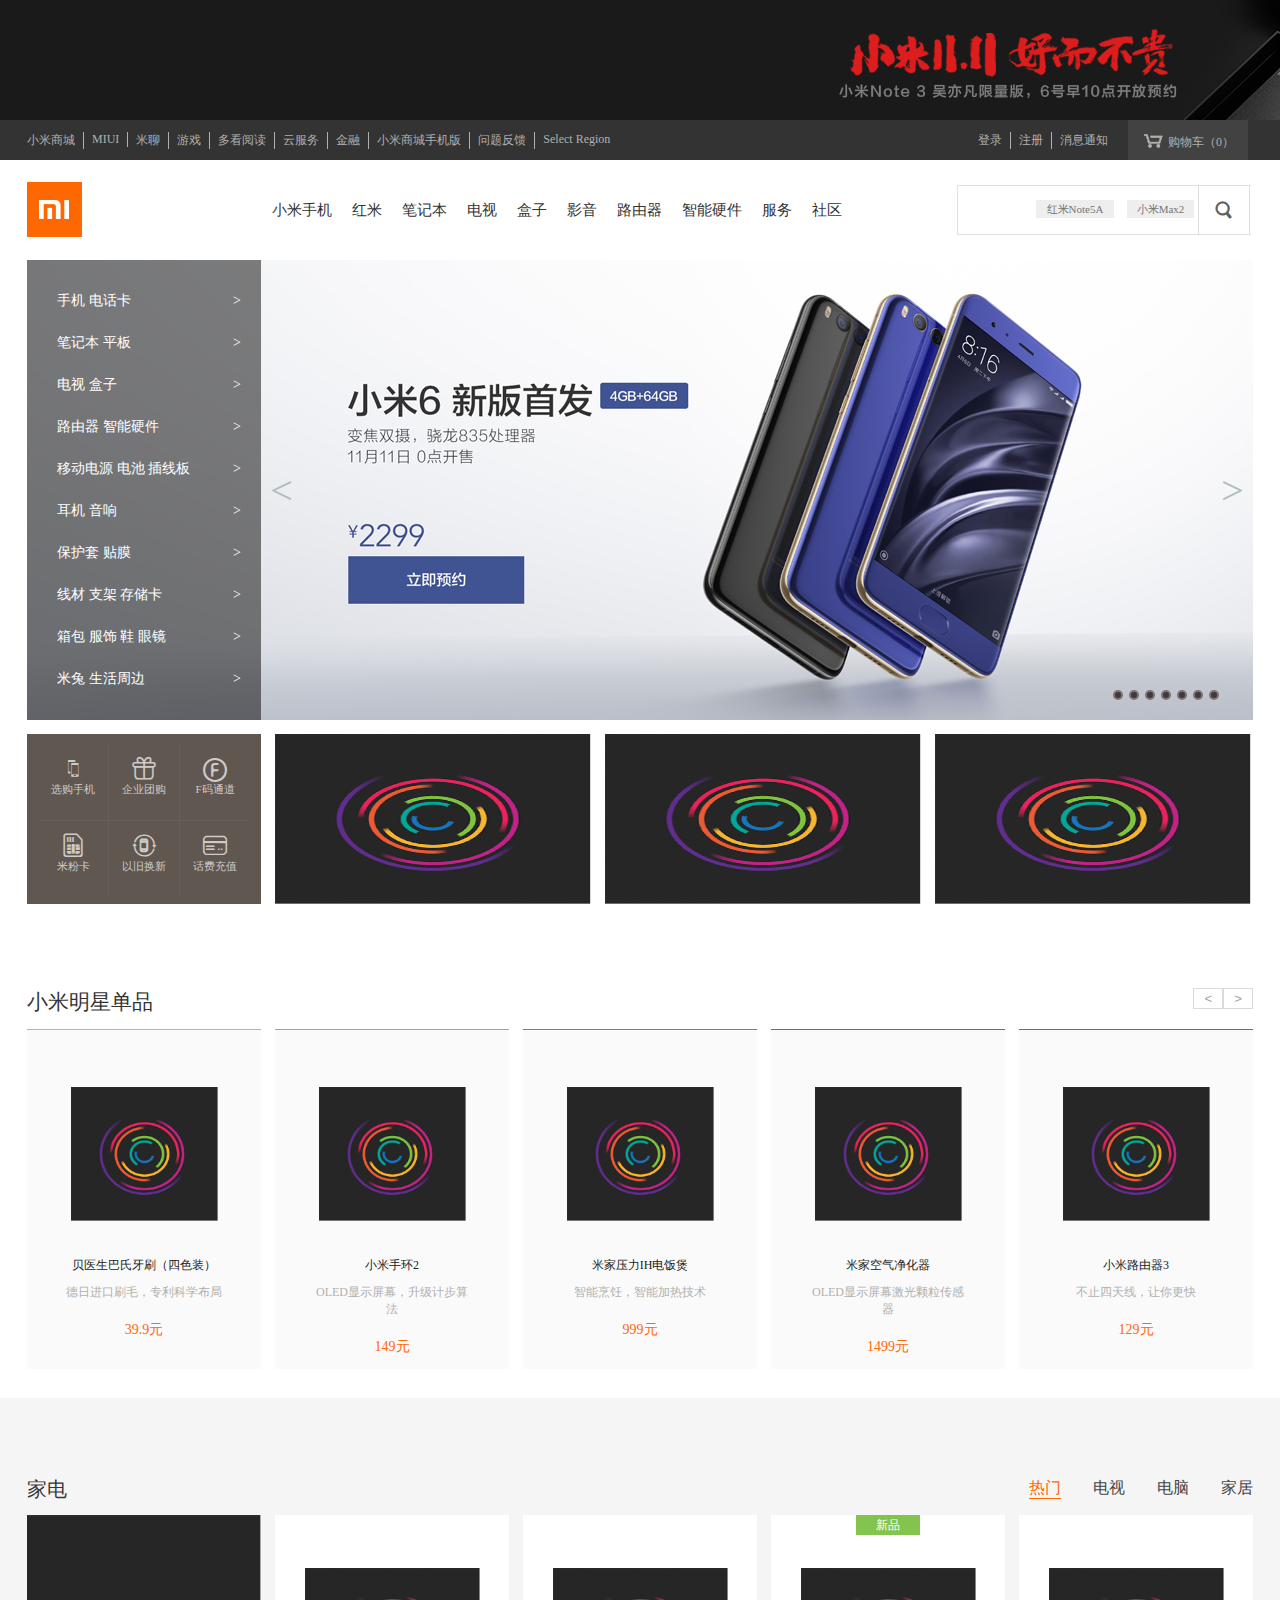
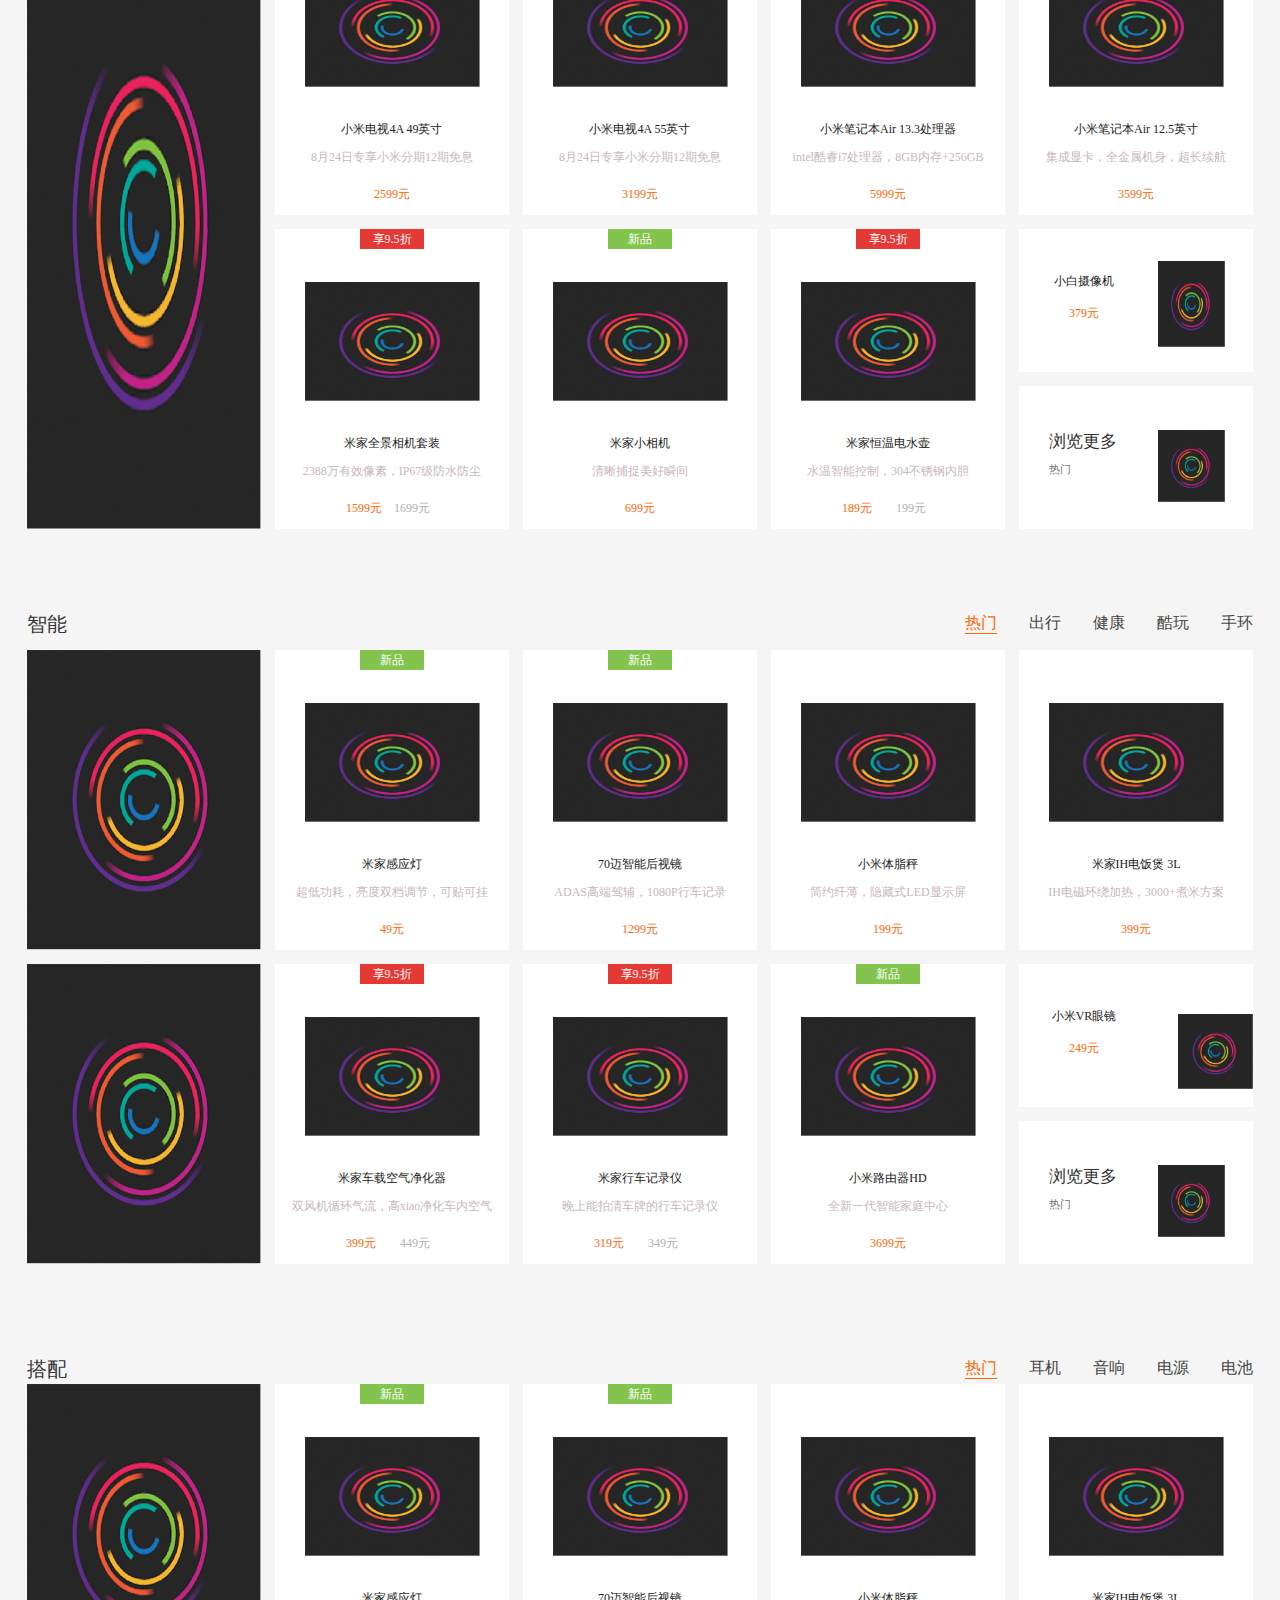
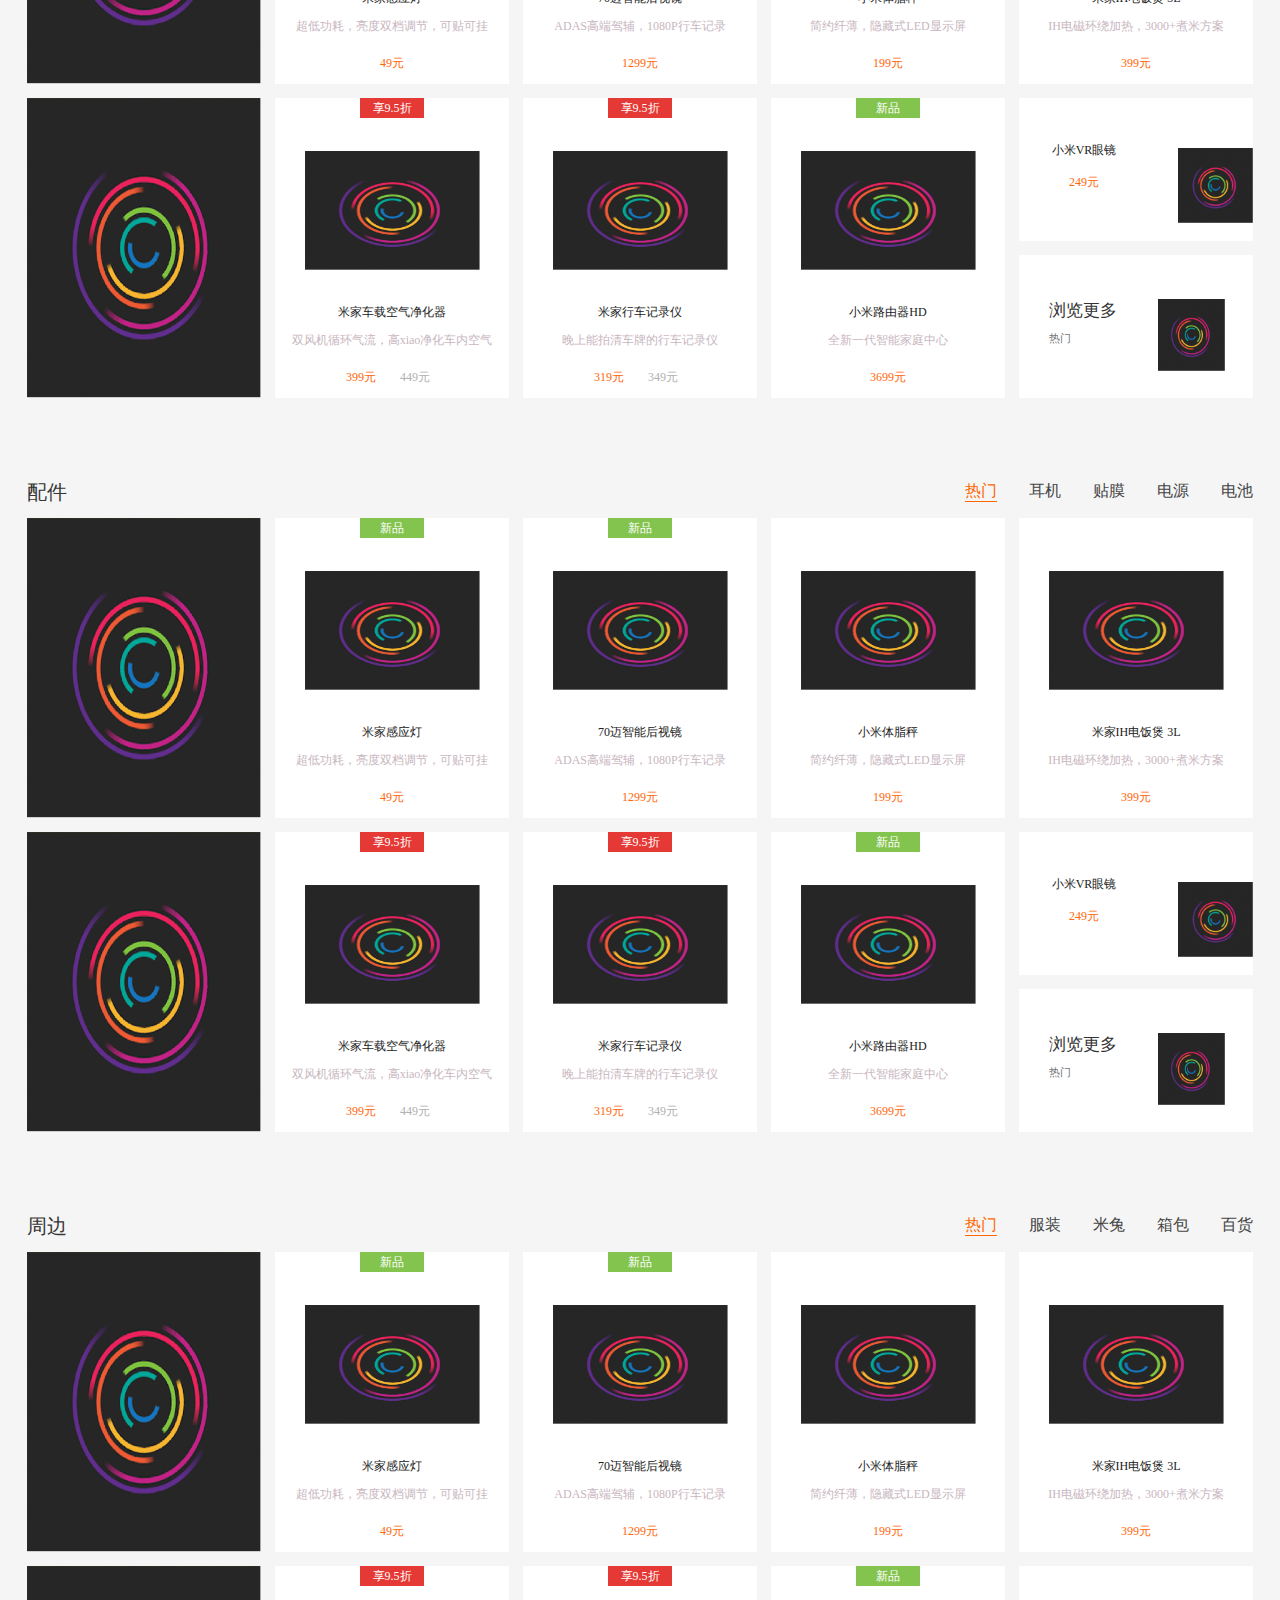
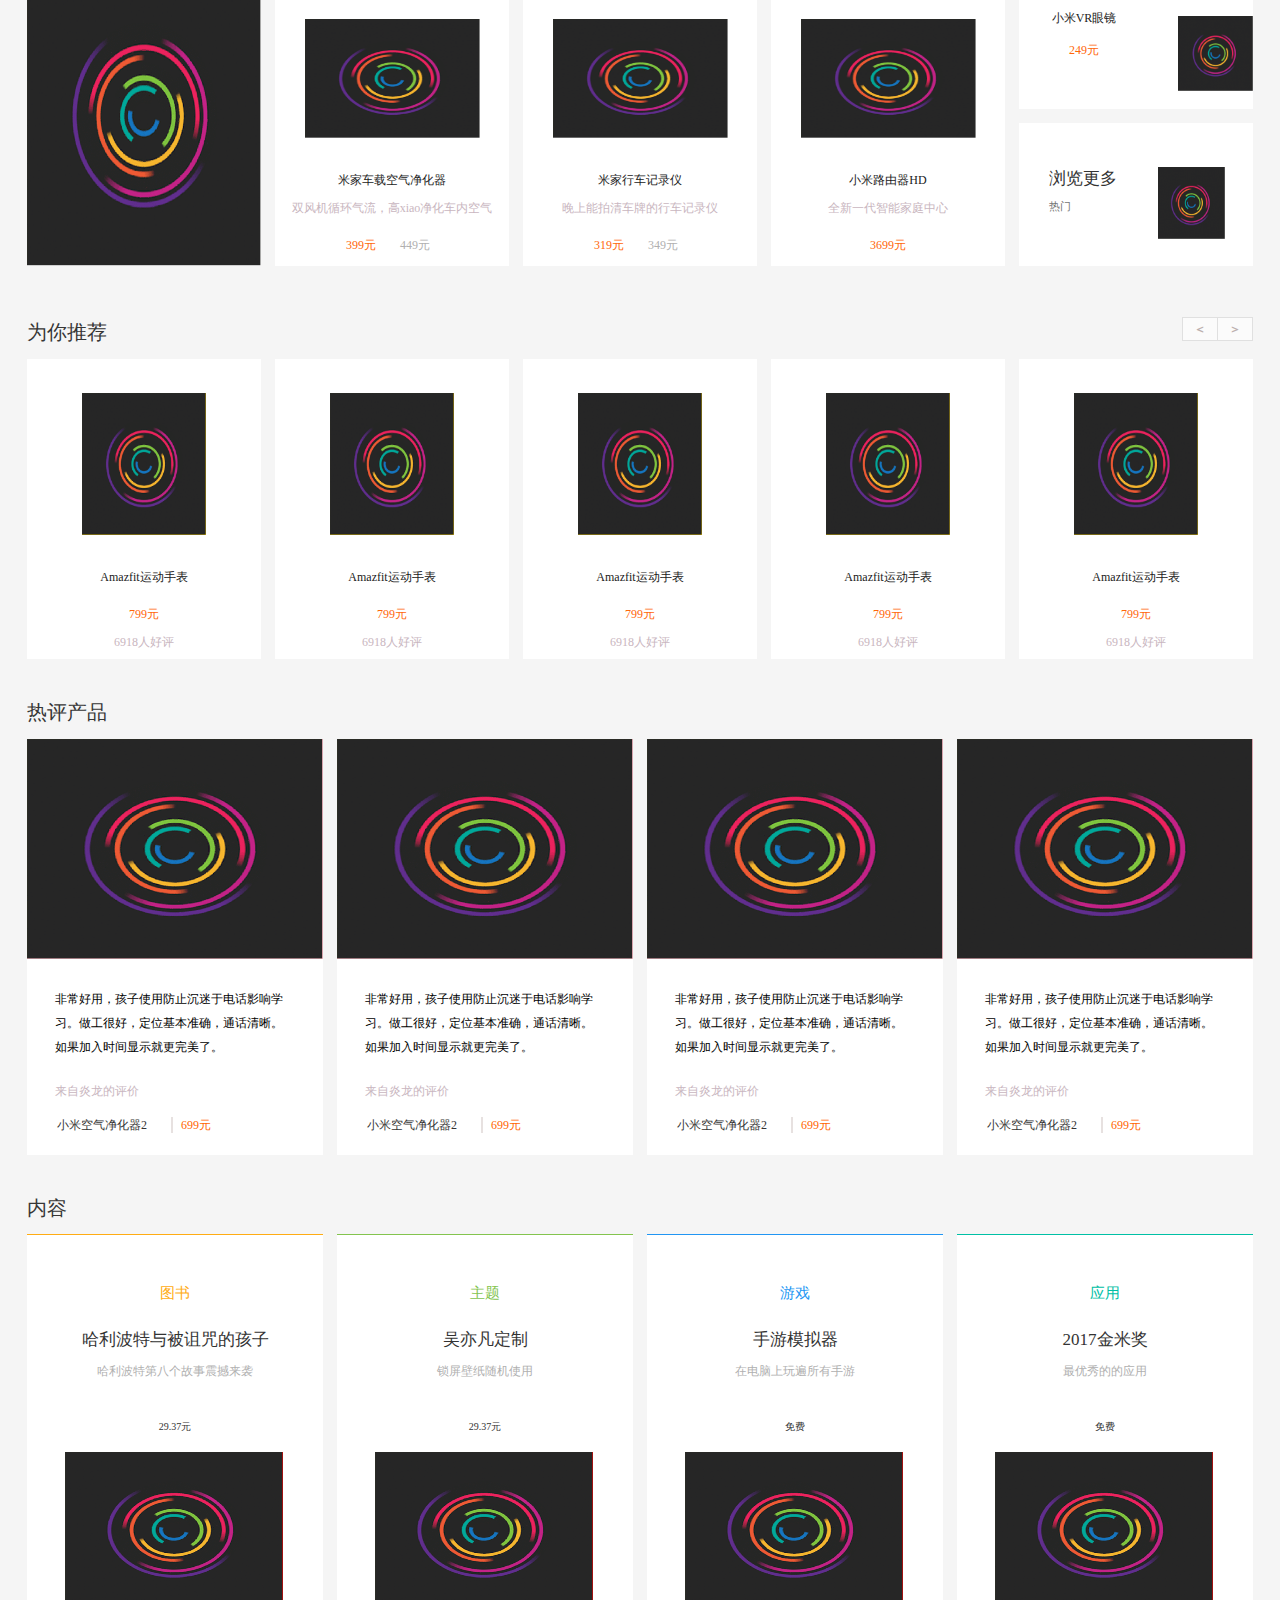
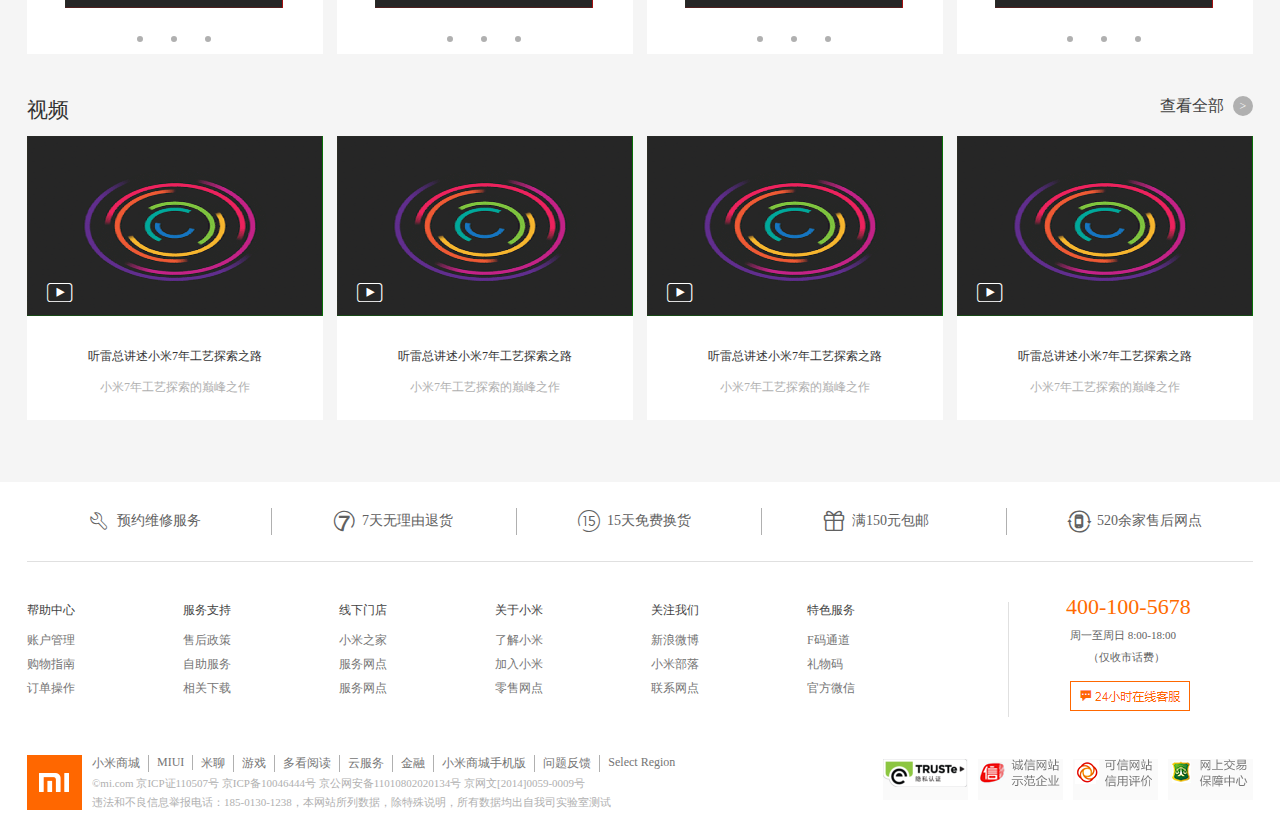
<file: xiaomi-guanwang/index.html>
<!DOCTYPE html>
<html lang="en">
<head>
	<meta charset="UTF-8">
	<title>小米商城</title>
	<link rel="stylesheet" href="css/index.css">
	<link rel="stylesheet" href="iconfont/iconfont1/iconfont.css">
	<link rel="stylesheet" href="iconfont/iconfont2/iconfont.css">
	<link rel="shortcut icon" href="img/xiaomi.png">
</head>
<body>
<!-- 头部 -->
	<!-- 头部 -->
	<div class="top"></div>
	<header>
		<div class="head-content">
			<!-- 头部左部分 -->
			<ul class="head-left">
				<li><a href="">小米商城</a></li>
				<li><a href="">MIUI</a></li>
				<li><a href="">米聊</a></li>
				<li><a href="">游戏</a></li>
				<li><a href="">多看阅读</a></li>
				<li><a href="">云服务</a></li>
				<li><a href="">金融</a></li>
				<li><a href="">小米商城手机版</a></li>
				<li><a href="">问题反馈</a></li>
				<li><a href="">Select Region</a></li>
			</ul>
			<!-- 头部右部分 -->
			<ul class="head-right">
				<!-- 右边字部分 -->
				<li><a href="">登录</a></li>
				<li><a href="">注册</a></li>
				<li><a href="">消息通知</a></li>
				<!-- 右边购物车 -->
				<a class="head-shop">
					<div class="gouwuche"></div>
					<div class="gouwuzi">购物车（0）</div>
					<div class="shop-box">
                        购物车中没商品，赶紧选购吧！
                    </div>
				</a>

			</ul>
		</div>
	</header>
	<!-- 头部结束 -->
	<!-- 导航开始 -->
	<div class="nav">
    <!-- 导航左边 -->
	<a href="" class="nav-left">
		<img src="img/xiaomi.png" alt="">
	</a>
	<!-- 导航中间 -->
	<div class="nav-center">
		<ul class="daohangzi">
			<li><a href="">小米手机</a>
			<div class="navka">
					<!--1-->
					<div class="navlist">
						<div class="xinpin">新品</div>
						<div class="xinimg"><img src="img/77.png" alt=""></div>
						<a><div class="xinpin-zi">小米手机MIX2</div></a>
						<div class="money">3299起</div>
					</div>
					<!--2-->
					<div class="navlist">
						<div class="xinpin">新品</div>
						<div class="xinimg"><img src="img/78.png" alt=""></div>
						<a><div class="xinpin-zi">小米MIX2</div></a>
						<div class="money">3299起</div>
					</div>
					<!--3-->
					<div class="navlist">
						<div class="xinpin">新品</div>
						<div class="xinimg"><img src="img/76.png" alt=""></div>
						<a><div class="xinpin-zi">小米Note</div></a>
						<div class="money">399起</div>
					</div>
					<!--4-->
					<div class="navlist">
						<div class="xinpin">新品</div>
						<div class="xinimg"><img src="img/zn3.png" alt=""></div>
						<a><div class="xinpin-zi">小米充电宝</div></a>
						<div class="money">299起</div>
					</div>
					<!--5-->
					<div class="navlist">
						<div class="xinpin">新品</div>
						<div class="xinimg"><img src="img/40.jpg" alt=""></div>
						<a><div class="xinpin-zi">小米MIX2</div></a>
						<div class="money">3299起</div>
					</div>
				</div>
			</li>
			<li><a href="">红米</a>
			<div class="navka">
					<!--1-->
					<div class="navlist1">
						<div class="xinpin">新品</div>
						<div class="xinimg"><img src="img/42.jpg" alt=""></div>
						<a><div class="xinpin-zi">小米MIX2</div></a>
						<div class="money">3299起</div>
					</div>
					<!--2-->
					<div class="navlist1">
						<div class="xinpin">新品</div>
						<div class="xinimg"><img src="img/40.jpg" alt=""></div>
						<a><div class="xinpin-zi">小米MIX2</div></a>
						<div class="money">3299起</div>
					</div>
					<!--3-->
					<div class="navlist1">
						<div class="xinpin">新品</div>
						<div class="xinimg"><img src="img/55.png" alt=""></div>
						<a><div class="xinpin-zi">小米MIX2</div></a>
						<div class="money">3299起</div>
					</div>
				</div>
			</li>
			<li><a href="">笔记本</a>
			<div class="navka">
					<!--1-->
					<div class="navlist1">
						<div class="xinpin">新品</div>
						<div class="xinimg"><img src="img/bijiben320.jpg" alt=""></div>
						<a><div class="xinpin-zi">小米笔记本Air 12.5"</div></a>
						<div class="money">3599元</div>
					</div>
					<!--2-->
					<div class="navlist1">
						<div class="xinpin">新品</div>
						<div class="xinimg"><img src="img/bijiben320.jpg" alt=""></div>
						<a><div class="xinpin-zi">小米笔记本Air 13.3"</div></a>
						<div class="money">5199元</div>
					</div>
					<!--4-->
					<div class="navlist1">
						<div class="xinpin">新品</div>
						<div class="xinimg"><img src="img/bijiben320.jpg" alt=""></div>
						<a><div class="xinpin-zi">小米笔记本Air 13.5" </div></a>
						<div class="money">4599元起</div>
					</div>
					<!--5-->
					<div class="navlist1">
						<div class="xinpin">新品</div>
						<div class="xinimg"><img src="img/bjben.png" alt=""></div>
						<a><div class="xinpin-zi">小米笔记本Pro 15.6"</div></a>
						<div class="money">5599元起</div>
					</div>
				</div>
			</li>
			<li><a href="">电视</a>
			<div class="navka">
					<!--1-->
					<div class="navlist">
						<div class="xinpin">热卖</div>
						<div class="xinimg"><img src="img/320_43.png" alt=""></div>
						<a><div class="xinpin-zi">小米电视4A 43英寸</div></a>
						<div class="money">1999元</div>
					</div>
					<!--2-->
					<div class="navlist">
						<div class="xinpin">热卖</div>
						<div class="xinimg"><img src="img/320_49.png" alt=""></div>
						<a><div class="xinpin-zi">小米电视4A 49英寸</div></a>
						<div class="money">2399元</div>
					</div>
					<!--3-->
					<div class="navlist">
						<div class="xinpin">热卖</div>
						<div class="xinimg"><img src="img/320_50.png" alt=""></div>
						<a><div class="xinpin-zi">小米电视4A 32英寸</div></a>
						<div class="money">999元</div>
					</div>
					<!--4-->
					<div class="navlist">
						<div class="xinpin">新品</div>
						<div class="xinimg"><img src="img/320_49.png" alt=""></div>
						<a><div class="xinpin-zi">小米电视4A 49英寸</div></a>
						<div class="money">2399元</div>
					</div>
					<!--5-->
					<div class="navlist">
						<div class="xinpin">新品</div>
						<div class="xinimg"><img src="img/320_43.png" alt=""></div>
						<a><div class="xinpin-zi">小米电视4A 43英寸</div></a>
						<div class="money">1999元</div>
					</div>
				</div>
			</li>
			<li><a href="">盒子</a>
			<div class="navka">
					<!--1-->
					<div class="navlist1">
						<div class="xinpin">新品</div>
						<div class="xinimg"><img src="img/mihezi.png" alt=""></div>
						<a><div class="xinpin-zi">小米盒子3s</div></a>
						<div class="money">349元</div>
					</div>
					<!--2-->
					<div class="navlist1">
						<div class="xinpin">新品</div>
						<div class="xinimg"><img src="img/mihezi.png" alt=""></div>
						<a><div class="xinpin-zi">小米盒子3s</div></a>
						<div class="money">249元</div>
					</div>
					<!--3-->
					<div class="navlist1">
						<div class="xinpin">新品</div>
						<div class="xinimg"><img src="img/mihezi1.png" alt=""></div>
						<a><div class="xinpin-zi">小米盒子3 增强版</div></a>
						<div class="money">449起</div>
					</div>
				</div>
			</li>
			<li><a href="">影音</a>
			<div class="navka">
					<!--1-->
					<div class="navlist">
						<div class="xinpin">热卖</div>
						<div class="xinimg"><img src="img/320_43.png" alt=""></div>
						<a><div class="xinpin-zi">小米电视4A 43英寸</div></a>
						<div class="money">1999元</div>
					</div>
					<!--2-->
					<div class="navlist">
						<div class="xinpin">热卖</div>
						<div class="xinimg"><img src="img/320_49.png" alt=""></div>
						<a><div class="xinpin-zi">小米电视4A 49英寸</div></a>
						<div class="money">2399元</div>
					</div>
					<!--3-->
					<div class="navlist">
						<div class="xinpin">热卖</div>
						<div class="xinimg"><img src="img/320_50.png" alt=""></div>
						<a><div class="xinpin-zi">小米电视4A 32英寸</div></a>
						<div class="money">999元</div>
					</div>
				</div>
			</li>
			<li><a href="">路由器</a>
			<div class="navka">
					<!--1-->
					<div class="navlist1">
						<div class="xinpin">新品</div>
						<div class="xinimg"><img src="img/luyou.png" alt=""></div>
						<a><div class="xinpin-zi">小米路由器 3A</div></a>
						<div class="money">349元</div>
					</div>
					<!--2-->
					<div class="navlist1">
						<div class="xinpin">新品</div>
						<div class="xinimg"><img src="img/luyou1.png" alt=""></div>
						<a><div class="xinpin-zi">小米路由器 3A</div></a>
						<div class="money">139元</div>
					</div>
					<!--3-->
					<div class="navlist1">
						<div class="xinpin">新品</div>
						<div class="xinimg"><img src="img/luyou2.png" alt=""></div>
						<a><div class="xinpin-zi">小米盒子3 增强版</div></a>
						<div class="money">449起</div>
					</div>
				</div>
			</li>
			<li><a href="">智能硬件</a></li>
			<li><a href="">服务</a></li>
			<li><a href="">社区</a></li>
		</ul>
	</div>
	<!-- 导航中间结束 -->
	<!-- 导航右边 -->
	<div class="nav-right">
		<div class="soukuang"><input type="text" >
			<div class="souzi1">小米Max2</div>
			<div class="souzi2">红米Note5A</div>
		</div>
		<div class="sousuo"></div>
	</div>
		
	</div>
	<!-- 导航结束 -->
<!-- banner开始 -->
	<div class="banner">
	<!-- 图片部分 -->
		<ul class="banner-pic">
		    <li class="opacity"><a href=""><img src="img/banner.jpg" alt=""></a></li>
		    <li><a href=""><img src="img/banner1.jpg" alt=""></a></li>
		    <li><a href=""><img src="img/banner2.jpg" alt=""></a></li>
		    <li><a href=""><img src="img/banner3.jpg" alt=""></a></li>
		    <li><a href=""><img src="img/banner4.jpg" alt=""></a></li>
		    <li><a href=""><img src="img/banner5.jpg" alt=""></a></li>
		    <li><a href=""><img src="img/banner6.jpg" alt=""></a></li>   
		</ul>
		<!-- 左把手 -->
		<a href="javasprict:;" class="banner-left">&lt;</a>
		<!-- 右把手 -->
	    <a href="javasprict:;" class="banner-right">&gt;</a>
		<!-- 右下角原点 -->
		<ul class="bth-list">
			<li></li>
			<li></li>
			<li></li>
			<li></li>
			<li></li>
			<li></li>
			<li></li>
	</ul>
	<!-- 列表框开始 -->
	<div class="liebiao-box">
		<ul class="liebiao-fenleibox">
			<!-- 第一行 -->
			<li class="liebiao-neirong">
				<a href="">手机 电话卡</a>
					<div class="fuhao"><a href="">&gt;</a></div>
				<ul class="xuanxiangka none">
					<div class="kalist">
						<div class="kalist-img"><img src="img/69.jpg" alt=""></div>
						<span>小米note3</span>
					</div>
					<div class="kalist">
						<div class="kalist-img"><img src="img/72.png" alt=""></div>
						<span>小米note3</span>
					</div>
					<div class="kalist">
						<div class="kalist-img"><img src="img/73 (1).png" alt=""></div>
						<span>小米note3</span>
					</div>
					<div class="kalist">
						<div class="kalist-img"><img src="img/73 (2).png" alt=""></div>
						<span>小米note3</span>
					</div>
					<div class="kalist">
						<div class="kalist-img"><img src="img/73 (3).png" alt=""></div>
						<span>小米note3</span>
					</div>
					<div class="kalist">
						<div class="kalist-img"><img src="img/72.png" alt=""></div>
						<span>小米note3</span>
					</div>
					<div class="kalist">
						<div class="kalist-img"><img src="img/69.jpg" alt=""></div>
						<span>小米note3</span>
					</div>
					<div class="kalist">
						<div class="kalist-img"><img src="img/73 (1).png" alt=""></div>
						<span>小米note3</span>
					</div>
					<div class="kalist">
						<div class="kalist-img"><img src="img/73 (2).png" alt=""></div>
						<span>小米note3</span>
					</div>
					<div class="kalist">
						<div class="kalist-img"><img src="img/73 (3).png" alt=""></div>
						<span>小米note3</span>
					</div>
					<div class="kalist">
						<div class="kalist-img"><img src="img/69.jpg" alt=""></div>
						<span>小米note3</span>
					</div>
				</ul>
			</li>
				<!-- 第二行 -->
			<li class="liebiao-neirong">
				<a href="">笔记本 平板</a>
					<div class="fuhao"><a href="">&gt;</a></div>
				<ul class="xuanxiangka none">
					<div class="kalist">
						<div class="kalist-img"><img src="img/jd4.png" alt=""></div>
						<span>小米笔记本i7</span>
					</div>
					<div class="kalist">
						<div class="kalist-img"><img src="img/jd5.png" alt=""></div>
						<span>小米笔记本超薄</span>
					</div>
					<div class="kalist">
						<div class="kalist-img"><img src="img/jd4.png" alt=""></div>
						<span>小米笔记本i7</span>
					</div>
					<div class="kalist">
						<div class="kalist-img"><img src="img/jd5.png" alt=""></div>
						<span>小米笔记本超薄</span>
					</div>
					<div class="kalist">
						<div class="kalist-img"><img src="img/jd4.png" alt=""></div>
						<span>小米笔记本i7</span>
					</div>
					<div class="kalist">
						<div class="kalist-img"><img src="img/jd5.png" alt=""></div>
						<span>小米笔记本超薄</span>
					</div>
					<div class="kalist">
						<div class="kalist-img"><img src="img/jd4.png" alt=""></div>
						<span>小米笔记本i7</span>
					</div>
					<div class="kalist">
						<div class="kalist-img"><img src="img/jd5.png" alt=""></div>
						<span>小米笔记本超薄</span>
					</div>
					<div class="kalist">
						<div class="kalist-img"><img src="img/jd4.png" alt=""></div>
						<span>小米笔记本i7</span>
					</div>
					<div class="kalist">
						<div class="kalist-img"><img src="img/jd5.png" alt=""></div>
						<span>小米笔记本超薄</span>
					</div>
					<div class="kalist">
						<div class="kalist-img"><img src="img/jd4.png" alt=""></div>
						<span>小米笔记本i7</span>
					</div>
				</ul>
			</li>
				<!-- 第三行 -->
			<li class="liebiao-neirong">
					<a href="">电视 盒子</a>
					<div class="fuhao"><a href="">&gt;</a></div>
				<ul class="xuanxiangka none">
					<div class="kalist">
						<div class="kalist-img"><img src="img/mihezi1.png" alt=""></div>
						<span>小米盒子3c</span>
					</div>
					<div class="kalist">
						<div class="kalist-img"><img src="img/mihezi.png" alt=""></div>
						<span>小米盒子3c</span>
					</div>
					<div class="kalist">
						<div class="kalist-img"><img src="img/mihezi1.png" alt=""></div>
						<span>小米盒子3c</span>
					</div>
					<div class="kalist">
						<div class="kalist-img"><img src="img/mihezi.png" alt=""></div>
						<span>小米盒子3c</span>
					</div>
					<div class="kalist">
						<div class="kalist-img"><img src="img/mihezi1.png" alt=""></div>
						<span>小米盒子3c</span>
					</div>
					<div class="kalist">
						<div class="kalist-img"><img src="img/mihezi.png" alt=""></div>
						<span>小米盒子3c</span>
					</div>
					<div class="kalist">
						<div class="kalist-img"><img src="img/jd3.png" alt=""></div>
						<span>小米电视4A 49</span>
					</div>
					<div class="kalist">
						<div class="kalist-img"><img src="img/jd2.png" alt=""></div>
						<span>小米电视4A 32</span>
					</div>
					<div class="kalist">
						<div class="kalist-img"><img src="img/jd3.png" alt=""></div>
						<span>小米电视4A 49</span>
					</div>
					<div class="kalist">
						<div class="kalist-img"><img src="img/jd2.png" alt=""></div>
						<span>小米电视4A 32</span>
					</div>
					<div class="kalist">
						<div class="kalist-img"><img src="img/jd3.png" alt=""></div>
						<span>小米电视4A 49</span>
					</div>
				</ul>	
			</li>
				<!-- 第四行 -->
			<li class="liebiao-neirong">
				<a href="">路由器 智能硬件</a>
					<div class="fuhao"><a href="">&gt;</a></div>
				<ul class="xuanxiangka none">
					<div class="kalist">
						<div class="kalist-img"><img src="img/zn9.png" alt=""></div>
						<span>小米路由器</span>
					</div>
					<div class="kalist">
						<div class="kalist-img"><img src="img/zn9.png" alt=""></div>
						<span>小米路由器</span>
					</div>
					<div class="kalist">
						<div class="kalist-img"><img src="img/zn9.png" alt=""></div>
						<span>小米路由器</span>
					</div>
					<div class="kalist">
						<div class="kalist-img"><img src="img/zn9.png" alt=""></div>
						<span>小米路由器</span>
					</div>
					<div class="kalist">
						<div class="kalist-img"><img src="img/zn3.png" alt=""></div>
						<span>小米路由器</span>
					</div>
					<div class="kalist">
						<div class="kalist-img"><img src="img/zn3.png" alt=""></div>
						<span>小米路由器</span>
					</div>
					<div class="kalist">
						<div class="kalist-img"><img src="img/zn9.png" alt=""></div>
						<span>小米路由器</span>
					</div>
					<div class="kalist">
						<div class="kalist-img"><img src="img/jd6.png" alt=""></div>
						<span>小米路由器</span>
					</div>
				</ul>	
			</li>
				<!-- 第五行 -->
			<li class="liebiao-neirong">
				<a href="">移动电源 电池 插线板</a>
				<div class="fuhao"><a href="">&gt;</a></div>
				<ul class="xuanxiangka none">
					<div class="kalist">
						<div class="kalist-img"><img src="img/dy.png" alt=""></div>
						<span>小米移动电源</span>
					</div>
					<div class="kalist">
						<div class="kalist-img"><img src="img/cb.png" alt=""></div>
						<span>插线板</span>
					</div>
					<div class="kalist">
						<div class="kalist-img"><img src="img/dy1.png" alt=""></div>
						<span>品牌电源</span>
					</div>
					<div class="kalist">
						<div class="kalist-img"><img src="img/dy.png" alt=""></div>
						<span>小米移动电源</span>
					</div>
					<div class="kalist">
						<div class="kalist-img"><img src="img/dy1.png" alt=""></div>
						<span>品牌电源</span>
					</div>
					<div class="kalist">
						<div class="kalist-img"><img src="img/cb.png" alt=""></div>
						<span>插线板</span>
					</div>
					<div class="kalist">
						<div class="kalist-img"><img src="img/dy1.png" alt=""></div>
						<span>品牌电源</span>
					</div>
					<div class="kalist">
						<div class="kalist-img"><img src="img/cb.png" alt=""></div>
						<span>插线板</span>
					</div>
					<div class="kalist">
						<div class="kalist-img"><img src="img/dy.png" alt=""></div>
						<span>小米移动电源</span>
					</div>
				</ul>	
			</li>
				<!-- 第六行 -->
			<li class="liebiao-neirong">
				<a href="">耳机 音响</a>
				<div class="fuhao"><a href="">&gt;</a></div>
				<ul class="xuanxiangka none">
					<div class="kalist">
						<div class="kalist-img"><img src="img/56.jpg" alt=""></div>
						<span>耳麦</span>
					</div>
					<div class="kalist">
						<div class="kalist-img"><img src="img/rj.png" alt=""></div>
						<span>小米耳机</span>
					</div>
					<div class="kalist">
						<div class="kalist-img"><img src="img/ej.png" alt=""></div>
						<span>品牌耳机</span>
					</div>
					<div class="kalist">
						<div class="kalist-img"><img src="img/yxiang.png" alt=""></div>
						<span>蓝牙音响</span>

					</div>
					<div class="kalist">
						<div class="kalist-img"><img src="img/yxiang1.png" alt=""></div>
						<span>随身音响</span>
					</div>
					<div class="kalist">
						<div class="kalist-img"><img src="img/56.jpg" alt=""></div>
						<span>耳麦</span>
					</div>
					<div class="kalist">
						<div class="kalist-img"><img src="img/rj.png" alt=""></div>
						<span>小米耳机</span>
					</div>
					<div class="kalist">
						<div class="kalist-img"><img src="img/ej.png" alt=""></div>
						<span>品牌耳机</span>

					</div>
				</ul>	
			</li>
				<!-- 第七行 -->
			<li class="liebiao-neirong">
				<a href="">保护套 贴膜</a>
					<div class="fuhao"><a href="">&gt;</a></div>
				<ul class="xuanxiangka none">
					<div class="kalist">
						<div class="kalist-img"><img src="img/tiemo.png" alt=""></div>
						<span>贴膜</span>
					</div>
					<div class="kalist">
						<div class="kalist-img"><img src="img/baohu.png" alt=""></div>
						<span>小米保护壳</span>
					</div>
					<div class="kalist">
						<div class="kalist-img"><img src="img/tiemo.png" alt=""></div>
						<span>贴膜</span>
					</div>
					<div class="kalist">
						<div class="kalist-img"><img src="img/baohu.png" alt=""></div>
						<span>小米保护壳</span>

					</div>
				</ul>	
			</li>
				<!-- 第八行 -->
			<li class="liebiao-neirong">
				<a href="">线材 支架 存储卡</a>
				<div class="fuhao"><a href="">&gt;</a></div>
				<ul class="xuanxiangka none">
					<div class="kalist">
						<div class="kalist-img"><img src="img/59.jpg" alt=""></div>
						<span>线材</span>
					</div>
					<div class="kalist">
						<div class="kalist-img"><img src="img/zhijia.png" alt=""></div>
						<span>小米支架</span>
					</div>
					<div class="kalist">
						<div class="kalist-img"><img src="img/nck.png" alt=""></div>
						<span>小米内存卡</span>
					</div>
					<div class="kalist">
						<div class="kalist-img"><img src="img/62.jpg" alt=""></div>
						<span>小米自拍杆</span>

					</div>
					<div class="kalist">
						<div class="kalist-img"><img src="img/59.jpg" alt=""></div>
						<span>线材</span>
					</div>
					<div class="kalist">
						<div class="kalist-img"><img src="img/zhijia.png" alt=""></div>
						<span>小米支架</span>
					</div>
					<div class="kalist">
						<div class="kalist-img"><img src="img/nck.png" alt=""></div>
						<span>小米内存卡</span>
					</div>
					<div class="kalist">
						<div class="kalist-img"><img src="img/62.jpg" alt=""></div>
						<span>小米自拍杆</span>

					</div>
				</ul>	
			</li>
				<!-- 第九行 -->
			<li class="liebiao-neirong">
				<a href="">箱包 服饰 鞋 眼镜</a>
				<div class="fuhao"><a href="">&gt;</a></div>
				<ul class="xuanxiangka none">
					<div class="kalist">
						<div class="kalist-img"><img src="img/xiangbao-80.jpg" alt=""></div>
						<span>箱包</span>
					</div>
					<div class="kalist">
						<div class="kalist-img"><img src="img/lvxingxiang.jpg" alt=""></div>
						<span>旅行箱</span>
					</div>
					<div class="kalist">
						<div class="kalist-img"><img src="img/huise2-80.jpg" alt=""></div>
						<span>服饰</span>
					</div>
					<div class="kalist">
						<div class="kalist-img"><img src="img/ydx80.jpg" alt=""></div>
						<span>运动鞋、板鞋</span>
					</div>
					<div class="kalist">
						<div class="kalist-img"><img src="img/tyj80.jpg" alt=""></div>
						<span>眼镜</span>
					</div>
					<div class="kalist">
						<div class="kalist-img"><img src="img/xiangbao-80.jpg" alt=""></div>
						<span>箱包</span>
					</div>
					<div class="kalist">
						<div class="kalist-img"><img src="img/lvxingxiang.jpg" alt=""></div>
						<span>旅行箱</span>
					</div>
					<div class="kalist">
						<div class="kalist-img"><img src="img/huise2-80.jpg" alt=""></div>
						<span>服饰</span>

					</div>
					<div class="kalist">
						<div class="kalist-img"><img src="img/ydx80.jpg" alt=""></div>
						<span>运动鞋、板鞋</span>
					</div>
					<div class="kalist">
						<div class="kalist-img"><img src="img/tyj80.jpg" alt=""></div>
						<span>眼镜</span>
					</div>
					<div class="kalist">
						<div class="kalist-img"><img src="img/huise2-80.jpg" alt=""></div>
						<span>服饰</span>
					</div>
					<div class="kalist">
						<div class="kalist-img"><img src="img/xiangbao-80.jpg" alt=""></div>
						<span>箱包</span>

					</div>
				</ul>	
			</li>
				<!-- 第十行 -->
			<li class="liebiao-neirong">
				<a href="">米兔 生活周边</a>
				<div class="fuhao"><a href="">&gt;</a></div>
				<ul class="xuanxiangka none">
					<div class="kalist">
						<div class="kalist-img"><img src="img/zazhi1021-80.jpg" alt=""></div>
						<span>《小米》会刊</span>
					</div>
					<div class="kalist">
						<div class="kalist-img"><img src="img/mitu-80.jpg" alt=""></div>
						<span>米兔玩偶</span>
					</div>
					<div class="kalist">
						<div class="kalist-img"><img src="img/60.jpg" alt=""></div>
						<span>生活周边</span>
					</div>
					<div class="kalist">
						<div class="kalist-img"><img src="img/rjcd80.jpg" alt=""></div>
						<span>家居产品</span>

					</div>
					<div class="kalist">
						<div class="kalist-img"><img src="img/zazhi1021-80.jpg" alt=""></div>
						<span>《小米》会刊</span>
					</div>
					<div class="kalist">
						<div class="kalist-img"><img src="img/mitu-80.jpg" alt=""></div>
						<span>米兔玩偶</span>
					</div>
					<div class="kalist">
						<div class="kalist-img"><img src="img/60.jpg" alt=""></div>
						<span>生活周边</span>
					</div>
					<div class="kalist">
						<div class="kalist-img"><img src="img/rjcd80.jpg" alt=""></div>
						<span>家居产品</span>

					</div>
				</ul>	
			</li>

		</ul>
	</div>

	<!-- 列表框结束 -->
	
	</div>	
		<!-- 图片部分结束 -->
		
	<!-- 广告部分开始 -->
		<div class="guanggao-box floor">
		<!-- 分类开始 -->
		    <ul class="fenlei-box">
		    	<li class="flxiao-box1">
		    		<i class="icon icon-xuangoushouji"></i>
		    		<a href="">选购手机</a>
		    	</li>
		    	<li class="flxiao-box1">
		    		<i class="icon icon-liwu"></i>
		    		<a href="">企业团购</a>
		    	</li>
		    	<li class="flxiao-box1 flxiao-box3">
		    		<i class="icon icon-fma"></i>
		    		<a href="">F码通道</a>
		    	</li>
		    	<li class="flxiao-box2 flxiao-box5">
		    		<i class="icon icon-mifenqia"></i>
		    		<a href="">米粉卡</a>
		    	</li>
		    	<li class="flxiao-box2">
		    		<i class="icon icon-yijiuhuanxin"></i>
		    		<a href="">以旧换新</a>
		    	</li>
		    	<li class="flxiao-box2 flxiao-box4">
		    		<i class="icon icon-huafeichongzhi"></i>
		    		<a href="">话费充值</a>
		    	</li>
		    </ul>
			
			<!-- 广告图开始 -->
			<a href="" class="tupian-box"><img src="img/timg2.gif" attr="img/gg1.png" alt=""></a>
			<a href="" class="tupian-box"><img src="img/timg2.gif" attr="img/gg2.png" alt=""></a>
			<a href="" class="tupian-box"><img src="img/timg2.gif" attr="img/gg3.png" alt=""></a>
			
		</div>
		<!-- 广告部分结束 -->
		<!-- 单品开始 -->
	     <div class="danpinbeijing">
    <div class="shangbiao-box">
        <div class="shangbiaozi">小米明星单品</div>
            <button class="">&gt;</button>
            <button class="dis">&lt;</button>
    </div>
    <div class="danpin">
    <!-- 牙刷 -->
        <div class="danpin-list">
            <a href="" class="danpintu1 floor">
            <!-- 图 -->
                <img src="img/timg2.gif"  attr="img/danpin-kqj.png" alt="">
            </a>
            <div class="danpinzi">
            <!-- 字 -->
                <a href="" class="danpinzi1">
                    贝医生巴氏牙刷（四色装）
                </a>
                <div class="danpinzi2">德日进口刷毛，专利科学布局</div>
                <div class="danpinzi3">39.9元</div>
            </div>
        </div>
        <!-- 小米手环 -->
        <div class="danpin-list">
            <a href="" class="danpintu1 floor">
            <!-- 图 -->
                <img  src="img/timg2.gif" attr="img/danpin-shouji2.png" alt="">
            </a>
            <div class="danpinzi">
            <!-- 字 -->
                <a href="" class="danpinzi1">
                    小米手环2
                </a>
                <div class="danpinzi2">OLED显示屏幕，升级计步算法</div>
                <!-- 价钱 -->
                <div class="danpinzi3">149元</div>
            </div>
        </div>
        <!-- 电饭煲 -->
        <div class="danpin-list">
            <a href="" class="danpintu1 floor">
            <!-- 图 -->
                <img src="img/timg2.gif" attr="img/diannao.png" alt="">
            </a>
            <div class="danpinzi">
            <!-- 字 -->
                <a href="" class="danpinzi1">
                    米家压力IH电饭煲
                </a>
                <div class="danpinzi2">智能烹饪，智能加热技术</div>
                <!-- 价钱 -->
                <div class="danpinzi3">999元</div>
            </div>
        </div>
        <!-- 净化器 -->
        <div class="danpin-list">
            <a href="" class="danpintu1 floor">
            <!-- 图 -->
                <img src="img/timg2.gif" attr="img/dianshi.png" alt="">
            </a>
            <div class="danpinzi">
            <!-- 字 -->
                <a href="" class="danpinzi1">
                    米家空气净化器
                </a>
                <div class="danpinzi2">OLED显示屏幕激光颗粒传感器</div>
                <!-- 价钱 -->
                <div class="danpinzi3">1499元</div>
            </div>
        </div>
        <!-- 路由器 -->
        <div class="danpin-list">
            <a href="" class="danpintu1 floor">
            <!-- 图 -->
                <img src="img/timg2.gif" attr="img/dianshi1.png" alt="">
            </a>
            <div class="danpinzi">
            <!-- 字 -->
                <a href="" class="danpinzi1">
                    小米路由器3
                </a>
                <div class="danpinzi2">不止四天线，让你更快</div>
                <!-- 价钱 -->
                <div class="danpinzi3">129元</div>
            </div>
        </div>


        <div class="danpin-list">
            <a href="" class="danpintu1 floor">
                <!-- 图 -->
                <img src="img/timg2.gif" attr="img/dianpin-toothbrush.png" alt="">
            </a>
            <div class="danpinzi">
                <!-- 字 -->
                <a href="" class="danpinzi1">
                    贝医生巴氏牙刷（四色装）
                </a>
                <div class="danpinzi2">德日进口刷毛，专利科学布局</div>
                <div class="danpinzi3">39.9元</div>
            </div>
        </div>
        <!-- 小米手环 -->
        <div class="danpin-list">
            <a href="" class="danpintu1 floor">
                <!-- 图 -->
                <img src="img/timg2.gif" attr="img/shoubiao.png" alt="">
            </a>
            <div class="danpinzi">
                <!-- 字 -->
                <a href="" class="danpinzi1">
                    小米手环2
                </a>
                <div class="danpinzi2">OLED显示屏幕，升级计步算法</div>
                <!-- 价钱 -->
                <div class="danpinzi3">149元</div>
            </div>
        </div>
        <!-- 电饭煲 -->
        <div class="danpin-list">
            <a href="" class="danpintu1 floor">
                <!-- 图 -->
                <img src="img/timg2.gif" attr="img/danpin3.png" alt="">
            </a>
            <div class="danpinzi">
                <!-- 字 -->
                <a href="" class="danpinzi1">
                    米家压力IH电饭煲
                </a>
                <div class="danpinzi2">智能烹饪，智能加热技术</div>
                <!-- 价钱 -->
                <div class="danpinzi3">999元</div>
            </div>
        </div>
        <!-- 净化器 -->
        <div class="danpin-list">
            <a href="" class="danpintu1 floor">
                <!-- 图 -->
                <img src="img/timg2.gif" attr="img/danpin4.png" alt="">
            </a>
            <div class="danpinzi">
                <!-- 字 -->
                <a href="" class="danpinzi1">
                    米家空气净化器
                </a>
                <div class="danpinzi2">OLED显示屏幕激光颗粒传感器</div>
                <!-- 价钱 -->
                <div class="danpinzi3">1499元</div>
            </div>
        </div>
        <!-- 路由器 -->
        <div class="danpin-list">
            <a href="" class="danpintu1 floor">
                <!-- 图 -->
                <img src="img/timg2.gif" attr="img/wifi.png" alt="">
            </a>
            <div class="danpinzi">
                <!-- 字 -->
                <a href="" class="danpinzi1">
                    小米路由器3
                </a>
                <div class="danpinzi2">不止四天线，让你更快</div>
                <!-- 价钱 -->
                <div class="danpinzi3">129元</div>
            </div>
        </div>

        
        </div>
    </div>
<!-- 单品结束 -->
<!-- 家电开始 -->
<div class="jiadianbeijing">
	<div class="jiadian-box">
		<div class="jiadian-title">
			<div class="jd-t-word">家电</div>
			<a href="" class="jd-t-lianjie" >家居</a>
			<a href="" class="jd-t-lianjie">电脑</a>
			<a href="" class="jd-t-lianjie">电视</a>
			<a href="" class="jd-t-lianjie"style="color:#ff6700;border-bottom: 1px solid #ff6700;">热门</a>
		</div>
		<!-- 主体框架 -->
		<div class="zhuti-box" style="display: block">
			<a href="" class="zt-left floor">
				<img src="img/timg2.gif" attr="img/jd1.png" alt="" class="">
			</a>
			<div class="zt-right">
			<!-- 框1 -->
				<a href="" class="zt-rt-box floor">
					<div class="zt-rt-tu">
						<img src="img/timg2.gif" attr="img/jd8.png" alt="" class="tu1">
					</div>
					<div class="zt-rt-word">
						<div class="zt-rt-word1">小米电视4A 49英寸</div>
						<div class="zt-rt-word2">8月24日专享小米分期12期免息</div>
						<div class="zr-rt-word3">2599元</div>
					</div>
					<!-- 浮动框 -->
					<div class="kuang-xiao">
						<div class="shangmianzi">超级喜欢超级赞，支持小米</div>
						<div class="xiamianzi">来自于高人评价</div>
					</div>
					
				</a>
				

				<!-- 框2 -->
				<a href="" class="zt-rt-box floor">
					<div class="zt-rt-tu">
						<img src="img/timg2.gif" attr="img/jd7.png" alt="" class="tu1">
					</div>
					<div class="zt-rt-word">
						<div class="zt-rt-word1">小米电视4A 55英寸</div>
						<div class="zt-rt-word2">8月24日专享小米分期12期免息</div>
						<div class="zr-rt-word3">3199元</div>
					</div>
					<!-- 浮动框 -->
					<div class="kuang-xiao">
						<div class="shangmianzi">超级喜欢超级赞，支持小米</div>
						<div class="xiamianzi">来自于高人评价</div>
					</div>
				</a>
				<!-- 框3 -->
				<a href="" class="zt-rt-box floor">
					<div class="biaozhu1">新品</div>
					<div class="zt-rt-tu zt-rt-tu1">
						<img src="img/timg2.gif" attr="img/jd6.png" alt="" class="tu1">
					</div>
					<div class="zt-rt-word">
						<div class="zt-rt-word1">小米笔记本Air 13.3处理器</div>
						<div class="zt-rt-word2">intel酷睿i7处理器，8GB内存+256GB</div>
						<div class="zr-rt-word3">5999元</div>
					</div>
					<!-- 浮动框 -->
					<div class="kuang-xiao">
						<div class="shangmianzi">超级喜欢超级赞，支持小米</div>
						<div class="xiamianzi">来自于高人评价</div>
					</div>
				</a>
				<!-- 框4 -->
				<a href="" class="zt-rt-box floor">
					<div class="zt-rt-tu">
						<img src="img/timg2.gif" attr="img/jd5.png" alt="" class="tu1">
					</div>
					<div class="zt-rt-word">
						<div class="zt-rt-word1">小米笔记本Air 12.5英寸</div>
						<div class="zt-rt-word2">集成显卡，全金属机身，超长续航</div>
						<div class="zr-rt-word3">3599元</div>
					</div>
					<!-- 浮动框 -->
					<div class="kuang-xiao">
						<div class="shangmianzi">超级喜欢超级赞，支持小米</div>
						<div class="xiamianzi">来自于高人评价</div>
					</div>
				</a>
				<!-- 框5 -->
				<a href="" class="zt-rt-box floor">
					<div class="biaozhu1 biaozhu2">享9.5折</div>
					<div class="zt-rt-tu zt-rt-tu1">
						<img src="img/timg2.gif" attr="img/jd4.png" alt="" class="tu1">
					</div>
					<div class="zt-rt-word">
						<div class="zt-rt-word1">米家全景相机套装</div>
						<div class="zt-rt-word2">2388万有效像素，IP67级防水防尘</div>
						<div class="zr-rt-wordzu">
							<div class="zr-rt-word33">1599元</div>
							<div class="zt-rt-word4">1699元</div>
						</div>
					</div>
					<!-- 浮动框 -->
					<div class="kuang-xiao">
						<div class="shangmianzi">超级喜欢超级赞，支持小米</div>
						<div class="xiamianzi">来自于高人评价</div>
					</div>
				</a>

			
				<!-- 框6 -->
				<a href="" class="zt-rt-box floor">
					<div class="biaozhu1">新品</div>
					<div class="zt-rt-tu zt-rt-tu1">
						<img src="img/timg2.gif" attr="img/jd7.png" alt="" class="tu1">
					</div>
					<div class="zt-rt-word">
						<div class="zt-rt-word1">米家小相机</div>
						<div class="zt-rt-word2">清晰捕捉美好瞬间</div>
						<div class="zr-rt-word3">699元</div>
					</div>
					<!-- 浮动框 -->
					<div class="kuang-xiao">
						<div class="shangmianzi">超级喜欢超级赞，支持小米</div>
						<div class="xiamianzi">来自于高人评价</div>
					</div>
				</a>
				<!-- 框7 -->
				<a href="" class="zt-rt-box floor">
					<div class="biaozhu1 biaozhu2">享9.5折</div>
					<div class="zt-rt-tu zt-rt-tu1">
						<img src="img/timg2.gif" attr="img/jd8.png" alt="" class="tu1">
					</div>
					<div class="zt-rt-word">
						<div class="zt-rt-word1">米家恒温电水壶</div>
						<div class="zt-rt-word2">水温智能控制，304不锈钢内胆</div>
						<div class="zr-rt-wordzu">
							<div class="zr-rt-word33">189元</div>
							<div class="zt-rt-word4">199元</div>
						</div>
					</div>
					<!-- 浮动框 -->
					<div class="kuang-xiao">
						<div class="shangmianzi">超级喜欢超级赞，支持小米</div>
						<div class="xiamianzi">来自于高人评价</div>
					</div>
				</a>
				<!-- 框8 -->
				<div class="zt-rt-box box1 floor">
					<a href="" class="k8-1">
						<div class="k8-tu">
							<img src="img/timg2.gif" attr="img/jd9.png" alt="">
						</div>
						<div class="k8-zi">
							<div class="zt-rt-word1">小白摄像机</div>
							<div class="zr-rt-word3 k8-zi1">379元</div>
						</div>
					</a>
					<a href="" class="k8-1 k8-2">
						<div class="k8-tu2">
							<img src="img/timg2.gif" attr="img/jd10.png" alt="">
						</div>
						<div class="k8-zi">
							<div class="k8-zi2">浏览更多</div>
							<div class="k8-zi3">热门</div>
						</div>
					</a>
				</div>
				
			</div>
		</div>
		<!-- 002 -->
		<div class="zhuti-box">
			<a href="" class="zt-left floor">
				<img src="img/timg2.gif" attr="img/jd1.png" alt="" class="">
			</a>
			<div class="zt-right">
			<!-- 框1 -->
				<a href="" class="zt-rt-box floor">
					<div class="zt-rt-tu">
						<img src="img/timg2.gif" attr="img/jd2.png" alt="" class="tu1">
					</div>
					<div class="zt-rt-word">
						<div class="zt-rt-word1">小米电视4A 49英寸</div>
						<div class="zt-rt-word2">8月24日专享小米分期12期免息</div>
						<div class="zr-rt-word3">2599元</div>
					</div>
					<!-- 浮动框 -->
					<div class="kuang-xiao">
						<div class="shangmianzi">超级喜欢超级赞，支持小米</div>
						<div class="xiamianzi">来自于高人评价</div>
					</div>
					
				</a>
				

				<!-- 框2 -->
				<a href="" class="zt-rt-box floor">
					<div class="zt-rt-tu">
						<img src="img/timg2.gif" attr="img/jd3.png" alt="" class="tu1">
					</div>
					<div class="zt-rt-word">
						<div class="zt-rt-word1">小米电视4A 55英寸</div>
						<div class="zt-rt-word2">8月24日专享小米分期12期免息</div>
						<div class="zr-rt-word3">3199元</div>
					</div>
					<!-- 浮动框 -->
					<div class="kuang-xiao">
						<div class="shangmianzi">超级喜欢超级赞，支持小米</div>
						<div class="xiamianzi">来自于高人评价</div>
					</div>
				</a>
				<!-- 框3 -->
				<a href="" class="zt-rt-box floor">
					<div class="biaozhu1">新品</div>
					<div class="zt-rt-tu zt-rt-tu1">
						<img src="img/timg2.gif" attr="img/jd5.png" alt="" class="tu1">
					</div>
					<div class="zt-rt-word">
						<div class="zt-rt-word1">小米笔记本Air 13.3处理器</div>
						<div class="zt-rt-word2">intel酷睿i7处理器，8GB内存+256GB</div>
						<div class="zr-rt-word3">5999元</div>
					</div>
					<!-- 浮动框 -->
					<div class="kuang-xiao">
						<div class="shangmianzi">超级喜欢超级赞，支持小米</div>
						<div class="xiamianzi">来自于高人评价</div>
					</div>
				</a>
				<!-- 框4 -->
				<a href="" class="zt-rt-box floor">
					<div class="zt-rt-tu">
						<img src="img/timg2.gif" attr="img/jd7.png" alt="" class="tu1">
					</div>
					<div class="zt-rt-word">
						<div class="zt-rt-word1">小米笔记本Air 12.5英寸</div>
						<div class="zt-rt-word2">集成显卡，全金属机身，超长续航</div>
						<div class="zr-rt-word3">3599元</div>
					</div>
					<!-- 浮动框 -->
					<div class="kuang-xiao">
						<div class="shangmianzi">超级喜欢超级赞，支持小米</div>
						<div class="xiamianzi">来自于高人评价</div>
					</div>
				</a>
				<!-- 框5 -->
				<a href="" class="zt-rt-box floor">
					<div class="biaozhu1 biaozhu2">享9.5折</div>
					<div class="zt-rt-tu zt-rt-tu1">
						<img src="img/timg2.gif" attr="img/jd3.png" alt="" class="tu1">
					</div>
					<div class="zt-rt-word">
						<div class="zt-rt-word1">米家全景相机套装</div>
						<div class="zt-rt-word2">2388万有效像素，IP67级防水防尘</div>
						<div class="zr-rt-wordzu">
							<div class="zr-rt-word33">1599元</div>
							<div class="zt-rt-word4">1699元</div>
						</div>
					</div>
					<!-- 浮动框 -->
					<div class="kuang-xiao">
						<div class="shangmianzi">超级喜欢超级赞，支持小米</div>
						<div class="xiamianzi">来自于高人评价</div>
					</div>
				</a>

			
				<!-- 框6 -->
				<a href="" class="zt-rt-box floor">
					<div class="biaozhu1">新品</div>
					<div class="zt-rt-tu zt-rt-tu1">
						<img src="img/timg2.gif" attr="img/jd6.png" alt="" class="tu1">
					</div>
					<div class="zt-rt-word">
						<div class="zt-rt-word1">米家小相机</div>
						<div class="zt-rt-word2">清晰捕捉美好瞬间</div>
						<div class="zr-rt-word3">699元</div>
					</div>
					<!-- 浮动框 -->
					<div class="kuang-xiao">
						<div class="shangmianzi">超级喜欢超级赞，支持小米</div>
						<div class="xiamianzi">来自于高人评价</div>
					</div>
				</a>
				<!-- 框7 -->
				<a href="" class="zt-rt-box floor">
					<div class="biaozhu1 biaozhu2">享9.5折</div>
					<div class="zt-rt-tu zt-rt-tu1">
						<img src="img/timg2.gif" attr="img/jd4.png" alt="" class="tu1">
					</div>
					<div class="zt-rt-word">
						<div class="zt-rt-word1">米家恒温电水壶</div>
						<div class="zt-rt-word2">水温智能控制，304不锈钢内胆</div>
						<div class="zr-rt-wordzu">
							<div class="zr-rt-word33">189元</div>
							<div class="zt-rt-word4">199元</div>
						</div>
					</div>
					<!-- 浮动框 -->
					<div class="kuang-xiao">
						<div class="shangmianzi">超级喜欢超级赞，支持小米</div>
						<div class="xiamianzi">来自于高人评价</div>
					</div>
				</a>
				<!-- 框8 -->
				<div class="zt-rt-box box1 floor">
					<a href="" class="k8-1">
						<div class="k8-tu">
							<img src="img/timg2.gif" attr="img/jd9.png" alt="">
						</div>
						<div class="k8-zi">
							<div class="zt-rt-word1">小白摄像机</div>
							<div class="zr-rt-word3 k8-zi1">379元</div>
						</div>
					</a>
					<a href="" class="k8-1 k8-2">
						<div class="k8-tu2">
							<img src="img/timg2.gif" attr="img/jd10.png" alt="">
						</div>
						<div class="k8-zi">
							<div class="k8-zi2">浏览更多</div>
							<div class="k8-zi3">热门</div>
						</div>
					</a>
				</div>
				
			</div>
		</div>
		<!-- 003 -->
		<div class="zhuti-box">
			<a href="" class="zt-left floor">
				<img src="img/timg2.gif" attr="img/jd1.png" alt="" class="">
			</a>
			<div class="zt-right">
			<!-- 框1 -->
				<a href="" class="zt-rt-box floor">
					<div class="zt-rt-tu">
						<img src="img/timg2.gif" attr="img/jd2.png" alt="" class="tu1">
					</div>
					<div class="zt-rt-word">
						<div class="zt-rt-word1">小米电视4A 49英寸</div>
						<div class="zt-rt-word2">8月24日专享小米分期12期免息</div>
						<div class="zr-rt-word3">2599元</div>
					</div>
					<!-- 浮动框 -->
					<div class="kuang-xiao">
						<div class="shangmianzi">超级喜欢超级赞，支持小米</div>
						<div class="xiamianzi">来自于高人评价</div>
					</div>
					
				</a>
				

				<!-- 框2 -->
				<a href="" class="zt-rt-box floor">
					<div class="zt-rt-tu">
						<img src="img/timg2.gif" attr="img/jd3.png" alt="" class="tu1">
					</div>
					<div class="zt-rt-word">
						<div class="zt-rt-word1">小米电视4A 55英寸</div>
						<div class="zt-rt-word2">8月24日专享小米分期12期免息</div>
						<div class="zr-rt-word3">3199元</div>
					</div>
					<!-- 浮动框 -->
					<div class="kuang-xiao">
						<div class="shangmianzi">超级喜欢超级赞，支持小米</div>
						<div class="xiamianzi">来自于高人评价</div>
					</div>
				</a>
				<!-- 框3 -->
				<a href="" class="zt-rt-box floor">
					<div class="biaozhu1">新品</div>
					<div class="zt-rt-tu zt-rt-tu1">
						<img src="img/timg2.gif" attr="img/jd3.png" alt="" class="tu1">
					</div>
					<div class="zt-rt-word">
						<div class="zt-rt-word1">小米笔记本Air 13.3处理器</div>
						<div class="zt-rt-word2">intel酷睿i7处理器，8GB内存+256GB</div>
						<div class="zr-rt-word3">5999元</div>
					</div>
					<!-- 浮动框 -->
					<div class="kuang-xiao">
						<div class="shangmianzi">超级喜欢超级赞，支持小米</div>
						<div class="xiamianzi">来自于高人评价</div>
					</div>
				</a>
				<!-- 框4 -->
				<a href="" class="zt-rt-box floor">
					<div class="zt-rt-tu">
						<img src="img/timg2.gif" attr="img/jd4.png" alt="" class="tu1">
					</div>
					<div class="zt-rt-word">
						<div class="zt-rt-word1">小米笔记本Air 12.5英寸</div>
						<div class="zt-rt-word2">集成显卡，全金属机身，超长续航</div>
						<div class="zr-rt-word3">3599元</div>
					</div>
					<!-- 浮动框 -->
					<div class="kuang-xiao">
						<div class="shangmianzi">超级喜欢超级赞，支持小米</div>
						<div class="xiamianzi">来自于高人评价</div>
					</div>
				</a>
				<!-- 框5 -->
				<a href="" class="zt-rt-box floor">
					<div class="biaozhu1 biaozhu2">享9.5折</div>
					<div class="zt-rt-tu zt-rt-tu1">
						<img src="img/timg2.gif" attr="img/jd7.png" alt="" class="tu1">
					</div>
					<div class="zt-rt-word">
						<div class="zt-rt-word1">米家全景相机套装</div>
						<div class="zt-rt-word2">2388万有效像素，IP67级防水防尘</div>
						<div class="zr-rt-wordzu">
							<div class="zr-rt-word33">1599元</div>
							<div class="zt-rt-word4">1699元</div>
						</div>
					</div>
					<!-- 浮动框 -->
					<div class="kuang-xiao">
						<div class="shangmianzi">超级喜欢超级赞，支持小米</div>
						<div class="xiamianzi">来自于高人评价</div>
					</div>
				</a>

			
				<!-- 框6 -->
				<a href="" class="zt-rt-box floor">
					<div class="biaozhu1">新品</div>
					<div class="zt-rt-tu zt-rt-tu1">
						<img src="img/timg2.gif" attr="img/jd7.png" alt="" class="tu1">
					</div>
					<div class="zt-rt-word">
						<div class="zt-rt-word1">米家小相机</div>
						<div class="zt-rt-word2">清晰捕捉美好瞬间</div>
						<div class="zr-rt-word3">699元</div>
					</div>
					<!-- 浮动框 -->
					<div class="kuang-xiao">
						<div class="shangmianzi">超级喜欢超级赞，支持小米</div>
						<div class="xiamianzi">来自于高人评价</div>
					</div>
				</a>
				<!-- 框7 -->
				<a href="" class="zt-rt-box floor">
					<div class="biaozhu1 biaozhu2">享9.5折</div>
					<div class="zt-rt-tu zt-rt-tu1">
						<img src="img/timg2.gif" attr="img/jd3.png" alt="" class="tu1">
					</div>
					<div class="zt-rt-word">
						<div class="zt-rt-word1">米家恒温电水壶</div>
						<div class="zt-rt-word2">水温智能控制，304不锈钢内胆</div>
						<div class="zr-rt-wordzu">
							<div class="zr-rt-word33">189元</div>
							<div class="zt-rt-word4">199元</div>
						</div>
					</div>
					<!-- 浮动框 -->
					<div class="kuang-xiao">
						<div class="shangmianzi">超级喜欢超级赞，支持小米</div>
						<div class="xiamianzi">来自于高人评价</div>
					</div>
				</a>
				<!-- 框8 -->
				<div class="zt-rt-box box1 floor">
					<a href="" class="k8-1">
						<div class="k8-tu">
							<img src="img/timg2.gif" attr="img/jd9.png" alt="">
						</div>
						<div class="k8-zi">
							<div class="zt-rt-word1">小白摄像机</div>
							<div class="zr-rt-word3 k8-zi1">379元</div>
						</div>
					</a>
					<a href="" class="k8-1 k8-2">
						<div class="k8-tu2">
							<img src="img/timg2.gif" attr="img/jd10.png" alt="">
						</div>
						<div class="k8-zi">
							<div class="k8-zi2">浏览更多</div>
							<div class="k8-zi3">热门</div>
						</div>
					</a>
				</div>
				
			</div>
		</div>
		<!-- 004 -->
		<div class="zhuti-box">
			<a href="" class="zt-left floor">
				<img src="img/timg2.gif" attr="img/jd1.png" alt="" class="">
			</a>
			<div class="zt-right">
			<!-- 框1 -->
				<a href="" class="zt-rt-box floor">
					<div class="zt-rt-tu">
						<img src="img/timg2.gif" attr="img/jd2.png" alt="" class="tu1">
					</div>
					<div class="zt-rt-word">
						<div class="zt-rt-word1">小米电视4A 49英寸</div>
						<div class="zt-rt-word2">8月24日专享小米分期12期免息</div>
						<div class="zr-rt-word3">2599元</div>
					</div>
					<!-- 浮动框 -->
					<div class="kuang-xiao">
						<div class="shangmianzi">超级喜欢超级赞，支持小米</div>
						<div class="xiamianzi">来自于高人评价</div>
					</div>
					
				</a>
				

				<!-- 框2 -->
				<a href="" class="zt-rt-box floor">
					<div class="zt-rt-tu">
						<img src="img/timg2.gif" attr="img/jd5.png" alt="" class="tu1">
					</div>
					<div class="zt-rt-word">
						<div class="zt-rt-word1">小米电视4A 55英寸</div>
						<div class="zt-rt-word2">8月24日专享小米分期12期免息</div>
						<div class="zr-rt-word3">3199元</div>
					</div>
					<!-- 浮动框 -->
					<div class="kuang-xiao">
						<div class="shangmianzi">超级喜欢超级赞，支持小米</div>
						<div class="xiamianzi">来自于高人评价</div>
					</div>
				</a>
				<!-- 框3 -->
				<a href="" class="zt-rt-box floor">
					<div class="biaozhu1">新品</div>
					<div class="zt-rt-tu zt-rt-tu1">
						<img src="img/timg2.gif" attr="img/jd6.png" alt="" class="tu1">
					</div>
					<div class="zt-rt-word">
						<div class="zt-rt-word1">小米笔记本Air 13.3处理器</div>
						<div class="zt-rt-word2">intel酷睿i7处理器，8GB内存+256GB</div>
						<div class="zr-rt-word3">5999元</div>
					</div>
					<!-- 浮动框 -->
					<div class="kuang-xiao">
						<div class="shangmianzi">超级喜欢超级赞，支持小米</div>
						<div class="xiamianzi">来自于高人评价</div>
					</div>
				</a>
				<!-- 框4 -->
				<a href="" class="zt-rt-box floor">
					<div class="zt-rt-tu">
						<img src="img/timg2.gif" attr="img/jd6.png" alt="" class="tu1">
					</div>
					<div class="zt-rt-word">
						<div class="zt-rt-word1">小米笔记本Air 12.5英寸</div>
						<div class="zt-rt-word2">集成显卡，全金属机身，超长续航</div>
						<div class="zr-rt-word3">3599元</div>
					</div>
					<!-- 浮动框 -->
					<div class="kuang-xiao">
						<div class="shangmianzi">超级喜欢超级赞，支持小米</div>
						<div class="xiamianzi">来自于高人评价</div>
					</div>
				</a>
				<!-- 框5 -->
				<a href="" class="zt-rt-box floor">
					<div class="biaozhu1 biaozhu2">享9.5折</div>
					<div class="zt-rt-tu zt-rt-tu1">
						<img src="img/timg2.gif" attr="img/jd8.png" alt="" class="tu1">
					</div>
					<div class="zt-rt-word">
						<div class="zt-rt-word1">米家全景相机套装</div>
						<div class="zt-rt-word2">2388万有效像素，IP67级防水防尘</div>
						<div class="zr-rt-wordzu">
							<div class="zr-rt-word33">1599元</div>
							<div class="zt-rt-word4">1699元</div>
						</div>
					</div>
					<!-- 浮动框 -->
					<div class="kuang-xiao">
						<div class="shangmianzi">超级喜欢超级赞，支持小米</div>
						<div class="xiamianzi">来自于高人评价</div>
					</div>
				</a>

			
				<!-- 框6 -->
				<a href="" class="zt-rt-box floor">
					<div class="biaozhu1">新品</div>
					<div class="zt-rt-tu zt-rt-tu1">
						<img src="img/timg2.gif" attr="img/jd7.png" alt="" class="tu1">
					</div>
					<div class="zt-rt-word">
						<div class="zt-rt-word1">米家小相机</div>
						<div class="zt-rt-word2">清晰捕捉美好瞬间</div>
						<div class="zr-rt-word3">699元</div>
					</div>
					<!-- 浮动框 -->
					<div class="kuang-xiao">
						<div class="shangmianzi">超级喜欢超级赞，支持小米</div>
						<div class="xiamianzi">来自于高人评价</div>
					</div>
				</a>
				<!-- 框7 -->
				<a href="" class="zt-rt-box floor">
					<div class="biaozhu1 biaozhu2">享9.5折</div>
					<div class="zt-rt-tu zt-rt-tu1">
						<img src="img/timg2.gif" attr="img/jd8.png" alt="" class="tu1">
					</div>
					<div class="zt-rt-word">
						<div class="zt-rt-word1">米家恒温电水壶</div>
						<div class="zt-rt-word2">水温智能控制，304不锈钢内胆</div>
						<div class="zr-rt-wordzu">
							<div class="zr-rt-word33">189元</div>
							<div class="zt-rt-word4">199元</div>
						</div>
					</div>
					<!-- 浮动框 -->
					<div class="kuang-xiao">
						<div class="shangmianzi">超级喜欢超级赞，支持小米</div>
						<div class="xiamianzi">来自于高人评价</div>
					</div>
				</a>
				<!-- 框8 -->
				<div class="zt-rt-box box1 floor">
					<a href="" class="k8-1">
						<div class="k8-tu">
							<img src="img/timg2.gif" attr="img/jd9.png" alt="">
						</div>
						<div class="k8-zi">
							<div class="zt-rt-word1">小白摄像机</div>
							<div class="zr-rt-word3 k8-zi1">379元</div>
						</div>
					</a>
					<a href="" class="k8-1 k8-2">
						<div class="k8-tu2">
							<img src="img/timg2.gif" attr="img/jd10.png" alt="">
						</div>
						<div class="k8-zi">
							<div class="k8-zi2">浏览更多</div>
							<div class="k8-zi3">热门</div>
						</div>
					</a>
				</div>
				
			</div>
		</div>
	</div>
</div>
<!-- 家电结束 -->
<!-- 智能开始 -->
<div class="zhinengbeijing">
	<div class="jiadian-box">
		<div class="jiadian-title">
			<div class="jd-t-word">智能</div>
			<a href="" class="jd-t-lianjie" >手环</a>
			<a href="" class="jd-t-lianjie">酷玩</a>
			<a href="" class="jd-t-lianjie">健康</a>
			<a href="" class="jd-t-lianjie">出行</a>
			<a href="" class="jd-t-lianjie" style="color:#ff6700;border-bottom: 1px solid #ff6700;">热门</a>
		</div>
		<!-- 主体框架 -->
		<div class="zhuti-box floor" style="display: block">
			<div class="zn-left">
					<a href="" class="zn-tu1">
						<img src="img/timg2.gif" attr="img/zn1.png" alt="">
					</a>
					<a href="" class="zn-tu2">
						<img src="img/timg2.gif" attr="img/zn2.png" alt="">
					</a>
				</div>

		    <div class="zt-righr floor">
			<!-- 框1 -->
				<a href="" class="zt-rt-box ">
					<div class="biaozhu1">新品</div>
					<div class="zt-rt-tu zt-rt-tu1">
						<img src="img/timg2.gif" attr="img/zn5.png" alt="" class="tu1">
					</div>
					<div class="zt-rt-word">
						<div class="zt-rt-word1">米家感应灯</div>
						<div class="zt-rt-word2">超低功耗，亮度双档调节，可贴可挂</div>
						<div class="zr-rt-word3">49元</div>
					</div>
					<!-- 浮动框 -->
					<div class="kuang-xiao">
						<div class="shangmianzi">超级喜欢超级赞，支持小米</div>
						<div class="xiamianzi">来自于高人评价</div>
					</div>
				</a>
					
					
			
				<!-- 框2 -->
				<a href="" class="zt-rt-box">
					<div class="biaozhu1">新品</div>
					<div class="zt-rt-tu zt-rt-tu1">
						<img src="img/timg2.gif" attr="img/zn8.png" alt="" class="tu1">
					</div>
					<div class="zt-rt-word">
						<div class="zt-rt-word1">70迈智能后视镜</div>
						<div class="zt-rt-word2">ADAS高端驾辅，1080P行车记录</div>
						<div class="zr-rt-word3">1299元</div>
					</div>
					<!-- 浮动框 -->
					<div class="kuang-xiao">
						<div class="shangmianzi">超级喜欢超级赞，支持小米</div>
						<div class="xiamianzi">来自于高人评价</div>
					</div>
				</a>
				
				<!-- 框3 -->
				<a href="" class="zt-rt-box">
					<div class="zt-rt-tu">
						<img src="img/timg2.gif" attr="img/zn3.png" alt="" class="tu1">
					</div>
					<div class="zt-rt-word">
						<div class="zt-rt-word1">小米体脂秤</div>
						<div class="zt-rt-word2">简约纤薄，隐藏式LED显示屏</div>
						<div class="zr-rt-word3">199元</div>
					</div>
					<!-- 浮动框 -->
					<div class="kuang-xiao">
						<div class="shangmianzi">超级喜欢超级赞，支持小米</div>
						<div class="xiamianzi">来自于高人评价</div>
					</div>
				</a>
				
				<!-- 框4 -->
				<a href="" class="zt-rt-box">
					<div class="zt-rt-tu">
						<img src="img/timg2.gif" attr="img/zn4.png" alt="" class="tu1">
					</div>
					<div class="zt-rt-word">
						<div class="zt-rt-word1">米家IH电饭煲 3L</div>
						<div class="zt-rt-word2">IH电磁环绕加热，3000+煮米方案</div>
						<div class="zr-rt-word3">399元</div>
					</div>
					<!-- 浮动框 -->
					<div class="kuang-xiao">
						<div class="shangmianzi">超级喜欢超级赞，支持小米</div>
						<div class="xiamianzi">来自于高人评价</div>
					</div>
				</a>
				<!-- 框5 -->
				<a href="" class="zt-rt-box">
					<div class="biaozhu1 biaozhu2">享9.5折</div>
					<div class="zt-rt-tu zt-rt-tu1">
						<img src="img/timg2.gif" attr="img/zn7.png" alt="" class="tu1">
					</div>
					<div class="zt-rt-word">
						<div class="zt-rt-word1">米家车载空气净化器</div>
						<div class="zt-rt-word2">双风机循环气流，高xiao净化车内空气</div>
						<div class="zr-rt-wordzu">
							<div class="zr-rt-word33">399元</div>
							<div class="zt-rt-word4">449元</div>
						</div>
					</div>
					<!-- 浮动框 -->
					<div class="kuang-xiao">
						<div class="shangmianzi">超级喜欢超级赞，支持小米</div>
						<div class="xiamianzi">来自于高人评价</div>
					</div>
				</a>

			
				<!-- 框6 -->
				<a href="" class="zt-rt-box">
					<div class="biaozhu1 biaozhu2">享9.5折</div>
					<div class="zt-rt-tu zt-rt-tu1">
						<img src="img/timg2.gif" attr="img/zn6.png" alt="" class="tu1">
					</div>
					<div class="zt-rt-word">
						<div class="zt-rt-word1">米家行车记录仪</div>
						<div class="zt-rt-word2">晚上能拍清车牌的行车记录仪</div>
						<div class="zr-rt-wordzu">
							<div class="zr-rt-word33">319元</div>
							<div class="zt-rt-word4">349元</div>
						</div>
					</div>
					<!-- 浮动框 -->
					<div class="kuang-xiao">
						<div class="shangmianzi">超级喜欢超级赞，支持小米</div>
						<div class="xiamianzi">来自于高人评价</div>
					</div>
				</a>
				
				<!-- 框7 -->
				<a href="" class="zt-rt-box">
					<div class="biaozhu1">新品</div>
					<div class="zt-rt-tu zt-rt-tu1">
						<img src="img/timg2.gif" attr="img/zn3.png" alt="" class="tu1">
					</div>
					<div class="zt-rt-word">
						<div class="zt-rt-word1">小米路由器HD</div>
						<div class="zt-rt-word2">全新一代智能家庭中心</div>
						<div class="zr-rt-word3">3699元</div>
					</div>
					<!-- 浮动框 -->
					<div class="kuang-xiao">
						<div class="shangmianzi">超级喜欢超级赞，支持小米</div>
						<div class="xiamianzi">来自于高人评价</div>
					</div>
				</a>
			
				<!-- 框8 -->
				<div class="zt-rt-box box1">
					<a href="" class="k8-1">
						<div class="zn-tu">
							<img src="img/timg2.gif" attr="img/zn10.png" alt="">
						</div>
						<div class="k8-zi">
							<div class="zt-rt-word1">小米VR眼镜</div>
							<div class="zr-rt-word3 k8-zi1">249元</div>
						</div>
					</a>
					<a href="" class="k8-1 k8-2">
						<div class="k8-tu2">
							<img src="img/timg2.gif" attr="img/jd10.png" alt="">
						</div>
						<div class="k8-zi">
							<div class="k8-zi2">浏览更多</div>
							<div class="k8-zi3">热门</div>
						</div>
					</a>
				</div>
				
			</div>
		</div>
		<!-- 002 -->
		<div class="zhuti-box floor">
			<div class="zn-left">
					<a href="" class="zn-tu1">
						<img src="img/timg2.gif" attr="img/zn1.png" alt="">
					</a>
					<a href="" class="zn-tu2">
						<img src="img/timg2.gif" attr="img/zn2.png" alt="">
					</a>
				</div>

		    <div class="zt-righr floor">
			<!-- 框1 -->
				<a href="" class="zt-rt-box ">
					<div class="biaozhu1">新品</div>
					<div class="zt-rt-tu zt-rt-tu1">
						<img src="img/timg2.gif" attr="img/zn3.png" alt="" class="tu1">
					</div>
					<div class="zt-rt-word">
						<div class="zt-rt-word1">米家感应灯</div>
						<div class="zt-rt-word2">超低功耗，亮度双档调节，可贴可挂</div>
						<div class="zr-rt-word3">49元</div>
					</div>
					<!-- 浮动框 -->
					<div class="kuang-xiao">
						<div class="shangmianzi">超级喜欢超级赞，支持小米</div>
						<div class="xiamianzi">来自于高人评价</div>
					</div>
				</a>
					
					
			
				<!-- 框2 -->
				<a href="" class="zt-rt-box">
					<div class="biaozhu1">新品</div>
					<div class="zt-rt-tu zt-rt-tu1">
						<img src="img/timg2.gif" attr="img/zn4.png" alt="" class="tu1">
					</div>
					<div class="zt-rt-word">
						<div class="zt-rt-word1">70迈智能后视镜</div>
						<div class="zt-rt-word2">ADAS高端驾辅，1080P行车记录</div>
						<div class="zr-rt-word3">1299元</div>
					</div>
					<!-- 浮动框 -->
					<div class="kuang-xiao">
						<div class="shangmianzi">超级喜欢超级赞，支持小米</div>
						<div class="xiamianzi">来自于高人评价</div>
					</div>
				</a>
				
				<!-- 框3 -->
				<a href="" class="zt-rt-box">
					<div class="zt-rt-tu">
						<img src="img/timg2.gif" attr="img/zn3.png" alt="" class="tu1">
					</div>
					<div class="zt-rt-word">
						<div class="zt-rt-word1">小米体脂秤</div>
						<div class="zt-rt-word2">简约纤薄，隐藏式LED显示屏</div>
						<div class="zr-rt-word3">199元</div>
					</div>
					<!-- 浮动框 -->
					<div class="kuang-xiao">
						<div class="shangmianzi">超级喜欢超级赞，支持小米</div>
						<div class="xiamianzi">来自于高人评价</div>
					</div>
				</a>
				
				<!-- 框4 -->
				<a href="" class="zt-rt-box">
					<div class="zt-rt-tu">
						<img src="img/timg2.gif" attr="img/zn6.png" alt="" class="tu1">
					</div>
					<div class="zt-rt-word">
						<div class="zt-rt-word1">米家IH电饭煲 3L</div>
						<div class="zt-rt-word2">IH电磁环绕加热，3000+煮米方案</div>
						<div class="zr-rt-word3">399元</div>
					</div>
					<!-- 浮动框 -->
					<div class="kuang-xiao">
						<div class="shangmianzi">超级喜欢超级赞，支持小米</div>
						<div class="xiamianzi">来自于高人评价</div>
					</div>
				</a>
				<!-- 框5 -->
				<a href="" class="zt-rt-box">
					<div class="biaozhu1 biaozhu2">享9.5折</div>
					<div class="zt-rt-tu zt-rt-tu1">
						<img src="img/timg2.gif" attr="img/zn8.png" alt="" class="tu1">
					</div>
					<div class="zt-rt-word">
						<div class="zt-rt-word1">米家车载空气净化器</div>
						<div class="zt-rt-word2">双风机循环气流，高xiao净化车内空气</div>
						<div class="zr-rt-wordzu">
							<div class="zr-rt-word33">399元</div>
							<div class="zt-rt-word4">449元</div>
						</div>
					</div>
					<!-- 浮动框 -->
					<div class="kuang-xiao">
						<div class="shangmianzi">超级喜欢超级赞，支持小米</div>
						<div class="xiamianzi">来自于高人评价</div>
					</div>
				</a>

			
				<!-- 框6 -->
				<a href="" class="zt-rt-box">
					<div class="biaozhu1 biaozhu2">享9.5折</div>
					<div class="zt-rt-tu zt-rt-tu1">
						<img src="img/timg2.gif" attr="img/zn6.png" alt="" class="tu1">
					</div>
					<div class="zt-rt-word">
						<div class="zt-rt-word1">米家行车记录仪</div>
						<div class="zt-rt-word2">晚上能拍清车牌的行车记录仪</div>
						<div class="zr-rt-wordzu">
							<div class="zr-rt-word33">319元</div>
							<div class="zt-rt-word4">349元</div>
						</div>
					</div>
					<!-- 浮动框 -->
					<div class="kuang-xiao">
						<div class="shangmianzi">超级喜欢超级赞，支持小米</div>
						<div class="xiamianzi">来自于高人评价</div>
					</div>
				</a>
				
				<!-- 框7 -->
				<a href="" class="zt-rt-box">
					<div class="biaozhu1">新品</div>
					<div class="zt-rt-tu zt-rt-tu1">
						<img src="img/timg2.gif" attr="img/zn9.png" alt="" class="tu1">
					</div>
					<div class="zt-rt-word">
						<div class="zt-rt-word1">小米路由器HD</div>
						<div class="zt-rt-word2">全新一代智能家庭中心</div>
						<div class="zr-rt-word3">3699元</div>
					</div>
					<!-- 浮动框 -->
					<div class="kuang-xiao">
						<div class="shangmianzi">超级喜欢超级赞，支持小米</div>
						<div class="xiamianzi">来自于高人评价</div>
					</div>
				</a>
			
				<!-- 框8 -->
				<div class="zt-rt-box box1">
					<a href="" class="k8-1">
						<div class="zn-tu">
							<img src="img/timg2.gif" attr="img/zn10.png" alt="">
						</div>
						<div class="k8-zi">
							<div class="zt-rt-word1">小米VR眼镜</div>
							<div class="zr-rt-word3 k8-zi1">249元</div>
						</div>
					</a>
					<a href="" class="k8-1 k8-2">
						<div class="k8-tu2">
							<img src="img/timg2.gif" attr="img/jd10.png" alt="">
						</div>
						<div class="k8-zi">
							<div class="k8-zi2">浏览更多</div>
							<div class="k8-zi3">热门</div>
						</div>
					</a>
				</div>
				
			</div>
		</div>
		<!-- 003 -->
		<div class="zhuti-box floor">
			<div class="zn-left">
					<a href="" class="zn-tu1">
						<img src="img/timg2.gif" attr="img/zn1.png" alt="">
					</a>
					<a href="" class="zn-tu2">
						<img src="img/timg2.gif" attr="img/zn2.png" alt="">
					</a>
				</div>

		    <div class="zt-righr floor">
			<!-- 框1 -->
				<a href="" class="zt-rt-box ">
					<div class="biaozhu1">新品</div>
					<div class="zt-rt-tu zt-rt-tu1">
						<img src="img/timg2.gif" attr="img/zn5.png" alt="" class="tu1">
					</div>
					<div class="zt-rt-word">
						<div class="zt-rt-word1">米家感应灯</div>
						<div class="zt-rt-word2">超低功耗，亮度双档调节，可贴可挂</div>
						<div class="zr-rt-word3">49元</div>
					</div>
					<!-- 浮动框 -->
					<div class="kuang-xiao">
						<div class="shangmianzi">超级喜欢超级赞，支持小米</div>
						<div class="xiamianzi">来自于高人评价</div>
					</div>
				</a>
					
					
			
				<!-- 框2 -->
				<a href="" class="zt-rt-box">
					<div class="biaozhu1">新品</div>
					<div class="zt-rt-tu zt-rt-tu1">
						<img src="img/timg2.gif" attr="img/zn3.png" alt="" class="tu1">
					</div>
					<div class="zt-rt-word">
						<div class="zt-rt-word1">70迈智能后视镜</div>
						<div class="zt-rt-word2">ADAS高端驾辅，1080P行车记录</div>
						<div class="zr-rt-word3">1299元</div>
					</div>
					<!-- 浮动框 -->
					<div class="kuang-xiao">
						<div class="shangmianzi">超级喜欢超级赞，支持小米</div>
						<div class="xiamianzi">来自于高人评价</div>
					</div>
				</a>
				
				<!-- 框3 -->
				<a href="" class="zt-rt-box">
					<div class="zt-rt-tu">
						<img src="img/timg2.gif" attr="img/zn6.png" alt="" class="tu1">
					</div>
					<div class="zt-rt-word">
						<div class="zt-rt-word1">小米体脂秤</div>
						<div class="zt-rt-word2">简约纤薄，隐藏式LED显示屏</div>
						<div class="zr-rt-word3">199元</div>
					</div>
					<!-- 浮动框 -->
					<div class="kuang-xiao">
						<div class="shangmianzi">超级喜欢超级赞，支持小米</div>
						<div class="xiamianzi">来自于高人评价</div>
					</div>
				</a>
				
				<!-- 框4 -->
				<a href="" class="zt-rt-box">
					<div class="zt-rt-tu">
						<img src="img/timg2.gif" attr="img/zn7.png" alt="" class="tu1">
					</div>
					<div class="zt-rt-word">
						<div class="zt-rt-word1">米家IH电饭煲 3L</div>
						<div class="zt-rt-word2">IH电磁环绕加热，3000+煮米方案</div>
						<div class="zr-rt-word3">399元</div>
					</div>
					<!-- 浮动框 -->
					<div class="kuang-xiao">
						<div class="shangmianzi">超级喜欢超级赞，支持小米</div>
						<div class="xiamianzi">来自于高人评价</div>
					</div>
				</a>
				<!-- 框5 -->
				<a href="" class="zt-rt-box">
					<div class="biaozhu1 biaozhu2">享9.5折</div>
					<div class="zt-rt-tu zt-rt-tu1">
						<img src="img/timg2.gif" attr="img/zn8.png" alt="" class="tu1">
					</div>
					<div class="zt-rt-word">
						<div class="zt-rt-word1">米家车载空气净化器</div>
						<div class="zt-rt-word2">双风机循环气流，高xiao净化车内空气</div>
						<div class="zr-rt-wordzu">
							<div class="zr-rt-word33">399元</div>
							<div class="zt-rt-word4">449元</div>
						</div>
					</div>
					<!-- 浮动框 -->
					<div class="kuang-xiao">
						<div class="shangmianzi">超级喜欢超级赞，支持小米</div>
						<div class="xiamianzi">来自于高人评价</div>
					</div>
				</a>

			
				<!-- 框6 -->
				<a href="" class="zt-rt-box">
					<div class="biaozhu1 biaozhu2">享9.5折</div>
					<div class="zt-rt-tu zt-rt-tu1">
						<img src="img/timg2.gif" attr="img/zn4.png" alt="" class="tu1">
					</div>
					<div class="zt-rt-word">
						<div class="zt-rt-word1">米家行车记录仪</div>
						<div class="zt-rt-word2">晚上能拍清车牌的行车记录仪</div>
						<div class="zr-rt-wordzu">
							<div class="zr-rt-word33">319元</div>
							<div class="zt-rt-word4">349元</div>
						</div>
					</div>
					<!-- 浮动框 -->
					<div class="kuang-xiao">
						<div class="shangmianzi">超级喜欢超级赞，支持小米</div>
						<div class="xiamianzi">来自于高人评价</div>
					</div>
				</a>
				
				<!-- 框7 -->
				<a href="" class="zt-rt-box">
					<div class="biaozhu1">新品</div>
					<div class="zt-rt-tu zt-rt-tu1">
						<img src="img/timg2.gif" attr="img/zn3.png" alt="" class="tu1">
					</div>
					<div class="zt-rt-word">
						<div class="zt-rt-word1">小米路由器HD</div>
						<div class="zt-rt-word2">全新一代智能家庭中心</div>
						<div class="zr-rt-word3">3699元</div>
					</div>
					<!-- 浮动框 -->
					<div class="kuang-xiao">
						<div class="shangmianzi">超级喜欢超级赞，支持小米</div>
						<div class="xiamianzi">来自于高人评价</div>
					</div>
				</a>
			
				<!-- 框8 -->
				<div class="zt-rt-box box1">
					<a href="" class="k8-1">
						<div class="zn-tu">
							<img src="img/timg2.gif" attr="img/zn10.png" alt="">
						</div>
						<div class="k8-zi">
							<div class="zt-rt-word1">小米VR眼镜</div>
							<div class="zr-rt-word3 k8-zi1">249元</div>
						</div>
					</a>
					<a href="" class="k8-1 k8-2">
						<div class="k8-tu2">
							<img src="img/timg2.gif" attr="img/jd10.png" alt="">
						</div>
						<div class="k8-zi">
							<div class="k8-zi2">浏览更多</div>
							<div class="k8-zi3">热门</div>
						</div>
					</a>
				</div>
				
			</div>
		</div>
		<!-- 004 -->
		<div class="zhuti-box floor">
			<div class="zn-left">
					<a href="" class="zn-tu1">
						<img src="img/timg2.gif" attr="img/zn1.png" alt="">
					</a>
					<a href="" class="zn-tu2">
						<img src="img/timg2.gif" attr="img/zn2.png" alt="">
					</a>
				</div>

		    <div class="zt-righr floor">
			<!-- 框1 -->
				<a href="" class="zt-rt-box ">
					<div class="biaozhu1">新品</div>
					<div class="zt-rt-tu zt-rt-tu1">
						<img src="img/timg2.gif" attr="img/zn5.png" alt="" class="tu1">
					</div>
					<div class="zt-rt-word">
						<div class="zt-rt-word1">米家感应灯</div>
						<div class="zt-rt-word2">超低功耗，亮度双档调节，可贴可挂</div>
						<div class="zr-rt-word3">49元</div>
					</div>
					<!-- 浮动框 -->
					<div class="kuang-xiao">
						<div class="shangmianzi">超级喜欢超级赞，支持小米</div>
						<div class="xiamianzi">来自于高人评价</div>
					</div>
				</a>
					
					
			
				<!-- 框2 -->
				<a href="" class="zt-rt-box">
					<div class="biaozhu1">新品</div>
					<div class="zt-rt-tu zt-rt-tu1">
						<img src="img/timg2.gif" attr="img/zn4.png" alt="" class="tu1">
					</div>
					<div class="zt-rt-word">
						<div class="zt-rt-word1">70迈智能后视镜</div>
						<div class="zt-rt-word2">ADAS高端驾辅，1080P行车记录</div>
						<div class="zr-rt-word3">1299元</div>
					</div>
					<!-- 浮动框 -->
					<div class="kuang-xiao">
						<div class="shangmianzi">超级喜欢超级赞，支持小米</div>
						<div class="xiamianzi">来自于高人评价</div>
					</div>
				</a>
				
				<!-- 框3 -->
				<a href="" class="zt-rt-box">
					<div class="zt-rt-tu">
						<img src="img/timg2.gif" attr="img/zn7.png" alt="" class="tu1">
					</div>
					<div class="zt-rt-word">
						<div class="zt-rt-word1">小米体脂秤</div>
						<div class="zt-rt-word2">简约纤薄，隐藏式LED显示屏</div>
						<div class="zr-rt-word3">199元</div>
					</div>
					<!-- 浮动框 -->
					<div class="kuang-xiao">
						<div class="shangmianzi">超级喜欢超级赞，支持小米</div>
						<div class="xiamianzi">来自于高人评价</div>
					</div>
				</a>
				
				<!-- 框4 -->
				<a href="" class="zt-rt-box">
					<div class="zt-rt-tu">
						<img src="img/timg2.gif" attr="img/zn3.png" alt="" class="tu1">
					</div>
					<div class="zt-rt-word">
						<div class="zt-rt-word1">米家IH电饭煲 3L</div>
						<div class="zt-rt-word2">IH电磁环绕加热，3000+煮米方案</div>
						<div class="zr-rt-word3">399元</div>
					</div>
					<!-- 浮动框 -->
					<div class="kuang-xiao">
						<div class="shangmianzi">超级喜欢超级赞，支持小米</div>
						<div class="xiamianzi">来自于高人评价</div>
					</div>
				</a>
				<!-- 框5 -->
				<a href="" class="zt-rt-box">
					<div class="biaozhu1 biaozhu2">享9.5折</div>
					<div class="zt-rt-tu zt-rt-tu1">
						<img src="img/timg2.gif" attr="img/zn8.png" alt="" class="tu1">
					</div>
					<div class="zt-rt-word">
						<div class="zt-rt-word1">米家车载空气净化器</div>
						<div class="zt-rt-word2">双风机循环气流，高xiao净化车内空气</div>
						<div class="zr-rt-wordzu">
							<div class="zr-rt-word33">399元</div>
							<div class="zt-rt-word4">449元</div>
						</div>
					</div>
					<!-- 浮动框 -->
					<div class="kuang-xiao">
						<div class="shangmianzi">超级喜欢超级赞，支持小米</div>
						<div class="xiamianzi">来自于高人评价</div>
					</div>
				</a>

			
				<!-- 框6 -->
				<a href="" class="zt-rt-box">
					<div class="biaozhu1 biaozhu2">享9.5折</div>
					<div class="zt-rt-tu zt-rt-tu1">
						<img src="img/timg2.gif" attr="img/zn5.png" alt="" class="tu1">
					</div>
					<div class="zt-rt-word">
						<div class="zt-rt-word1">米家行车记录仪</div>
						<div class="zt-rt-word2">晚上能拍清车牌的行车记录仪</div>
						<div class="zr-rt-wordzu">
							<div class="zr-rt-word33">319元</div>
							<div class="zt-rt-word4">349元</div>
						</div>
					</div>
					<!-- 浮动框 -->
					<div class="kuang-xiao">
						<div class="shangmianzi">超级喜欢超级赞，支持小米</div>
						<div class="xiamianzi">来自于高人评价</div>
					</div>
				</a>
				
				<!-- 框7 -->
				<a href="" class="zt-rt-box">
					<div class="biaozhu1">新品</div>
					<div class="zt-rt-tu zt-rt-tu1">
						<img src="img/timg2.gif" attr="img/zn7.png" alt="" class="tu1">
					</div>
					<div class="zt-rt-word">
						<div class="zt-rt-word1">小米路由器HD</div>
						<div class="zt-rt-word2">全新一代智能家庭中心</div>
						<div class="zr-rt-word3">3699元</div>
					</div>
					<!-- 浮动框 -->
					<div class="kuang-xiao">
						<div class="shangmianzi">超级喜欢超级赞，支持小米</div>
						<div class="xiamianzi">来自于高人评价</div>
					</div>
				</a>
			
				<!-- 框8 -->
				<div class="zt-rt-box box1">
					<a href="" class="k8-1">
						<div class="zn-tu">
							<img src="img/timg2.gif" attr="img/zn10.png" alt="">
						</div>
						<div class="k8-zi">
							<div class="zt-rt-word1">小米VR眼镜</div>
							<div class="zr-rt-word3 k8-zi1">249元</div>
						</div>
					</a>
					<a href="" class="k8-1 k8-2">
						<div class="k8-tu2">
							<img src="img/timg2.gif" attr="img/jd10.png" alt="">
						</div>
						<div class="k8-zi">
							<div class="k8-zi2">浏览更多</div>
							<div class="k8-zi3">热门</div>
						</div>
					</a>
				</div>
				
			</div>
		</div>
		<!-- 005 -->
		<div class="zhuti-box floor">
			<div class="zn-left">
					<a href="" class="zn-tu1">
						<img src="img/timg2.gif" attr="img/zn1.png" alt="">
					</a>
					<a href="" class="zn-tu2">
						<img src="img/timg2.gif" attr="img/zn2.png" alt="">
					</a>
				</div>

		    <div class="zt-righr floor">
			<!-- 框1 -->
				<a href="" class="zt-rt-box ">
					<div class="biaozhu1">新品</div>
					<div class="zt-rt-tu zt-rt-tu1">
						<img src="img/timg2.gif" attr="img/zn3.png" alt="" class="tu1">
					</div>
					<div class="zt-rt-word">
						<div class="zt-rt-word1">米家感应灯</div>
						<div class="zt-rt-word2">超低功耗，亮度双档调节，可贴可挂</div>
						<div class="zr-rt-word3">49元</div>
					</div>
					<!-- 浮动框 -->
					<div class="kuang-xiao">
						<div class="shangmianzi">超级喜欢超级赞，支持小米</div>
						<div class="xiamianzi">来自于高人评价</div>
					</div>
				</a>
					
					
			
				<!-- 框2 -->
				<a href="" class="zt-rt-box">
					<div class="biaozhu1">新品</div>
					<div class="zt-rt-tu zt-rt-tu1">
						<img src="img/timg2.gif" attr="img/zn4.png" alt="" class="tu1">
					</div>
					<div class="zt-rt-word">
						<div class="zt-rt-word1">70迈智能后视镜</div>
						<div class="zt-rt-word2">ADAS高端驾辅，1080P行车记录</div>
						<div class="zr-rt-word3">1299元</div>
					</div>
					<!-- 浮动框 -->
					<div class="kuang-xiao">
						<div class="shangmianzi">超级喜欢超级赞，支持小米</div>
						<div class="xiamianzi">来自于高人评价</div>
					</div>
				</a>
				
				<!-- 框3 -->
				<a href="" class="zt-rt-box">
					<div class="zt-rt-tu">
						<img src="img/timg2.gif" attr="img/zn5.png" alt="" class="tu1">
					</div>
					<div class="zt-rt-word">
						<div class="zt-rt-word1">小米体脂秤</div>
						<div class="zt-rt-word2">简约纤薄，隐藏式LED显示屏</div>
						<div class="zr-rt-word3">199元</div>
					</div>
					<!-- 浮动框 -->
					<div class="kuang-xiao">
						<div class="shangmianzi">超级喜欢超级赞，支持小米</div>
						<div class="xiamianzi">来自于高人评价</div>
					</div>
				</a>
				
				<!-- 框4 -->
				<a href="" class="zt-rt-box">
					<div class="zt-rt-tu">
						<img src="img/timg2.gif" attr="img/zn6.png" alt="" class="tu1">
					</div>
					<div class="zt-rt-word">
						<div class="zt-rt-word1">米家IH电饭煲 3L</div>
						<div class="zt-rt-word2">IH电磁环绕加热，3000+煮米方案</div>
						<div class="zr-rt-word3">399元</div>
					</div>
					<!-- 浮动框 -->
					<div class="kuang-xiao">
						<div class="shangmianzi">超级喜欢超级赞，支持小米</div>
						<div class="xiamianzi">来自于高人评价</div>
					</div>
				</a>
				<!-- 框5 -->
				<a href="" class="zt-rt-box">
					<div class="biaozhu1 biaozhu2">享9.5折</div>
					<div class="zt-rt-tu zt-rt-tu1">
						<img src="img/timg2.gif" attr="img/zn7.png" alt="" class="tu1">
					</div>
					<div class="zt-rt-word">
						<div class="zt-rt-word1">米家车载空气净化器</div>
						<div class="zt-rt-word2">双风机循环气流，高xiao净化车内空气</div>
						<div class="zr-rt-wordzu">
							<div class="zr-rt-word33">399元</div>
							<div class="zt-rt-word4">449元</div>
						</div>
					</div>
					<!-- 浮动框 -->
					<div class="kuang-xiao">
						<div class="shangmianzi">超级喜欢超级赞，支持小米</div>
						<div class="xiamianzi">来自于高人评价</div>
					</div>
				</a>

			
				<!-- 框6 -->
				<a href="" class="zt-rt-box">
					<div class="biaozhu1 biaozhu2">享9.5折</div>
					<div class="zt-rt-tu zt-rt-tu1">
						<img src="img/timg2.gif" attr="img/zn8.png" alt="" class="tu1">
					</div>
					<div class="zt-rt-word">
						<div class="zt-rt-word1">米家行车记录仪</div>
						<div class="zt-rt-word2">晚上能拍清车牌的行车记录仪</div>
						<div class="zr-rt-wordzu">
							<div class="zr-rt-word33">319元</div>
							<div class="zt-rt-word4">349元</div>
						</div>
					</div>
					<!-- 浮动框 -->
					<div class="kuang-xiao">
						<div class="shangmianzi">超级喜欢超级赞，支持小米</div>
						<div class="xiamianzi">来自于高人评价</div>
					</div>
				</a>
				
				<!-- 框7 -->
				<a href="" class="zt-rt-box">
					<div class="biaozhu1">新品</div>
					<div class="zt-rt-tu zt-rt-tu1">
						<img src="img/timg2.gif" attr="img/zn9.png" alt="" class="tu1">
					</div>
					<div class="zt-rt-word">
						<div class="zt-rt-word1">小米路由器HD</div>
						<div class="zt-rt-word2">全新一代智能家庭中心</div>
						<div class="zr-rt-word3">3699元</div>
					</div>
					<!-- 浮动框 -->
					<div class="kuang-xiao">
						<div class="shangmianzi">超级喜欢超级赞，支持小米</div>
						<div class="xiamianzi">来自于高人评价</div>
					</div>
				</a>
			
				<!-- 框8 -->
				<div class="zt-rt-box box1">
					<a href="" class="k8-1">
						<div class="zn-tu">
							<img src="img/timg2.gif" attr="img/zn10.png" alt="">
						</div>
						<div class="k8-zi">
							<div class="zt-rt-word1">小米VR眼镜</div>
							<div class="zr-rt-word3 k8-zi1">249元</div>
						</div>
					</a>
					<a href="" class="k8-1 k8-2">
						<div class="k8-tu2">
							<img src="img/timg2.gif" attr="img/jd10.png" alt="">
						</div>
						<div class="k8-zi">
							<div class="k8-zi2">浏览更多</div>
							<div class="k8-zi3">热门</div>
						</div>
					</a>
				</div>
				
			</div>
		</div>
	</div>
</div>
<!-- 智能结束 -->
<!-- 搭配开始 -->

<div class="dapeibeijing">
	<div class="jiadian-box">
		<div class="jiadian-title">
			<div class="jd-t-word">搭配</div>
			<a href="" class="jd-t-lianjie" >电池</a>
			<a href="" class="jd-t-lianjie">电源</a>
			<a href="" class="jd-t-lianjie">音响</a>
			<a href="" class="jd-t-lianjie">耳机</a>
			<a href="" class="jd-t-lianjie" style="color:#ff6700;border-bottom: 1px solid #ff6700;">热门</a>
		</div>
		<!-- 主体框架 -->
		<div class="zhuti-box floor" style="display: block">
			<div class="zn-left">
					<a href="" class="zn-tu1">
						<img src="img/timg2.gif" attr="img/dp/da1.png" alt="">
					</a>
					<a href="" class="zn-tu2">
						<img src="img/timg2.gif" attr="img/dp/da2.png" alt="">
					</a>
				</div>
		    <div class="zt-right floor">
			<!-- 框1 -->
				<a href="" class="zt-rt-box">
					<div class="biaozhu1">新品</div>
					<div class="zt-rt-tu zt-rt-tu1">
						<img src="img/timg2.gif" attr="img/peijian/pj5.png" alt="" class="tu1">
					</div>
					<div class="zt-rt-word">
						<div class="zt-rt-word1">米家感应灯</div>
						<div class="zt-rt-word2">超低功耗，亮度双档调节，可贴可挂</div>
						<div class="zr-rt-word3">49元</div>
					</div>
				</a>
					
					
				<!-- 框2 -->
				<a href="" class="zt-rt-box">
					<div class="biaozhu1">新品</div>
					<div class="zt-rt-tu zt-rt-tu1">
						<img src="img/timg2.gif" attr="img/dp/dp2.png" alt="" class="tu1">
					</div>
					<div class="zt-rt-word">
						<div class="zt-rt-word1">70迈智能后视镜</div>
						<div class="zt-rt-word2">ADAS高端驾辅，1080P行车记录</div>
						<div class="zr-rt-word3">1299元</div>
					</div>
				</a>
				
				<!-- 框3 -->
				<a href="" class="zt-rt-box">
					<div class="zt-rt-tu">
						<img src="img/timg2.gif" attr="img/dp/dp3.png" alt="" class="tu1">
					</div>
					<div class="zt-rt-word">
						<div class="zt-rt-word1">小米体脂秤</div>
						<div class="zt-rt-word2">简约纤薄，隐藏式LED显示屏</div>
						<div class="zr-rt-word3">199元</div>
					</div>
				</a>
				
				<!-- 框4 -->
				<a href="" class="zt-rt-box">
					<div class="zt-rt-tu">
						<img src="img/timg2.gif" attr="img/dp/dp4.png" alt="" class="tu1">
					</div>
					<div class="zt-rt-word">
						<div class="zt-rt-word1">米家IH电饭煲 3L</div>
						<div class="zt-rt-word2">IH电磁环绕加热，3000+煮米方案</div>
						<div class="zr-rt-word3">399元</div>
					</div>
				</a>
				<!-- 框5 -->
				<a href="" class="zt-rt-box">
					<div class="biaozhu1 biaozhu2">享9.5折</div>
					<div class="zt-rt-tu zt-rt-tu1">
						<img src="img/timg2.gif" attr="img/dp/dp5.png" alt="" class="tu1">
					</div>
					<div class="zt-rt-word">
						<div class="zt-rt-word1">米家车载空气净化器</div>
						<div class="zt-rt-word2">双风机循环气流，高xiao净化车内空气</div>
						<div class="zr-rt-wordzu">
							<div class="zr-rt-word33">399元</div>
							<div class="zt-rt-word4">449元</div>
						</div>
						

					</div>
				</a>

			
				<!-- 框6 -->
				<a href="" class="zt-rt-box">
					<div class="biaozhu1 biaozhu2">享9.5折</div>
					<div class="zt-rt-tu zt-rt-tu1">
						<img src="img/timg2.gif" attr="img/dp/dp7.png" alt="" class="tu1">
					</div>
					<div class="zt-rt-word">
						<div class="zt-rt-word1">米家行车记录仪</div>
						<div class="zt-rt-word2">晚上能拍清车牌的行车记录仪</div>
						<div class="zr-rt-wordzu">
							<div class="zr-rt-word33">319元</div>
							<div class="zt-rt-word4">349元</div>
						</div>
						

					</div>
				</a>
				
				<!-- 框7 -->
				<a href="" class="zt-rt-box">
					<div class="biaozhu1">新品</div>
					<div class="zt-rt-tu zt-rt-tu1">
						<img src="img/timg2.gif" attr="img/dp/dp8.png" alt="" class="tu1">
					</div>
					<div class="zt-rt-word">
						<div class="zt-rt-word1">小米路由器HD</div>
						<div class="zt-rt-word2">全新一代智能家庭中心</div>
						<div class="zr-rt-word3">3699元</div>
					</div>
				</a>
			
				<!-- 框8 -->
				<div class="zt-rt-box box1">
					<a href="" class="k8-1">
						<div class="zn-tu">
							<img src="img/timg2.gif" attr="img/zn10.png" alt="">
						</div>
						<div class="k8-zi">
							<div class="zt-rt-word1">小米VR眼镜</div>
							<div class="zr-rt-word3 k8-zi1">249元</div>
						</div>
					</a>
					<a href="" class="k8-1 k8-2">
						<div class="k8-tu2">
							<img src="img/timg2.gif" attr="img/jd10.png" alt="">
						</div>
						<div class="k8-zi">
							<div class="k8-zi2">浏览更多</div>
							<div class="k8-zi3">热门</div>
						</div>
					</a>
				</div>
				
			</div>
		</div>
		<!-- 002 -->
		<div class="zhuti-box floor">
			<div class="zn-left">
					<a href="" class="zn-tu1">
						<img src="img/timg2.gif" attr="img/dp/da1.png" alt="">
					</a>
					<a href="" class="zn-tu2">
						<img src="img/timg2.gif" attr="img/dp/da2.png" alt="">
					</a>
				</div>
		    <div class="zt-right floor">
			<!-- 框1 -->
				<a href="" class="zt-rt-box">
					<div class="biaozhu1">新品</div>
					<div class="zt-rt-tu zt-rt-tu1">
						<img src="img/timg2.gif" attr="img/peijian/pj3.png" alt="" class="tu1">
					</div>
					<div class="zt-rt-word">
						<div class="zt-rt-word1">米家感应灯</div>
						<div class="zt-rt-word2">超低功耗，亮度双档调节，可贴可挂</div>
						<div class="zr-rt-word3">49元</div>
					</div>
				</a>
					
					
				<!-- 框2 -->
				<a href="" class="zt-rt-box">
					<div class="biaozhu1">新品</div>
					<div class="zt-rt-tu zt-rt-tu1">
						<img src="img/timg2.gif" attr="img/dp/dp5.png" alt="" class="tu1">
					</div>
					<div class="zt-rt-word">
						<div class="zt-rt-word1">70迈智能后视镜</div>
						<div class="zt-rt-word2">ADAS高端驾辅，1080P行车记录</div>
						<div class="zr-rt-word3">1299元</div>
					</div>
				</a>
				
				<!-- 框3 -->
				<a href="" class="zt-rt-box">
					<div class="zt-rt-tu">
						<img src="img/timg2.gif" attr="img/dp/dp4.png" alt="" class="tu1">
					</div>
					<div class="zt-rt-word">
						<div class="zt-rt-word1">小米体脂秤</div>
						<div class="zt-rt-word2">简约纤薄，隐藏式LED显示屏</div>
						<div class="zr-rt-word3">199元</div>
					</div>
				</a>
				
				<!-- 框4 -->
				<a href="" class="zt-rt-box">
					<div class="zt-rt-tu">
						<img src="img/timg2.gif" attr="img/dp/dp3.png" alt="" class="tu1">
					</div>
					<div class="zt-rt-word">
						<div class="zt-rt-word1">米家IH电饭煲 3L</div>
						<div class="zt-rt-word2">IH电磁环绕加热，3000+煮米方案</div>
						<div class="zr-rt-word3">399元</div>
					</div>
				</a>
				<!-- 框5 -->
				<a href="" class="zt-rt-box">
					<div class="biaozhu1 biaozhu2">享9.5折</div>
					<div class="zt-rt-tu zt-rt-tu1">
						<img src="img/timg2.gif" attr="img/dp/dp4.png" alt="" class="tu1">
					</div>
					<div class="zt-rt-word">
						<div class="zt-rt-word1">米家车载空气净化器</div>
						<div class="zt-rt-word2">双风机循环气流，高xiao净化车内空气</div>
						<div class="zr-rt-wordzu">
							<div class="zr-rt-word33">399元</div>
							<div class="zt-rt-word4">449元</div>
						</div>
						

					</div>
				</a>

			
				<!-- 框6 -->
				<a href="" class="zt-rt-box">
					<div class="biaozhu1 biaozhu2">享9.5折</div>
					<div class="zt-rt-tu zt-rt-tu1">
						<img src="img/timg2.gif" attr="img/dp/dp5.png" alt="" class="tu1">
					</div>
					<div class="zt-rt-word">
						<div class="zt-rt-word1">米家行车记录仪</div>
						<div class="zt-rt-word2">晚上能拍清车牌的行车记录仪</div>
						<div class="zr-rt-wordzu">
							<div class="zr-rt-word33">319元</div>
							<div class="zt-rt-word4">349元</div>
						</div>
						

					</div>
				</a>
				
				<!-- 框7 -->
				<a href="" class="zt-rt-box">
					<div class="biaozhu1">新品</div>
					<div class="zt-rt-tu zt-rt-tu1">
						<img src="img/timg2.gif" attr="img/dp/dp4.png" alt="" class="tu1">
					</div>
					<div class="zt-rt-word">
						<div class="zt-rt-word1">小米路由器HD</div>
						<div class="zt-rt-word2">全新一代智能家庭中心</div>
						<div class="zr-rt-word3">3699元</div>
					</div>
				</a>
			
				<!-- 框8 -->
				<div class="zt-rt-box box1">
					<a href="" class="k8-1">
						<div class="zn-tu">
							<img src="img/timg2.gif" attr="img/zn10.png" alt="">
						</div>
						<div class="k8-zi">
							<div class="zt-rt-word1">小米VR眼镜</div>
							<div class="zr-rt-word3 k8-zi1">249元</div>
						</div>
					</a>
					<a href="" class="k8-1 k8-2">
						<div class="k8-tu2">
							<img src="img/timg2.gif" attr="img/jd10.png" alt="">
						</div>
						<div class="k8-zi">
							<div class="k8-zi2">浏览更多</div>
							<div class="k8-zi3">热门</div>
						</div>
					</a>
				</div>
				
			</div>
		</div>
		<!-- 003 -->
		<div class="zhuti-box floor">
			<div class="zn-left">
					<a href="" class="zn-tu1">
						<img src="img/timg2.gif" attr="img/dp/da1.png" alt="">
					</a>
					<a href="" class="zn-tu2">
						<img src="img/timg2.gif" attr="img/dp/da2.png" alt="">
					</a>
				</div>
		    <div class="zt-right floor">
			<!-- 框1 -->
				<a href="" class="zt-rt-box">
					<div class="biaozhu1">新品</div>
					<div class="zt-rt-tu zt-rt-tu1">
						<img src="img/timg2.gif" attr="img/peijian/pj6.png" alt="" class="tu1">
					</div>
					<div class="zt-rt-word">
						<div class="zt-rt-word1">米家感应灯</div>
						<div class="zt-rt-word2">超低功耗，亮度双档调节，可贴可挂</div>
						<div class="zr-rt-word3">49元</div>
					</div>
				</a>
					
					
				<!-- 框2 -->
				<a href="" class="zt-rt-box">
					<div class="biaozhu1">新品</div>
					<div class="zt-rt-tu zt-rt-tu1">
						<img src="img/timg2.gif" attr="img/dp/dp2.png" alt="" class="tu1">
					</div>
					<div class="zt-rt-word">
						<div class="zt-rt-word1">70迈智能后视镜</div>
						<div class="zt-rt-word2">ADAS高端驾辅，1080P行车记录</div>
						<div class="zr-rt-word3">1299元</div>
					</div>
				</a>
				
				<!-- 框3 -->
				<a href="" class="zt-rt-box">
					<div class="zt-rt-tu">
						<img src="img/timg2.gif" attr="img/dp/dp5.png" alt="" class="tu1">
					</div>
					<div class="zt-rt-word">
						<div class="zt-rt-word1">小米体脂秤</div>
						<div class="zt-rt-word2">简约纤薄，隐藏式LED显示屏</div>
						<div class="zr-rt-word3">199元</div>
					</div>
				</a>
				
				<!-- 框4 -->
				<a href="" class="zt-rt-box">
					<div class="zt-rt-tu">
						<img src="img/timg2.gif" attr="img/dp/dp7.png" alt="" class="tu1">
					</div>
					<div class="zt-rt-word">
						<div class="zt-rt-word1">米家IH电饭煲 3L</div>
						<div class="zt-rt-word2">IH电磁环绕加热，3000+煮米方案</div>
						<div class="zr-rt-word3">399元</div>
					</div>
				</a>
				<!-- 框5 -->
				<a href="" class="zt-rt-box">
					<div class="biaozhu1 biaozhu2">享9.5折</div>
					<div class="zt-rt-tu zt-rt-tu1">
						<img src="img/timg2.gif" attr="img/dp/dp4.png" alt="" class="tu1">
					</div>
					<div class="zt-rt-word">
						<div class="zt-rt-word1">米家车载空气净化器</div>
						<div class="zt-rt-word2">双风机循环气流，高xiao净化车内空气</div>
						<div class="zr-rt-wordzu">
							<div class="zr-rt-word33">399元</div>
							<div class="zt-rt-word4">449元</div>
						</div>
						

					</div>
				</a>

			
				<!-- 框6 -->
				<a href="" class="zt-rt-box">
					<div class="biaozhu1 biaozhu2">享9.5折</div>
					<div class="zt-rt-tu zt-rt-tu1">
						<img src="img/timg2.gif" attr="img/dp/dp2.png" alt="" class="tu1">
					</div>
					<div class="zt-rt-word">
						<div class="zt-rt-word1">米家行车记录仪</div>
						<div class="zt-rt-word2">晚上能拍清车牌的行车记录仪</div>
						<div class="zr-rt-wordzu">
							<div class="zr-rt-word33">319元</div>
							<div class="zt-rt-word4">349元</div>
						</div>
						

					</div>
				</a>
				
				<!-- 框7 -->
				<a href="" class="zt-rt-box">
					<div class="biaozhu1">新品</div>
					<div class="zt-rt-tu zt-rt-tu1">
						<img src="img/timg2.gif" attr="img/dp/dp8.png" alt="" class="tu1">
					</div>
					<div class="zt-rt-word">
						<div class="zt-rt-word1">小米路由器HD</div>
						<div class="zt-rt-word2">全新一代智能家庭中心</div>
						<div class="zr-rt-word3">3699元</div>
					</div>
				</a>
			
				<!-- 框8 -->
				<div class="zt-rt-box box1">
					<a href="" class="k8-1">
						<div class="zn-tu">
							<img src="img/timg2.gif" attr="img/zn10.png" alt="">
						</div>
						<div class="k8-zi">
							<div class="zt-rt-word1">小米VR眼镜</div>
							<div class="zr-rt-word3 k8-zi1">249元</div>
						</div>
					</a>
					<a href="" class="k8-1 k8-2">
						<div class="k8-tu2">
							<img src="img/timg2.gif" attr="img/jd10.png" alt="">
						</div>
						<div class="k8-zi">
							<div class="k8-zi2">浏览更多</div>
							<div class="k8-zi3">热门</div>
						</div>
					</a>
				</div>
				
			</div>
		</div>
		<!-- 004 -->
		<div class="zhuti-box floor">
			<div class="zn-left">
					<a href="" class="zn-tu1">
						<img src="img/timg2.gif" attr="img/dp/da1.png" alt="">
					</a>
					<a href="" class="zn-tu2">
						<img src="img/timg2.gif" attr="img/dp/da2.png" alt="">
					</a>
				</div>
		    <div class="zt-right floor">
			<!-- 框1 -->
				<a href="" class="zt-rt-box">
					<div class="biaozhu1">新品</div>
					<div class="zt-rt-tu zt-rt-tu1">
						<img src="img/timg2.gif" attr="img/peijian/pj9.png" alt="" class="tu1">
					</div>
					<div class="zt-rt-word">
						<div class="zt-rt-word1">米家感应灯</div>
						<div class="zt-rt-word2">超低功耗，亮度双档调节，可贴可挂</div>
						<div class="zr-rt-word3">49元</div>
					</div>
				</a>
					
					
				<!-- 框2 -->
				<a href="" class="zt-rt-box">
					<div class="biaozhu1">新品</div>
					<div class="zt-rt-tu zt-rt-tu1">
						<img src="img/timg2.gif" attr="img/dp/dp4.png" alt="" class="tu1">
					</div>
					<div class="zt-rt-word">
						<div class="zt-rt-word1">70迈智能后视镜</div>
						<div class="zt-rt-word2">ADAS高端驾辅，1080P行车记录</div>
						<div class="zr-rt-word3">1299元</div>
					</div>
				</a>
				
				<!-- 框3 -->
				<a href="" class="zt-rt-box">
					<div class="zt-rt-tu">
						<img src="img/timg2.gif" attr="img/dp/dp5.png" alt="" class="tu1">
					</div>
					<div class="zt-rt-word">
						<div class="zt-rt-word1">小米体脂秤</div>
						<div class="zt-rt-word2">简约纤薄，隐藏式LED显示屏</div>
						<div class="zr-rt-word3">199元</div>
					</div>
				</a>
				
				<!-- 框4 -->
				<a href="" class="zt-rt-box">
					<div class="zt-rt-tu">
						<img src="img/timg2.gif" attr="img/dp/dp1.png" alt="" class="tu1">
					</div>
					<div class="zt-rt-word">
						<div class="zt-rt-word1">米家IH电饭煲 3L</div>
						<div class="zt-rt-word2">IH电磁环绕加热，3000+煮米方案</div>
						<div class="zr-rt-word3">399元</div>
					</div>
				</a>
				<!-- 框5 -->
				<a href="" class="zt-rt-box">
					<div class="biaozhu1 biaozhu2">享9.5折</div>
					<div class="zt-rt-tu zt-rt-tu1">
						<img src="img/timg2.gif" attr="img/dp/dp2.png" alt="" class="tu1">
					</div>
					<div class="zt-rt-word">
						<div class="zt-rt-word1">米家车载空气净化器</div>
						<div class="zt-rt-word2">双风机循环气流，高xiao净化车内空气</div>
						<div class="zr-rt-wordzu">
							<div class="zr-rt-word33">399元</div>
							<div class="zt-rt-word4">449元</div>
						</div>
						

					</div>
				</a>

			
				<!-- 框6 -->
				<a href="" class="zt-rt-box">
					<div class="biaozhu1 biaozhu2">享9.5折</div>
					<div class="zt-rt-tu zt-rt-tu1">
						<img src="img/timg2.gif" attr="img/dp/dp7.png" alt="" class="tu1">
					</div>
					<div class="zt-rt-word">
						<div class="zt-rt-word1">米家行车记录仪</div>
						<div class="zt-rt-word2">晚上能拍清车牌的行车记录仪</div>
						<div class="zr-rt-wordzu">
							<div class="zr-rt-word33">319元</div>
							<div class="zt-rt-word4">349元</div>
						</div>
						

					</div>
				</a>
				
				<!-- 框7 -->
				<a href="" class="zt-rt-box">
					<div class="biaozhu1">新品</div>
					<div class="zt-rt-tu zt-rt-tu1">
						<img src="img/timg2.gif" attr="img/dp/dp4.png" alt="" class="tu1">
					</div>
					<div class="zt-rt-word">
						<div class="zt-rt-word1">小米路由器HD</div>
						<div class="zt-rt-word2">全新一代智能家庭中心</div>
						<div class="zr-rt-word3">3699元</div>
					</div>
				</a>
			
				<!-- 框8 -->
				<div class="zt-rt-box box1">
					<a href="" class="k8-1">
						<div class="zn-tu">
							<img src="img/timg2.gif" attr="img/zn10.png" alt="">
						</div>
						<div class="k8-zi">
							<div class="zt-rt-word1">小米VR眼镜</div>
							<div class="zr-rt-word3 k8-zi1">249元</div>
						</div>
					</a>
					<a href="" class="k8-1 k8-2">
						<div class="k8-tu2">
							<img src="img/timg2.gif" attr="img/jd10.png" alt="">
						</div>
						<div class="k8-zi">
							<div class="k8-zi2">浏览更多</div>
							<div class="k8-zi3">热门</div>
						</div>
					</a>
				</div>
				
			</div>
		</div>
		<!-- 005 -->
		<div class="zhuti-box floor">
			<div class="zn-left">
					<a href="" class="zn-tu1">
						<img src="img/timg2.gif" attr="img/dp/da1.png" alt="">
					</a>
					<a href="" class="zn-tu2">
						<img src="img/timg2.gif" attr="img/dp/da2.png" alt="">
					</a>
				</div>
		    <div class="zt-right floor">
			<!-- 框1 -->
				<a href="" class="zt-rt-box">
					<div class="biaozhu1">新品</div>
					<div class="zt-rt-tu zt-rt-tu1">
						<img src="img/timg2.gif" attr="img/peijian/pj4.png" alt="" class="tu1">
					</div>
					<div class="zt-rt-word">
						<div class="zt-rt-word1">米家感应灯</div>
						<div class="zt-rt-word2">超低功耗，亮度双档调节，可贴可挂</div>
						<div class="zr-rt-word3">49元</div>
					</div>
				</a>
					
					
				<!-- 框2 -->
				<a href="" class="zt-rt-box">
					<div class="biaozhu1">新品</div>
					<div class="zt-rt-tu zt-rt-tu1">
						<img src="img/timg2.gif" attr="img/dp/dp4.png" alt="" class="tu1">
					</div>
					<div class="zt-rt-word">
						<div class="zt-rt-word1">70迈智能后视镜</div>
						<div class="zt-rt-word2">ADAS高端驾辅，1080P行车记录</div>
						<div class="zr-rt-word3">1299元</div>
					</div>
				</a>
				
				<!-- 框3 -->
				<a href="" class="zt-rt-box">
					<div class="zt-rt-tu">
						<img src="img/timg2.gif" attr="img/dp/dp3.png" alt="" class="tu1">
					</div>
					<div class="zt-rt-word">
						<div class="zt-rt-word1">小米体脂秤</div>
						<div class="zt-rt-word2">简约纤薄，隐藏式LED显示屏</div>
						<div class="zr-rt-word3">199元</div>
					</div>
				</a>
				
				<!-- 框4 -->
				<a href="" class="zt-rt-box">
					<div class="zt-rt-tu">
						<img src="img/timg2.gif" attr="img/dp/dp4.png" alt="" class="tu1">
					</div>
					<div class="zt-rt-word">
						<div class="zt-rt-word1">米家IH电饭煲 3L</div>
						<div class="zt-rt-word2">IH电磁环绕加热，3000+煮米方案</div>
						<div class="zr-rt-word3">399元</div>
					</div>
				</a>
				<!-- 框5 -->
				<a href="" class="zt-rt-box">
					<div class="biaozhu1 biaozhu2">享9.5折</div>
					<div class="zt-rt-tu zt-rt-tu1">
						<img src="img/timg2.gif" attr="img/dp/dp7.png" alt="" class="tu1">
					</div>
					<div class="zt-rt-word">
						<div class="zt-rt-word1">米家车载空气净化器</div>
						<div class="zt-rt-word2">双风机循环气流，高xiao净化车内空气</div>
						<div class="zr-rt-wordzu">
							<div class="zr-rt-word33">399元</div>
							<div class="zt-rt-word4">449元</div>
						</div>
						

					</div>
				</a>

			
				<!-- 框6 -->
				<a href="" class="zt-rt-box">
					<div class="biaozhu1 biaozhu2">享9.5折</div>
					<div class="zt-rt-tu zt-rt-tu1">
						<img src="img/timg2.gif" attr="img/dp/dp1.png" alt="" class="tu1">
					</div>
					<div class="zt-rt-word">
						<div class="zt-rt-word1">米家行车记录仪</div>
						<div class="zt-rt-word2">晚上能拍清车牌的行车记录仪</div>
						<div class="zr-rt-wordzu">
							<div class="zr-rt-word33">319元</div>
							<div class="zt-rt-word4">349元</div>
						</div>
						

					</div>
				</a>
				
				<!-- 框7 -->
				<a href="" class="zt-rt-box">
					<div class="biaozhu1">新品</div>
					<div class="zt-rt-tu zt-rt-tu1">
						<img src="img/timg2.gif" attr="img/dp/dp5.png" alt="" class="tu1">
					</div>
					<div class="zt-rt-word">
						<div class="zt-rt-word1">小米路由器HD</div>
						<div class="zt-rt-word2">全新一代智能家庭中心</div>
						<div class="zr-rt-word3">3699元</div>
					</div>
				</a>
			
				<!-- 框8 -->
				<div class="zt-rt-box box1">
					<a href="" class="k8-1">
						<div class="zn-tu">
							<img src="img/timg2.gif" attr="img/zn10.png" alt="">
						</div>
						<div class="k8-zi">
							<div class="zt-rt-word1">小米VR眼镜</div>
							<div class="zr-rt-word3 k8-zi1">249元</div>
						</div>
					</a>
					<a href="" class="k8-1 k8-2">
						<div class="k8-tu2">
							<img src="img/timg2.gif" attr="img/jd10.png" alt="">
						</div>
						<div class="k8-zi">
							<div class="k8-zi2">浏览更多</div>
							<div class="k8-zi3">热门</div>
						</div>
					</a>
				</div>
				
			</div>
		</div>
	</div>
</div>

<!-- 搭配结束 -->
<!-- 配件开始 -->
<div class="dapeibeijing">
	<div class="jiadian-box">
		<div class="jiadian-title">
			<div class="jd-t-word">配件</div>
			<a href="" class="jd-t-lianjie" >电池</a>
			<a href="" class="jd-t-lianjie">电源</a>
			<a href="" class="jd-t-lianjie">贴膜</a>
			<a href="" class="jd-t-lianjie">耳机</a>
			<a href="" class="jd-t-lianjie" style="color:#ff6700;border-bottom: 1px solid #ff6700;">热门</a>
		</div>
		<!-- 主体框架 -->
		<div class="zhuti-box floor"style="display: block">
			<div class="zn-left">
					<a href="" class="zn-tu1">
						<img src="img/timg2.gif" attr="img/peijian/pj1.png" alt="">
					</a>
					<a href="" class="zn-tu2">
						<img src="img/timg2.gif" attr="img/peijian/pj2.png" alt="">
					</a>
				</div>
		    <div class="zt-right floor">
			<!-- 框1 -->
				<a href="" class="zt-rt-box">
					<div class="biaozhu1">新品</div>
					<div class="zt-rt-tu zt-rt-tu1">
						<img src="img/timg2.gif" attr="img/peijian/pj3.png" alt="" class="tu1">
					</div>
					<div class="zt-rt-word">
						<div class="zt-rt-word1">米家感应灯</div>
						<div class="zt-rt-word2">超低功耗，亮度双档调节，可贴可挂</div>
						<div class="zr-rt-word3">49元</div>
					</div>
				</a>
					
					
				<!-- 框2 -->
				<a href="" class="zt-rt-box">
					<div class="biaozhu1">新品</div>
					<div class="zt-rt-tu zt-rt-tu1">
						<img src="img/timg2.gif" attr="img/peijian/pj4.png" alt="" class="tu1">
					</div>
					<div class="zt-rt-word">
						<div class="zt-rt-word1">70迈智能后视镜</div>
						<div class="zt-rt-word2">ADAS高端驾辅，1080P行车记录</div>
						<div class="zr-rt-word3">1299元</div>
					</div>
				</a>
				
				<!-- 框3 -->
				<a href="" class="zt-rt-box">
					<div class="zt-rt-tu">
						<img src="img/timg2.gif" attr="img/peijian/pj5.png" alt="" class="tu1">
					</div>
					<div class="zt-rt-word">
						<div class="zt-rt-word1">小米体脂秤</div>
						<div class="zt-rt-word2">简约纤薄，隐藏式LED显示屏</div>
						<div class="zr-rt-word3">199元</div>
					</div>
				</a>
				
				<!-- 框4 -->
				<a href="" class="zt-rt-box">
					<div class="zt-rt-tu">
						<img src="img/timg2.gif" attr="img/peijian/pj6.png" alt="" class="tu1">
					</div>
					<div class="zt-rt-word">
						<div class="zt-rt-word1">米家IH电饭煲 3L</div>
						<div class="zt-rt-word2">IH电磁环绕加热，3000+煮米方案</div>
						<div class="zr-rt-word3">399元</div>
					</div>
				</a>
				<!-- 框5 -->
				<a href="" class="zt-rt-box">
					<div class="biaozhu1 biaozhu2">享9.5折</div>
					<div class="zt-rt-tu zt-rt-tu1">
						<img src="img/timg2.gif" attr="img/peijian/pj7.png" alt="" class="tu1">
					</div>
					<div class="zt-rt-word">
						<div class="zt-rt-word1">米家车载空气净化器</div>
						<div class="zt-rt-word2">双风机循环气流，高xiao净化车内空气</div>
						<div class="zr-rt-wordzu">
							<div class="zr-rt-word33">399元</div>
							<div class="zt-rt-word4">449元</div>
						</div>
						

					</div>
				</a>

			
				<!-- 框6 -->
				<a href="" class="zt-rt-box">
					<div class="biaozhu1 biaozhu2">享9.5折</div>
					<div class="zt-rt-tu zt-rt-tu1">
						<img src="img/timg2.gif" attr="img/peijian/pj8.png" alt="" class="tu1">
					</div>
					<div class="zt-rt-word">
						<div class="zt-rt-word1">米家行车记录仪</div>
						<div class="zt-rt-word2">晚上能拍清车牌的行车记录仪</div>
						<div class="zr-rt-wordzu">
							<div class="zr-rt-word33">319元</div>
							<div class="zt-rt-word4">349元</div>
						</div>
						

					</div>
				</a>
				
				<!-- 框7 -->
				<a href="" class="zt-rt-box">
					<div class="biaozhu1">新品</div>
					<div class="zt-rt-tu zt-rt-tu1">
						<img src="img/timg2.gif" attr="img/peijian/pj9.png" alt="" class="tu1">
					</div>
					<div class="zt-rt-word">
						<div class="zt-rt-word1">小米路由器HD</div>
						<div class="zt-rt-word2">全新一代智能家庭中心</div>
						<div class="zr-rt-word3">3699元</div>
					</div>
				</a>
			
				<!-- 框8 -->
				<div class="zt-rt-box box1">
					<a href="" class="k8-1">
						<div class="zn-tu">
							<img src="img/timg2.gif" attr="img/zn10.png" alt="">
						</div>
						<div class="k8-zi">
							<div class="zt-rt-word1">小米VR眼镜</div>
							<div class="zr-rt-word3 k8-zi1">249元</div>
						</div>
					</a>
					<a href="" class="k8-1 k8-2">
						<div class="k8-tu2">
							<img src="img/timg2.gif" attr="img/jd10.png" alt="">
						</div>
						<div class="k8-zi">
							<div class="k8-zi2">浏览更多</div>
							<div class="k8-zi3">热门</div>
						</div>
					</a>
				</div>
				
			</div>
		</div>
		<!-- 002 -->
		<div class="zhuti-box floor">
			<div class="zn-left">
					<a href="" class="zn-tu1">
						<img src="img/timg2.gif" attr="img/peijian/pj1.png" alt="">
					</a>
					<a href="" class="zn-tu2">
						<img src="img/timg2.gif" attr="img/peijian/pj2.png" alt="">
					</a>
				</div>
		    <div class="zt-right floor">
			<!-- 框1 -->
				<a href="" class="zt-rt-box">
					<div class="biaozhu1">新品</div>
					<div class="zt-rt-tu zt-rt-tu1">
						<img src="img/timg2.gif" attr="img/peijian/pj5.png" alt="" class="tu1">
					</div>
					<div class="zt-rt-word">
						<div class="zt-rt-word1">米家感应灯</div>
						<div class="zt-rt-word2">超低功耗，亮度双档调节，可贴可挂</div>
						<div class="zr-rt-word3">49元</div>
					</div>
				</a>
					
					
				<!-- 框2 -->
				<a href="" class="zt-rt-box">
					<div class="biaozhu1">新品</div>
					<div class="zt-rt-tu zt-rt-tu1">
						<img src="img/timg2.gif" attr="img/peijian/pj6.png" alt="" class="tu1">
					</div>
					<div class="zt-rt-word">
						<div class="zt-rt-word1">70迈智能后视镜</div>
						<div class="zt-rt-word2">ADAS高端驾辅，1080P行车记录</div>
						<div class="zr-rt-word3">1299元</div>
					</div>
				</a>
				
				<!-- 框3 -->
				<a href="" class="zt-rt-box">
					<div class="zt-rt-tu">
						<img src="img/timg2.gif" attr="img/peijian/pj8.png" alt="" class="tu1">
					</div>
					<div class="zt-rt-word">
						<div class="zt-rt-word1">小米体脂秤</div>
						<div class="zt-rt-word2">简约纤薄，隐藏式LED显示屏</div>
						<div class="zr-rt-word3">199元</div>
					</div>
				</a>
				
				<!-- 框4 -->
				<a href="" class="zt-rt-box">
					<div class="zt-rt-tu">
						<img src="img/timg2.gif" attr="img/peijian/pj4.png" alt="" class="tu1">
					</div>
					<div class="zt-rt-word">
						<div class="zt-rt-word1">米家IH电饭煲 3L</div>
						<div class="zt-rt-word2">IH电磁环绕加热，3000+煮米方案</div>
						<div class="zr-rt-word3">399元</div>
					</div>
				</a>
				<!-- 框5 -->
				<a href="" class="zt-rt-box">
					<div class="biaozhu1 biaozhu2">享9.5折</div>
					<div class="zt-rt-tu zt-rt-tu1">
						<img src="img/timg2.gif" attr="img/peijian/pj3.png" alt="" class="tu1">
					</div>
					<div class="zt-rt-word">
						<div class="zt-rt-word1">米家车载空气净化器</div>
						<div class="zt-rt-word2">双风机循环气流，高xiao净化车内空气</div>
						<div class="zr-rt-wordzu">
							<div class="zr-rt-word33">399元</div>
							<div class="zt-rt-word4">449元</div>
						</div>
						

					</div>
				</a>

			
				<!-- 框6 -->
				<a href="" class="zt-rt-box">
					<div class="biaozhu1 biaozhu2">享9.5折</div>
					<div class="zt-rt-tu zt-rt-tu1">
						<img src="img/timg2.gif" attr="img/peijian/pj7.png" alt="" class="tu1">
					</div>
					<div class="zt-rt-word">
						<div class="zt-rt-word1">米家行车记录仪</div>
						<div class="zt-rt-word2">晚上能拍清车牌的行车记录仪</div>
						<div class="zr-rt-wordzu">
							<div class="zr-rt-word33">319元</div>
							<div class="zt-rt-word4">349元</div>
						</div>
						

					</div>
				</a>
				
				<!-- 框7 -->
				<a href="" class="zt-rt-box">
					<div class="biaozhu1">新品</div>
					<div class="zt-rt-tu zt-rt-tu1">
						<img src="img/timg2.gif" attr="img/peijian/pj6.png" alt="" class="tu1">
					</div>
					<div class="zt-rt-word">
						<div class="zt-rt-word1">小米路由器HD</div>
						<div class="zt-rt-word2">全新一代智能家庭中心</div>
						<div class="zr-rt-word3">3699元</div>
					</div>
				</a>
			
				<!-- 框8 -->
				<div class="zt-rt-box box1">
					<a href="" class="k8-1">
						<div class="zn-tu">
							<img src="img/timg2.gif" attr="img/zn10.png" alt="">
						</div>
						<div class="k8-zi">
							<div class="zt-rt-word1">小米VR眼镜</div>
							<div class="zr-rt-word3 k8-zi1">249元</div>
						</div>
					</a>
					<a href="" class="k8-1 k8-2">
						<div class="k8-tu2">
							<img src="img/timg2.gif" attr="img/jd10.png" alt="">
						</div>
						<div class="k8-zi">
							<div class="k8-zi2">浏览更多</div>
							<div class="k8-zi3">热门</div>
						</div>
					</a>
				</div>
				
			</div>
		</div>
		<!-- 003 -->
		<div class="zhuti-box floor">
			<div class="zn-left">
					<a href="" class="zn-tu1">
						<img src="img/timg2.gif" attr="img/peijian/pj1.png" alt="">
					</a>
					<a href="" class="zn-tu2">
						<img src="img/timg2.gif" attr="img/peijian/pj2.png" alt="">
					</a>
				</div>
		    <div class="zt-right floor">
			<!-- 框1 -->
				<a href="" class="zt-rt-box">
					<div class="biaozhu1">新品</div>
					<div class="zt-rt-tu zt-rt-tu1">
						<img src="img/timg2.gif" attr="img/peijian/pj4.png" alt="" class="tu1">
					</div>
					<div class="zt-rt-word">
						<div class="zt-rt-word1">米家感应灯</div>
						<div class="zt-rt-word2">超低功耗，亮度双档调节，可贴可挂</div>
						<div class="zr-rt-word3">49元</div>
					</div>
				</a>
					
					
				<!-- 框2 -->
				<a href="" class="zt-rt-box">
					<div class="biaozhu1">新品</div>
					<div class="zt-rt-tu zt-rt-tu1">
						<img src="img/timg2.gif" attr="img/peijian/pj5.png" alt="" class="tu1">
					</div>
					<div class="zt-rt-word">
						<div class="zt-rt-word1">70迈智能后视镜</div>
						<div class="zt-rt-word2">ADAS高端驾辅，1080P行车记录</div>
						<div class="zr-rt-word3">1299元</div>
					</div>
				</a>
				
				<!-- 框3 -->
				<a href="" class="zt-rt-box">
					<div class="zt-rt-tu">
						<img src="img/timg2.gif" attr="img/peijian/pj7.png" alt="" class="tu1">
					</div>
					<div class="zt-rt-word">
						<div class="zt-rt-word1">小米体脂秤</div>
						<div class="zt-rt-word2">简约纤薄，隐藏式LED显示屏</div>
						<div class="zr-rt-word3">199元</div>
					</div>
				</a>
				
				<!-- 框4 -->
				<a href="" class="zt-rt-box">
					<div class="zt-rt-tu">
						<img src="img/timg2.gif" attr="img/peijian/pj6.png" alt="" class="tu1">
					</div>
					<div class="zt-rt-word">
						<div class="zt-rt-word1">米家IH电饭煲 3L</div>
						<div class="zt-rt-word2">IH电磁环绕加热，3000+煮米方案</div>
						<div class="zr-rt-word3">399元</div>
					</div>
				</a>
				<!-- 框5 -->
				<a href="" class="zt-rt-box">
					<div class="biaozhu1 biaozhu2">享9.5折</div>
					<div class="zt-rt-tu zt-rt-tu1">
						<img src="img/timg2.gif" attr="img/peijian/pj8.png" alt="" class="tu1">
					</div>
					<div class="zt-rt-word">
						<div class="zt-rt-word1">米家车载空气净化器</div>
						<div class="zt-rt-word2">双风机循环气流，高xiao净化车内空气</div>
						<div class="zr-rt-wordzu">
							<div class="zr-rt-word33">399元</div>
							<div class="zt-rt-word4">449元</div>
						</div>
						

					</div>
				</a>

			
				<!-- 框6 -->
				<a href="" class="zt-rt-box">
					<div class="biaozhu1 biaozhu2">享9.5折</div>
					<div class="zt-rt-tu zt-rt-tu1">
						<img src="img/timg2.gif" attr="img/peijian/pj4.png" alt="" class="tu1">
					</div>
					<div class="zt-rt-word">
						<div class="zt-rt-word1">米家行车记录仪</div>
						<div class="zt-rt-word2">晚上能拍清车牌的行车记录仪</div>
						<div class="zr-rt-wordzu">
							<div class="zr-rt-word33">319元</div>
							<div class="zt-rt-word4">349元</div>
						</div>
						

					</div>
				</a>
				
				<!-- 框7 -->
				<a href="" class="zt-rt-box">
					<div class="biaozhu1">新品</div>
					<div class="zt-rt-tu zt-rt-tu1">
						<img src="img/timg2.gif" attr="img/peijian/pj9.png" alt="" class="tu1">
					</div>
					<div class="zt-rt-word">
						<div class="zt-rt-word1">小米路由器HD</div>
						<div class="zt-rt-word2">全新一代智能家庭中心</div>
						<div class="zr-rt-word3">3699元</div>
					</div>
				</a>
			
				<!-- 框8 -->
				<div class="zt-rt-box box1">
					<a href="" class="k8-1">
						<div class="zn-tu">
							<img src="img/timg2.gif" attr="img/zn10.png" alt="">
						</div>
						<div class="k8-zi">
							<div class="zt-rt-word1">小米VR眼镜</div>
							<div class="zr-rt-word3 k8-zi1">249元</div>
						</div>
					</a>
					<a href="" class="k8-1 k8-2">
						<div class="k8-tu2">
							<img src="img/timg2.gif" attr="img/jd10.png" alt="">
						</div>
						<div class="k8-zi">
							<div class="k8-zi2">浏览更多</div>
							<div class="k8-zi3">热门</div>
						</div>
					</a>
				</div>
				
			</div>
		</div>
		<!-- 004 -->
		<div class="zhuti-box floor">
			<div class="zn-left">
					<a href="" class="zn-tu1">
						<img src="img/timg2.gif" attr="img/peijian/pj1.png" alt="">
					</a>
					<a href="" class="zn-tu2">
						<img src="img/timg2.gif" attr="img/peijian/pj2.png" alt="">
					</a>
				</div>
		    <div class="zt-right floor">
			<!-- 框1 -->
				<a href="" class="zt-rt-box">
					<div class="biaozhu1">新品</div>
					<div class="zt-rt-tu zt-rt-tu1">
						<img src="img/timg2.gif" attr="img/peijian/pj7.png" alt="" class="tu1">
					</div>
					<div class="zt-rt-word">
						<div class="zt-rt-word1">米家感应灯</div>
						<div class="zt-rt-word2">超低功耗，亮度双档调节，可贴可挂</div>
						<div class="zr-rt-word3">49元</div>
					</div>
				</a>
					
					
				<!-- 框2 -->
				<a href="" class="zt-rt-box">
					<div class="biaozhu1">新品</div>
					<div class="zt-rt-tu zt-rt-tu1">
						<img src="img/timg2.gif" attr="img/peijian/pj4.png" alt="" class="tu1">
					</div>
					<div class="zt-rt-word">
						<div class="zt-rt-word1">70迈智能后视镜</div>
						<div class="zt-rt-word2">ADAS高端驾辅，1080P行车记录</div>
						<div class="zr-rt-word3">1299元</div>
					</div>
				</a>
				
				<!-- 框3 -->
				<a href="" class="zt-rt-box">
					<div class="zt-rt-tu">
						<img src="img/timg2.gif" attr="img/peijian/pj5.png" alt="" class="tu1">
					</div>
					<div class="zt-rt-word">
						<div class="zt-rt-word1">小米体脂秤</div>
						<div class="zt-rt-word2">简约纤薄，隐藏式LED显示屏</div>
						<div class="zr-rt-word3">199元</div>
					</div>
				</a>
				
				<!-- 框4 -->
				<a href="" class="zt-rt-box">
					<div class="zt-rt-tu">
						<img src="img/timg2.gif" attr="img/peijian/pj8.png" alt="" class="tu1">
					</div>
					<div class="zt-rt-word">
						<div class="zt-rt-word1">米家IH电饭煲 3L</div>
						<div class="zt-rt-word2">IH电磁环绕加热，3000+煮米方案</div>
						<div class="zr-rt-word3">399元</div>
					</div>
				</a>
				<!-- 框5 -->
				<a href="" class="zt-rt-box">
					<div class="biaozhu1 biaozhu2">享9.5折</div>
					<div class="zt-rt-tu zt-rt-tu1">
						<img src="img/timg2.gif" attr="img/peijian/pj7.png" alt="" class="tu1">
					</div>
					<div class="zt-rt-word">
						<div class="zt-rt-word1">米家车载空气净化器</div>
						<div class="zt-rt-word2">双风机循环气流，高xiao净化车内空气</div>
						<div class="zr-rt-wordzu">
							<div class="zr-rt-word33">399元</div>
							<div class="zt-rt-word4">449元</div>
						</div>
						

					</div>
				</a>

			
				<!-- 框6 -->
				<a href="" class="zt-rt-box">
					<div class="biaozhu1 biaozhu2">享9.5折</div>
					<div class="zt-rt-tu zt-rt-tu1">
						<img src="img/timg2.gif" attr="img/peijian/pj9.png" alt="" class="tu1">
					</div>
					<div class="zt-rt-word">
						<div class="zt-rt-word1">米家行车记录仪</div>
						<div class="zt-rt-word2">晚上能拍清车牌的行车记录仪</div>
						<div class="zr-rt-wordzu">
							<div class="zr-rt-word33">319元</div>
							<div class="zt-rt-word4">349元</div>
						</div>
						

					</div>
				</a>
				
				<!-- 框7 -->
				<a href="" class="zt-rt-box">
					<div class="biaozhu1">新品</div>
					<div class="zt-rt-tu zt-rt-tu1">
						<img src="img/timg2.gif" attr="img/peijian/pj5.png" alt="" class="tu1">
					</div>
					<div class="zt-rt-word">
						<div class="zt-rt-word1">小米路由器HD</div>
						<div class="zt-rt-word2">全新一代智能家庭中心</div>
						<div class="zr-rt-word3">3699元</div>
					</div>
				</a>
			
				<!-- 框8 -->
				<div class="zt-rt-box box1">
					<a href="" class="k8-1">
						<div class="zn-tu">
							<img src="img/timg2.gif" attr="img/zn10.png" alt="">
						</div>
						<div class="k8-zi">
							<div class="zt-rt-word1">小米VR眼镜</div>
							<div class="zr-rt-word3 k8-zi1">249元</div>
						</div>
					</a>
					<a href="" class="k8-1 k8-2">
						<div class="k8-tu2">
							<img src="img/timg2.gif" attr="img/jd10.png" alt="">
						</div>
						<div class="k8-zi">
							<div class="k8-zi2">浏览更多</div>
							<div class="k8-zi3">热门</div>
						</div>
					</a>
				</div>
				
			</div>
		</div>
		<!-- 005 -->
		<div class="zhuti-box floor">
			<div class="zn-left">
					<a href="" class="zn-tu1">
						<img src="img/timg2.gif" attr="img/peijian/pj1.png" alt="">
					</a>
					<a href="" class="zn-tu2">
						<img src="img/timg2.gif" attr="img/peijian/pj2.png" alt="">
					</a>
				</div>
		    <div class="zt-right floor">
			<!-- 框1 -->
				<a href="" class="zt-rt-box">
					<div class="biaozhu1">新品</div>
					<div class="zt-rt-tu zt-rt-tu1">
						<img src="img/timg2.gif" attr="img/peijian/pj8.png" alt="" class="tu1">
					</div>
					<div class="zt-rt-word">
						<div class="zt-rt-word1">米家感应灯</div>
						<div class="zt-rt-word2">超低功耗，亮度双档调节，可贴可挂</div>
						<div class="zr-rt-word3">49元</div>
					</div>
				</a>
					
					
				<!-- 框2 -->
				<a href="" class="zt-rt-box">
					<div class="biaozhu1">新品</div>
					<div class="zt-rt-tu zt-rt-tu1">
						<img src="img/timg2.gif" attr="img/peijian/pj3.png" alt="" class="tu1">
					</div>
					<div class="zt-rt-word">
						<div class="zt-rt-word1">70迈智能后视镜</div>
						<div class="zt-rt-word2">ADAS高端驾辅，1080P行车记录</div>
						<div class="zr-rt-word3">1299元</div>
					</div>
				</a>
				
				<!-- 框3 -->
				<a href="" class="zt-rt-box">
					<div class="zt-rt-tu">
						<img src="img/timg2.gif" attr="img/peijian/pj6.png" alt="" class="tu1">
					</div>
					<div class="zt-rt-word">
						<div class="zt-rt-word1">小米体脂秤</div>
						<div class="zt-rt-word2">简约纤薄，隐藏式LED显示屏</div>
						<div class="zr-rt-word3">199元</div>
					</div>
				</a>
				
				<!-- 框4 -->
				<a href="" class="zt-rt-box">
					<div class="zt-rt-tu">
						<img src="img/timg2.gif" attr="img/peijian/pj6.png" alt="" class="tu1">
					</div>
					<div class="zt-rt-word">
						<div class="zt-rt-word1">米家IH电饭煲 3L</div>
						<div class="zt-rt-word2">IH电磁环绕加热，3000+煮米方案</div>
						<div class="zr-rt-word3">399元</div>
					</div>
				</a>
				<!-- 框5 -->
				<a href="" class="zt-rt-box">
					<div class="biaozhu1 biaozhu2">享9.5折</div>
					<div class="zt-rt-tu zt-rt-tu1">
						<img src="img/timg2.gif" attr="img/peijian/pj5.png" alt="" class="tu1">
					</div>
					<div class="zt-rt-word">
						<div class="zt-rt-word1">米家车载空气净化器</div>
						<div class="zt-rt-word2">双风机循环气流，高xiao净化车内空气</div>
						<div class="zr-rt-wordzu">
							<div class="zr-rt-word33">399元</div>
							<div class="zt-rt-word4">449元</div>
						</div>
						

					</div>
				</a>

			
				<!-- 框6 -->
				<a href="" class="zt-rt-box">
					<div class="biaozhu1 biaozhu2">享9.5折</div>
					<div class="zt-rt-tu zt-rt-tu1">
						<img src="img/timg2.gif" attr="img/peijian/pj9.png" alt="" class="tu1">
					</div>
					<div class="zt-rt-word">
						<div class="zt-rt-word1">米家行车记录仪</div>
						<div class="zt-rt-word2">晚上能拍清车牌的行车记录仪</div>
						<div class="zr-rt-wordzu">
							<div class="zr-rt-word33">319元</div>
							<div class="zt-rt-word4">349元</div>
						</div>
						

					</div>
				</a>
				
				<!-- 框7 -->
				<a href="" class="zt-rt-box">
					<div class="biaozhu1">新品</div>
					<div class="zt-rt-tu zt-rt-tu1">
						<img src="img/timg2.gif" attr="img/peijian/pj4.png" alt="" class="tu1">
					</div>
					<div class="zt-rt-word">
						<div class="zt-rt-word1">小米路由器HD</div>
						<div class="zt-rt-word2">全新一代智能家庭中心</div>
						<div class="zr-rt-word3">3699元</div>
					</div>
				</a>
			
				<!-- 框8 -->
				<div class="zt-rt-box box1">
					<a href="" class="k8-1">
						<div class="zn-tu">
							<img src="img/timg2.gif" attr="img/zn10.png" alt="">
						</div>
						<div class="k8-zi">
							<div class="zt-rt-word1">小米VR眼镜</div>
							<div class="zr-rt-word3 k8-zi1">249元</div>
						</div>
					</a>
					<a href="" class="k8-1 k8-2">
						<div class="k8-tu2">
							<img src="img/timg2.gif" attr="img/jd10.png" alt="">
						</div>
						<div class="k8-zi">
							<div class="k8-zi2">浏览更多</div>
							<div class="k8-zi3">热门</div>
						</div>
					</a>
				</div>
				
			</div>
		</div>
	</div>
</div>

<!-- 配件结束 -->
<!-- 周边开始 -->
<div class="zhoubianbeijing">
	<div class="jiadian-box">
		<div class="jiadian-title">
			<div class="jd-t-word">周边</div>
			<a href="" class="jd-t-lianjie" >百货</a>
			<a href="" class="jd-t-lianjie">箱包</a>
			<a href="" class="jd-t-lianjie">米兔</a>
			<a href="" class="jd-t-lianjie">服装</a>
			<a href="" class="jd-t-lianjie" style="color:#ff6700;border-bottom: 1px solid #ff6700;">热门</a>
		</div>
		<!-- 主体框架 -->
		<div class="zhuti-box floor"style="display: block">
			<div class="zn-left">
					<a href="" class="zn-tu1">
						<img src="img/timg2.gif" attr="img/zoubian/zb1 (2).png" alt="">
					</a>
					<a href="" class="zn-tu2">
						<img src="img/timg2.gif" attr="img/zoubian/zb2.png" alt="">
					</a>
				</div>
		    <div class="zt-right floor">
			<!-- 框1 -->
				<a href="" class="zt-rt-box">
					<div class="biaozhu1">新品</div>
					<div class="zt-rt-tu zt-rt-tu1">
						<img src="img/timg2.gif" attr="img/zoubian/zb3.png" alt="" class="tu1">
					</div>
					<div class="zt-rt-word">
						<div class="zt-rt-word1">米家感应灯</div>
						<div class="zt-rt-word2">超低功耗，亮度双档调节，可贴可挂</div>
						<div class="zr-rt-word3">49元</div>
					</div>
				</a>
					
					
				<!-- 框2 -->
				<a href="" class="zt-rt-box">
					<div class="biaozhu1">新品</div>
					<div class="zt-rt-tu zt-rt-tu1">
						<img src="img/timg2.gif" attr="img/zoubian/zb4.png" alt="" class="tu1">
					</div>
					<div class="zt-rt-word">
						<div class="zt-rt-word1">70迈智能后视镜</div>
						<div class="zt-rt-word2">ADAS高端驾辅，1080P行车记录</div>
						<div class="zr-rt-word3">1299元</div>
					</div>
				</a>
				
				<!-- 框3 -->
				<a href="" class="zt-rt-box">
					<div class="zt-rt-tu">
						<img src="img/timg2.gif" attr="img/zoubian/zb5.png" alt="" class="tu1">
					</div>
					<div class="zt-rt-word">
						<div class="zt-rt-word1">小米体脂秤</div>
						<div class="zt-rt-word2">简约纤薄，隐藏式LED显示屏</div>
						<div class="zr-rt-word3">199元</div>
					</div>
				</a>
				
				<!-- 框4 -->
				<a href="" class="zt-rt-box">
					<div class="zt-rt-tu">
						<img src="img/timg2.gif" attr="img/zoubian/zb6.png" alt="" class="tu1">
					</div>
					<div class="zt-rt-word">
						<div class="zt-rt-word1">米家IH电饭煲 3L</div>
						<div class="zt-rt-word2">IH电磁环绕加热，3000+煮米方案</div>
						<div class="zr-rt-word3">399元</div>
					</div>
				</a>
				<!-- 框5 -->
				<a href="" class="zt-rt-box">
					<div class="biaozhu1 biaozhu2">享9.5折</div>
					<div class="zt-rt-tu zt-rt-tu1">
						<img src="img/timg2.gif" attr="img/zoubian/zb7.png" alt="" class="tu1">
					</div>
					<div class="zt-rt-word">
						<div class="zt-rt-word1">米家车载空气净化器</div>
						<div class="zt-rt-word2">双风机循环气流，高xiao净化车内空气</div>
						<div class="zr-rt-wordzu">
							<div class="zr-rt-word33">399元</div>
							<div class="zt-rt-word4">449元</div>
						</div>
						

					</div>
				</a>

			
				<!-- 框6 -->
				<a href="" class="zt-rt-box">
					<div class="biaozhu1 biaozhu2">享9.5折</div>
					<div class="zt-rt-tu zt-rt-tu1">
						<img src="img/timg2.gif" attr="img/zoubian/zb8.png" alt="" class="tu1">
					</div>
					<div class="zt-rt-word">
						<div class="zt-rt-word1">米家行车记录仪</div>
						<div class="zt-rt-word2">晚上能拍清车牌的行车记录仪</div>
						<div class="zr-rt-wordzu">
							<div class="zr-rt-word33">319元</div>
							<div class="zt-rt-word4">349元</div>
						</div>
						

					</div>
				</a>
				
				<!-- 框7 -->
				<a href="" class="zt-rt-box">
					<div class="biaozhu1">新品</div>
					<div class="zt-rt-tu zt-rt-tu1">
						<img src="img/timg2.gif" attr="img/zn9.png" alt="" class="tu1">
					</div>
					<div class="zt-rt-word">
						<div class="zt-rt-word1">小米路由器HD</div>
						<div class="zt-rt-word2">全新一代智能家庭中心</div>
						<div class="zr-rt-word3">3699元</div>
					</div>
				</a>
			
				<!-- 框8 -->
				<div class="zt-rt-box box1">
					<a href="" class="k8-1">
						<div class="zn-tu floor">
							<img src="img/timg2.gif" attr="img/zn10.png" alt="">
						</div>
						<div class="k8-zi">
							<div class="zt-rt-word1">小米VR眼镜</div>
							<div class="zr-rt-word3 k8-zi1">249元</div>
						</div>
					</a>
					<a href="" class="k8-1 k8-2">
						<div class="k8-tu2">
							<img src="img/timg2.gif" attr="img/jd10.png" alt="">
						</div>
						<div class="k8-zi">
							<div class="k8-zi2">浏览更多</div>
							<div class="k8-zi3">热门</div>
						</div>
					</a>
				</div>
				
			</div>
		</div>
		<!-- 002 -->
		<div class="zhuti-box floor">
			<div class="zn-left">
					<a href="" class="zn-tu1">
						<img src="img/timg2.gif" attr="img/zoubian/zb1 (2).png" alt="">
					</a>
					<a href="" class="zn-tu2">
						<img src="img/timg2.gif" attr="img/zoubian/zb2.png" alt="">
					</a>
				</div>
		    <div class="zt-right floor">
			<!-- 框1 -->
				<a href="" class="zt-rt-box">
					<div class="biaozhu1">新品</div>
					<div class="zt-rt-tu zt-rt-tu1">
						<img src="img/timg2.gif" attr="img/zoubian/zb5.png" alt="" class="tu1">
					</div>
					<div class="zt-rt-word">
						<div class="zt-rt-word1">米家感应灯</div>
						<div class="zt-rt-word2">超低功耗，亮度双档调节，可贴可挂</div>
						<div class="zr-rt-word3">49元</div>
					</div>
				</a>
					
					
				<!-- 框2 -->
				<a href="" class="zt-rt-box">
					<div class="biaozhu1">新品</div>
					<div class="zt-rt-tu zt-rt-tu1">
						<img src="img/timg2.gif" attr="img/zoubian/zb3.png" alt="" class="tu1">
					</div>
					<div class="zt-rt-word">
						<div class="zt-rt-word1">70迈智能后视镜</div>
						<div class="zt-rt-word2">ADAS高端驾辅，1080P行车记录</div>
						<div class="zr-rt-word3">1299元</div>
					</div>
				</a>
				
				<!-- 框3 -->
				<a href="" class="zt-rt-box">
					<div class="zt-rt-tu">
						<img src="img/timg2.gif" attr="img/zoubian/zb6.png" alt="" class="tu1">
					</div>
					<div class="zt-rt-word">
						<div class="zt-rt-word1">小米体脂秤</div>
						<div class="zt-rt-word2">简约纤薄，隐藏式LED显示屏</div>
						<div class="zr-rt-word3">199元</div>
					</div>
				</a>
				
				<!-- 框4 -->
				<a href="" class="zt-rt-box">
					<div class="zt-rt-tu">
						<img src="img/timg2.gif" attr="img/zoubian/zb5.png" alt="" class="tu1">
					</div>
					<div class="zt-rt-word">
						<div class="zt-rt-word1">米家IH电饭煲 3L</div>
						<div class="zt-rt-word2">IH电磁环绕加热，3000+煮米方案</div>
						<div class="zr-rt-word3">399元</div>
					</div>
				</a>
				<!-- 框5 -->
				<a href="" class="zt-rt-box">
					<div class="biaozhu1 biaozhu2">享9.5折</div>
					<div class="zt-rt-tu zt-rt-tu1">
						<img src="img/timg2.gif" attr="img/zoubian/zb8.png" alt="" class="tu1">
					</div>
					<div class="zt-rt-word">
						<div class="zt-rt-word1">米家车载空气净化器</div>
						<div class="zt-rt-word2">双风机循环气流，高xiao净化车内空气</div>
						<div class="zr-rt-wordzu">
							<div class="zr-rt-word33">399元</div>
							<div class="zt-rt-word4">449元</div>
						</div>
						

					</div>
				</a>

			
				<!-- 框6 -->
				<a href="" class="zt-rt-box">
					<div class="biaozhu1 biaozhu2">享9.5折</div>
					<div class="zt-rt-tu zt-rt-tu1">
						<img src="img/timg2.gif" attr="img/zoubian/zb5.png" alt="" class="tu1">
					</div>
					<div class="zt-rt-word">
						<div class="zt-rt-word1">米家行车记录仪</div>
						<div class="zt-rt-word2">晚上能拍清车牌的行车记录仪</div>
						<div class="zr-rt-wordzu">
							<div class="zr-rt-word33">319元</div>
							<div class="zt-rt-word4">349元</div>
						</div>
						

					</div>
				</a>
				
				<!-- 框7 -->
				<a href="" class="zt-rt-box">
					<div class="biaozhu1">新品</div>
					<div class="zt-rt-tu zt-rt-tu1">
						<img src="img/timg2.gif" attr="img/zn4.png" alt="" class="tu1">
					</div>
					<div class="zt-rt-word">
						<div class="zt-rt-word1">小米路由器HD</div>
						<div class="zt-rt-word2">全新一代智能家庭中心</div>
						<div class="zr-rt-word3">3699元</div>
					</div>
				</a>
			
				<!-- 框8 -->
				<div class="zt-rt-box box1">
					<a href="" class="k8-1">
						<div class="zn-tu floor">
							<img src="img/timg2.gif" attr="img/zn10.png" alt="">
						</div>
						<div class="k8-zi">
							<div class="zt-rt-word1">小米VR眼镜</div>
							<div class="zr-rt-word3 k8-zi1">249元</div>
						</div>
					</a>
					<a href="" class="k8-1 k8-2">
						<div class="k8-tu2">
							<img src="img/timg2.gif" attr="img/jd10.png" alt="">
						</div>
						<div class="k8-zi">
							<div class="k8-zi2">浏览更多</div>
							<div class="k8-zi3">热门</div>
						</div>
					</a>
				</div>
				
			</div>
		</div>
		<!-- 003 -->
		<div class="zhuti-box floor">
			<div class="zn-left">
					<a href="" class="zn-tu1">
						<img src="img/timg2.gif" attr="img/zoubian/zb1 (2).png" alt="">
					</a>
					<a href="" class="zn-tu2">
						<img src="img/timg2.gif" attr="img/zoubian/zb2.png" alt="">
					</a>
				</div>
		    <div class="zt-right floor">
			<!-- 框1 -->
				<a href="" class="zt-rt-box">
					<div class="biaozhu1">新品</div>
					<div class="zt-rt-tu zt-rt-tu1">
						<img src="img/timg2.gif" attr="img/zoubian/zb4.png" alt="" class="tu1">
					</div>
					<div class="zt-rt-word">
						<div class="zt-rt-word1">米家感应灯</div>
						<div class="zt-rt-word2">超低功耗，亮度双档调节，可贴可挂</div>
						<div class="zr-rt-word3">49元</div>
					</div>
				</a>
					
					
				<!-- 框2 -->
				<a href="" class="zt-rt-box">
					<div class="biaozhu1">新品</div>
					<div class="zt-rt-tu zt-rt-tu1">
						<img src="img/timg2.gif" attr="img/zoubian/zb7.png" alt="" class="tu1">
					</div>
					<div class="zt-rt-word">
						<div class="zt-rt-word1">70迈智能后视镜</div>
						<div class="zt-rt-word2">ADAS高端驾辅，1080P行车记录</div>
						<div class="zr-rt-word3">1299元</div>
					</div>
				</a>
				
				<!-- 框3 -->
				<a href="" class="zt-rt-box">
					<div class="zt-rt-tu">
						<img src="img/timg2.gif" attr="img/zoubian/zb9.png" alt="" class="tu1">
					</div>
					<div class="zt-rt-word">
						<div class="zt-rt-word1">小米体脂秤</div>
						<div class="zt-rt-word2">简约纤薄，隐藏式LED显示屏</div>
						<div class="zr-rt-word3">199元</div>
					</div>
				</a>
				
				<!-- 框4 -->
				<a href="" class="zt-rt-box">
					<div class="zt-rt-tu">
						<img src="img/timg2.gif" attr="img/zoubian/zb5.png" alt="" class="tu1">
					</div>
					<div class="zt-rt-word">
						<div class="zt-rt-word1">米家IH电饭煲 3L</div>
						<div class="zt-rt-word2">IH电磁环绕加热，3000+煮米方案</div>
						<div class="zr-rt-word3">399元</div>
					</div>
				</a>
				<!-- 框5 -->
				<a href="" class="zt-rt-box">
					<div class="biaozhu1 biaozhu2">享9.5折</div>
					<div class="zt-rt-tu zt-rt-tu1">
						<img src="img/timg2.gif" attr="img/zoubian/zb4.png" alt="" class="tu1">
					</div>
					<div class="zt-rt-word">
						<div class="zt-rt-word1">米家车载空气净化器</div>
						<div class="zt-rt-word2">双风机循环气流，高xiao净化车内空气</div>
						<div class="zr-rt-wordzu">
							<div class="zr-rt-word33">399元</div>
							<div class="zt-rt-word4">449元</div>
						</div>
						

					</div>
				</a>

			
				<!-- 框6 -->
				<a href="" class="zt-rt-box">
					<div class="biaozhu1 biaozhu2">享9.5折</div>
					<div class="zt-rt-tu zt-rt-tu1">
						<img src="img/timg2.gif" attr="img/zoubian/zb6.png" alt="" class="tu1">
					</div>
					<div class="zt-rt-word">
						<div class="zt-rt-word1">米家行车记录仪</div>
						<div class="zt-rt-word2">晚上能拍清车牌的行车记录仪</div>
						<div class="zr-rt-wordzu">
							<div class="zr-rt-word33">319元</div>
							<div class="zt-rt-word4">349元</div>
						</div>
						

					</div>
				</a>
				
				<!-- 框7 -->
				<a href="" class="zt-rt-box">
					<div class="biaozhu1">新品</div>
					<div class="zt-rt-tu zt-rt-tu1">
						<img src="img/timg2.gif" attr="img/zn8.png" alt="" class="tu1">
					</div>
					<div class="zt-rt-word">
						<div class="zt-rt-word1">小米路由器HD</div>
						<div class="zt-rt-word2">全新一代智能家庭中心</div>
						<div class="zr-rt-word3">3699元</div>
					</div>
				</a>
			
				<!-- 框8 -->
				<div class="zt-rt-box box1">
					<a href="" class="k8-1">
						<div class="zn-tu floor">
							<img src="img/timg2.gif" attr="img/zn10.png" alt="">
						</div>
						<div class="k8-zi">
							<div class="zt-rt-word1">小米VR眼镜</div>
							<div class="zr-rt-word3 k8-zi1">249元</div>
						</div>
					</a>
					<a href="" class="k8-1 k8-2">
						<div class="k8-tu2">
							<img src="img/timg2.gif" attr="img/jd10.png" alt="">
						</div>
						<div class="k8-zi">
							<div class="k8-zi2">浏览更多</div>
							<div class="k8-zi3">热门</div>
						</div>
					</a>
				</div>
				
			</div>
		</div>
		<!-- 004 -->
		<div class="zhuti-box floor">
			<div class="zn-left">
					<a href="" class="zn-tu1">
						<img src="img/timg2.gif" attr="img/zoubian/zb1 (2).png" alt="">
					</a>
					<a href="" class="zn-tu2">
						<img src="img/timg2.gif" attr="img/zoubian/zb2.png" alt="">
					</a>
				</div>
		    <div class="zt-right floor">
			<!-- 框1 -->
				<a href="" class="zt-rt-box">
					<div class="biaozhu1">新品</div>
					<div class="zt-rt-tu zt-rt-tu1">
						<img src="img/timg2.gif" attr="img/zoubian/zb11.png" alt="" class="tu1">
					</div>
					<div class="zt-rt-word">
						<div class="zt-rt-word1">米家感应灯</div>
						<div class="zt-rt-word2">超低功耗，亮度双档调节，可贴可挂</div>
						<div class="zr-rt-word3">49元</div>
					</div>
				</a>
					
					
				<!-- 框2 -->
				<a href="" class="zt-rt-box">
					<div class="biaozhu1">新品</div>
					<div class="zt-rt-tu zt-rt-tu1">
						<img src="img/timg2.gif" attr="img/zoubian/zb12.png" alt="" class="tu1">
					</div>
					<div class="zt-rt-word">
						<div class="zt-rt-word1">70迈智能后视镜</div>
						<div class="zt-rt-word2">ADAS高端驾辅，1080P行车记录</div>
						<div class="zr-rt-word3">1299元</div>
					</div>
				</a>
				
				<!-- 框3 -->
				<a href="" class="zt-rt-box">
					<div class="zt-rt-tu">
						<img src="img/timg2.gif" attr="img/zoubian/zb13.png" alt="" class="tu1">
					</div>
					<div class="zt-rt-word">
						<div class="zt-rt-word1">小米体脂秤</div>
						<div class="zt-rt-word2">简约纤薄，隐藏式LED显示屏</div>
						<div class="zr-rt-word3">199元</div>
					</div>
				</a>
				
				<!-- 框4 -->
				<a href="" class="zt-rt-box">
					<div class="zt-rt-tu">
						<img src="img/timg2.gif" attr="img/zoubian/zb14.png" alt="" class="tu1">
					</div>
					<div class="zt-rt-word">
						<div class="zt-rt-word1">米家IH电饭煲 3L</div>
						<div class="zt-rt-word2">IH电磁环绕加热，3000+煮米方案</div>
						<div class="zr-rt-word3">399元</div>
					</div>
				</a>
				<!-- 框5 -->
				<a href="" class="zt-rt-box">
					<div class="biaozhu1 biaozhu2">享9.5折</div>
					<div class="zt-rt-tu zt-rt-tu1">
						<img src="img/timg2.gif" attr="img/zoubian/zb7.png" alt="" class="tu1">
					</div>
					<div class="zt-rt-word">
						<div class="zt-rt-word1">米家车载空气净化器</div>
						<div class="zt-rt-word2">双风机循环气流，高xiao净化车内空气</div>
						<div class="zr-rt-wordzu">
							<div class="zr-rt-word33">399元</div>
							<div class="zt-rt-word4">449元</div>
						</div>
						

					</div>
				</a>

			
				<!-- 框6 -->
				<a href="" class="zt-rt-box">
					<div class="biaozhu1 biaozhu2">享9.5折</div>
					<div class="zt-rt-tu zt-rt-tu1">
						<img src="img/timg2.gif" attr="img/zoubian/zb8.png" alt="" class="tu1">
					</div>
					<div class="zt-rt-word">
						<div class="zt-rt-word1">米家行车记录仪</div>
						<div class="zt-rt-word2">晚上能拍清车牌的行车记录仪</div>
						<div class="zr-rt-wordzu">
							<div class="zr-rt-word33">319元</div>
							<div class="zt-rt-word4">349元</div>
						</div>
						

					</div>
				</a>
				
				<!-- 框7 -->
				<a href="" class="zt-rt-box">
					<div class="biaozhu1">新品</div>
					<div class="zt-rt-tu zt-rt-tu1">
						<img src="img/timg2.gif" attr="img/zn9.png" alt="" class="tu1">
					</div>
					<div class="zt-rt-word">
						<div class="zt-rt-word1">小米路由器HD</div>
						<div class="zt-rt-word2">全新一代智能家庭中心</div>
						<div class="zr-rt-word3">3699元</div>
					</div>
				</a>
			
				<!-- 框8 -->
				<div class="zt-rt-box box1">
					<a href="" class="k8-1">
						<div class="zn-tu floor">
							<img src="img/timg2.gif" attr="img/zn10.png" alt="">
						</div>
						<div class="k8-zi">
							<div class="zt-rt-word1">小米VR眼镜</div>
							<div class="zr-rt-word3 k8-zi1">249元</div>
						</div>
					</a>
					<a href="" class="k8-1 k8-2">
						<div class="k8-tu2">
							<img src="img/timg2.gif" attr="img/jd10.png" alt="">
						</div>
						<div class="k8-zi">
							<div class="k8-zi2">浏览更多</div>
							<div class="k8-zi3">热门</div>
						</div>
					</a>
				</div>
				
			</div>
		</div>
		<!-- 005 -->
		<div class="zhuti-box floor">
			<div class="zn-left">
					<a href="" class="zn-tu1">
						<img src="img/timg2.gif" attr="img/zoubian/zb1 (2).png" alt="">
					</a>
					<a href="" class="zn-tu2">
						<img src="img/timg2.gif" attr="img/zoubian/zb2.png" alt="">
					</a>
				</div>
		    <div class="zt-right floor">
			<!-- 框1 -->
				<a href="" class="zt-rt-box">
					<div class="biaozhu1">新品</div>
					<div class="zt-rt-tu zt-rt-tu1">
						<img src="img/timg2.gif" attr="img/zoubian/zb5.png" alt="" class="tu1">
					</div>
					<div class="zt-rt-word">
						<div class="zt-rt-word1">米家感应灯</div>
						<div class="zt-rt-word2">超低功耗，亮度双档调节，可贴可挂</div>
						<div class="zr-rt-word3">49元</div>
					</div>
				</a>
					
					
				<!-- 框2 -->
				<a href="" class="zt-rt-box">
					<div class="biaozhu1">新品</div>
					<div class="zt-rt-tu zt-rt-tu1">
						<img src="img/timg2.gif" attr="img/zoubian/zb4.png" alt="" class="tu1">
					</div>
					<div class="zt-rt-word">
						<div class="zt-rt-word1">70迈智能后视镜</div>
						<div class="zt-rt-word2">ADAS高端驾辅，1080P行车记录</div>
						<div class="zr-rt-word3">1299元</div>
					</div>
				</a>
				
				<!-- 框3 -->
				<a href="" class="zt-rt-box">
					<div class="zt-rt-tu">
						<img src="img/timg2.gif" attr="img/zoubian/zb9.png" alt="" class="tu1">
					</div>
					<div class="zt-rt-word">
						<div class="zt-rt-word1">小米体脂秤</div>
						<div class="zt-rt-word2">简约纤薄，隐藏式LED显示屏</div>
						<div class="zr-rt-word3">199元</div>
					</div>
				</a>
				
				<!-- 框4 -->
				<a href="" class="zt-rt-box">
					<div class="zt-rt-tu">
						<img src="img/timg2.gif" attr="img/zoubian/zb4.png" alt="" class="tu1">
					</div>
					<div class="zt-rt-word">
						<div class="zt-rt-word1">米家IH电饭煲 3L</div>
						<div class="zt-rt-word2">IH电磁环绕加热，3000+煮米方案</div>
						<div class="zr-rt-word3">399元</div>
					</div>
				</a>
				<!-- 框5 -->
				<a href="" class="zt-rt-box">
					<div class="biaozhu1 biaozhu2">享9.5折</div>
					<div class="zt-rt-tu zt-rt-tu1">
						<img src="img/timg2.gif" attr="img/zoubian/zb8.png" alt="" class="tu1">
					</div>
					<div class="zt-rt-word">
						<div class="zt-rt-word1">米家车载空气净化器</div>
						<div class="zt-rt-word2">双风机循环气流，高xiao净化车内空气</div>
						<div class="zr-rt-wordzu">
							<div class="zr-rt-word33">399元</div>
							<div class="zt-rt-word4">449元</div>
						</div>
						

					</div>
				</a>

			
				<!-- 框6 -->
				<a href="" class="zt-rt-box">
					<div class="biaozhu1 biaozhu2">享9.5折</div>
					<div class="zt-rt-tu zt-rt-tu1">
						<img src="img/timg2.gif" attr="img/zoubian/zb7.png" alt="" class="tu1">
					</div>
					<div class="zt-rt-word">
						<div class="zt-rt-word1">米家行车记录仪</div>
						<div class="zt-rt-word2">晚上能拍清车牌的行车记录仪</div>
						<div class="zr-rt-wordzu">
							<div class="zr-rt-word33">319元</div>
							<div class="zt-rt-word4">349元</div>
						</div>
						

					</div>
				</a>
				
				<!-- 框7 -->
				<a href="" class="zt-rt-box">
					<div class="biaozhu1">新品</div>
					<div class="zt-rt-tu zt-rt-tu1">
						<img src="img/timg2.gif" attr="img/zn3.png" alt="" class="tu1">
					</div>
					<div class="zt-rt-word">
						<div class="zt-rt-word1">小米路由器HD</div>
						<div class="zt-rt-word2">全新一代智能家庭中心</div>
						<div class="zr-rt-word3">3699元</div>
					</div>
				</a>
			
				<!-- 框8 -->
				<div class="zt-rt-box box1">
					<a href="" class="k8-1">
						<div class="zn-tu floor">
							<img src="img/timg2.gif" attr="img/zn10.png" alt="">
						</div>
						<div class="k8-zi">
							<div class="zt-rt-word1">小米VR眼镜</div>
							<div class="zr-rt-word3 k8-zi1">249元</div>
						</div>
					</a>
					<a href="" class="k8-1 k8-2">
						<div class="k8-tu2">
							<img src="img/timg2.gif" attr="img/jd10.png" alt="">
						</div>
						<div class="k8-zi">
							<div class="k8-zi2">浏览更多</div>
							<div class="k8-zi3">热门</div>
						</div>
					</a>
				</div>
				
			</div>
		</div>
	</div>
</div>


<!-- 周边结束 -->
<!--推荐开始  -->
<div class="tuijianbeijing">
	<!-- 推荐上标 -->
	<div class="tj-biaoti">
		<div class="rp-title-zi">为你推荐</div>
		<div class="tj-tubiao-box">
			<a class="tj-tb1">＜</a>
			<a class="tj-tb2">＞</a>
		</div>
	</div>
	<!-- 推荐主体 -->
	<div class="tj-zt floor">
	     
	<!-- 框1 -->
		<a href="" class="tj-kuang1">
			<div class="tj-tu">
				<img src="img/timg2.gif" attr="img/tj1.png" alt="" class="tu1">
			</div>
			<div class="tj-word">
				<div class="tj-word1">Amazfit运动手表</div>
				<div class="tj-word2">799元</div>
				<div class="tj-word3">6918人好评</div>
					</div>
		</a> 
		<!-- 框2 -->
		<a href="" class="tj-kuang1">
			<div class="tj-tu">
				<img src="img/timg2.gif" attr="img/tj2.png" alt="" class="tu1">
			</div>
			<div class="tj-word">
				<div class="tj-word1">Amazfit运动手表</div>
				<div class="tj-word2">799元</div>
				<div class="tj-word3">6918人好评</div>
					</div>
		</a> 
		<!-- 框3 -->
		<a href="" class="tj-kuang1">
			<div class="tj-tu">
				<img src="img/timg2.gif" attr="img/tj3.png" alt="" class="tu1">
			</div>
			<div class="tj-word">
				<div class="tj-word1">Amazfit运动手表</div>
				<div class="tj-word2">799元</div>
				<div class="tj-word3">6918人好评</div>
					</div>
		</a> 
		<!-- 框4 -->
		<a href="" class="tj-kuang1">
			<div class="tj-tu">
				<img src="img/timg2.gif" attr="img/tj4.png" alt="" class="tu1">
			</div>
			<div class="tj-word">
				<div class="tj-word1">Amazfit运动手表</div>
				<div class="tj-word2">799元</div>
				<div class="tj-word3">6918人好评</div>
					</div>
		</a> 
		<!-- 框5 -->
		<a href="" class="tj-kuang1">
			<div class="tj-tu">
				<img src="img/timg2.gif" attr="img/tj5.png" alt="" class="tu1">
			</div>
			<div class="tj-word">
				<div class="tj-word1">Amazfit运动手表</div>
				<div class="tj-word2">799元</div>
				<div class="tj-word3">6918人好评</div>
					</div>
		</a> 

		
	</div>
	
</div>
<!-- 推荐结束 -->
<!-- 热评开始 -->
	<!-- 热评标题 -->
	<div class="beijing">
		<div class="rp-title">
			<div class="rp-title-zi">热评产品</div>
		</div>
		<!-- 热评主体 -->
		<div class="rp-zt floor">
			<div class="rp-zt-box">
				<div class="rp-zt-tu">
					<img src="img/timg2.gif" attr="img/rep1.jpg" alt="">
				</div>
				<div class="rp-zi">
					<div class="rp-zi1">非常好用，孩子使用防止沉迷于电话影响学习。做工很好，定位基本准确，通话清晰。如果加入时间显示就更完美了。</div>
					<div class="rp-zi2">来自炎龙的评价</div>
					<div class="rp-zi3-box">
						<div class="rp-zi3-word1">小米空气净化器2</div>
						<div class="rp-zi3-word2">699元</div>
					</div>
				</div>
			</div>
			<div class="rp-zt-box">
				<div class="rp-zt-tu">
					<img src="img/timg2.gif" attr="img/rep2.jpg" alt="">
				</div>
				<div class="rp-zi">
					<div class="rp-zi1">非常好用，孩子使用防止沉迷于电话影响学习。做工很好，定位基本准确，通话清晰。如果加入时间显示就更完美了。</div>
					<div class="rp-zi2">来自炎龙的评价</div>
					<div class="rp-zi3-box">
						<div class="rp-zi3-word1">小米空气净化器2</div>
						<div class="rp-zi3-word2">699元</div>
					</div>
				</div>
			</div>
			<div class="rp-zt-box">
				<div class="rp-zt-tu">
					<img src="img/timg2.gif" attr="img/rep3.jpg" alt="">
				</div>
				<div class="rp-zi">
					<div class="rp-zi1">非常好用，孩子使用防止沉迷于电话影响学习。做工很好，定位基本准确，通话清晰。如果加入时间显示就更完美了。</div>
					<div class="rp-zi2">来自炎龙的评价</div>
					<div class="rp-zi3-box">
						<div class="rp-zi3-word1">小米空气净化器2</div>
						<div class="rp-zi3-word2">699元</div>
					</div>
				</div>
			</div>
			<div class="rp-zt-box">
				<div class="rp-zt-tu">
					<img src="img/timg2.gif" attr="img/rep4.jpg" alt="">
				</div>
				<div class="rp-zi">
					<div class="rp-zi1">非常好用，孩子使用防止沉迷于电话影响学习。做工很好，定位基本准确，通话清晰。如果加入时间显示就更完美了。</div>
					<div class="rp-zi2">来自炎龙的评价</div>
					<div class="rp-zi3-box">
						<div class="rp-zi3-word1">小米空气净化器2</div>
						<div class="rp-zi3-word2">699元</div>
					</div>
				</div>
			</div>
		</div>
	</div>
 
	<!-- 热评结束 -->
	<!-- 内容开始 -->
	<div class="neirongbejing">
		<div class="rp-title">
			<div class="rp-title-zi">内容</div>
		</div>
		<!-- 内容主体 -->
		<div class="nr-zt floor">
			<div class="nr-kuuang">
			    <a href=""><div class="zuofh">
					<div class="zuofh-fh">&lt;</div>
				</div>
				<div class="youfh">
					<div class="youfh-fh">&gt;</div>
				</div></a>
				<div class="nr-zi1">图书</div>
				<div class="nr-zi2">哈利波特与被诅咒的孩子</div>
				<div class="nr-zi3">哈利波特第八个故事震撼来袭</div>
				<div class="nr-zi4">29.37元</div>
				<div class="nr-tu1">
					<img src="img/timg2.gif" attr="img/nr1.png" alt="">
				</div>
				<ul class="nr-fuhao">
					<div class="dian"></div>
					<div class="dian"></div>
					<div class="dian"></div>
				</ul>
			</div>
			<!-- 第二个 -->
			<div class="nr-kuuang">
			    <a href=""><div class="zuofh">
					<div class="zuofh-fh">&lt;</div>
				</div>
				<div class="youfh">
					<div class="youfh-fh">&lt;</div>
				</div></a>
				<div class="nr-zi1 nr-zi1-2">主题</div>
				<div class="nr-zi2">吴亦凡定制</div>
				<div class="nr-zi3">锁屏壁纸随机使用</div>
				<div class="nr-zi4">29.37元</div>
				<div class="nr-tu1">
					<img src="img/timg2.gif" attr="img/nr2.png" alt="">
				</div>
				<ul class="nr-fuhao">
					<div class="dian"></div>
					<div class="dian"></div>
					<div class="dian"></div>
				</ul>
			</div>
			<!-- 第三个 -->
			<div class="nr-kuuang">
			    <a href=""><div class="zuofh">
					<div class="zuofh-fh">&lt;</div>
				</div>
				<div class="youfh">
					<div class="youfh-fh">&lt;</div>
				</div></a>
				<div class="nr-zi1 nr-zi1-3">游戏</div>
				<div class="nr-zi2">手游模拟器</div>
				<div class="nr-zi3">在电脑上玩遍所有手游</div>
				<div class="nr-zi4">免费</div>
				<div class="nr-tu1">
					<img src="img/timg2.gif" attr="img/nr3.png" alt="">
				</div>
				<ul class="nr-fuhao">
					<div class="dian"></div>
					<div class="dian"></div>
					<div class="dian"></div>
				</ul>
			</div>
			<!-- 第四个 -->
			<div class="nr-kuuang">
			    <a href=""><div class="zuofh">
					<div class="zuofh-fh">&lt;</div>
				</div>
				<div class="youfh">
					<div class="youfh-fh">&lt;</div>
				</div></a>
				<div class="nr-zi1 nr-zi1-4">应用</div>
				<div class="nr-zi2">2017金米奖</div>
				<div class="nr-zi3">最优秀的的应用</div>
				<div class="nr-zi4">免费</div>
				<div class="nr-tu1">
					<img src="img/timg2.gif" attr="img/nr4.png" alt="">
				</div>
				<ul class="nr-fuhao">
					<div class="dian"></div>
					<div class="dian"></div>
					<div class="dian"></div>
				</ul>
			</div>
		</div>
	</div>
	<!-- 内容结束 -->
	<!-- 视频开始 -->
	<div class="shipin">
	<!-- 视频上面 -->
		<div class="sp-shang">
			<div class="sp-sh-zi">视频</div>
			<a href="" class="sp-sh-right">
				<div class="sp-sh-fuhao">&gt;</div>
				<div class="sp-sh-right-zi">查看全部</div>
			</a>
		</div>
		<!-- 视频下面 -->
		<div class="sp-zhuti floor">
		<!-- 第一框 -->
			<div class="sp-zt-box">
			<!-- 图部分 -->
				<div class="sp-zt-tu">
					<img src="img/timg2.gif" attr="img/sp-1.jpg" alt="" class="sp-zt-tu11">
					<i class="iconfont1 icon-Play_big_x"></i>
				</div>
				<!-- 字部分 -->
				<a href="" class="sp-zt-zi1">听雷总讲述小米7年工艺探索之路
				
				</a>
				<div class="sp-zt-zi2">小米7年工艺探索的巅峰之作</div>
			</div>
			<!-- 第二框 -->
			<div class="sp-zt-box">
				 <!-- 图部分  -->
				<div class="sp-zt-tu">
					<img src="img/timg2.gif" attr="img/sp-2.jpg" alt="" class="sp-zt-tu11">
					<i class="iconfont1 icon-Play_big_x"></i>
				</div>
				<!-- 字部分 -->
				<a href="" class="sp-zt-zi1">听雷总讲述小米7年工艺探索之路
				
				</a>
				<div class="sp-zt-zi2">小米7年工艺探索的巅峰之作</div>
			</div>
			<!-- 第三框 -->
			<div class="sp-zt-box">
				 <!-- 图部分 --> 
				<div class="sp-zt-tu">
					<img src="img/timg2.gif" attr="img/sp-3.jpg" alt="" class="sp-zt-tu11">
					<i class="iconfont1 icon-Play_big_x"></i>
				</div>
				<!-- 字部分 -->
				<a href="" class="sp-zt-zi1">听雷总讲述小米7年工艺探索之路
				
				</a>
				<div class="sp-zt-zi2">小米7年工艺探索的巅峰之作</div>
			</div>
			<!-- 第四框 -->
			<div class="sp-zt-box">
				 <!-- 图部分 --> 
				<div class="sp-zt-tu">
					<img src="img/timg2.gif" attr="img/sp-4.jpg" alt="" class="sp-zt-tu11">
					<i class="iconfont1 icon-Play_big_x"></i>
				</div>
				<!-- 字部分 -->
				<a href="" class="sp-zt-zi1">听雷总讲述小米7年工艺探索之路
				
				</a>
				<div class="sp-zt-zi2">小米7年工艺探索的巅峰之作</div>
			</div>
		</div>

	</div>
	<!-- 底部开始 -->
	<div class="dibu">
		<div class="dibu-box">
		<!-- 底部上 -->
			<div class="dibu-shang">
				<ul class="dibu-liebao">
					<li class="dibu-lb-dange">
						<i class="iconfont2 icon-daohang-fuwu-weixiu"></i>
						<div class="dibu-lb-zi">预约维修服务</div>
					</li>
					<li class="dibu-lb-dange">
						<i class="iconfont2 icon-icon-test"></i>
						<div class="dibu-lb-zi">7天无理由退货</div>
					</li>
					<li class="dibu-lb-dange">
						<i class="iconfont2 icon-15tianmianfeihuanhuo24px"></i>
						<div class="dibu-lb-zi">15天免费换货</div>
					</li>
					<li class="dibu-lb-dange">
						<i class="iconfont2 icon-gift"></i>
						<div class="dibu-lb-zi">满150元包邮</div>
					</li>
					<li class="dibu-lb-dange">
						<i class="iconfont2 icon-weizhi"></i>
						<div class="dibu-lb-zi">520余家售后网点</div>
					</li>
				</ul>
			</div>
			<!-- 底部下 -->
			<div class="dibu-xia">
				<div class="dibu-xia-left">
					<ul class="dubu-xialeft-shang">
						<li>帮助中心</li>
						<li>服务支持</li>
						<li>线下门店</li>
						<li>关于小米</li>
						<li>关注我们</li>
						<li>特色服务</li>
					</ul>
					<!-- /* 下面左边列表 */ -->
					<ul class="dubu-xialeft-xia">
						<li class="dubu-xialeft-xiazi">
							<a href="" class="diyilie">账户管理</a>
							<a href="" class="diyilie">售后政策</a>
							<a href="" class="diyilie">小米之家</a>
							<a href="" class="diyilie">了解小米</a>
							<a href="" class="diyilie">新浪微博</a>
							<a href="" class="diyilie">F码通道</a>
						</li>
						<!-- 第二行 -->
						<li class="dubu-xialeft-xiazi2">
							<a href="" class="diyilie">购物指南</a>
							<a href="" class="diyilie">自助服务</a>
							<a href="" class="diyilie">服务网点</a>
							<a href="" class="diyilie">加入小米</a>
							<a href="" class="diyilie">小米部落</a>
							<a href="" class="diyilie">礼物码</a>
						</li>
						<!-- 第三行 -->
						<li class="dubu-xialeft-xiazi2">
							<a href="" class="diyilie">订单操作</a>
							<a href="" class="diyilie">相关下载</a>
							<a href="" class="diyilie">服务网点</a>
							<a href="" class="diyilie">零售网点</a>
							<a href="" class="diyilie">联系网点</a>
							<a href="" class="diyilie">官方微信</a>
						</li>
					</ul>
				</div>
				<div class="dibu-xia-right">
					<div class="dibu-zi1">400-100-5678</div>
					<div class="dibu-zi2">周一至周日 8:00-18:00</div>
					<div class="dibu-zi3">（仅收市话费）</div>
					<div class="dibu-tu"></div>

				</div>
			</div>
			
		</div>
	</div>
	<!-- 底部结束 -->
	<!-- 尾部开始 -->
	<div class="weibu">
		<div class="weibu-zhuti">
			<div class="weibu-tu1"><img src="img/xiaomi.png" alt=""></div>
			<div class="weibu-zi">
				<ul class="weibu-zi1">
				  <li><a href="">小米商城</a></li>
				  <li><a href="">MIUI</a></li>
				  <li><a href="">米聊</a></li>
				  <li><a href="">游戏</a></li>
				  <li><a href="">多看阅读</a></li>
				  <li><a href="">云服务</a></li>
				  <li><a href="">金融</a></li>
				  <li><a href="">小米商城手机版</a></li>
				  <li><a href="">问题反馈</a></li>
				  <li><a href="">Select Region</a></li>
			    </ul>
			    <div class="weibu-zi2">©mi.com 京ICP证110507号 京ICP备10046444号 京公网安备11010802020134号 京网文[2014]0059-0009号 </div>
			    <div class="weibu-zi2">违法和不良信息举报电话：185-0130-1238，本网站所列数据，除特殊说明，所有数据均出自我司实验室测试 </div>
			</div>
			<div class="weibu-tu2">
				<div class="weibu-tp1"><img src="img/bz1.png" alt=""></div>
				<div class="weibu-tp1"><img src="img/bz3.png" alt=""></div>
				<div class="weibu-tp1"><img src="img/bz2.png" alt=""></div>
				<div class="weibu-tp1"><img src="img/bz4.png" alt=""></div>
			</div>
		</div>
	</div>
	
				
</body>
</html>
<script>
	let floor=document.getElementsByClassName('floor');
	window.onscroll=function(){
		var top=document.documentElement.scrollTop||
		document.body.scrollTop||window.scrollY||window.pageXOffset;
		for(var i=0;i<floor.length;i++){
			var ftop=floor[i].offsetTop-200;
			var img=floor[i].getElementsByTagName('img');
			if(top>ftop){
				for(var j=0;j<img.length;j++){
					var dizhi=img[j].getAttribute('attr');
					img[j].src=dizhi;
				}
			}
		}
	}

</script>
<script>
	let banner = document.getElementsByClassName("banner")[0];
    let bannerpic = document.getElementsByClassName("banner-pic")[0];
    let lis1 = bannerpic.getElementsByTagName("li");
    // console.log(bannerpic,lis1);
    let bth = document.getElementsByClassName("bth-list")[0];
    console.log(bth);
    let lis2 = bth.getElementsByTagName("li");
    console.log(lis2);
    let back = document.getElementsByClassName("banner-left")[0];
    let forward = document.getElementsByClassName("banner-right")[0];

    let t;
    let num = 0;
    t = setInterval(fn, 2000);
    //banner  鼠标效果
    banner.onmouseover = function () {
        clearInterval(t);
    }
    banner.onmouseout = function () {
        t = setInterval(fn, 2000);
    }
    back.onclick = fn;
    forward.onclick = fn1;

    function fn() {
        num++;
        if (num == lis1.length) {
            num = 0;
        }
        for (let i = 0; i < lis1.length; i++) {
            lis1[i].style.display = "none";
            lis2[i].style.background = "";
        }
        lis1[num].style.display = "block";
        lis2[num].style.background = "#f9ff3d";
    }

    function fn1() {
        num--;
        if (num == -1) {
            num = lis1.length - 1;
        }
        for (let i = 0; i < lis1.length; i++) {
            lis1[i].style.display = "none";
            lis2[i].style.background = "";
        }
        lis1[num].style.display = "block";
        lis2[num].style.background = "#f9ff3d";
    }

    for (let i = 0; i < lis2.length; i++) {
        lis2[i].onclick = function () {
            lis1[i].style.display = "block";
            lis1[num].style.display = "none";
            lis2[i].style.background = "#f9ff3d";
            lis2[num].style.background = "";
            num = i;
        }
    }
</script>
<script>
	window.onload=function () {
    let daohang = document.getElementsByClassName("daohangzi")[0];
    let dhz = document.querySelectorAll(".daohangzi li");
    let navkas = document.getElementsByClassName("navka");
    // console.log(dhs, navkas);
    for (let i = 0; i < dhz.length; i++) {
        dhz[i].onmouseover = function () {
            navkas[i].style.height = "200px";
        }
        dhz[i].onmouseout = function () {
            navkas[i].style.height = "0px";
        }
    }
   }
</script>
<script>
	let uls = document.getElementsByClassName("liebiao-fenleibox")[0];
    let lis = uls.getElementsByClassName("liebiao-neirong");
    let items = document.getElementsByClassName("xuanxiangka");
    for (let i=0; i < lis.length; i++) {
        lis[i].onmouseover = function () {
            items[i].style.display = "block";
        }
        lis[i].onmouseout = function () {
            items[i].style.display = "none";
    }    
        
    
    }
</script>
<script>
		// 1、初始效果css
		// .jd-t-lianjie:hover
		// 2、获取所有操作元素
		// *标题大盒子  .jiadian-box
		// *子元素 .jd-t-lianjie
		// 3、遍历标题
		// 给标题加.onmouseover
		// 4、添加鼠标移入事件
	 function jia(aa) {
            let content = document.getElementsByClassName("jiadian-box")[aa];
            let contentright = content.getElementsByClassName("zhuti-box");
            let headright1 = content.getElementsByClassName("jd-t-lianjie");
            // console.log(contentright,headright1);
            for (let i = 0; i < headright1.length; i++) {
                headright1[i].onmouseover = function () {
                    for (let j = 0; j < headright1.length; j++) {
                        contentright[j].style.display = "none";
                        headright1[j].style.color = "";
                        headright1[j].style.borderBottom = "";
                    }
                    contentright[i].style.display = "block";
                    headright1[i].style.color = "#ff6700";
                    headright1[i].style.borderBottom = "2px solid #ff6700";
                }
            }
        }

        var jiadian = new jia(0);
        var zhineng = new jia(1);
        var dapei = new jia(2);
        var peijian = new jia(3);
        var zhoubian=new jia(4);

</script>
<script>
	   //    明星单品
    let button = document.getElementsByTagName("button");
    let btnR = button[0];
    let btnL = button[1];
    // console.log(btnR,btnL);
    let danpin = document.getElementsByClassName("danpin")[0];
    let count = danpin.childElementCount;
    console.log(count);
    let childw = danpin.children[0].offsetWidth + parseInt(getComputedStyle(danpin.children[0], null).marginRight);
//    console.log(childw);
    danpin.style.width = `${count * childw}px`;
    console.log(danpin.style.width);
    let num1 = 0;
    btnR.onclick = function () {
        if (num1 == 1) {
            btnR.className = "dis";
            btnL.className = "";
            return;
        }
        num1++;
        btnL.className = "";
        danpin.style.transform = `translateX(${-1240 * num1}px)`;

    }
    btnL.onclick = function () {
        if (num1 == 0) {
            btnL.className = "dis";
            btnR.className = "";
            return;
        }
        num1--;
        btnR.className = "";
        danpin.style.transform = `translateX(${-1240 * num1}px)`;
    }
</script>
<script>
	let shopbox=document.getElementsByClassName("shop-box");
		let headshop=document.getElementsByClassName("head-shop");
		console.log(shopbox,headshop);
		headshop[0].onmouseover=function(){
			shopbox[0].style.display="block";
		}
		headshop[0].onmouseout=function(){
			shopbox[0].style.display="none";
		}

</script>
</file>
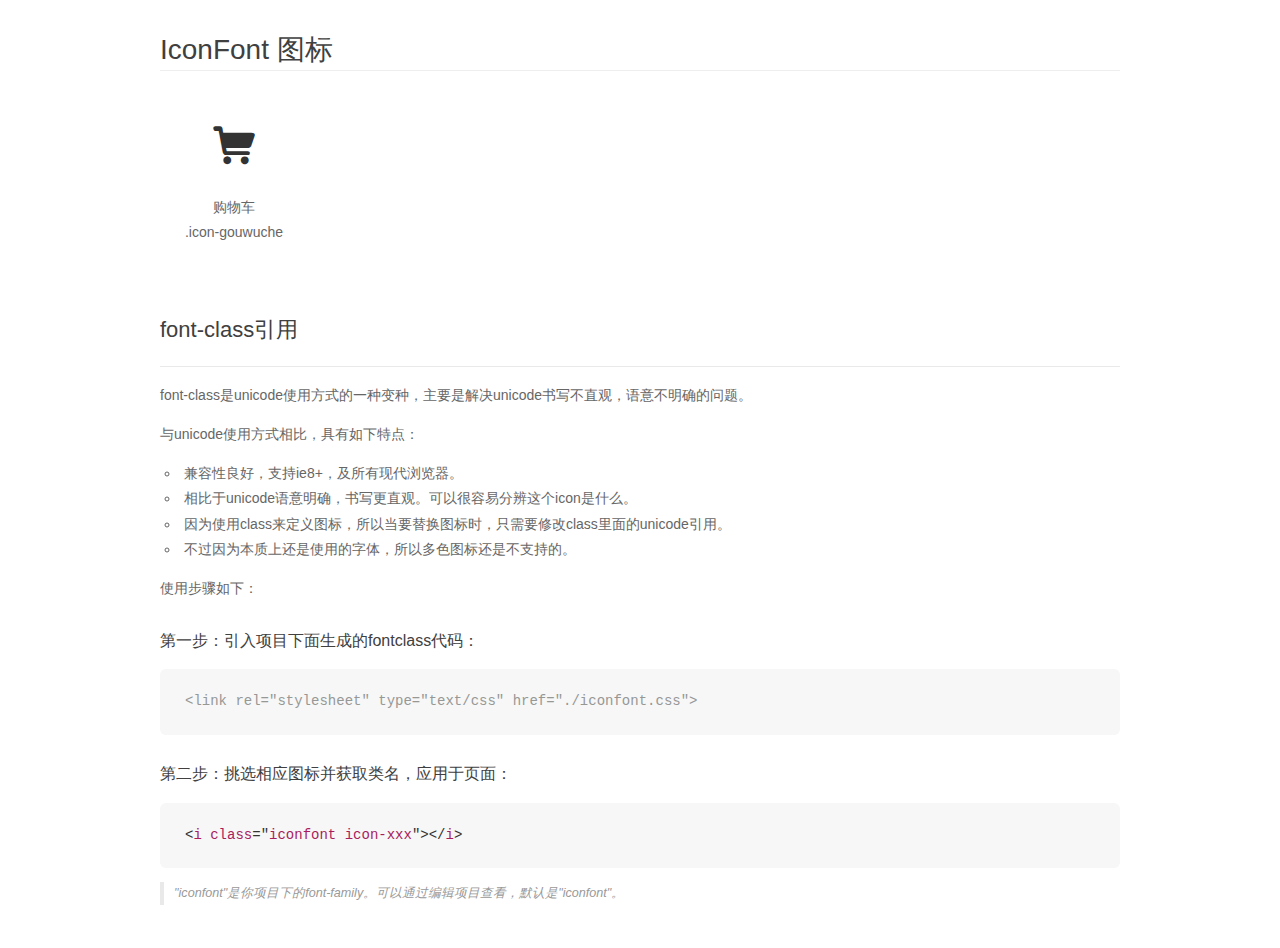
<file: dujianping-fanke/font/demo_fontclass.html>
<!DOCTYPE html>
<html>
<head>
    <meta charset="utf-8"/>
    <title>IconFont</title>
    <link rel="stylesheet" href="demo.css">
    <link rel="stylesheet" href="iconfont.css">
</head>
<body>
    <div class="main markdown">
        <h1>IconFont 图标</h1>
        <ul class="icon_lists clear">
            
                <li>
                <i class="icon iconfont icon-gouwuche"></i>
                    <div class="name">购物车</div>
                    <div class="fontclass">.icon-gouwuche</div>
                </li>
            
        </ul>

        <h2 id="font-class-">font-class引用</h2>
        <hr>

        <p>font-class是unicode使用方式的一种变种，主要是解决unicode书写不直观，语意不明确的问题。</p>
        <p>与unicode使用方式相比，具有如下特点：</p>
        <ul>
        <li>兼容性良好，支持ie8+，及所有现代浏览器。</li>
        <li>相比于unicode语意明确，书写更直观。可以很容易分辨这个icon是什么。</li>
        <li>因为使用class来定义图标，所以当要替换图标时，只需要修改class里面的unicode引用。</li>
        <li>不过因为本质上还是使用的字体，所以多色图标还是不支持的。</li>
        </ul>
        <p>使用步骤如下：</p>
        <h3 id="-fontclass-">第一步：引入项目下面生成的fontclass代码：</h3>


        <pre><code class="lang-js hljs javascript"><span class="hljs-comment">&lt;link rel="stylesheet" type="text/css" href="./iconfont.css"&gt;</span></code></pre>
        <h3 id="-">第二步：挑选相应图标并获取类名，应用于页面：</h3>
        <pre><code class="lang-css hljs">&lt;<span class="hljs-selector-tag">i</span> <span class="hljs-selector-tag">class</span>="<span class="hljs-selector-tag">iconfont</span> <span class="hljs-selector-tag">icon-xxx</span>"&gt;&lt;/<span class="hljs-selector-tag">i</span>&gt;</code></pre>
        <blockquote>
        <p>"iconfont"是你项目下的font-family。可以通过编辑项目查看，默认是"iconfont"。</p>
        </blockquote>
    </div>
</body>
</html>
</file>
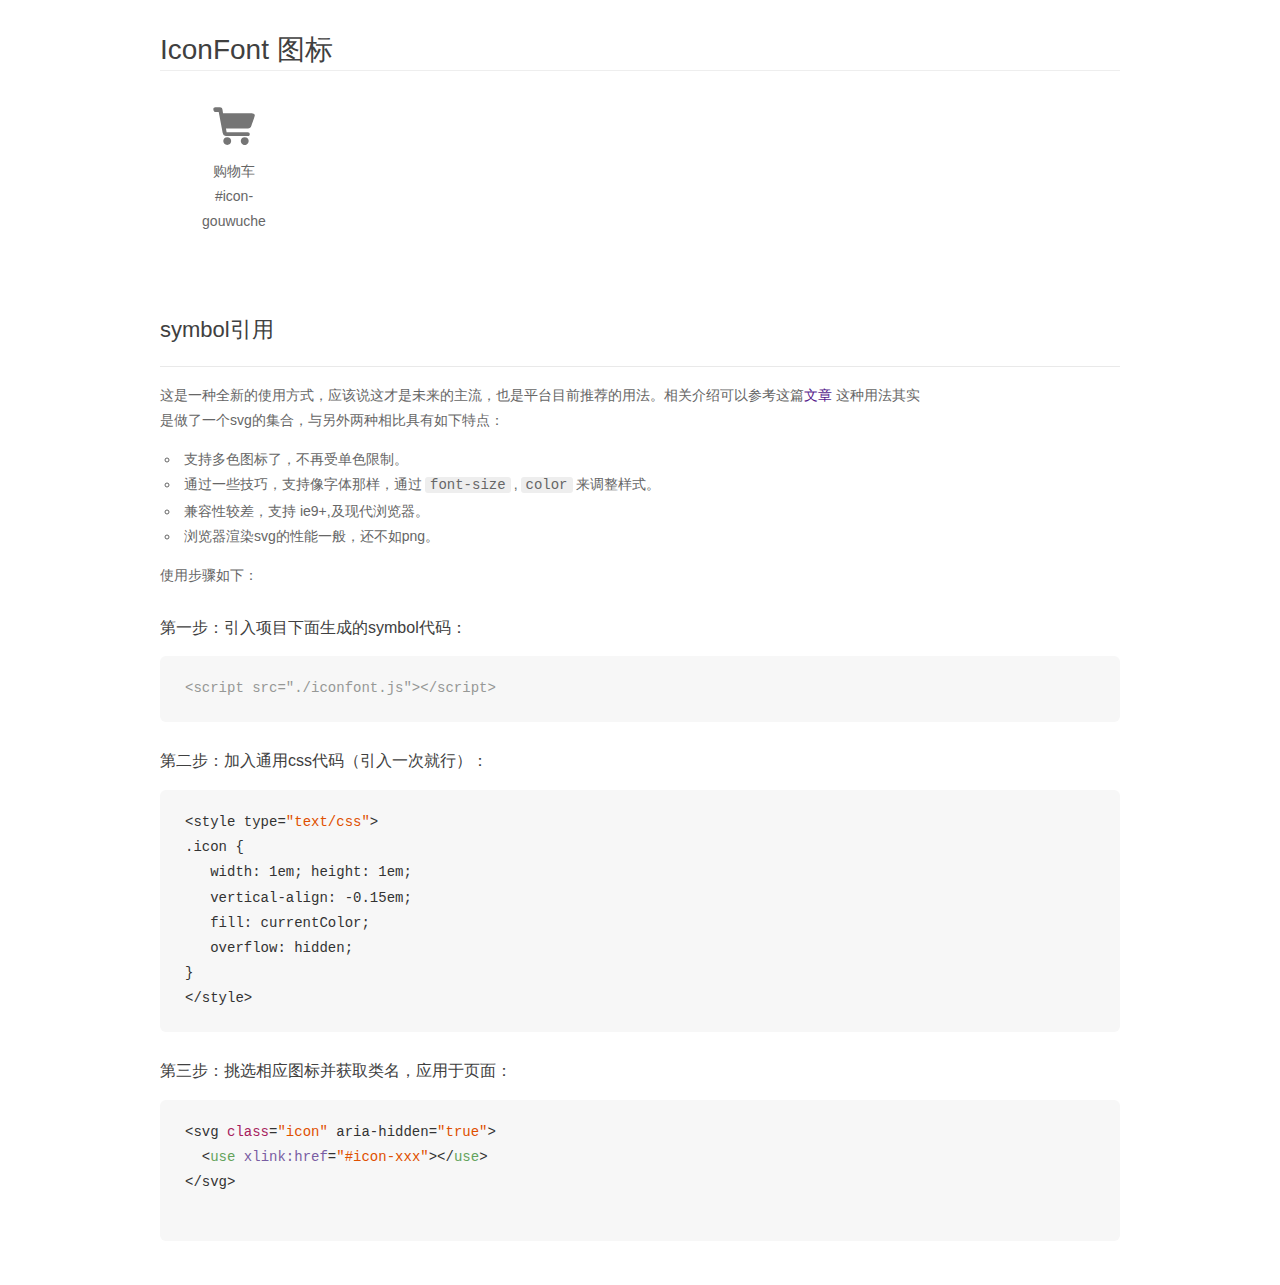
<file: dujianping-fanke/font/demo_symbol.html>
<!DOCTYPE html>
<html>
<head>
    <meta charset="utf-8"/>
    <title>IconFont</title>
    <link rel="stylesheet" href="demo.css">
    <script src="iconfont.js"></script>

    <style type="text/css">
        .icon {
          /* 通过设置 font-size 来改变图标大小 */
          width: 1em; height: 1em;
          /* 图标和文字相邻时，垂直对齐 */
          vertical-align: -0.15em;
          /* 通过设置 color 来改变 SVG 的颜色/fill */
          fill: currentColor;
          /* path 和 stroke 溢出 viewBox 部分在 IE 下会显示
             normalize.css 中也包含这行 */
          overflow: hidden;
        }

    </style>
</head>
<body>
    <div class="main markdown">
        <h1>IconFont 图标</h1>
        <ul class="icon_lists clear">
            
                <li>
                    <svg class="icon" aria-hidden="true">
                        <use xlink:href="#icon-gouwuche"></use>
                    </svg>
                    <div class="name">购物车</div>
                    <div class="fontclass">#icon-gouwuche</div>
                </li>
            
        </ul>


        <h2 id="symbol-">symbol引用</h2>
        <hr>

        <p>这是一种全新的使用方式，应该说这才是未来的主流，也是平台目前推荐的用法。相关介绍可以参考这篇<a href="">文章</a>
        这种用法其实是做了一个svg的集合，与另外两种相比具有如下特点：</p>
        <ul>
          <li>支持多色图标了，不再受单色限制。</li>
          <li>通过一些技巧，支持像字体那样，通过<code>font-size</code>,<code>color</code>来调整样式。</li>
          <li>兼容性较差，支持 ie9+,及现代浏览器。</li>
          <li>浏览器渲染svg的性能一般，还不如png。</li>
        </ul>
        <p>使用步骤如下：</p>
        <h3 id="-symbol-">第一步：引入项目下面生成的symbol代码：</h3>
        <pre><code class="lang-js hljs javascript"><span class="hljs-comment">&lt;script src="./iconfont.js"&gt;&lt;/script&gt;</span></code></pre>
        <h3 id="-css-">第二步：加入通用css代码（引入一次就行）：</h3>
        <pre><code class="lang-js hljs javascript">&lt;style type=<span class="hljs-string">"text/css"</span>&gt;
.icon {
   width: <span class="hljs-number">1</span>em; height: <span class="hljs-number">1</span>em;
   vertical-align: <span class="hljs-number">-0.15</span>em;
   fill: currentColor;
   overflow: hidden;
}
&lt;<span class="hljs-regexp">/style&gt;</span></code></pre>
        <h3 id="-">第三步：挑选相应图标并获取类名，应用于页面：</h3>
        <pre><code class="lang-js hljs javascript">&lt;svg <span class="hljs-class"><span class="hljs-keyword">class</span></span>=<span class="hljs-string">"icon"</span> aria-hidden=<span class="hljs-string">"true"</span>&gt;<span class="xml"><span class="hljs-tag">
  &lt;<span class="hljs-name">use</span> <span class="hljs-attr">xlink:href</span>=<span class="hljs-string">"#icon-xxx"</span>&gt;</span><span class="hljs-tag">&lt;/<span class="hljs-name">use</span>&gt;</span>
</span>&lt;<span class="hljs-regexp">/svg&gt;
        </span></code></pre>
    </div>
</body>
</html>
</file>
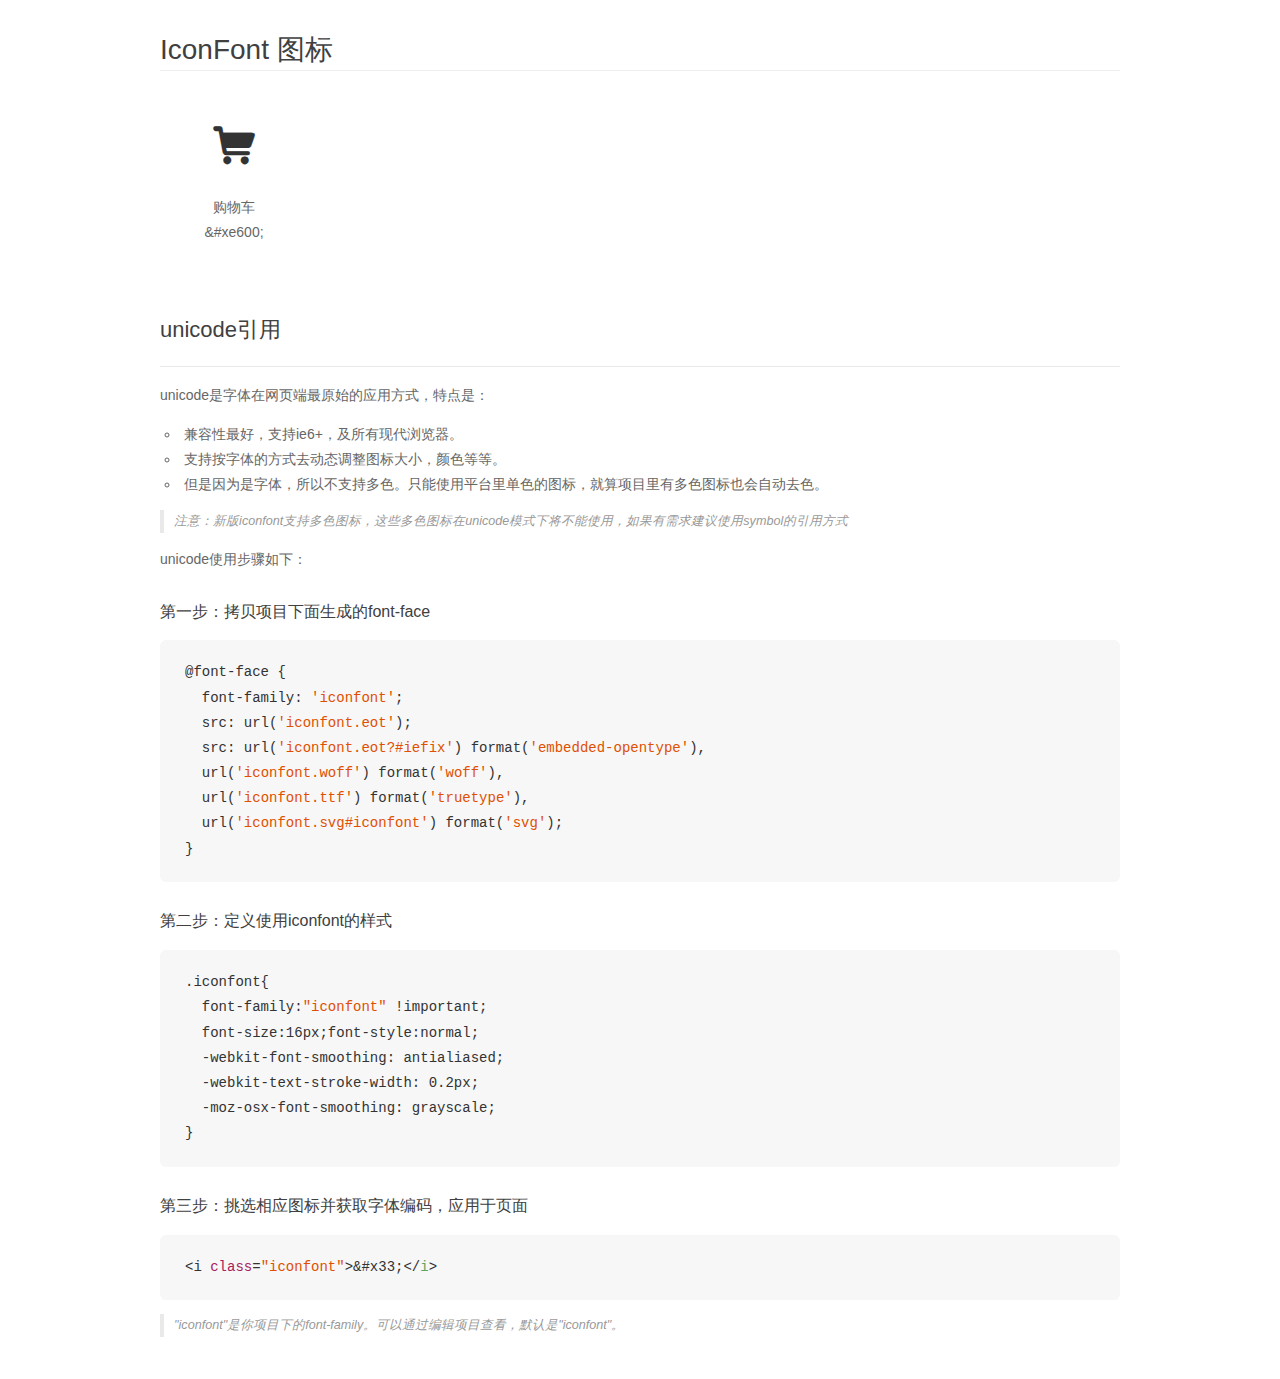
<file: dujianping-fanke/font/demo_unicode.html>
<!DOCTYPE html>
<html>
<head>
    <meta charset="utf-8"/>
    <title>IconFont</title>
    <link rel="stylesheet" href="demo.css">

    <style type="text/css">

        @font-face {font-family: "iconfont";
          src: url('iconfont.eot'); /* IE9*/
          src: url('iconfont.eot#iefix') format('embedded-opentype'), /* IE6-IE8 */
          url('iconfont.woff') format('woff'), /* chrome, firefox */
          url('iconfont.ttf') format('truetype'), /* chrome, firefox, opera, Safari, Android, iOS 4.2+*/
          url('iconfont.svg#iconfont') format('svg'); /* iOS 4.1- */
        }

        .iconfont {
          font-family:"iconfont" !important;
          font-size:16px;
          font-style:normal;
          -webkit-font-smoothing: antialiased;
          -webkit-text-stroke-width: 0.2px;
          -moz-osx-font-smoothing: grayscale;
        }

    </style>
</head>
<body>
    <div class="main markdown">
        <h1>IconFont 图标</h1>
        <ul class="icon_lists clear">
            
                <li>
                <i class="icon iconfont">&#xe600;</i>
                    <div class="name">购物车</div>
                    <div class="code">&amp;#xe600;</div>
                </li>
            
        </ul>
        <h2 id="unicode-">unicode引用</h2>
        <hr>

        <p>unicode是字体在网页端最原始的应用方式，特点是：</p>
        <ul>
        <li>兼容性最好，支持ie6+，及所有现代浏览器。</li>
        <li>支持按字体的方式去动态调整图标大小，颜色等等。</li>
        <li>但是因为是字体，所以不支持多色。只能使用平台里单色的图标，就算项目里有多色图标也会自动去色。</li>
        </ul>
        <blockquote>
        <p>注意：新版iconfont支持多色图标，这些多色图标在unicode模式下将不能使用，如果有需求建议使用symbol的引用方式</p>
        </blockquote>
        <p>unicode使用步骤如下：</p>
        <h3 id="-font-face">第一步：拷贝项目下面生成的font-face</h3>
        <pre><code class="lang-js hljs javascript">@font-face {
  font-family: <span class="hljs-string">'iconfont'</span>;
  src: url(<span class="hljs-string">'iconfont.eot'</span>);
  src: url(<span class="hljs-string">'iconfont.eot?#iefix'</span>) format(<span class="hljs-string">'embedded-opentype'</span>),
  url(<span class="hljs-string">'iconfont.woff'</span>) format(<span class="hljs-string">'woff'</span>),
  url(<span class="hljs-string">'iconfont.ttf'</span>) format(<span class="hljs-string">'truetype'</span>),
  url(<span class="hljs-string">'iconfont.svg#iconfont'</span>) format(<span class="hljs-string">'svg'</span>);
}
</code></pre>
        <h3 id="-iconfont-">第二步：定义使用iconfont的样式</h3>
        <pre><code class="lang-js hljs javascript">.iconfont{
  font-family:<span class="hljs-string">"iconfont"</span> !important;
  font-size:<span class="hljs-number">16</span>px;font-style:normal;
  -webkit-font-smoothing: antialiased;
  -webkit-text-stroke-width: <span class="hljs-number">0.2</span>px;
  -moz-osx-font-smoothing: grayscale;
}
</code></pre>
        <h3 id="-">第三步：挑选相应图标并获取字体编码，应用于页面</h3>
        <pre><code class="lang-js hljs javascript">&lt;i <span class="hljs-class"><span class="hljs-keyword">class</span></span>=<span class="hljs-string">"iconfont"</span>&gt;&amp;#x33;<span class="xml"><span class="hljs-tag">&lt;/<span class="hljs-name">i</span>&gt;</span></span></code></pre>

        <blockquote>
        <p>"iconfont"是你项目下的font-family。可以通过编辑项目查看，默认是"iconfont"。</p>
        </blockquote>
    </div>


</body>
</html>
</file>
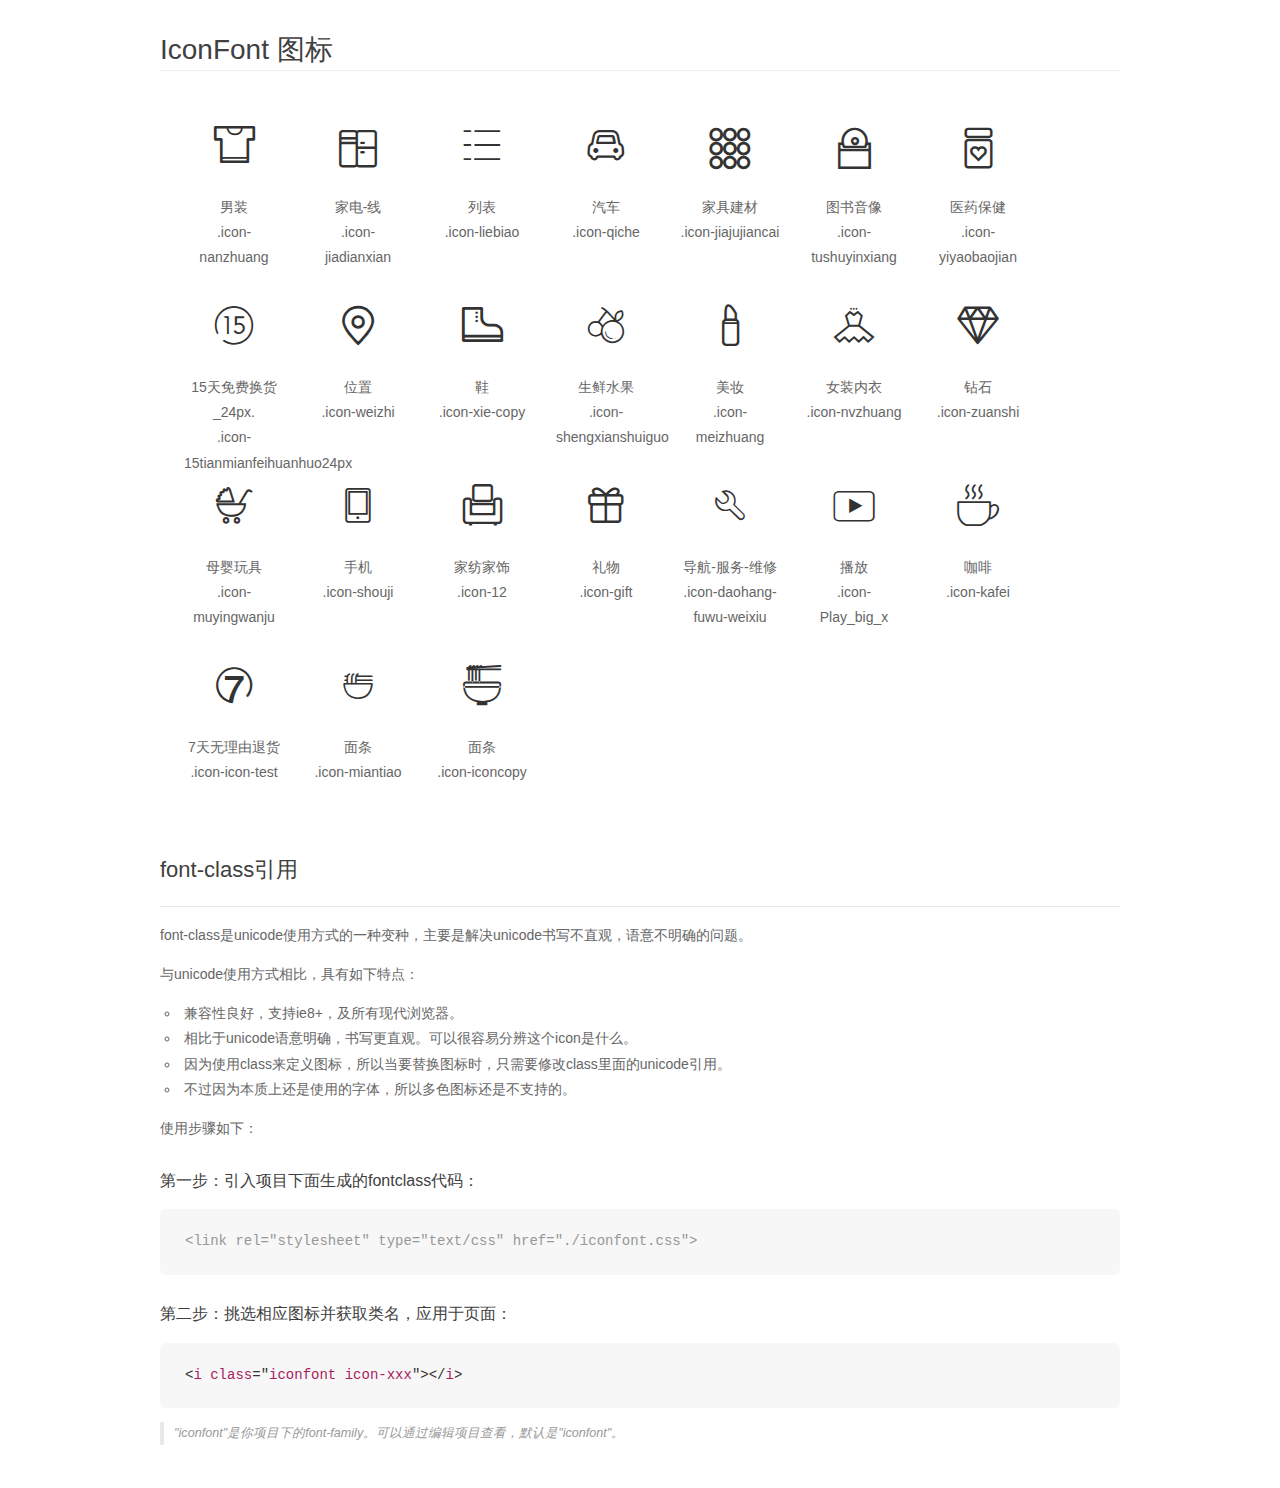
<file: xiaomi-guanwang/iconfont/iconfont1/demo_fontclass.html>
<!DOCTYPE html>
<html>
<head>
    <meta charset="utf-8"/>
    <title>IconFont</title>
    <link rel="stylesheet" href="demo.css">
    <link rel="stylesheet" href="iconfont.css">
</head>
<body>
    <div class="main markdown">
        <h1>IconFont 图标</h1>
        <ul class="icon_lists clear">
            
                <li>
                <i class="icon iconfont icon-nanzhuang"></i>
                    <div class="name">男装</div>
                    <div class="fontclass">.icon-nanzhuang</div>
                </li>
            
                <li>
                <i class="icon iconfont icon-jiadianxian"></i>
                    <div class="name">家电-线</div>
                    <div class="fontclass">.icon-jiadianxian</div>
                </li>
            
                <li>
                <i class="icon iconfont icon-liebiao"></i>
                    <div class="name">列表</div>
                    <div class="fontclass">.icon-liebiao</div>
                </li>
            
                <li>
                <i class="icon iconfont icon-qiche"></i>
                    <div class="name">汽车</div>
                    <div class="fontclass">.icon-qiche</div>
                </li>
            
                <li>
                <i class="icon iconfont icon-jiajujiancai"></i>
                    <div class="name">家具建材</div>
                    <div class="fontclass">.icon-jiajujiancai</div>
                </li>
            
                <li>
                <i class="icon iconfont icon-tushuyinxiang"></i>
                    <div class="name">图书音像</div>
                    <div class="fontclass">.icon-tushuyinxiang</div>
                </li>
            
                <li>
                <i class="icon iconfont icon-yiyaobaojian"></i>
                    <div class="name">医药保健</div>
                    <div class="fontclass">.icon-yiyaobaojian</div>
                </li>
            
                <li>
                <i class="icon iconfont icon-15tianmianfeihuanhuo24px"></i>
                    <div class="name">15天免费换货_24px.</div>
                    <div class="fontclass">.icon-15tianmianfeihuanhuo24px</div>
                </li>
            
                <li>
                <i class="icon iconfont icon-weizhi"></i>
                    <div class="name">位置</div>
                    <div class="fontclass">.icon-weizhi</div>
                </li>
            
                <li>
                <i class="icon iconfont icon-xie-copy"></i>
                    <div class="name">鞋</div>
                    <div class="fontclass">.icon-xie-copy</div>
                </li>
            
                <li>
                <i class="icon iconfont icon-shengxianshuiguo"></i>
                    <div class="name">生鲜水果</div>
                    <div class="fontclass">.icon-shengxianshuiguo</div>
                </li>
            
                <li>
                <i class="icon iconfont icon-meizhuang"></i>
                    <div class="name">美妆</div>
                    <div class="fontclass">.icon-meizhuang</div>
                </li>
            
                <li>
                <i class="icon iconfont icon-nvzhuang"></i>
                    <div class="name">女装内衣</div>
                    <div class="fontclass">.icon-nvzhuang</div>
                </li>
            
                <li>
                <i class="icon iconfont icon-zuanshi"></i>
                    <div class="name">钻石</div>
                    <div class="fontclass">.icon-zuanshi</div>
                </li>
            
                <li>
                <i class="icon iconfont icon-muyingwanju"></i>
                    <div class="name">母婴玩具</div>
                    <div class="fontclass">.icon-muyingwanju</div>
                </li>
            
                <li>
                <i class="icon iconfont icon-shouji"></i>
                    <div class="name">手机</div>
                    <div class="fontclass">.icon-shouji</div>
                </li>
            
                <li>
                <i class="icon iconfont icon-12"></i>
                    <div class="name">家纺家饰</div>
                    <div class="fontclass">.icon-12</div>
                </li>
            
                <li>
                <i class="icon iconfont icon-gift"></i>
                    <div class="name">礼物</div>
                    <div class="fontclass">.icon-gift</div>
                </li>
            
                <li>
                <i class="icon iconfont icon-daohang-fuwu-weixiu"></i>
                    <div class="name">导航-服务-维修</div>
                    <div class="fontclass">.icon-daohang-fuwu-weixiu</div>
                </li>
            
                <li>
                <i class="icon iconfont icon-Play_big_x"></i>
                    <div class="name">播放</div>
                    <div class="fontclass">.icon-Play_big_x</div>
                </li>
            
                <li>
                <i class="icon iconfont icon-kafei"></i>
                    <div class="name">咖啡</div>
                    <div class="fontclass">.icon-kafei</div>
                </li>
            
                <li>
                <i class="icon iconfont icon-icon-test"></i>
                    <div class="name">7天无理由退货</div>
                    <div class="fontclass">.icon-icon-test</div>
                </li>
            
                <li>
                <i class="icon iconfont icon-miantiao"></i>
                    <div class="name">面条</div>
                    <div class="fontclass">.icon-miantiao</div>
                </li>
            
                <li>
                <i class="icon iconfont icon-iconcopy"></i>
                    <div class="name">面条</div>
                    <div class="fontclass">.icon-iconcopy</div>
                </li>
            
        </ul>

        <h2 id="font-class-">font-class引用</h2>
        <hr>

        <p>font-class是unicode使用方式的一种变种，主要是解决unicode书写不直观，语意不明确的问题。</p>
        <p>与unicode使用方式相比，具有如下特点：</p>
        <ul>
        <li>兼容性良好，支持ie8+，及所有现代浏览器。</li>
        <li>相比于unicode语意明确，书写更直观。可以很容易分辨这个icon是什么。</li>
        <li>因为使用class来定义图标，所以当要替换图标时，只需要修改class里面的unicode引用。</li>
        <li>不过因为本质上还是使用的字体，所以多色图标还是不支持的。</li>
        </ul>
        <p>使用步骤如下：</p>
        <h3 id="-fontclass-">第一步：引入项目下面生成的fontclass代码：</h3>


        <pre><code class="lang-js hljs javascript"><span class="hljs-comment">&lt;link rel="stylesheet" type="text/css" href="./iconfont.css"&gt;</span></code></pre>
        <h3 id="-">第二步：挑选相应图标并获取类名，应用于页面：</h3>
        <pre><code class="lang-css hljs">&lt;<span class="hljs-selector-tag">i</span> <span class="hljs-selector-tag">class</span>="<span class="hljs-selector-tag">iconfont</span> <span class="hljs-selector-tag">icon-xxx</span>"&gt;&lt;/<span class="hljs-selector-tag">i</span>&gt;</code></pre>
        <blockquote>
        <p>"iconfont"是你项目下的font-family。可以通过编辑项目查看，默认是"iconfont"。</p>
        </blockquote>
    </div>
</body>
</html>
</file>
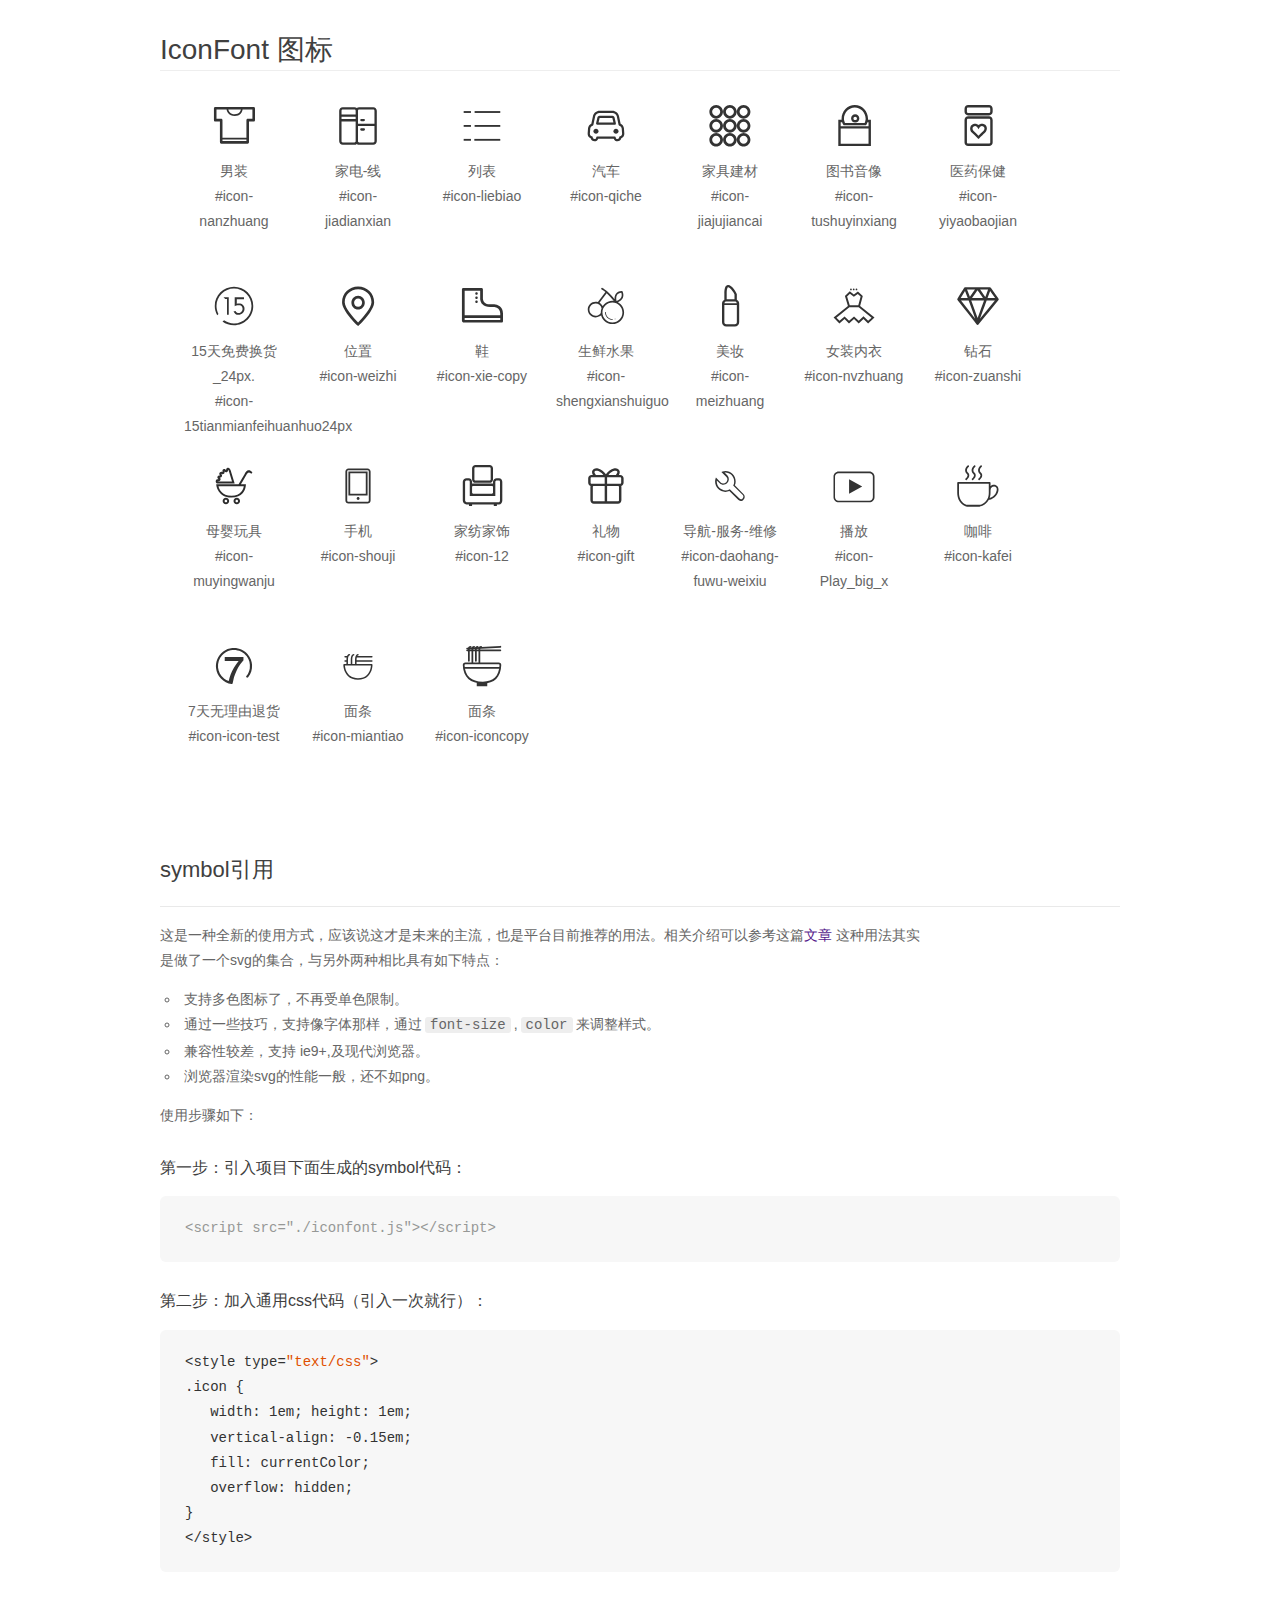
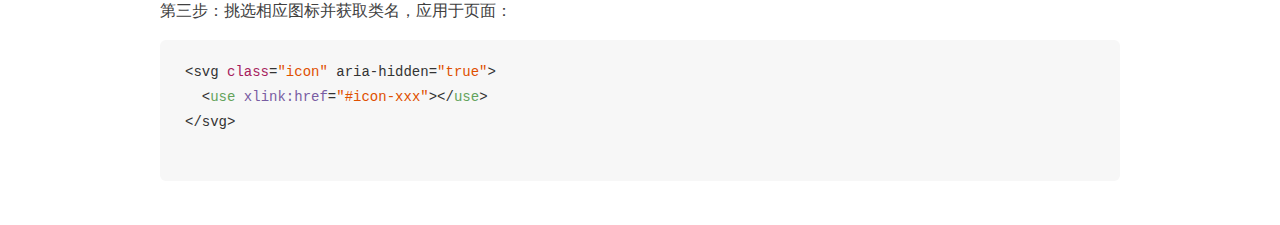
<file: xiaomi-guanwang/iconfont/iconfont1/demo_symbol.html>
<!DOCTYPE html>
<html>
<head>
    <meta charset="utf-8"/>
    <title>IconFont</title>
    <link rel="stylesheet" href="demo.css">
    <script src="iconfont.js"></script>

    <style type="text/css">
        .icon {
          /* 通过设置 font-size 来改变图标大小 */
          width: 1em; height: 1em;
          /* 图标和文字相邻时，垂直对齐 */
          vertical-align: -0.15em;
          /* 通过设置 color 来改变 SVG 的颜色/fill */
          fill: currentColor;
          /* path 和 stroke 溢出 viewBox 部分在 IE 下会显示
             normalize.css 中也包含这行 */
          overflow: hidden;
        }

    </style>
</head>
<body>
    <div class="main markdown">
        <h1>IconFont 图标</h1>
        <ul class="icon_lists clear">
            
                <li>
                    <svg class="icon" aria-hidden="true">
                        <use xlink:href="#icon-nanzhuang"></use>
                    </svg>
                    <div class="name">男装</div>
                    <div class="fontclass">#icon-nanzhuang</div>
                </li>
            
                <li>
                    <svg class="icon" aria-hidden="true">
                        <use xlink:href="#icon-jiadianxian"></use>
                    </svg>
                    <div class="name">家电-线</div>
                    <div class="fontclass">#icon-jiadianxian</div>
                </li>
            
                <li>
                    <svg class="icon" aria-hidden="true">
                        <use xlink:href="#icon-liebiao"></use>
                    </svg>
                    <div class="name">列表</div>
                    <div class="fontclass">#icon-liebiao</div>
                </li>
            
                <li>
                    <svg class="icon" aria-hidden="true">
                        <use xlink:href="#icon-qiche"></use>
                    </svg>
                    <div class="name">汽车</div>
                    <div class="fontclass">#icon-qiche</div>
                </li>
            
                <li>
                    <svg class="icon" aria-hidden="true">
                        <use xlink:href="#icon-jiajujiancai"></use>
                    </svg>
                    <div class="name">家具建材</div>
                    <div class="fontclass">#icon-jiajujiancai</div>
                </li>
            
                <li>
                    <svg class="icon" aria-hidden="true">
                        <use xlink:href="#icon-tushuyinxiang"></use>
                    </svg>
                    <div class="name">图书音像</div>
                    <div class="fontclass">#icon-tushuyinxiang</div>
                </li>
            
                <li>
                    <svg class="icon" aria-hidden="true">
                        <use xlink:href="#icon-yiyaobaojian"></use>
                    </svg>
                    <div class="name">医药保健</div>
                    <div class="fontclass">#icon-yiyaobaojian</div>
                </li>
            
                <li>
                    <svg class="icon" aria-hidden="true">
                        <use xlink:href="#icon-15tianmianfeihuanhuo24px"></use>
                    </svg>
                    <div class="name">15天免费换货_24px.</div>
                    <div class="fontclass">#icon-15tianmianfeihuanhuo24px</div>
                </li>
            
                <li>
                    <svg class="icon" aria-hidden="true">
                        <use xlink:href="#icon-weizhi"></use>
                    </svg>
                    <div class="name">位置</div>
                    <div class="fontclass">#icon-weizhi</div>
                </li>
            
                <li>
                    <svg class="icon" aria-hidden="true">
                        <use xlink:href="#icon-xie-copy"></use>
                    </svg>
                    <div class="name">鞋</div>
                    <div class="fontclass">#icon-xie-copy</div>
                </li>
            
                <li>
                    <svg class="icon" aria-hidden="true">
                        <use xlink:href="#icon-shengxianshuiguo"></use>
                    </svg>
                    <div class="name">生鲜水果</div>
                    <div class="fontclass">#icon-shengxianshuiguo</div>
                </li>
            
                <li>
                    <svg class="icon" aria-hidden="true">
                        <use xlink:href="#icon-meizhuang"></use>
                    </svg>
                    <div class="name">美妆</div>
                    <div class="fontclass">#icon-meizhuang</div>
                </li>
            
                <li>
                    <svg class="icon" aria-hidden="true">
                        <use xlink:href="#icon-nvzhuang"></use>
                    </svg>
                    <div class="name">女装内衣</div>
                    <div class="fontclass">#icon-nvzhuang</div>
                </li>
            
                <li>
                    <svg class="icon" aria-hidden="true">
                        <use xlink:href="#icon-zuanshi"></use>
                    </svg>
                    <div class="name">钻石</div>
                    <div class="fontclass">#icon-zuanshi</div>
                </li>
            
                <li>
                    <svg class="icon" aria-hidden="true">
                        <use xlink:href="#icon-muyingwanju"></use>
                    </svg>
                    <div class="name">母婴玩具</div>
                    <div class="fontclass">#icon-muyingwanju</div>
                </li>
            
                <li>
                    <svg class="icon" aria-hidden="true">
                        <use xlink:href="#icon-shouji"></use>
                    </svg>
                    <div class="name">手机</div>
                    <div class="fontclass">#icon-shouji</div>
                </li>
            
                <li>
                    <svg class="icon" aria-hidden="true">
                        <use xlink:href="#icon-12"></use>
                    </svg>
                    <div class="name">家纺家饰</div>
                    <div class="fontclass">#icon-12</div>
                </li>
            
                <li>
                    <svg class="icon" aria-hidden="true">
                        <use xlink:href="#icon-gift"></use>
                    </svg>
                    <div class="name">礼物</div>
                    <div class="fontclass">#icon-gift</div>
                </li>
            
                <li>
                    <svg class="icon" aria-hidden="true">
                        <use xlink:href="#icon-daohang-fuwu-weixiu"></use>
                    </svg>
                    <div class="name">导航-服务-维修</div>
                    <div class="fontclass">#icon-daohang-fuwu-weixiu</div>
                </li>
            
                <li>
                    <svg class="icon" aria-hidden="true">
                        <use xlink:href="#icon-Play_big_x"></use>
                    </svg>
                    <div class="name">播放</div>
                    <div class="fontclass">#icon-Play_big_x</div>
                </li>
            
                <li>
                    <svg class="icon" aria-hidden="true">
                        <use xlink:href="#icon-kafei"></use>
                    </svg>
                    <div class="name">咖啡</div>
                    <div class="fontclass">#icon-kafei</div>
                </li>
            
                <li>
                    <svg class="icon" aria-hidden="true">
                        <use xlink:href="#icon-icon-test"></use>
                    </svg>
                    <div class="name">7天无理由退货</div>
                    <div class="fontclass">#icon-icon-test</div>
                </li>
            
                <li>
                    <svg class="icon" aria-hidden="true">
                        <use xlink:href="#icon-miantiao"></use>
                    </svg>
                    <div class="name">面条</div>
                    <div class="fontclass">#icon-miantiao</div>
                </li>
            
                <li>
                    <svg class="icon" aria-hidden="true">
                        <use xlink:href="#icon-iconcopy"></use>
                    </svg>
                    <div class="name">面条</div>
                    <div class="fontclass">#icon-iconcopy</div>
                </li>
            
        </ul>


        <h2 id="symbol-">symbol引用</h2>
        <hr>

        <p>这是一种全新的使用方式，应该说这才是未来的主流，也是平台目前推荐的用法。相关介绍可以参考这篇<a href="">文章</a>
        这种用法其实是做了一个svg的集合，与另外两种相比具有如下特点：</p>
        <ul>
          <li>支持多色图标了，不再受单色限制。</li>
          <li>通过一些技巧，支持像字体那样，通过<code>font-size</code>,<code>color</code>来调整样式。</li>
          <li>兼容性较差，支持 ie9+,及现代浏览器。</li>
          <li>浏览器渲染svg的性能一般，还不如png。</li>
        </ul>
        <p>使用步骤如下：</p>
        <h3 id="-symbol-">第一步：引入项目下面生成的symbol代码：</h3>
        <pre><code class="lang-js hljs javascript"><span class="hljs-comment">&lt;script src="./iconfont.js"&gt;&lt;/script&gt;</span></code></pre>
        <h3 id="-css-">第二步：加入通用css代码（引入一次就行）：</h3>
        <pre><code class="lang-js hljs javascript">&lt;style type=<span class="hljs-string">"text/css"</span>&gt;
.icon {
   width: <span class="hljs-number">1</span>em; height: <span class="hljs-number">1</span>em;
   vertical-align: <span class="hljs-number">-0.15</span>em;
   fill: currentColor;
   overflow: hidden;
}
&lt;<span class="hljs-regexp">/style&gt;</span></code></pre>
        <h3 id="-">第三步：挑选相应图标并获取类名，应用于页面：</h3>
        <pre><code class="lang-js hljs javascript">&lt;svg <span class="hljs-class"><span class="hljs-keyword">class</span></span>=<span class="hljs-string">"icon"</span> aria-hidden=<span class="hljs-string">"true"</span>&gt;<span class="xml"><span class="hljs-tag">
  &lt;<span class="hljs-name">use</span> <span class="hljs-attr">xlink:href</span>=<span class="hljs-string">"#icon-xxx"</span>&gt;</span><span class="hljs-tag">&lt;/<span class="hljs-name">use</span>&gt;</span>
</span>&lt;<span class="hljs-regexp">/svg&gt;
        </span></code></pre>
    </div>
</body>
</html>
</file>
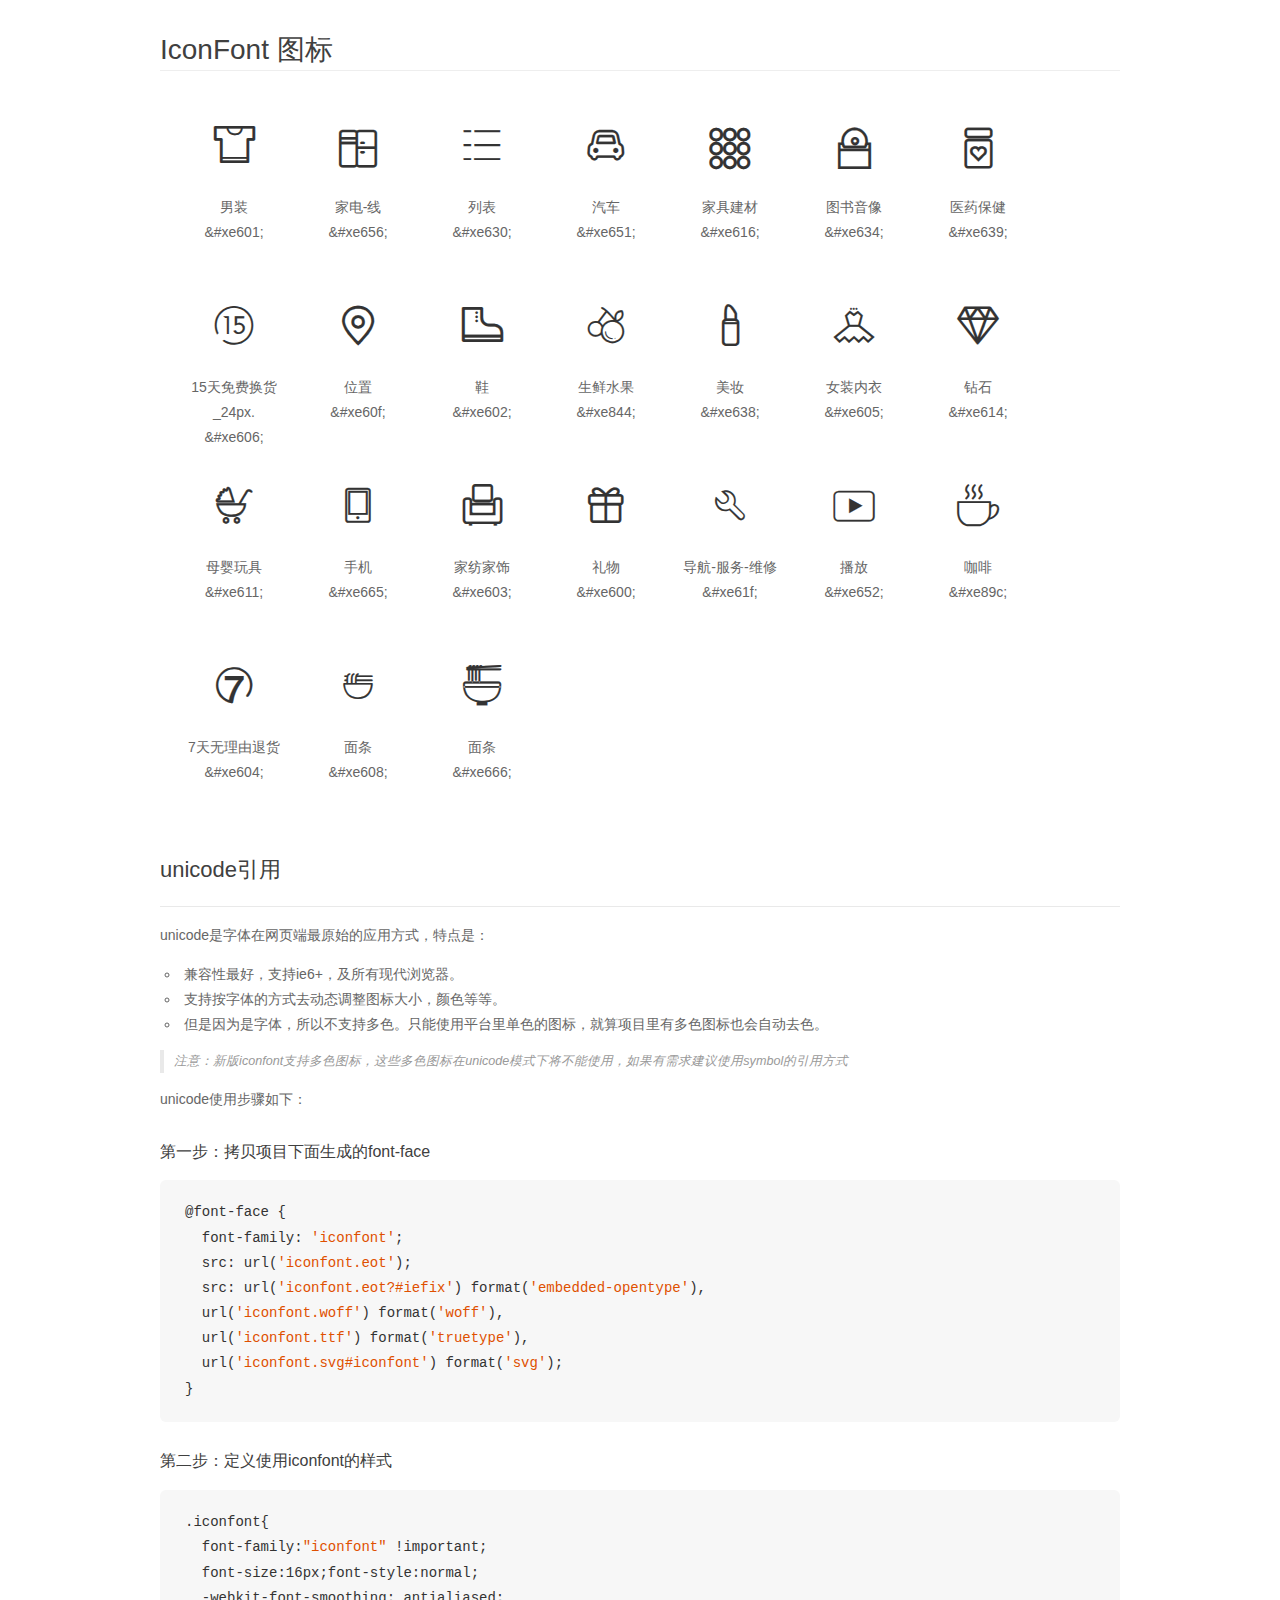
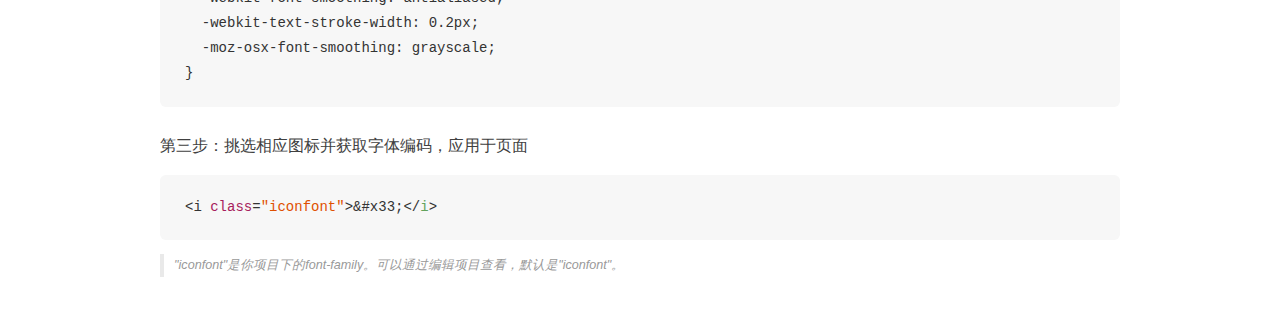
<file: xiaomi-guanwang/iconfont/iconfont1/demo_unicode.html>
<!DOCTYPE html>
<html>
<head>
    <meta charset="utf-8"/>
    <title>IconFont</title>
    <link rel="stylesheet" href="demo.css">

    <style type="text/css">

        @font-face {font-family: "iconfont";
          src: url('iconfont.eot'); /* IE9*/
          src: url('iconfont.eot#iefix') format('embedded-opentype'), /* IE6-IE8 */
          url('iconfont.woff') format('woff'), /* chrome, firefox */
          url('iconfont.ttf') format('truetype'), /* chrome, firefox, opera, Safari, Android, iOS 4.2+*/
          url('iconfont.svg#iconfont') format('svg'); /* iOS 4.1- */
        }

        .iconfont {
          font-family:"iconfont" !important;
          font-size:16px;
          font-style:normal;
          -webkit-font-smoothing: antialiased;
          -webkit-text-stroke-width: 0.2px;
          -moz-osx-font-smoothing: grayscale;
        }

    </style>
</head>
<body>
    <div class="main markdown">
        <h1>IconFont 图标</h1>
        <ul class="icon_lists clear">
            
                <li>
                <i class="icon iconfont">&#xe601;</i>
                    <div class="name">男装</div>
                    <div class="code">&amp;#xe601;</div>
                </li>
            
                <li>
                <i class="icon iconfont">&#xe656;</i>
                    <div class="name">家电-线</div>
                    <div class="code">&amp;#xe656;</div>
                </li>
            
                <li>
                <i class="icon iconfont">&#xe630;</i>
                    <div class="name">列表</div>
                    <div class="code">&amp;#xe630;</div>
                </li>
            
                <li>
                <i class="icon iconfont">&#xe651;</i>
                    <div class="name">汽车</div>
                    <div class="code">&amp;#xe651;</div>
                </li>
            
                <li>
                <i class="icon iconfont">&#xe616;</i>
                    <div class="name">家具建材</div>
                    <div class="code">&amp;#xe616;</div>
                </li>
            
                <li>
                <i class="icon iconfont">&#xe634;</i>
                    <div class="name">图书音像</div>
                    <div class="code">&amp;#xe634;</div>
                </li>
            
                <li>
                <i class="icon iconfont">&#xe639;</i>
                    <div class="name">医药保健</div>
                    <div class="code">&amp;#xe639;</div>
                </li>
            
                <li>
                <i class="icon iconfont">&#xe606;</i>
                    <div class="name">15天免费换货_24px.</div>
                    <div class="code">&amp;#xe606;</div>
                </li>
            
                <li>
                <i class="icon iconfont">&#xe60f;</i>
                    <div class="name">位置</div>
                    <div class="code">&amp;#xe60f;</div>
                </li>
            
                <li>
                <i class="icon iconfont">&#xe602;</i>
                    <div class="name">鞋</div>
                    <div class="code">&amp;#xe602;</div>
                </li>
            
                <li>
                <i class="icon iconfont">&#xe844;</i>
                    <div class="name">生鲜水果</div>
                    <div class="code">&amp;#xe844;</div>
                </li>
            
                <li>
                <i class="icon iconfont">&#xe638;</i>
                    <div class="name">美妆</div>
                    <div class="code">&amp;#xe638;</div>
                </li>
            
                <li>
                <i class="icon iconfont">&#xe605;</i>
                    <div class="name">女装内衣</div>
                    <div class="code">&amp;#xe605;</div>
                </li>
            
                <li>
                <i class="icon iconfont">&#xe614;</i>
                    <div class="name">钻石</div>
                    <div class="code">&amp;#xe614;</div>
                </li>
            
                <li>
                <i class="icon iconfont">&#xe611;</i>
                    <div class="name">母婴玩具</div>
                    <div class="code">&amp;#xe611;</div>
                </li>
            
                <li>
                <i class="icon iconfont">&#xe665;</i>
                    <div class="name">手机</div>
                    <div class="code">&amp;#xe665;</div>
                </li>
            
                <li>
                <i class="icon iconfont">&#xe603;</i>
                    <div class="name">家纺家饰</div>
                    <div class="code">&amp;#xe603;</div>
                </li>
            
                <li>
                <i class="icon iconfont">&#xe600;</i>
                    <div class="name">礼物</div>
                    <div class="code">&amp;#xe600;</div>
                </li>
            
                <li>
                <i class="icon iconfont">&#xe61f;</i>
                    <div class="name">导航-服务-维修</div>
                    <div class="code">&amp;#xe61f;</div>
                </li>
            
                <li>
                <i class="icon iconfont">&#xe652;</i>
                    <div class="name">播放</div>
                    <div class="code">&amp;#xe652;</div>
                </li>
            
                <li>
                <i class="icon iconfont">&#xe89c;</i>
                    <div class="name">咖啡</div>
                    <div class="code">&amp;#xe89c;</div>
                </li>
            
                <li>
                <i class="icon iconfont">&#xe604;</i>
                    <div class="name">7天无理由退货</div>
                    <div class="code">&amp;#xe604;</div>
                </li>
            
                <li>
                <i class="icon iconfont">&#xe608;</i>
                    <div class="name">面条</div>
                    <div class="code">&amp;#xe608;</div>
                </li>
            
                <li>
                <i class="icon iconfont">&#xe666;</i>
                    <div class="name">面条</div>
                    <div class="code">&amp;#xe666;</div>
                </li>
            
        </ul>
        <h2 id="unicode-">unicode引用</h2>
        <hr>

        <p>unicode是字体在网页端最原始的应用方式，特点是：</p>
        <ul>
        <li>兼容性最好，支持ie6+，及所有现代浏览器。</li>
        <li>支持按字体的方式去动态调整图标大小，颜色等等。</li>
        <li>但是因为是字体，所以不支持多色。只能使用平台里单色的图标，就算项目里有多色图标也会自动去色。</li>
        </ul>
        <blockquote>
        <p>注意：新版iconfont支持多色图标，这些多色图标在unicode模式下将不能使用，如果有需求建议使用symbol的引用方式</p>
        </blockquote>
        <p>unicode使用步骤如下：</p>
        <h3 id="-font-face">第一步：拷贝项目下面生成的font-face</h3>
        <pre><code class="lang-js hljs javascript">@font-face {
  font-family: <span class="hljs-string">'iconfont'</span>;
  src: url(<span class="hljs-string">'iconfont.eot'</span>);
  src: url(<span class="hljs-string">'iconfont.eot?#iefix'</span>) format(<span class="hljs-string">'embedded-opentype'</span>),
  url(<span class="hljs-string">'iconfont.woff'</span>) format(<span class="hljs-string">'woff'</span>),
  url(<span class="hljs-string">'iconfont.ttf'</span>) format(<span class="hljs-string">'truetype'</span>),
  url(<span class="hljs-string">'iconfont.svg#iconfont'</span>) format(<span class="hljs-string">'svg'</span>);
}
</code></pre>
        <h3 id="-iconfont-">第二步：定义使用iconfont的样式</h3>
        <pre><code class="lang-js hljs javascript">.iconfont{
  font-family:<span class="hljs-string">"iconfont"</span> !important;
  font-size:<span class="hljs-number">16</span>px;font-style:normal;
  -webkit-font-smoothing: antialiased;
  -webkit-text-stroke-width: <span class="hljs-number">0.2</span>px;
  -moz-osx-font-smoothing: grayscale;
}
</code></pre>
        <h3 id="-">第三步：挑选相应图标并获取字体编码，应用于页面</h3>
        <pre><code class="lang-js hljs javascript">&lt;i <span class="hljs-class"><span class="hljs-keyword">class</span></span>=<span class="hljs-string">"iconfont"</span>&gt;&amp;#x33;<span class="xml"><span class="hljs-tag">&lt;/<span class="hljs-name">i</span>&gt;</span></span></code></pre>

        <blockquote>
        <p>"iconfont"是你项目下的font-family。可以通过编辑项目查看，默认是"iconfont"。</p>
        </blockquote>
    </div>


</body>
</html>
</file>
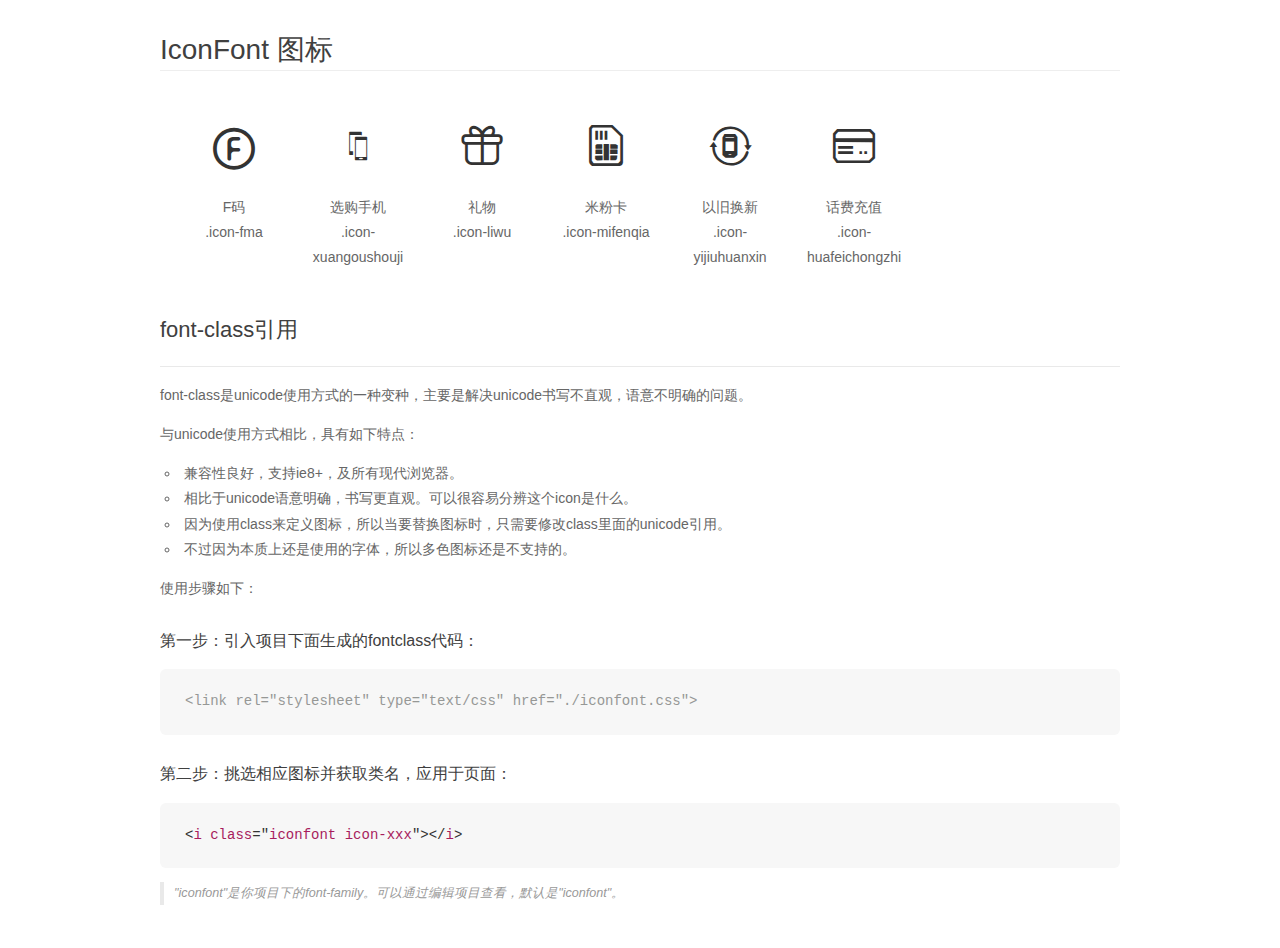
<file: xiaomi-guanwang/iconfont/iconfont2/demo_fontclass.html>
<!DOCTYPE html>
<html>
<head>
    <meta charset="utf-8"/>
    <title>IconFont</title>
    <link rel="stylesheet" href="demo.css">
    <link rel="stylesheet" href="iconfont.css">
</head>
<body>
    <div class="main markdown">
        <h1>IconFont 图标</h1>
        <ul class="icon_lists clear">
            
                <li>
                <i class="icon iconfont icon-fma"></i>
                    <div class="name">F码</div>
                    <div class="fontclass">.icon-fma</div>
                </li>
            
                <li>
                <i class="icon iconfont icon-xuangoushouji"></i>
                    <div class="name">选购手机</div>
                    <div class="fontclass">.icon-xuangoushouji</div>
                </li>
            
                <li>
                <i class="icon iconfont icon-liwu"></i>
                    <div class="name">礼物</div>
                    <div class="fontclass">.icon-liwu</div>
                </li>
            
                <li>
                <i class="icon iconfont icon-mifenqia"></i>
                    <div class="name">米粉卡</div>
                    <div class="fontclass">.icon-mifenqia</div>
                </li>
            
                <li>
                <i class="icon iconfont icon-yijiuhuanxin"></i>
                    <div class="name">以旧换新</div>
                    <div class="fontclass">.icon-yijiuhuanxin</div>
                </li>
            
                <li>
                <i class="icon iconfont icon-huafeichongzhi"></i>
                    <div class="name">话费充值</div>
                    <div class="fontclass">.icon-huafeichongzhi</div>
                </li>
            
        </ul>

        <h2 id="font-class-">font-class引用</h2>
        <hr>

        <p>font-class是unicode使用方式的一种变种，主要是解决unicode书写不直观，语意不明确的问题。</p>
        <p>与unicode使用方式相比，具有如下特点：</p>
        <ul>
        <li>兼容性良好，支持ie8+，及所有现代浏览器。</li>
        <li>相比于unicode语意明确，书写更直观。可以很容易分辨这个icon是什么。</li>
        <li>因为使用class来定义图标，所以当要替换图标时，只需要修改class里面的unicode引用。</li>
        <li>不过因为本质上还是使用的字体，所以多色图标还是不支持的。</li>
        </ul>
        <p>使用步骤如下：</p>
        <h3 id="-fontclass-">第一步：引入项目下面生成的fontclass代码：</h3>


        <pre><code class="lang-js hljs javascript"><span class="hljs-comment">&lt;link rel="stylesheet" type="text/css" href="./iconfont.css"&gt;</span></code></pre>
        <h3 id="-">第二步：挑选相应图标并获取类名，应用于页面：</h3>
        <pre><code class="lang-css hljs">&lt;<span class="hljs-selector-tag">i</span> <span class="hljs-selector-tag">class</span>="<span class="hljs-selector-tag">iconfont</span> <span class="hljs-selector-tag">icon-xxx</span>"&gt;&lt;/<span class="hljs-selector-tag">i</span>&gt;</code></pre>
        <blockquote>
        <p>"iconfont"是你项目下的font-family。可以通过编辑项目查看，默认是"iconfont"。</p>
        </blockquote>
    </div>
</body>
</html>
</file>
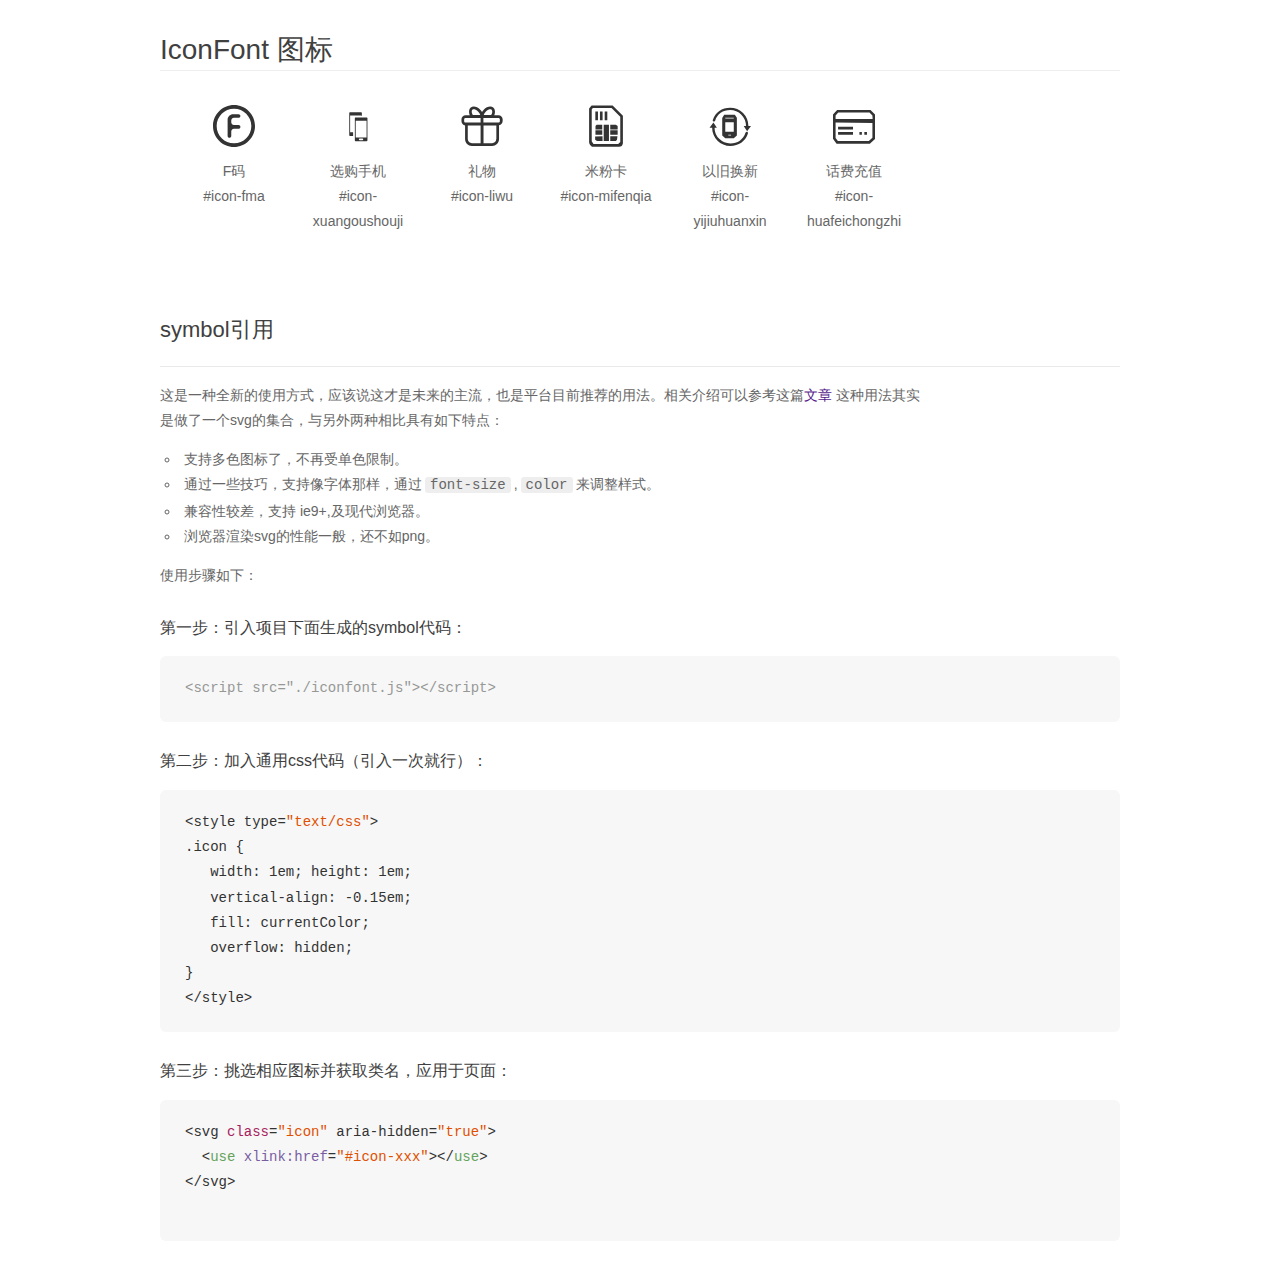
<file: xiaomi-guanwang/iconfont/iconfont2/demo_symbol.html>
<!DOCTYPE html>
<html>
<head>
    <meta charset="utf-8"/>
    <title>IconFont</title>
    <link rel="stylesheet" href="demo.css">
    <script src="iconfont.js"></script>

    <style type="text/css">
        .icon {
          /* 通过设置 font-size 来改变图标大小 */
          width: 1em; height: 1em;
          /* 图标和文字相邻时，垂直对齐 */
          vertical-align: -0.15em;
          /* 通过设置 color 来改变 SVG 的颜色/fill */
          fill: currentColor;
          /* path 和 stroke 溢出 viewBox 部分在 IE 下会显示
             normalize.css 中也包含这行 */
          overflow: hidden;
        }

    </style>
</head>
<body>
    <div class="main markdown">
        <h1>IconFont 图标</h1>
        <ul class="icon_lists clear">
            
                <li>
                    <svg class="icon" aria-hidden="true">
                        <use xlink:href="#icon-fma"></use>
                    </svg>
                    <div class="name">F码</div>
                    <div class="fontclass">#icon-fma</div>
                </li>
            
                <li>
                    <svg class="icon" aria-hidden="true">
                        <use xlink:href="#icon-xuangoushouji"></use>
                    </svg>
                    <div class="name">选购手机</div>
                    <div class="fontclass">#icon-xuangoushouji</div>
                </li>
            
                <li>
                    <svg class="icon" aria-hidden="true">
                        <use xlink:href="#icon-liwu"></use>
                    </svg>
                    <div class="name">礼物</div>
                    <div class="fontclass">#icon-liwu</div>
                </li>
            
                <li>
                    <svg class="icon" aria-hidden="true">
                        <use xlink:href="#icon-mifenqia"></use>
                    </svg>
                    <div class="name">米粉卡</div>
                    <div class="fontclass">#icon-mifenqia</div>
                </li>
            
                <li>
                    <svg class="icon" aria-hidden="true">
                        <use xlink:href="#icon-yijiuhuanxin"></use>
                    </svg>
                    <div class="name">以旧换新</div>
                    <div class="fontclass">#icon-yijiuhuanxin</div>
                </li>
            
                <li>
                    <svg class="icon" aria-hidden="true">
                        <use xlink:href="#icon-huafeichongzhi"></use>
                    </svg>
                    <div class="name">话费充值</div>
                    <div class="fontclass">#icon-huafeichongzhi</div>
                </li>
            
        </ul>


        <h2 id="symbol-">symbol引用</h2>
        <hr>

        <p>这是一种全新的使用方式，应该说这才是未来的主流，也是平台目前推荐的用法。相关介绍可以参考这篇<a href="">文章</a>
        这种用法其实是做了一个svg的集合，与另外两种相比具有如下特点：</p>
        <ul>
          <li>支持多色图标了，不再受单色限制。</li>
          <li>通过一些技巧，支持像字体那样，通过<code>font-size</code>,<code>color</code>来调整样式。</li>
          <li>兼容性较差，支持 ie9+,及现代浏览器。</li>
          <li>浏览器渲染svg的性能一般，还不如png。</li>
        </ul>
        <p>使用步骤如下：</p>
        <h3 id="-symbol-">第一步：引入项目下面生成的symbol代码：</h3>
        <pre><code class="lang-js hljs javascript"><span class="hljs-comment">&lt;script src="./iconfont.js"&gt;&lt;/script&gt;</span></code></pre>
        <h3 id="-css-">第二步：加入通用css代码（引入一次就行）：</h3>
        <pre><code class="lang-js hljs javascript">&lt;style type=<span class="hljs-string">"text/css"</span>&gt;
.icon {
   width: <span class="hljs-number">1</span>em; height: <span class="hljs-number">1</span>em;
   vertical-align: <span class="hljs-number">-0.15</span>em;
   fill: currentColor;
   overflow: hidden;
}
&lt;<span class="hljs-regexp">/style&gt;</span></code></pre>
        <h3 id="-">第三步：挑选相应图标并获取类名，应用于页面：</h3>
        <pre><code class="lang-js hljs javascript">&lt;svg <span class="hljs-class"><span class="hljs-keyword">class</span></span>=<span class="hljs-string">"icon"</span> aria-hidden=<span class="hljs-string">"true"</span>&gt;<span class="xml"><span class="hljs-tag">
  &lt;<span class="hljs-name">use</span> <span class="hljs-attr">xlink:href</span>=<span class="hljs-string">"#icon-xxx"</span>&gt;</span><span class="hljs-tag">&lt;/<span class="hljs-name">use</span>&gt;</span>
</span>&lt;<span class="hljs-regexp">/svg&gt;
        </span></code></pre>
    </div>
</body>
</html>
</file>
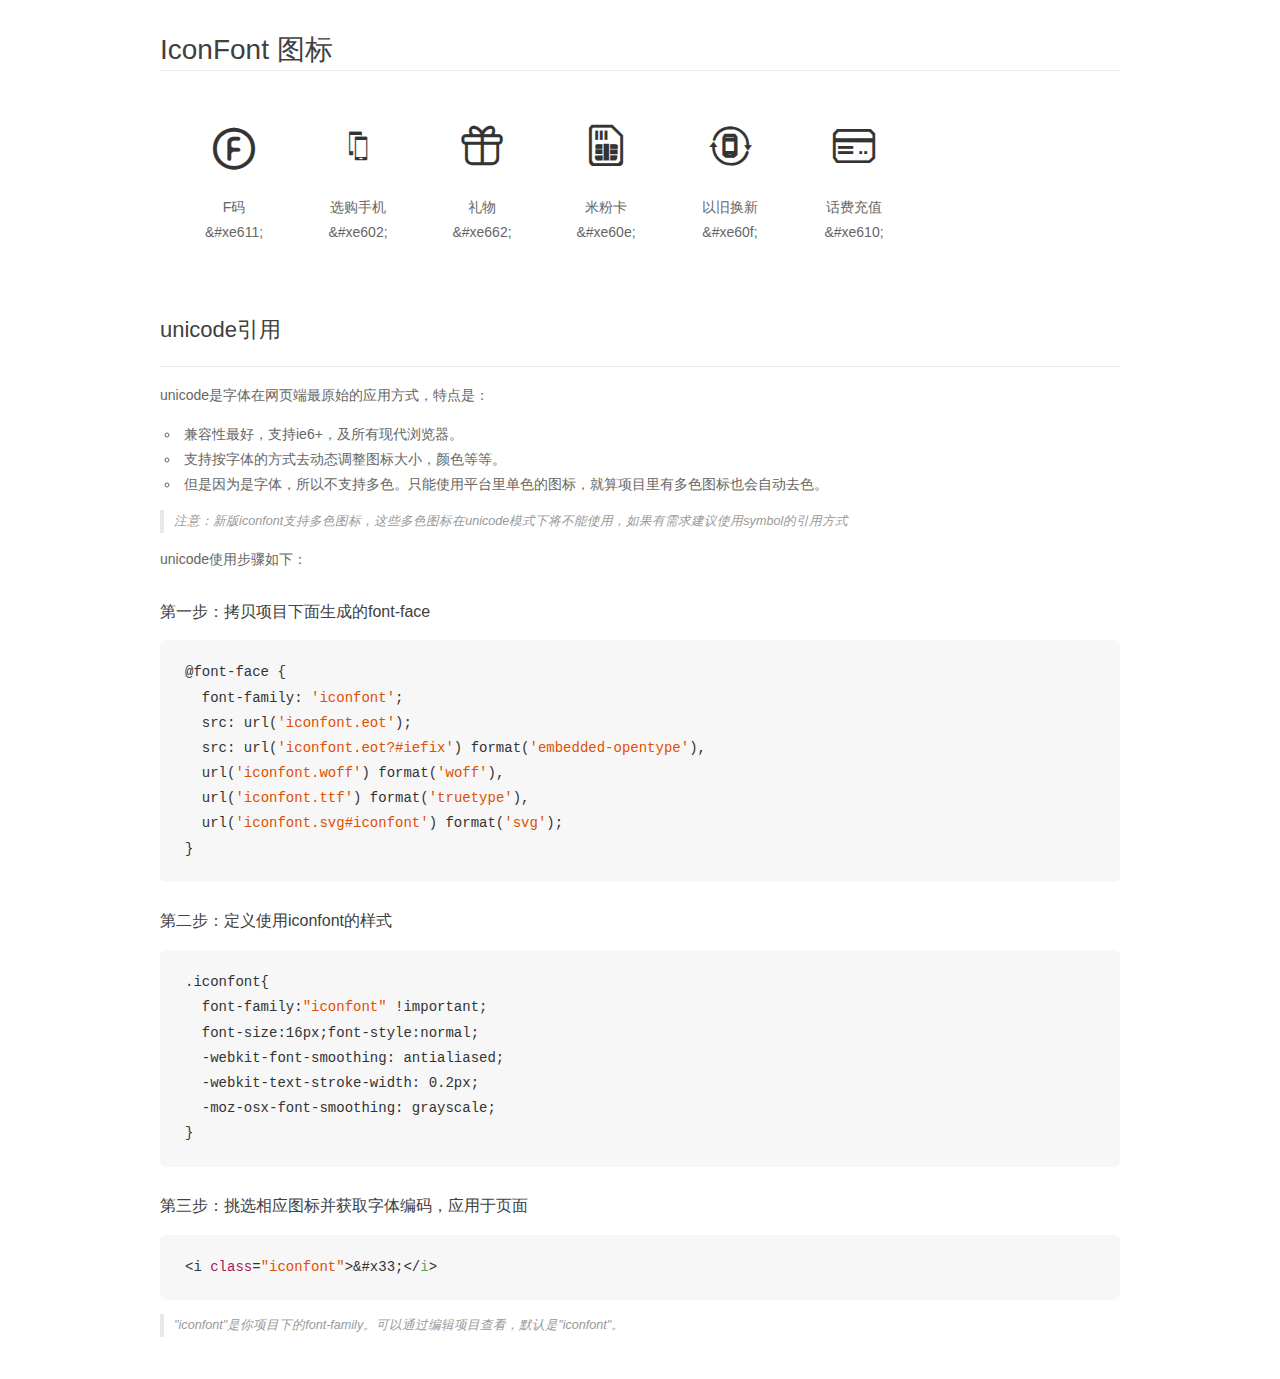
<file: xiaomi-guanwang/iconfont/iconfont2/demo_unicode.html>
<!DOCTYPE html>
<html>
<head>
    <meta charset="utf-8"/>
    <title>IconFont</title>
    <link rel="stylesheet" href="demo.css">

    <style type="text/css">

        @font-face {font-family: "iconfont";
          src: url('iconfont.eot'); /* IE9*/
          src: url('iconfont.eot#iefix') format('embedded-opentype'), /* IE6-IE8 */
          url('iconfont.woff') format('woff'), /* chrome, firefox */
          url('iconfont.ttf') format('truetype'), /* chrome, firefox, opera, Safari, Android, iOS 4.2+*/
          url('iconfont.svg#iconfont') format('svg'); /* iOS 4.1- */
        }

        .iconfont {
          font-family:"iconfont" !important;
          font-size:16px;
          font-style:normal;
          -webkit-font-smoothing: antialiased;
          -webkit-text-stroke-width: 0.2px;
          -moz-osx-font-smoothing: grayscale;
        }

    </style>
</head>
<body>
    <div class="main markdown">
        <h1>IconFont 图标</h1>
        <ul class="icon_lists clear">
            
                <li>
                <i class="icon iconfont">&#xe611;</i>
                    <div class="name">F码</div>
                    <div class="code">&amp;#xe611;</div>
                </li>
            
                <li>
                <i class="icon iconfont">&#xe602;</i>
                    <div class="name">选购手机</div>
                    <div class="code">&amp;#xe602;</div>
                </li>
            
                <li>
                <i class="icon iconfont">&#xe662;</i>
                    <div class="name">礼物</div>
                    <div class="code">&amp;#xe662;</div>
                </li>
            
                <li>
                <i class="icon iconfont">&#xe60e;</i>
                    <div class="name">米粉卡</div>
                    <div class="code">&amp;#xe60e;</div>
                </li>
            
                <li>
                <i class="icon iconfont">&#xe60f;</i>
                    <div class="name">以旧换新</div>
                    <div class="code">&amp;#xe60f;</div>
                </li>
            
                <li>
                <i class="icon iconfont">&#xe610;</i>
                    <div class="name">话费充值</div>
                    <div class="code">&amp;#xe610;</div>
                </li>
            
        </ul>
        <h2 id="unicode-">unicode引用</h2>
        <hr>

        <p>unicode是字体在网页端最原始的应用方式，特点是：</p>
        <ul>
        <li>兼容性最好，支持ie6+，及所有现代浏览器。</li>
        <li>支持按字体的方式去动态调整图标大小，颜色等等。</li>
        <li>但是因为是字体，所以不支持多色。只能使用平台里单色的图标，就算项目里有多色图标也会自动去色。</li>
        </ul>
        <blockquote>
        <p>注意：新版iconfont支持多色图标，这些多色图标在unicode模式下将不能使用，如果有需求建议使用symbol的引用方式</p>
        </blockquote>
        <p>unicode使用步骤如下：</p>
        <h3 id="-font-face">第一步：拷贝项目下面生成的font-face</h3>
        <pre><code class="lang-js hljs javascript">@font-face {
  font-family: <span class="hljs-string">'iconfont'</span>;
  src: url(<span class="hljs-string">'iconfont.eot'</span>);
  src: url(<span class="hljs-string">'iconfont.eot?#iefix'</span>) format(<span class="hljs-string">'embedded-opentype'</span>),
  url(<span class="hljs-string">'iconfont.woff'</span>) format(<span class="hljs-string">'woff'</span>),
  url(<span class="hljs-string">'iconfont.ttf'</span>) format(<span class="hljs-string">'truetype'</span>),
  url(<span class="hljs-string">'iconfont.svg#iconfont'</span>) format(<span class="hljs-string">'svg'</span>);
}
</code></pre>
        <h3 id="-iconfont-">第二步：定义使用iconfont的样式</h3>
        <pre><code class="lang-js hljs javascript">.iconfont{
  font-family:<span class="hljs-string">"iconfont"</span> !important;
  font-size:<span class="hljs-number">16</span>px;font-style:normal;
  -webkit-font-smoothing: antialiased;
  -webkit-text-stroke-width: <span class="hljs-number">0.2</span>px;
  -moz-osx-font-smoothing: grayscale;
}
</code></pre>
        <h3 id="-">第三步：挑选相应图标并获取字体编码，应用于页面</h3>
        <pre><code class="lang-js hljs javascript">&lt;i <span class="hljs-class"><span class="hljs-keyword">class</span></span>=<span class="hljs-string">"iconfont"</span>&gt;&amp;#x33;<span class="xml"><span class="hljs-tag">&lt;/<span class="hljs-name">i</span>&gt;</span></span></code></pre>

        <blockquote>
        <p>"iconfont"是你项目下的font-family。可以通过编辑项目查看，默认是"iconfont"。</p>
        </blockquote>
    </div>


</body>
</html>
</file>
<file: dujianping-fanke/css/index.css>
*{
	margin: 0;
	padding: 0;
}
img,a,input{
	display: block;
	outline: none;
}
li{
	list-style: none;
}
a{
	text-decoration: none;
}
/* top开始 */
.top{
	width: 100%;
	height: 25px;
	background: #F7F7F7;
	border-bottom: 1px solid #ccc;
	padding-top: 5px;
}
.top1{
	width: 1200px;
	height: 21px;
	margin: 0 auto;
	font-size: 11px;
	color: #808080;
	line-height:21px; 
	font-family: 宋体;
}
.top1 .right1{
	width: auto;
	height: 100%;
	float: right;
}
.top1 .right1 .weibo{
	width: 20px;
	height: 21px;
	float: right;
	background: url('../img/w2.jpg') no-repeat right;
}
.top1 .right1 .weixin{
	width: 30px;
	height: 21px;
	float: right;
	background: url('../img/w1.jpg') no-repeat right;
	position: relative;
}
.weixin .bb{
	position: absolute;
	top:26px;
	left:-120px;
	width:152px;
	height:182px;
	z-index: 2;
	display: none;
}
.weixin .bb img{
	width:147px;
	height:168px;
	border-left: 1px solid #ccc;
	border-right: 1px solid #ccc;

}
.weixin:hover .bb{
	display: block;
}
.top1 .right2{
	width: auto;
	height: 21px;
	float: right;
	color:#808080;

}
.top1 .right2:hover{
	color:#B81C22;
}
.top1 .right2 .ggao{
	width: 30px;
	height:21px;
	background:url('../img/notice.png')no-repeat left;
	float: left;
}
.top1 .right3{
	width: auto;
	height:21px;
	float: right;
	margin-right:10px;
}
.top1 .right3 a{
	display: inline;
	color:#808080; 
}
.top1 .right3 .aaa:hover{
	color:#B81C22;
}
/* top结束 */
/* 搜索框开始 */
.sou{
	width: 1200px;
	height: 60px;
	margin: 20px auto;
}
.sou11{
	width: 438px;
	height:60px;
	float: right;
}
.sou1{
	width: 438px;
	height: 29px;
}
.sou1 .input1{
	width: 259px;
	height: 25px;
	float: left;
}
.sou1 .input2{
	width: 47px;
	height: 29px;
	float: left;
	background:#B81C22;
	border: 0;
	font-size: 12px;
	color: #fff;

}
.sou1-2{
	width: 107px;
	height: 29px;
	background:#B81C22;
	float: right;
	position: relative; 
}
.icon-gouwuche:before{
	line-height: 29px;
	font-size: 16px;
	color: #fff;
	margin-left: 8px;
}
.sou1-2 span{
	font-family: 宋体;
	font-size: 12px;
	color: #fff;
}
.sou1-2:hover{
	background: #fff;
	border: 1px solid #B81C22;
	border-bottom: 0;
}
.sou1-2:hover span,.sou1-2:hover .icon-gouwuche:before{
	color: #B81C22;
}
.sou111{
	width: 300px;
	height: 20px;
	position: absolute;
	background: #fff;
	left:-194px;
	top:28px;
	border: 1px solid #B81C22;
	display: none;
}
.sou222{
	position: absolute;
	left:0px;
	top:23px;
	width: 107px;
	height: 25px;
	background: #fff;
	float: right;
	display: none;
}
.sou1-2 a{
	font-family: 宋体;
	font-size: 12px;
	line-height: 20px;
	color: #000;
}
.sou1-2:hover .sou111{
	display: block;
}
.sou1-2:hover .sou222 {
	display: block;
}
.sou2{
	width: auto;
	margin-top:10px;
	overflow: hidden;
}
.sou2 .sou2-1{
	margin-left: 30px;
	margin-right: -10px;
	height: 20px;
	font-size: 11px;
	color: #808080;
	line-height:20px; 
	font-family: 宋体;
	float: left;

}
.sou2 .sou2-2{
	margin-left: 20px;
	font-size: 11px;
	color: #808080;
	line-height:21px; 
	font-family: 宋体;
	float: left;
	height:20px;
	width: auto;
}
.sou2-2 a{
	display: inline;
	margin-right: 2px;
	color: #808080;
}
/* 搜索框结束 */
/* 导航栏开始 */
.nav{
	width: 100%;
	height: 46px;
	margin-bottom: 15px;
}
.nav1{
	width: 170px;
	height: 46px;
	float: left;
}
.nav1 a img{
	width: 185px;
	height: 46px;
}
.nav2{
	width: 998px;
	height: 20px;
	margin: 13px 0;
	display: flex; 
	float: right;
}
.nav2 li{
	font-size: 16px;
	line-height: 20px;
	flex: 1;
	border-right: 1px solid #ccc;
	text-align: center;
	position: relative;
}
.nav2 li .nl{
	position: absolute;
	width: 100%;
	top: 25px;
	left: 0;
	height: 0;
	background:#fff;
	transition: all 0.3s;
	opacity: 0;
	z-index: 10;
	
}
.nav2 li:hover .nl{
	opacity: 1;
	height: auto;
	transform: translateY(5px);

	/* transition: 1s all; */

}
.nl li{
	line-height: 36px; 
}
.nav2 li .nl1{
	width: 100%;
	height: 5px;
	background:#B81C22;

}
.nav2 li a{
	color: #727171;
	display: inline;
}

.nav2 :last-child{
	border-right: 0;
}
.nav2 .lii:hover{
	color:#B81C22;
}
.nll li:hover a{
	color:#B81C22;
}

/* 导航栏结束 */
/* banna开始 */
.banna{
	width: 1200px;
	height: auto;
	position: relative;
	overflow: hidden;
}
.banna1{
	width: 1200px;
	height: 535px;
}
.banna1 a{
	width: 1200px;
	height: 535px;
	position: absolute;
	top: 0;
	left: 0;
	/* transition: all .5s; */
}
.banna img{
	width: 100%;
	height: 100%;
}
.banna .left{
	width: 28px;
	height: 60px;
	position: absolute;
	left: 10px;
	top: 50%;
	margin-top: -30px;
	background: url('../img/focus_lr0918.png') no-repeat 0 0;
	cursor: pointer;
}
.banna .right{
	width: 28px;
	height: 60px;
	position: absolute;
	right: 10px;
	top: 50%;
	margin-top: -30px;
	background: url('../img/focus_lr0918.png') no-repeat -50px 0;
	cursor: pointer;
}
.banna .right:hover{
	background: url('../img/focus_lr0918.png') no-repeat -50px -60px;
}
.banna .left:hover{
	background: url('../img/focus_lr0918.png') no-repeat 0 -60px;
}
.radius{
	width: 100px;
	height: 13px;
	position: absolute;
	left: 0;
	right: 0;
	margin: 0 auto;
	bottom: 20px;
}
.radius li{
	width: 13px;
	height: 13px;
	border-radius: 50%;
	background-color: #fff;
	margin-right: 12px;
	float: left;
	cursor: pointer;
}
.radius li:first-of-type{
	background-color: red;
}
/* 充100返10开始 */
.ccc{
	width: 1200px;
	height: 40px;
	margin: 40px 0; 
}
.ch{
	display: block;
	width: 600px;
	height: 40px;
	float: left;
}
.ch1{
	display: block;
	width: 600px;
	height: 40px;
	float: right;
}
.hh1{
	width: 1200px;
	height: 100px;
}
.hh1 a,.hh1 a img{
	width: 100%;
	height: 60px;
}
.hh1 a{
	position: relative;
	top: 0px;
	right: 0px;
}
.hh1 a p:nth-child(2){
	width: 33px;
	height: 33px;
	position: absolute;
	top: 12px;
	right: 120px;
	color:#a10000;
	font-size: 18px;
	text-align: center;
	line-height: 33px;
}
.hh1 a p:nth-child(3){
	width: 33px;
	height: 33px;
	position: absolute;
	top: 12px;
	right: 65px;
	color:#a10000;
	font-size: 18px;
	text-align: center;
	line-height: 33px;
}
.hh1 a p:nth-child(4){
	width: 33px;
	height: 33px;
	position: absolute;
	top: 12px;
	right: 10px;
	color:#a10000;
	font-size: 18px;
	text-align: center;
	line-height: 33px;
}
.fan{
	width: 1200px;
	height: 460px;
}
.fan1{
	width: 233px;
	height: 460px;
	float: left;
	margin-right: 8px;
}
.fan3{
	margin-right: 0;
}
.fan2{
	margin-right: 10px;
}
.fan4{
	margin-right: 9px;
}
.fan a{
	width: auto;
	height: auto;
}
.fan a img{
	width: auto;
	height: auto;
}
.more-j{
	width: 100%;
	height: auto;
}
/* 充100返10结束 */
/* 当季热卖开始 */
.box{
	width: 1200px;
	height: auto;
	margin: 0 auto;
}
h1{
	width: 100%;
	text-align: center;
	color: #9a9a9a;
	font-size: 18px;
	line-height: 110px;
	font-weight: normal;
	height: 110px;
}
.box3{
	width: 1163px;
	height: auto;
	overflow: hidden;
	padding: 0 18px 0 19px;
}
.box33{
	width: 1163px;
	height: auto;
	overflow: hidden;
	padding: 0 18px 10px 19px;
}
.box1{
	display: block;
	width: 272px;
	height: 414px;
	float: left;
	margin: 0 25px 20px 0;
}
.box2{
	margin-right: 0;
}
.box4{
	margin-bottom: 0;
}
/* 当季热卖结束 */
/* 更多精品开始 */
.jp{
	width: 100%;
	height: 509px;
	margin-bottom: 16px;
}
.jp-left{
	width: 590px;
	height: 100%;
	float: left;
}
.l-top{
	width: auto;
	height: auto;
}
.l-bottom{
	width:auto;
	height: 68px;
	border: 1px solid #e8e7ec;
	border-top: none; 
	padding: 0 12px;
}
.jp span{
	line-height: 68px;
	font-size: 14px;

}
.l-bottom :nth-child(2){
	float: right;
	color: #a10000 ;	
}
.jp-center{
	width: 290px;
	height: 100%;
	float: left;
	margin-left: 17px;
}
.c-top{
	width: 100%;
	height:249px;
	margin-bottom: 16px; 
}
.c-bottom{
	width: 100%;
	height:244px;
}
.jp-right{
	width: 286px;
	height: 100%;
	float: right;
}
.jp a{
	width: auto;
	height: auto;
}
.jp1{
	margin-bottom: 0;
}
/* 更多精品结束 */
/* 在线客服开始 */
.zai{
	width: auto;
	height: 284px;
	margin-top: 40px;
	border: 1px solid #e8e7ec;
}
.zai1{
	width: auto;
	height: 138px;
	margin: 33px auto 23px;
	padding:0 40px ;
}
.zai1 li{
	width: 370px;
	height: 138px;
	border-right:1px solid #e8e7ec;
	float: left; 
}
.zai1 .li3{
	border-right: 0;
}
.li1 a{
	width:42px;
	height: 42px;
	margin: 15px auto 30px; 
}
.li1 .li11{
	width: 156px;
	height: 32px;
	background: #b81c22;
	margin: 0 auto;
	text-align: center;
	line-height: 32px;
	color: #fff;
	font-size: 14px;
}
.li2{
	text-align: center;
	line-height:26px;
	color:#727171;
	font-size: 14px;
}
.li2 a{
	width:38px;
	height: 38px;
	margin: 20px auto;
}
.li3 a img{
	width: 104px;
	height: 104px;
	margin: 0 auto;
}
.li33 {
	font-size:14px;
	text-align: center;
	line-height: 26px;
	color:#727171; 
}
.li33 span{
	color:#a10000;
}
.zai2{
	width:auto;
	height: 26px;
	background:#f8f8f8;
	padding:0 40px ;
	padding: 15px;
	margin: 0 40px;
}
.zai2 li{
	width: auto;
	padding: 0 63px;
	font-size: 11px;
	line-height: 26px;
	border-right:1px solid #e8e7ec;
	float: left; 
	text-align: center;
}
.zai2 li a{
	color: #000;
}
.zai2 :last-child{
	border-right: 0;
}
/* 在线客服结束 */
/* 最下面开始 */
.footer{
	width: 100%;
	height: 135px;
	border-top: 1px solid #3e3a39;
}
.footer1{
	width: 1200px;
	height: 60px;
	margin: 0 auto;	
}
.footer1 p{
	text-align: center;
	font-size: 12px;
	line-height: 26px;
	color: #3e3a39;
}
.footer2{
	width:1200px;
	height: 45px;
	margin: 20px auto 0;
	overflow: hidden;
}
.footer2-1{
	width: 800px;
	height:45px;
	margin: 0 auto 20px; 
}
.footer2-1 a{
	float: left;
	margin-right: 25px
}
.footer2-1 a:first-child {
	width: 113px;
	height:42px;
	background: red;
	background: url('../img/foot1.png') no-repeat center;
	background-size: 113px 42px; 
}
.footer2-1 a:nth-child(2) {
	width:156px;
	height:45px;
	background: red;
	background: url('../img/foot2.png') no-repeat center;
}
.footer2-1 a:nth-child(3) {
	width:96px;
	height:42px;
	background: red;
	background: url('../img/foot3.png') no-repeat center;
}
.footer2-1 a:nth-child(4){
	width:101px;
	height:42px;
	background: red;
	background: url('../img/foot4.png') no-repeat center;
}
.footer2-1 a:nth-child(5) {
	width:42px;
	height:42px;
	background: red;
	background: url('../img/foot5.png') no-repeat center;
}
.footer2-1 a:last-child {
	width:120px;
	height:39px;
	background: red;
	background: url('../img/foot6.png') no-repeat center;
	background-size: 120px 39px; 
}

.footer2 .ff6{
	width: 120px;
	height: 39px;
}
.fhui img{
	width: 75px;
	height: 205px;
	float: right;
	background: pink;
	position:fixed;
	right: 10px;
	bottom: 50px;
	/* display: block; */
	/* display: none; */
	z-index: 3;
}
 
/* 最下面结束 */
</file>
<file: dujianping-fanke/font/iconfont.css>
@font-face {font-family: "iconfont";
  src: url('iconfont.eot?t=1509599057731'); /* IE9*/
  src: url('iconfont.eot?t=1509599057731#iefix') format('embedded-opentype'), /* IE6-IE8 */
  url('[data-uri]') format('woff'),
  url('iconfont.ttf?t=1509599057731') format('truetype'), /* chrome, firefox, opera, Safari, Android, iOS 4.2+*/
  url('iconfont.svg?t=1509599057731#iconfont') format('svg'); /* iOS 4.1- */
}

.iconfont {
  font-family:"iconfont" !important;
  font-size:16px;
  font-style:normal;
  -webkit-font-smoothing: antialiased;
  -moz-osx-font-smoothing: grayscale;
}

.icon-gouwuche:before { content: "\e600"; }
</file>
<file: dujianping-jingdong/css/index.css>
*{
	padding: 0;
	margin: 0;
}
li{
	list-style: none;
}
img,input{
	display: block;
	border: 0;
	outline: none;
}
a{
	text-decoration: none;
}
body{
	background: #f6f6f6;
}
/* 顶栏开始 */
.top{
	width: 100%;
	height: 29px;
	border-bottom: 1px solid #ddd;
    background-color: #e3e4e5;
}
.top .top1{
	width: 1190px;
	height: 29px;
	margin: 0 auto;
}
.top-dw{
	display: block;
	width: 190px;
	height: 170px;
	background-image: url('../img/jd1.gif');
	background-size:190px 170px;
	float: left;
}
.top-1{
	width: 57px;
	height: 29px;
	float: left;
	line-height: 30px;
	color: #999;
	font-size: 12px;
}
.top-1 .iconfont{
	font-size: 20px;
	color:#f10215 ;
}
.top ul{
	width: auto;
	height: 29px;
	margin: 0 auto;
	float: right;
}
.top ul li{
	width: auto;
	height: 100%;
	float: left;
	font-size: 12px;
}
.top ul li a{
	display: block;
	width: auto;
	padding: 0 8px;
	color: #999;
	line-height:30px;
}
.top ul li:nth-child(3),.top ul li:nth-child(5),
.top ul li:nth-child(7),.top ul li:nth-child(9),
.top ul li:nth-child(11),.top ul li:nth-child(13),
.top ul li:nth-child(15){
	width: 1px;
	height: 10px;
	margin: 10px 5px 0;
	background:#ccc;
}
.top ul li:nth-child(1):hover a,.top ul li:nth-child(2):hover a,
.top ul li:nth-child(4):hover a,.top ul li:nth-child(6):hover .a1,
.top ul li:nth-child(8):hover a,.top ul li:nth-child(10):hover a{
	color:#c81623 ;
}
.top ul li:nth-child(2) a{
	color:#f10215;
}
.top ul li:nth-child(6),.top ul li:nth-child(12),
.top ul li:nth-child(14){
	position: relative;
	top: 0;
	left: 0;
	padding-right:10px;
	border-left: 1px solid transparent;
	border-right: 1px solid transparent;
	position: relative;
	top: 0;
	left: 0;
}
.top-dw2{
	position: absolute;
	top: 0;
	left: -1px;
	width: 280px;
	height: 164px;
	border: 1px solid #ccc;
	margin-top: 30px;
	background: #fff;
	display: none;
	z-index:10;
}
.top-dw4{
	width: 280px;
	border-bottom: 1px solid #f1f1f1;
	padding-top: 12px;
	overflow: hidden;
}
.dw4-1{
	width: 130px;
	float: left;
	padding-left: 10px;
}
li .top-dw2 .top-dw4 .Dw4-1 a{
	line-height: 30px;
}
.Dw4-1{
	display: block;
	width: 83px;
}
.Top-dw4{
	border: 0;
}
.top-dw2 .top-dw4 .dw4-1 a{
	color: #999;
	font-size: 12px;
	line-height: 27px;
}
li .top-dw2 .top-dw4 .dw4-1 a:hover{
	color:#c81623 ;
}
.top-dw44{
	position: absolute;
	top: 0;
	width: 1190px;
	right: -76px;
	height: 150px;
	border: 1px solid #ccc;
	margin-top: 30px;
	background: #fff;
	z-index: 11;
	display: none;
}
.top-dw444{
	position: absolute;
	top: 0;
	right: 75px;
	width: 75px;
	height: 2px;
	background:#fff;
	margin-top: -1px;
}
.top li:hover .top-dw2,.top li:hover .top-dw44{
	display: block;
}
.top-dw6{
	float: left;
	line-height: 27px;
	padding-top: 2px;
	border-right: 1px solid #f1f1f1;
	padding-right: 16px;
}
.toptoptop{
	border-right:0;
}
.top-dw4 .dw4-1 a:hover{
	color:#c81623 ;
} 
.top-dw3{
	position: absolute;
	top: 0;
	left: 0px;
	width: 74px;
	height: 2px;
	background:#fff;
	margin-top: -1px;
}
.top ul li a .iconfont{
	position: absolute;
    right: 5px;
    top: 10px;
    width: 12px;
    height: 12px;
    line-height: 12px;
}
.top ul li:nth-child(6):hover,.top ul li:nth-child(12):hover,
.top ul li:nth-child(14):hover{
	height: 30px;
	background: #fff;
	border-left: 1px solid #ccc;
	border-right: 1px solid #ccc;
}
.top ul li:nth-child(16){
	position: relative;
	top: 0;
	left: 0;
}
.top ul li:nth-child(16)::before{
	content: "";
	display: block;
	width: 0;
	height: 0;
	border-width: 6px;
	border-color: transparent;
	border-style: solid;
	border-bottom-color: #fff;
	position: absolute;
	bottom: -1px;
	left: 25px;
	z-index:20;
}
.wz-dw{
	position: absolute;
	top: 30px;
	left: 0;
	width: 60px;
	height: 60px;
	background:url('../img/jd1.png');
	background-size: 60px 60px;
}
.wz-dw--1{
	width: 200px;
	height: 315px;
	position: absolute;
	top: 0;
	right:-4px;
	z-index: 10;
	background:url("../img/top---.png");
	background-size: 100% 100%;
	display: none;
}
.wz-dw:hover .wz-dw--1{
	display: block;
}
/* 顶栏结束 */
/* 搜索栏开始 */
.sousuo{
	width: 100%;
	height: 140px;
	background:#f6f6f6; 
}
.sousuo1{
	width: 1190px;
	height: 115px;
	padding-top: 25px;
	margin: 0 auto;
}
.sousuo-top{
	width: 1190px;
	height: 35px;
}
.s-top1{
    margin-left: 130px;
    width: 550px;
    height: 35px;
    background: #ff6700;
    float: left;
}
.text{
	width: 498px;
	height: 33px;
	background: #fff;
	border:1px solid #f10215;
	float: left;
	outline: none;
}
.button{
	width: 50px;
	height: 35px;
	background: #f10215;
	border:0;
	float: right;
	outline: none;
}
.s-top2{
    margin-right: 99px;
    width: 188px;
    height: 33px;
    background: #fff;
    border: 1px solid #e3e4e5;
    float: right;
    color: #f10214;
    line-height: 33px;
    text-align: center;
    font-size: 12px;
}
.s-top2 .iconfont{
	font-size: 18px;
}
.sousuo-center{
	width: auto;
	height: 30px;
	margin-left:320px;
}
.sousuo-center a{
	font-size: 10px;
	margin-right: 10px;
	color: #999;
	line-height:30px;
}
.sousuo-center a:first-child{
	color: #f10214;
}
.sousuo-center a:hover{
	color: #c81623;
}
.sousuo-bottom{
	width: 790px;
	height: 40px;
	float: left;
	margin-top:10px;
	line-height: 40px;
}
.sousuo-bottom a{
	padding-left: 30px ;
	font-size: 16px;
	font-weight: 700;
	color: #555;
}
.sousuo-bottom a:hover{
	color:#c81623 ;
}
.sousuo-bottom span{
	margin-left: 15px ;
	margin-right: -15px;
	color: #ccc;
}
.sousuo-bottom-right{
	width: 190px;
	height: 40px;
	background:url('../img/jd2.gif');
	background-size: 190px 40px; 
	float: right;
	margin-top:10px;
}
/* 搜索框结束 */
/* banna开始 */
/* .banna{
	width: 100%;
	height: 480px;
	background-color:#f6f6f6;
	background-image: url('../img/banna.png');
	background-repeat: no-repeat; 
	background-position: center;
	background-size:100% 480px; 
} */
.banna1{
	width: 1190px;
	height: 480px;
	margin: 0 auto;
}
.b-left{
	width: 190px;
	height: 448px;
	padding: 16px 0;
	background:#6e6568; 
	margin-right: 10px;
	float: left;
	position: relative;
}
.b-left li{
	padding-left: 12px;
	height: 28px;
	width: auto;
	line-height: 28px;
	 color: #fff;
}
.b-left li a{
	font-size: 14px;
    color: #fff;
}
.b-left li:hover{
	background:#999395;
}
.b-left li a:hover{
	color:#c81623;
}
.b-left li span{
	padding: 0 4px;
    color: #fff;
    font-size: 12px;
}
.b-center{
	width: 790px;
	height: 480px;
	float: left;
	
}
.b-center-top{
	width: 790px;
	height: 340px;
	position: relative;
	top: 0;
	left: 0;
}
.b-center-top a{
	display: block;
	width: 790px;
	height: 340px;
	position: absolute;
	top: 0;
	left: 0;
	opacity: 0;
	transition: all 1s;
}
.b-center-top .img_active{
	opacity: 1;
}
.b-center-top a img{
	width: 790px;
	height: 340px;
}
.bn_dw1{
	overflow: hidden;
	float: left;
}
li .bn_dwdw .bn_dw1 a:hover{
	background-color: rgba(0, 0, 0, 0.7);
}
li .bn_dwdw .bn_dw2 a:hover{
	color:#c81623;
}
.bn_dwdw{
	width: 1000px;
	min-height: 480px;
	max-height: 530px;
	background-color: #f7f7f7;
	position: absolute;
	top: 0;
	left:190px;
	z-index: 100;
	box-sizing: border-box;
	padding: 20px;
	box-shadow: 0px 2px 10px .5px rgba(0, 0, 0, 0.2);
	display: none;
}
.bn_dwdw img{
	float: right;
}
li .bn_dwdw .bn_dw1 a{
	display: block;
	height: 24px;
	padding: 0 10px;
	background-color: #6e6568;
	color: #fff;
	font-size: 12px;
	text-align: center;
	line-height: 24px;
	float: left;
	margin-right: 13px;
	margin-bottom: 10px;
}
.bn_dw2{
	width: auto;
	height: 35px;
	border-bottom: 1px solid #eee;
	float: left;
}
li .bn_dwdw .bn_dw2 a{
	width: auto;
	padding: 0 13px;
	border-left: 1px solid #e0e0e0;
	margin-top: 11px;
	font-size: 12px;
	text-align: center;
	color: #666;
	line-height: 35px;
}
.bn_dw2 a:first-child{
	font-weight: 600;
	font-size: 13px;
}
.banna--dw{
	 width: 30px;
    height: 60px;
    background-color: rgba(0,0,0,.1);
    line-height: 60px;
    text-align: center;
    position: absolute;
    z-index: 10;
    top: 50%;
    left: 0;
    font-size: 20px;
    color: #fff;
    font-weight:normal;
    margin-top: -30px;
    width: 30px;
    height: 60px;
    display: none;
    cursor: pointer;
}
.banna--dw2{
	 width: 30px;
    height: 60px;
    background-color: rgba(0,0,0,.1);
    line-height: 60px;
    text-align: center;
    position: absolute;
    z-index: 10;
    top: 50%;
    right: 0;
    font-size: 20px;
    color: #fff;
    font-weight:normal;
    margin-top: -30px;
    width: 30px;
    height: 60px;
    display: none;
    cursor: pointer;
}
.b-center-top:hover .banna--dw,.b-center-top:hover .banna--dw2{
	display: block;
}
.banna--dw:hover,.banna--dw2:hover{
	background-color: rgba(0, 0, 0, 0.7);
}
.b-c-b{
	width: 790px;
	height: 130px;
	margin-top: 10px;
}
.b-c-b-1 img{
	width: 390px;
	height: 130px;
}
.b-c-b-1{
	display: block;
	width: 390px;
	height: 130px;
	margin-right:10px;
	float: left;
}
.b-c-b-1 img{
	width: 390px;
	height: 130px;
}
 .bb{
	margin-right: 0;
}
.b-right{
	width: 191px;
	height: 480px;
	margin-left:9px;
	float: right;
	background: #fff;
}
.b-right a{
	color: #666;
}
.b-r-1{
	width: 160px;
	height: 85px;
	border-bottom: 1px solid #e6e6e6;
	padding: 15px;
	position: relative;
	top: 0;
	left: 0;
}
.br{
	display: block;
	width: 50px;
	height: 50px;
	background: #ccc;
	background: url('../img/no_login.jpg') no-repeat;
	background-size: 50px 50px;
	position:absolute;
	top: 15px;
	left: 15px;
	border-radius: 50%;
}
.br1{
	font-size: 12px;
	color: #666;
	float: left;
	margin-left: 54px;
}
.b-r-1 p{
	width: auto;
	height: 20px;
	clear: both;
	float: left;
	margin-left: 54px;
}
.b-r-1 p a{
	font-size: 12px;
  	margin-right:5px;
  	line-height: 20px;
}
.b-r-1 p a:hover{
	color:#c81623;
}
.br3{
	width: 170px;
	height: 24px;
	overflow: hidden;
	margin-top:60px;
}
.br3 .br3-1{
	width: 70px;
	height: 20px;
	border: 2px solid #e01222;
	float: left; 
	margin-right:10px;
    line-height: 20px;
    font-size: 12px;
    text-align: center;
    color: #e01222;
}
.br3 .br3-1:hover{
	background: #c81623;
	color: #fff;
}
.b-r-2{
	width: 160px;
	height: 153px;
	border-bottom: 1px solid #e6e6e6;
	padding: 0 15px;
	position: relative;
	top: 0;
	left: 0;
}
.br4{
	width:160px;
	height: 20px;
	padding-top: 8px ;
    border-bottom: 1px solid #e6e6e6; 
}
.br4 a{
	display: block;
	font-size: 12px;
	margin-right: 12px;
	height: 20px;
	float: left;
}
.br4 span{
	float: left;
	margin-right: 12px;
	line-height: 12px;
	color: #dfe0e1;
}
.br4 :last-child{
	float: right; 
	padding-right: 0;
}
.br4 :last-child:hover{
	color: #c81623;
}
.br4 :nth-child(1){
	border-bottom: 2px solid #c81623;
}
.br4 :nth-child(3):hover {
	border-bottom: 2px solid #c81623;
}
.br5{
	width: 160px;
	height: 96px;
	padding: 12px 0;
	position: absolute;
	top: 29px;
	left:12px;
	background: #fff;
	display: none;
}
.br6{
	display: block;
}
.br5 a{
	display: block;
	font-size: 12px;
	width: 100%;
	height: 24px;
	line-height: 22px;
	overflow: hidden;
	text-overflow: ellipsis;
	white-space: nowrap;
}
.br5 a:hover{
	color: #c81623;
}
.b-r-3{
	width: 192px;
	height: 210px;
}
.b-r-3 a{
	display:block;
	width: 46px;
	height:54px;
	padding-top: 14px;
	border: 1px solid #e8e7e7;
	border-left-color: transparent;
	border-top-color: transparent;
	float: left;
	font-size: 12px;
	text-align: center;
	line-height: 20px;
}
.b-r-3 a:hover span{
	color:#c81623 ;
}
.b-r-3 :nth-child(9),.b-r-3 :nth-child(10),.b-r-3 :nth-child(11),.b-r-3 :nth-child(12){
	border-bottom:transparent;
}
.b-r-3 :nth-child(4),.b-r-3 :nth-child(8),.b-r-3 :nth-child(12){
	border-right:0;
}
.b-r-3 .iconfont{
	font-size: 20px;
}
.lunbodian{
	width:180px;
	height:20px;
	background-color:rgba(0,0,0,0.2);
	position: absolute;
	bottom:20px;
	left: 0;
	right: 0;
	margin: 0 auto;
	border-radius: 12px;
}
.lunbodian li{
	width: 12px;
	height: 12px;
	background-color: #fff;
	border-radius: 50%;
	float: left;
	margin: 4px 5px;
} 
.lunbodian .li_active{
	background-color: #db192a;
}
  
/* banna结束 */
/* 京东秒杀开始 */
.jdms{
	width: 1190px;
	height: 55px;
	margin: 10px auto 0;
	background: url('../img/seckill_hd.png');
	background-size: 1190px 55px;
}
.jdms .ms-bei1{
	width: 28px;
	height: 28px;
	background: url('../img/bei.png');
	background-position: -194px -52px;
	background-size: 218px 188px;
	background-repeat: no-repeat;
	float: left;
}
.jdms .ms-bei2{
	width: 34px;
	height: 30px;
	background: url('../img/bei.png');
	background-position:left -40px;
	background-size: 218px 188px;
	background-repeat: no-repeat;
	float: left;
	margin: 8px 8px 0 0;
}
.jdms h2{
	height: 55px;
    font-size: 26px;
    font-weight: 400;
    line-height: 55px;
    color: #fff;
    float: left;
}
.jdms a{
	display: block;
	line-height: 55px;
	color: #fff;
	font-size: 14px;
	float: left;
	margin-left: 12px;
}
.ms-time{
	width:auto;
	height:100%;
	float: right; 
	line-height: 55px;
	color: #fff;
	font-size: 14px;
	margin-left: 10px;
}
.ms-time span{
	float: left;
	margin:0  10px;
}
.time1{
	width: 35px;
	height: 37px;
    background-color: #440106;
    float: left;
    margin: 10px 0;
    border-radius: 5px;
    color: #f90013;
    font-size: 24px;
    text-align: center;
    line-height: 37px;
}
.ms-time .iconfont{
	float: left;
	color: #440106;
}
.ms-goods{
	width: 1190px;
	height: 226px;
	padding: 12px 0;
	background: #fff;
	margin: 0 auto;
	position: relative;
	top: 0;
	left: 0;
}
.mss{
	width: 1000px;
	height: 226px;
	float: left;
	overflow: hidden;
	position: absolute;
	left: 0;
	top: 12px;
}
.ms-gs{
	height: 226px;
	/* position: absolute;
	left: 0;
	top: 0; */
	transition: all .5s;

}
.ms-goods-left{
	width: 1000px;
	height: 226px;
	float: left;
	background-color: #fff;
}
.ms-goods1{
	width: 199px;
	height: 100%;
    border-right: 1px solid #e7e7e7;
    float: left;
}
.ms-goods2{
	border-right: 0;
}
.ms-goods1-top{
	width: 170px;
	height: 183px;
	margin: 0 auto;
	padding-top: 17px;
}
.ms-goods1-top:hover .ms-img img{
	transform: translateY(-5px);
}
.left-top-dw{
	width: 30px;
	height: 40px;
	background:url('../img/bei.png') no-repeat;
	background-size: 218px 188px;
	background-position: -54px -40px;
	position: absolute;
	font-size: 12px;
	color: #fff;
	top: 15px;
	left: 15px;
	text-align: center;
}
.ms-img{
	display: block;
	width: 130px;
	height: 130px;
	margin:0 auto ;
}
.ms-img img{
	width: 130px;
	height: 130px;
	transition: all 0.5s;
}
.vall .mss .ms_dw2:hover strong{
	color: #ccc;
	cursor: text;
}
.ms-shadow{
	width: 170px;
	height: 20px;
	background: url('../img/bei.png') no-repeat;
	background-position: 0 -15px;
	background-size: 218px 188px;
}
.goods-zi{
	font-size: 12px;
	line-height: 16px;
	color: #999;
}
.ms-goods1-top:hover .goods-zi{
	color: #c81623;
}
.ms-zi-bottom{
	width: 170px;
	height: 25px;
	line-height: 25px;
	margin: 0 auto;
	color: #f10214;
}
.ms-zi-bottom .zi{
    font-size: 10px;
}
.ms-zi-bottom .zi1{
    font-size: 18px;
}
.ms-zi-bottom .zi2{
	color: #999;
    font-size: 12px;
    text-decoration: line-through;
}
.ms-goods-right{
	width: 180px;
	height: 225px;
	float: right;
	position: relative;
	top: 0;
	left: 0;
}
.ms-goods-right .ms_1{
	opacity: 1;
}
.ms-goods-right a{
	display: block;
	width: 180px;
	height: 225px;
	position: absolute;
	top: 0;
	left: 0;
	transition: all 1s;
	opacity: 0;
}
.ms-goods-right img{
	width: 180px;
	height: 225px;
}
.ms-goods-right ul{
	width: 30px;
	height: 10px;
	position: absolute;
	bottom: 10px;
	left: 0;
	right: 0;
	margin: 0 auto;
}
.ms-goods-right ul li{
	width: 10px;
	height: 10px;
	margin: 0 2px;
	border-radius: 50%; 
	background-color: #342a2d;
	float: left;
}
.ms-goods-right ul li:first-child{
	background-color: #e01222;
}
/* 京东秒杀结束 */
/* 酷玩开始 */
.kw{
	width: 1410px;
	height: 585px;
	background: url('../img/kw.png')no-repeat;
	background-size:1300px 585px;
	margin:30px auto 0;
}
.kw1{
	width: 990px;
	height: 430px;
	float: right;
	padding: 10px;
	display: flex;
	justify-content: space-between;
	flex-wrap: wrap;
	align-content: space-between;
	margin-right:110px;


}
.kw1 a{
	display: block;
	width: 190px;
	height: 210px;
}
.kw1 a img{
	width: 100%;
	height: 100%;
	opacity: 1;
}
.kw1 a:hover img{
	opacity: 0.7;
}
.kw2{
	width: 990px;
	height: 105px;
	float: right;
	padding-right: 10px;
	display: flex;
	justify-content: space-between;
	margin-right:110px;
}
.kw2 a{
	display: block;
	width: 240px;
	height: 105px;
}
.kw2 a img{
	width: 100%;
	height: 100%;
	opacity: 1;
}
.kw2 a:hover img{
	opacity: 0.7;
}
/* 酷玩结束 */
/* 发现好货开始 */
.fx{
	width: 1190px;
	height: 444px;
	margin: 10px auto 30px;
}
.fx1{
	width: 390px;
	height: 444px;
	background-color:#fff;
	float: left;
}
.fx1-top{
	width: 340px;
	height: 55px;
	background-image: linear-gradient(90deg,#4998a1,#2e828b);
    background-color: #4998a1;
    padding: 0 20px 0 30px;
	position: relative;
	top: 0;
	left: 0;
	z-index:10;
}
.fx1-dw{
	width: 0px;
	height:0px;
	border-width: 10px;
	border-style: solid;
	border-color: transparent;
	border-top-color:#f6f6f6;
	border-left-color:#f6f6f6;
	position: absolute;
	top: 0;
	left: 0;
}
.fx1-dw2{
	width: 28px;
	height: 28px;
	background-image: url('../img/bei.png');
	background-position: -194px -100px;
	background-size: 218px 188px;
	background-repeat: no-repeat;
	position: absolute;
	top: 0;
	left: 0;
}
.fx-top-word1{
	font-size: 26px;
	line-height: 55px;
	font-weight:200;
	color: #fff;
	float: left;
}
.fx-top-word2{
	display: block;
	line-height: 55px;
	color: #fff;
	font-size: 14px;
	float: right;
	margin-left: 12px;
}
.fx1-bottom{
	width:370px;
    padding: 10px;
    height: 369px;
}
.fx1-bottom .fx-b:nth-of-type(2),
.fx1-bottom .fx-b:nth-of-type(4),
.fx1-bottom .fx-b:nth-of-type(6){
	border-right: 0;
}
.fx1-bottom .fx-b:nth-of-type(5),
.fx1-bottom .fx-b:nth-of-type(6){
	border-bottom: 0;
}
.fx-b{
	display: block;
	width: 50%;
	height: 33%;
	float: left;
	border-bottom: 1px solid #e7e7e7;
	border-right: 1px solid #e7e7e7;
	box-sizing: border-box;
	padding: 15px 10px 5px 20px;
}
.fx-bb{
	width: 80px;
	height: 40px;
	font-size: 14px;
    color: #4998a1;
    line-height: 20px;
}
.fx-b img{
	width: 80px;
	height: 80px;
	float: right;
	margin-top: -20px;
	transition: transform 0.5s;
}
.fx-b:hover img{
	transform: translateX(-10px);
}
.fx2{
	margin: 0 10px;
	position: relative;
	top: 0;
	left: 0;
}
.fx2-top{
	width: 340px;
	height: 55px;
	background-image: linear-gradient(90deg,#76488e,#662d72);
    background: #76488e;
    padding: 0 20px 0 30px;
	position: relative;
	top: 0;
	left: 0;
	z-index:10;
}
.fx1-dw3{
	width: 28px;
	height: 28px;
	background-image: url('../img/bei2.png');
	background-position: -4px -4px ;
	background-size: 28px 28px;
	background-repeat: no-repeat;
	position: absolute;
	top: 0;
	left: 0;
}
.fx2-bottom,.fx2_bottom{
	width:344px;
    padding: 23px;
    height: 343px;
    position: absolute;
    top: 55px;
    left: 0;
}
.fx2-bottom .num1{
	opacity: 1;
}
.fx2_bottom{
	position: absolute;
	top: 0;
	left: 0;
	opacity: 0;
	transition: all .7s;
}
.fx2-dw1{
	width: 18px;
	height: 44px;
	background: #f3f2f3;
	position: absolute;
	top: 50%;
	left: 0;
	margin-top: -40px;
	text-align: center;
	line-height: 44px;
	font-size:15px;
	color: #ccc;
	opacity: 0;
	transition: all 0.3s;
	cursor: pointer;
}
.fx2-dw2{
	width: 18px;
	height: 44px;
	background: #f3f2f3;
	position: absolute;
	top: 50%;
	right: 0;
	margin-top: -40px;
	text-align: center;
	line-height: 44px;
	font-size:15px;
	color: #ccc;
	opacity: 0;
	transition: all 0.3s;
	cursor: pointer;
	z-index: 20;
}
.fx2-bottom:hover .fx2-dw1,
.fx2-bottom:hover .fx2-dw2{
	opacity: 1;
} 
.fx2-dw1:hover,.fx2-dw2:hover{
	color: #e01222;
}
.fx2_1{
	width: 100%;
	height: 46%;
	box-sizing: border-box;
	border-bottom: 1px solid #e7e7e7;
}
.fx2_1:nth-of-type(2){
	margin-top: 4%;
	border-bottom: 0;
	
}
.fx2_2 p{
	margin-top: 20px;
}
.fx2_1 p{
	font-size: 14px;
	color: #666;
	margin-bottom: 12px;
	cursor: pointer;
}
.fx2_1 a{
	width: 110px;
	height: 110px;
	display: block;
	
	float: left;
}
.fx2_1 a:nth-of-type(2){
	margin: 0 7px;
}
.fx2_1 a img{
	width: 100%;
	height: 100%;
}
.fx2-radius{
	width:70px;
	height: 8px;
	position: absolute;
	bottom: 15px;
	left: 0;
	right: 0;
	margin: 0 auto;
}
.fx2-radius li{
	width: 8px;
	height: 8px;
	border-radius: 50%;
	background: #c8c8c8;
	float: left;
	margin: 0 7px;
}
.fx2-radius li:first-of-type{
	background-color: #e01222;
}
.fx1-dw4{
	width: 28px;
	height: 28px;
	background-image: url('../img/bei.png');
	background-position: -194px -4px;
	background-size: 218px 188px;
	background-repeat: no-repeat;
	position: absolute;
	top: 0;
	left: 0;
}
.fx3-top{
	background-image: linear-gradient(90deg,#e77005,#e45d04);
	background: #e77005;
}
.fx3-bottom{
	padding: 0 10px;
	height: 389px;
	position: relative;
}
.fx3-1{
	height:18px;
	width:100%;
	padding: 6px 0;
	border-bottom: 1px solid #e7e7e7;
	display: flex;
}
.fx3-1 a{
	display: block;
	flex: 1;
	border-right: 1px solid #d2d1d1;
	text-align: center;
	line-height: 18px;
	font-size: 14px;
	color:#666;
	box-sizing: border-box;
	position: relative;
	top: 0;
	left: 0;
}
.fx3-1 a p{
	content: "";
	display: block;
	width: 0;
	height: 3px;
	background: #F10214;
	position: absolute;
	bottom: -7px;
	left:11px;
	transition: width 0.5s;
}
.fx3-1 a:last-of-type{
	border-right: 0;
}
.fx3-1 a:hover{
	color: #F10214;
	opacity: 1;
}
.fx3-1  .p1{
	width: 55px;
}
.fx3-2{
	width: 100%;
	height: 338px;
	padding: 10px 0;
	position: absolute;
	left: 0;
	bottom: 0;
	display: none;
}
.fx3_2{
	display: block;
}
.fx3-2 a{
	display: block;
	width: 33.333%;
	height: 50%;
	padding: 12px 0;
	border-right: 1px solid #e7e7e7;
    border-bottom: 1px solid #e7e7e7;
    box-sizing: border-box;
    float: left;
}
.fx3-2 a:nth-child(3),.fx3-2 a:nth-child(6){
	border-right:0;
}
.fx3-2 a:nth-child(4),.fx3-2 a:nth-child(5),.fx3-2 a:nth-child(6){
	border-bottom:0;
}
.fx3-2 a img{
	width: 100px;
	height: 100px;
	margin: 0 11px 10px;
}
.fx3-2 a p{
	width: 100px;
	height: 32px;
	line-height: 16px;
	margin: 0 11px ;
	overflow: hidden;
	font-size: 12px;
	color: #666;
	text-align: left;
    word-break: break-all;
}
.fx3-2 a:hover p{
	color: #F10214;
}
/* 发现好货结束 */
/* 领券开始 */
.lq{
	width: 1190px;
	height: 270px;
	margin: 0 auto 30px;
}
.lq-1{
	width: 790px;
	height: 270px;
	background:#fff;
	float: left;
}
.lq-1-top{
	width: 740px;
	height: 55px;
	background: linear-gradient(90deg,#f03118,#e62910);
	position: relative;
	top: 0;
	left: 0;
	padding: 0 20px 0 30px;
}
.lq1-dw2{
	width: 28px;
	height: 28px;
	background-image: url('../img/bei3.png');
	background-position: -4px -4px;
	background-size: 76px 60px;
	background-repeat: no-repeat;
	position: absolute;
	top: 0;
	left: 0;
}
.lq-1-bottom{
	width: 100%;
	height: 215px;
}
.lq-1-bottom a{
	display: block;
	float: left;
	width: 25%;
	height: 195px;
	border-right: 1px solid #e7e7e7;
	box-sizing:border-box;
	margin: 10px 0;
	position: relative;
	top: 0;
	left: 0;
}
.lq-1-bottom a:last-child{
	border-right: 0;
}
.lq-1-bottom a img{
	width: 140px;
	height: 140px;
	margin: 20px 15px 0 42px;
	transition: all 0.3s;
}
.lq-1-bottom a:hover img{
	transform: translateX(8px);
}
.lq-dw1{
    position: absolute;
    z-index: 1;
    left: 15px;
    top: 15px;
    width: 100px;
    height: 177px;
    border-top: 3px solid #e93524;
    background-color:#fff;
    z-index: 10;

}
.lq--dw{
	position: absolute;
    left: 100px;
    top: 33px;
    width: 15px;
    height: 117px;
    box-shadow: 0 0 30px #999;
    z-index: -10;
}
.lq-zi{
	font-size: 32px;
	color: #e93524;
    font-size: 34px;
    font-weight: 700;
}
.lq-zi span{
	font-size: 12px;
}
.lq-dw1 p{
	width: 90px;
	font-size: 12px;
    color: #e93524;
    margin-bottom: 8px;
}
.lq-zi2{
	width: 80px;
	height: 36px;
    padding: 15px 10px;
    background: #e7e7e7;
    font-size: 12px;
    color: #666;

}
.lq-zi3{
	width: 100%;
	height: 26px;
	background:#e93524;
	text-align: center;
	line-height: 29px;
	color: #fff;
	font-size: 12px;	
}
.lq-zi2::before{
	content: "";
	display: block;
	width: 100%;
	height: 3px;
	position:absolute;
	top: 82px;
	left: 0; 
	z-index: 5;
	background-image: url('../img/lq6.jpg');
	background-size: 8px 3px;
	background-repeat:repeat-x;
	background-position: 0px 0px;

}
.lq-2{
	width: 390px;
	height: 270px;
	background:#fff;
	float: right;
	position: relative;
	top: 0;
	left: 0;
}
.lq-2-top{
	width: 340px;
	    background: linear-gradient(90deg,#4f629f,#5b5c95);
}
.lq2-dw2{
	width: 28px;
	height: 28px;
	background-image: url('../img/bei3.png');
	background-position: -52px -4px;
	background-size: 76px 60px;
	background-repeat: no-repeat;
	position: absolute;
	top: 0;
	left: 0;
}
.lq-2-bottom{
	display: block;
	position: absolute;
	top: 55px;
	left: 0;
	width:330px;
	height: 150px;
    padding: 25px 30px 40px; 
    transition: all .7s; 
}
.lq-2-bottom img{
	width: 200px;
	height: 140px;
	margin-right: 8px;
	float: left;
}
.lq-2-bottom .p1{
	width: 100px;
	height: 60px;
	float: left;
	word-break:break-all;
	overflow: hidden;
    color: #333;
    font-weight: 700;
    font-size: 14px;
}
.lq-2-bottom .p2{
	width: 100px;
	height: 30px;
	float: left;
	word-break:break-all;
	font-size: 12px;
	overflow: hidden;
    color: #999;
}
.lq-2-bottom .p3{
	width: 100px;
	height: 20px;
	float: left;
	font-size: 12px;
    color: #999;
    margin-top: 33px;
}
.lq-radius{
	width:110px;
	height: 8px;
	position: absolute;
	bottom: 15px;
	left: 0;
	right: 0;
	margin: 0 auto;
}
.lq2-dwdw1{
	top: 0;
	left: 0;
	bottom: 0;
	margin: auto 0;
}
.lq2-dwdw2{
	top: 0;
	right: 0;
	bottom: 0;
	margin: auto 0;
}
.lq-2:hover .fx2-dw1,
.lq-2:hover .fx2-dw2{
	opacity: 1;
} 
.mss:hover .fx2-dw1,
.mss:hover .fx2-dw2{
	opacity: 1;
} 
/* 领券结束 */
/* 时尚不断当开始 */
.dd{
	width: 100%;
	height: 100px;
    margin-bottom: 30px;
	background: #e0e0e0;
}
.dd .dd1{
	width: 1190px;
	height: 100px;
	margin: 0 auto;
}
.dd1 a{
	display: block;
	width: 396px;
	height: 100px;
	float: left;
}
.dd1 a img{
	width: 100%;
	height: 100%;
	transition: opacity .2s;
}
.dd1 a:nth-child(3) img{
	margin: 0 33px;
}
.dd1 a:hover img{
	opacity: 0.7;
}
/* 时尚不断当结束 */
/* 想品质开始 */
.xpz{
	width: 1190px;
	height: 585px;
	margin: 0 auto 30px;
}
.xpz1{
	width: 1190px;
	height: 35px;
	margin-bottom: 20px;
    background: url("../img/xpz.png") repeat-x 0 17px;
    margin: 0 auto;
}
.xpz1 h2{
	width: 178px;
	height: 30px;
	text-align: center;
    font-size: 24px;
    line-height: 35px;
    font-weight: 200;
    margin: 0 auto;
    background: #f6f6f6;
}
.xpz2{
	width:790px;
	padding-right: 10px;
	height: 530px;
	display: flex;
	flex-wrap: wrap;
	justify-content: space-between;
	align-content: space-between;
	float: left;

}
.xpz2 a{
	display: block;
	width: 390px;
	height: 170px;
	overflow: hidden;
	position: relative;
	top: 0;
	left: 0;

}
.xpz2 a img{
	width: 400px;
	height: 170px;
	transition: transform 0.5s;
} 
.xpz2 a:hover img{
	transform: translateX(-10px);
}
.xpz-dw1{
	width: 100px;
	height: 125px;
	background: #66B687;
	position: absolute;
	top: 0;
	left: 0;
	padding: 45px 20px 0; 
	opacity: 0.8; 
}
.xpz2 a:nth-of-type(2) .xpz-dw1{
	background:#DBCF6E; 
}
.xpz2 a:nth-of-type(3) .xpz-dw1{
	background:#534b5d;
}
.xpz2 a:nth-of-type(4) .xpz-dw1{
	background:#3b838c;
}
.xpz2 a:nth-of-type(5) .xpz-dw1{
	background:#d58717;
}
.xpz2 a:nth-of-type(6) .xpz-dw1{
	background:#7e5944;
}
.xpz-dw1-zi1{
	width: 100px;
	height: 40px;
	border-top: 2px solid #fff;
	border-bottom: 2px solid #fff;
	text-align: center;
	line-height: 40px;
	font-size: 22px;
	color: #fff;
}
.xpz-dw1-zi2{
	font-size: 14px;
	line-height: 30px;
	color: #fff;
}
.xpz3{
	width: 390px;
	height: 350px;
	float: right;
	margin-bottom: 10px;
	position: relative;
	top: 0;
	left: 0;
}
.xpz3-top{
	width: 340px;
	padding: 0 25px ;
	height: 38px;
    background: rgba(0,0,0,.57);
    font-size: 16px;
    color: #fff;
    position: absolute;
    top: 0;
    left: 0;
}
.xpz3 .xpz_active{
	opacity: 1;
}
.xpz3 img{
	position: absolute;
	top: 0;
	left: 0;
	width: 390px;
	height: 100%;
	opacity: 0;
}
.xpz3-zi1{
	float: left;
	line-height: 38px;
}
.xpz3-zi2{
	float:right;
	font-size: 13px;
	line-height: 38px;
}
.xpz-dwdw1,.xpz-dwdw2{
	background: rgba(0, 0, 0, 0.42);
	opacity: 1;
}
.lq-radius li{
	cursor: pointer;
} 
.xpz3 .icon-bofang{
	position: absolute;
	top:50%;
	margin-top: -30px;
	left: 50%;
	margin-left: -30px;
	font-size: 60px;
	color: #fff;
}
.xpz3 p{
	width: 390px;
	font-size: 18px;
	text-align: center;
	position: absolute;
	color : #fff;
	bottom: 60px;
	left: 0;
}
.xpz3 .p4{
	position: absolute;
	color : #fff;
	bottom: 40px;
	font-size: 13px;
	left: 0;
}
.xpz4{
	width: 190px;
	height: 170px;
	background: green;
	margin-right: 10px;
	float: left;
	overflow: hidden;
	position: relative;
	top: 0;
	left: 0;
}
.xpz5{
	float:right;
	margin-right: 0;
}
.xpz4 img{
	width: 200px;
	height: 170px;
	transition: transform 0.5s;
}
.xpz4:hover img{
	transform: translateX(-10px);
}
.xpz-dw2{
	width: 100px;
	padding: 10px 45px;
	height: 64px;
	position: absolute;
	top: 86px;
	left:0;
    background: #a93931;
    text-align: center;
    opacity: 0.8;
}
.xpz-dw3{
	background: #642663;
}
/* 想品质结束 */
/* 爱生活开始 */
.ash{
	width: 1190px;
	height: 578px;
	margin: 0 auto 30px;
}
.ash2{
	width: 1190px;
	height: 523px;
}
.ash3{
	width: 590px;
	height: 523px;
	background:#fff;
	float: left;
}
.ash3-1{
	background-image: linear-gradient(90deg,#974676,#9e4075);
    height: 26px;
    padding: 16px  20px  16px 25px;
}
.ash4-1{
    background-image: linear-gradient(90deg,#cd375e,#c1314d);
}
.ash3-1 span{
	font-size: 22px;
	color: #fff;
	float: left;
	padding-right: 20px;
}
.ash3-1 .ewm{
	width: 20px;
	height: 20px;
	background: url('../img/bei4.png');
	background-size: 20px 20px;
	float: left;
	margin-top: 6px;
}
.ash3-2{
	width: auto;
	height:100%;
	float: right;
}
.ash3-2 a{
	float: left;
	display: block;
	font-size: 12px;
	width: auto;
	height: 100%;
	border:1px solid #c187af;
	line-height: 26px;
	color: #fff;
	padding: 0 10px;
	margin-left: 10px;
}
.ash3-2 a:hover{
	border-color: #fff;
}
.ash2-bottom{
	width:570px;
	height: 445px;
	padding: 10px;
	background: #fff;
}
.ash2-b-1{
	display: block;
	float: left;
	width: 183px;
	height: 260px;
	float: left;
	margin-right: 10px;
	overflow: hidden;

}
.ash2-b-1 img{
	width: 193px;
	height: 260px;
	transition: all 0.5s;
}
.ash2-b-1:hover img{
	transform: translateX(-10px);
}
.ash2-b-2{
	width: 376px;
	height: 260px;
	float: right;
}
.ash2-b-2 a{
	display:block;
	width: 50%;
	height: 50%;
	box-sizing: border-box;
	border-right: 1px solid #e6e6e6;
	border-bottom: 1px solid #e6e6e6;
	float: left;
	position: relative;
	left: 0;
	top: 0;
	padding: 30px 0 0 20px;
}
.ash2-b-2 a:nth-child(2n){
	border-right: 0;
}
.ash2-b-2 a:nth-child(3),
.ash2-b-2 a:nth-child(4){
	border-bottom: 0;
}
.ash2-b-2 a img{
	width: 100px;
	height: 100px;
    position: absolute;
    bottom: 10px;
    right: 5px;
    transition: all 0.5s;
}
.ash2-b-2 a:hover img{   
	transform: translateX(-10px);
}
.ash2-b-2 span{
	color: #974676;
}
.ash2-b-zi{
	width: 50px;
	height: 36px;
    color: #666;
}
.ash2-b-3{
	width: 100%;
	height: 130px;
	display: flex;
	float: left;
	margin-top: 10px;
	justify-content: space-between;
}
.ash2-b-3 a{
	display: block;
	width:183px;
	height: 130px;
	overflow: hidden;
}
.ash2-b-3 a img{
	width: 193px;
	height: 100%;
	transition: all 0.5s;
}
.ash2-b-3 a:hover img{
	transform: translateX(-10px);
}
.ash2-b-4{
	width: 570px;
	height: 45px;
	margin-top: 10px;
	float: left;
	display: flex;
	justify-content: center;
	overflow: hidden;
	position: relative;
	top: 0;
	left: 0;
}
.icon-xiaoyuhao{
	font-size: 12px;
	position: absolute;
	left:-3px;
	top:12px;
	color: #999;
	opacity: 0;
	cursor: pointer;
	z-index: 100;
}
.icon-dayuhao{
	font-size: 12px;
	position: absolute;
	right:-3px;
	top:12px;
	color: #999;
	opacity: 0;
	cursor: pointer;
	z-index: 100;
}
.ash2-b-4:hover .iconfont{
	opacity: 1;
}
.ash2-b-4:hover .iconfont:hover{
	color: red;
}
.ash2-b-4 a{
	display: block;
	width: auto;
	border-right: 1px solid #dedfe0;
    padding: 0 12px;
    height: 20px;
    margin-top: 7px;
}
.ash2-b-4 a:nth-child(9){	
	border-right: 0;  
}
.ash2-b-4 a:nth-child(3){	
	border-right: 0;  
}
.ash2-b-4 a img{
	width: 70px;
	height: 35px;
    margin-top: -7px;
}
.ash4{
	float: right;
}
/* 爱生活结束 */
/* 家电馆开始 */
.jdg3-1{
	background-image: linear-gradient(90deg,#78538e,#674083);
}
.jdg3-2{
	background-image: linear-gradient(90deg,#5e6c90,#4c5e8c);
}
.jdg2{
	margin: 0 auto 30px;
}
/* 家电馆结束 */
/* 电脑数码开始 */
.sm{
	width: 1190px;
	height: 523px;
	background:#fff;
	margin: 0 auto 30px;
}
.sm-top{
	background-image: linear-gradient(90deg,#488bad,#337e8d);
}
.sm-top a{
    border: 1px solid #77b6c3;
}
.ash2-bottom{
	float: left;
}
.sm1-bottom{
	width: 575px;
	height: 400px;
}
.sm2-bottom{
	float: right;
	width: 575px;
	position: relative;
	top: 0;
	left: 0;
	height:400px;
}
.sm2-bottom::before{
	content: "";
	display: block;
	width: 1px;
	height: 410px;
	background: #e6e6e6;
	position: absolute;
	top: 0;
	left: 0;
}
.sm4{	
	width: 1172px;
	padding: 0 10px;
	height: 45px; 
	display: flex;
	justify-content: center;
	position: relative;
	top: 0;
	left: 0;
}
.sm4 .icon-xiaoyuhao{
	font-size: 12px;
	position: absolute;
	left:0;
	top:12px;
	color: #999;
	opacity: 0;
	cursor: pointer;
	z-index: 100;
}
.sm4 .icon-dayuhao{
	font-size: 12px;
	position: absolute;
	right:0;
	top:12px;
	color: #999;
	opacity: 0;
	cursor: pointer;
	z-index: 100;
}
.sm4:hover .iconfont{
	opacity: 1;
}
.sm4:hover .iconfont:hover{
	color: red;
}
.sm4 a{
	display: block;
	width: auto;
	border-right: 1px solid #dedfe0;
    padding: 0 12px;
    height: 20px;
    margin-top: 7px;
}
.sm4 a img{
	width: 70px;
	height: 35px;
    margin-top: -7px;
}
/* 电脑数码结束 */
/* 玩3c开始 */
.w3c-1{
	background-image: linear-gradient(90deg,#3aaba9,#299b9a);
}
.w3c-2{
    background-image: linear-gradient(90deg,#568e7d,#447e6c);
}
/* 玩3c结束 */
/* 爱吃开始 */
.ac-top{
    background-image: linear-gradient(90deg,#eeb924,#e49433);
}
/* 爱吃结束 */
/* 爱宝宝开始 */
.abb-1{
	background-image: linear-gradient(90deg,#e16c46,#e85629);
}
.abb-2{
    background-image: linear-gradient(90deg,#a56741,#925937);
}
/* 爱宝宝结束 */
/* 爱阅读开始 */
.ayd-1{
    background-image: linear-gradient(90deg,#756059,#684c44);
}
.ayd-2{
    background-image: linear-gradient(90deg,#865454,#7e3b3c);
}
/* 爱阅读结束 */
/* 爱游戏开始 */
.ayx-1{
    background-image: linear-gradient(90deg,#6467a0,#544b8f);
}
.ayx-2{
    background-image: linear-gradient(90deg,#5a7259,#425f41);
}
/* 爱游戏结束 */
/* 生活旅行开始 */
.lx-1{
    background-image: linear-gradient(90deg,#5981a3,#41698b);
}
.lx-2{
    background-image: linear-gradient(90deg,#708d33,#6d7c1d);
}
/* 生活旅行结束 */
/* 购特色开始 */
.gts1{
	width: 1190px;
	height: 245px;
	margin: 0 auto 30px;
}
.gts{
	margin-bottom: 20px;
}
.gts2{
	width:1200px;
	height: 190px;
}
.gts2 a{
	display: block;
	float: left;
	width: 140px;
	height: 190px;
	margin-right: 10px;
	background: pink;
	position: relative;
	top: 0;
	left: 0;
}
.gts2 a img{
	width: 100%;
	height: 100%;
}
.gts2-dw{
	background: #916C57;
	position: absolute;
	bottom: 0;
	left: 0;
	width: 140px;
	height: 62px;
	padding: 12px 0;
	text-align: center;
}
.gts2-dw span{
	font-size: 20px;
	color: #fff;
	line-height: 36px;
	
}
.gts2-dw p{
	font-size: 12px;   
	color: #fff;
}
.gts2 a:nth-child(2) .gts2-dw{
    background: #7E6285;
}
.gts2 a:nth-child(3) .gts2-dw{
    background: #CE4040;
}
.gts2 a:nth-child(4) .gts2-dw{
  	background: #DC694F;
}
.gts2 a:nth-child(5) .gts2-dw{
	background: #5C90B6;
}
.gts2 a:nth-child(6) .gts2-dw{
   	background: #D7BF1D;
}
.gts2 a:nth-child(7) .gts2-dw{
    background: #b4598a;
}
.gts2 a:nth-child(8) .gts2-dw{
    background: #3caf78;
}
/* 购特色结束 */
/* 还没逛够开始 */
.gg{
	width: 1190px;
	height: auto;
	overflow: hidden;
	margin: 0 auto;
}
.gg2{
	width: 1200px;
	height: auto;
	overflow: hidden;
	margin-bottom: 20px;
}
.gg2 a{
	display: block;
	width: 218px;
	float: left;
	height: 303px;
	background:#fff;
	margin-right: 10px;
	margin-bottom: 10px;
	border: 1px solid transparent;
	padding:5px ;
}
.gg2 a img{
	width: 220px;
	height: 220px;
}
.gg2 a p{
	padding: 10px 10px 0;
	height: 36px;
	font-size: 12px;
	color: #666;
	margin-bottom: 5px;
}
.gg-zi2{
	color:#f10214;
	padding-left: 10px;
}
.gg a:hover{
	color: #c81623;
	border: 1px solid #c81623;
}
.gg a:hover p{
	color: #c81623;
}
/* 还没逛够结束 */
/* footer开始 */
.footer{
	width: 100%;
	height: 500px;
	padding-bottom: 67px;
	background: #eaeaea;
}
.footer1{
	width: 100%;
	height: 72px;
	padding-top: 30px;
	border-bottom: 1px solid #dedede;
}
.footer1-1{
	width:1190px;
	height: 43px;
	margin: 0 auto 30px; 
	display: flex;
}
.footer1-1 h2{
	flex: 1;
	padding-left: 45px;
    line-height: 42px;
    font-size: 18px;
    font-weight: 700;
    color: #444;
    margin: 0 36px;
}
.footer1-1 h2:first-child{
	background: url('../img/bei5.png') no-repeat ;
    background-size: 36px 171px;
}
.footer1-1 h2:nth-child(2){
	background: url('../img/bei5.png') no-repeat 0 -42px;
    background-size: 36px 171px;
}
.footer1-1 h2:nth-child(3){
	background: url('../img/bei5.png') no-repeat 0 -85px;
    background-size: 36px 171px;
}
.footer1-1 h2:nth-child(4){
	background: url('../img/bei5.png') no-repeat 0 -128px;
    background-size: 36px 171px;
}
.footer2{
	width: 1190px;
	margin: 0 auto;
	height: 199px;
	border-bottom: 1px solid #dedede;
}
.footer2-1{
	width: 1190px;
	height: 160px;
	padding: 20px 0;
	margin: 0 auto;
}
.foot2-1{
	width:198px;
	height: auto;
    margin-bottom: 5px;
    font-size: 14px; 
    float: left;
    color:#666;
}
.foot2-1 a{
	display: block;
	font-size: 12px;
	color: #666;
	line-height: 22px;
}
.foot2-1 a:hover{
	color:#c81623;
}
.foot2-2{
	width: 180px;
	height: 150px;
	float: left;
	padding: 0 10px;
	background-image: url('../img/jd-footer.png');
	background-repeat: no-repeat;
	background-size:207px 249px; 
	color:#666;
}
.foot-zi1{
	font-size: 14px;
	margin-bottom: 15px;
	text-align: center;
	
} 
.foot2-2 p{
	font-size: 12px;
	line-height: 20px;
}
.foot2-2 a{
	font-size: 12px;
	color: #666;
	float: right;
}
.foot2-2 a:hover{
	color:#c81623;
}
.footer3,.footer4{
	width: 1190px;
	height: 15px;
	padding: 15px 0;
	margin: 0 auto;
	font-size: 11px;
	text-align: center;
}
.footer3 span{
	padding: 0 10px;
	color: #ccc;
}
.footer3 a{
	color: #666;
}
.footer3 a:hover{
	color:#c81623;
}
.footer4{
	height: 21px;

	padding:0;
	font-size: 12px;
}
.footer .span1{
	color: #ccc;
	padding: 0 10px;
}
.footer4 :nth-child(1),.footer4 :nth-child(3),
.footer4 :nth-child(5),.footer4 :nth-child(7){
	color: #999;
}
.footer4 a{
	color: #999;
}
.end-last{
	width: 666px;
	height: 36px;
	margin:5px auto 0;
}
.end-last a{
	display: block;
	width: 103px;
	height: 32px;
	margin: 0 4px;
	float: left; 
}
.end-last a:first-child{
	background-image: url('../img/jd-footer.png');
	background-position: 0 -151px;
	background-repeat: no-repeat;
}
.end-last a:nth-child(2){
	background-image: url('../img/jd-footer.png');
	background-position: -103px -151px;
	background-repeat: no-repeat;
}
.end-last a:nth-child(3){
	background-image: url('../img/jd-footer.png');
	background-position: 0 -184px;
	background-repeat: no-repeat;
}
.end-last a:nth-child(4){
	background-image: url('../img/jd-footer.png');
	background-position: -103px -184px;
	background-repeat: no-repeat;
}
.end-last a:nth-child(5){
	background-image: url('../img/jd-footer.png');
	background-position: 0px -217px;
	background-repeat: no-repeat;
}
.end-last a:nth-child(6){
	background-image: url('../img/jd-footer.png');
	background-position: -103px -217px;
	background-repeat: no-repeat;
}

/* footer结束 */
/* 定位开始 */
.gddw{
    background-color: #918888;
	width:34px ;
	height:auto;
	position: fixed;
	left: 10px;
	top: 73px;
	z-index: 9999;
}
.gddw li{
	width: 34px;
	height: 42px;
	text-align: center;
	border-top: 1px solid #b1aaaa;
	cursor: pointer;
}
.gddw li p{
	color: #fff;
	font-size: 12px;
}
/* .gddw li:hover{
	background-color: #D70B1C;
} */
.gddw li:nth-child(6) a{
	line-height: 27px;
}
.gddw li:nth-child(1){
	background-color: #D70B1C;
}
.gddw li:last-child{
	background-color: #5E4A4A;
}
.gddw-right{
	width: 6px;
	height: 100%;
	background-color:#7a6e6e;
	position: fixed;
	top: 0;
	right: 0;
	z-index: 999;
}
.dwdwdw{
	width: 35px;
	height: 216px;
	position: absolute;
    top: 50%;
    left: -29px;
    width: 35px;
    margin-top: -113px;
    z-index: 9999;
}
.dwdwdw2{
	width: 35px;
	position: absolute;
    bottom: 0;
    left: -29px;
    width: 35px;
    z-index: 9999;
}
.dwdwdw li,.dwdwdw2 li{
	width: 34px;
    height: 35px;
    margin-left: 1px;
    position: relative;
    margin-top: 1px;
    background-color: #7a6e6e;
    border-radius: 3px 0 0 3px;
    text-align: center;
}
.dwdwdw li a,.dwdwdw2 li a{
	line-height: 35px;
	color: #fff;
	font-size: 20px;
}
.dwdwdw2 li a:last-child{
	display: block;
	font-size: 12px;
	line-height: 15px;
	padding: 3px 0;
	background-color:#D70B1C;
	border-radius: 3px 0 0 3px; 

}
.dwdwdw li:hover,.dwdwdw2 li:hover{
	background-color: #D70B1C;
}
.dwdwdw-1{
	width: 62px;
    height: 35px;
    line-height: 35px;
    color:#fff;
    text-align: center;
    position: absolute;
    left:0px;
    top: 0px;
    z-index: -1;
    font-size: 12px;
    cursor: pointer;
    background-color:#d70b1c;
    border-radius: 3px 0px 0px 3px;
    transition: all 0.3s linear 0.2s;
}
.dwdwdw-2{
	width: 40px;
}
.dwdwdw li:hover .dwdwdw-1{
	left:-60px;
}
.dwdwdw2 li:hover .dwdwdw-2{
	left:-39px;
}
/* 定位结束 */
/* .top-input{
	width: 100%;
	height: auto;
	overflow: hidden;
} */
.top-input1{
	width: 100%;
	height: 48px;
    position: fixed;
    z-index: 999;
    left: 0;
    top: 0;
    background-color: #fff;
    border-bottom: 2px solid #f10214; 
   /*  display: none;  */
}
.top-input2{
	width: 1190px;
	height: 40px;
	padding-top: 8px;
	margin: 0 auto;
}
.top-input3{
	width: 125px;
	height: 40px;
	background:url("../img/tttppp.png");
	background-size:125px 40px; 
	float: left;
	outline: none;
}
.top-input4 {
	margin-left: 320px;
	width: 550px;
	height: 35px;
	float: left;
	outline: none;
}
.top-input4 input{
	width: 500px;
	height: 35px;
	float: left;
	border-color: #efefef;
    background-color: #efefef;
}
</file>
<file: xiaomi-guanwang/css/index.css>
*{
	margin:0; 
	padding:0;
	list-style: none;
}
a{
	text-decoration: none;
}
.top{
	width: 100%;
	height: 120px;
	/*background-color: yellow;*/
	margin: 0 auto;
	background-image: url("../img/top.jpg");
}
.top img{
	display: block;
	width: 100%;
	height: 100%;
}
header{
	width: 100%;
	height: 40px;
	background: #333333;
}
.head-content{
	width: 1226px;
	height: 40px;
	background: #333333;
	margin: 0 auto;
}
/* 左边文字开始 */
.head-left{
	width: 650px;
	height: 40px;
	background: #333333;
	float: left;

}
.head-left li{
	float: left;
	font-size: 12px;
	padding:0 8px ;
	border-right: 1px solid #b0b0b0;
	margin-top: 12px;
	list-style: none;
}
.head-left li:first-child{
	padding-left: 0;
}
.head-left li:last-child{
	border-right: 0;
}
.head-left li a{
	color: #b0b0b0 ;
}
.head-left li a:hover{
	color: #fff;
}
/* 左边文字结束 */
/* 右边文字开始 */


.head-right{
	width: 270px;
	height: 40px;
	background: #333333;
	float: right;
	margin-right: 5px;
}
.head-right li{
	float: left ;
	font-size: 12px;
	padding: 0 8px;
	border-right: 1px solid #b0b0b0;
	margin-top: 12px;
	list-style: none;
}
.head-right li:first-child{
	padding-left: 0;
}
.head-right li:nth-child(3){
	border-right: 0;
}
.head-right li a{
	color: #b0b0b0 ;
}
.head-right li a:hover{
	color: #fff;
}

 /* 右边文字 结束 */
 /* 购物车 */
 .head-shop{
 	width: 120px;
 	height: 40px;
 	background: #424242;
 	float: right;

 }
.gouwuche{
	width: 20px;
	height: 14px;
	float: left;
	margin-top: 14px;
	margin-left: 16px;
	background: url('../img/gwchei.png');

}
.gouwuzi{
	float: left;
	font-size: 12px;
	color: #b0b0b0;
	margin-top:14px;
	margin-left: 4px
}
.shop-box{
	width: 240px;
	padding: 20px;
	text-align: center;
	font-size: 12px;
	line-height: 40px;
	background: #fff;
	box-shadow: 0px  3px 3px rgba(0, 0, 0, 0.3);
	position: absolute;
	top: 160px;
	right: 66px; 
	z-index: 10;


	display: none;
}

.head-shop:hover{
	background: #ffffff;
}
.head-shop:hover .gouwuzi{
	color: #ff6700;
}
.head-shop:hover .gouwuche{
	background: url('../img/gwcbai.png') 
}
/* 头部结束 */

/* 导航部分开始 */
.nav{
	width: 1226px;
	height: 100px;
	background: #ffffff;
	margin: 0 auto;
}
.nav-left{
	width: 55px;
	height: 55px;
	float: left;
	margin-top: 22px;
}
.nav-center{
	width: 650px;
	height: 100px;
	background:#ffffff;
	float: left;
	margin-left: 190px;
}
.navka{
	width: 100%;
	height: 0px;
	background: #fff;
	/* border-top: 1px solid #e0e0e0; */
	box-shadow: 1px 1px 5px 0px #afafaf;
	box-sizing: border-box;
	position: absolute;
	top:260px;
    z-index: 500;
    left: 0px;
	display:flex;
	overflow: hidden;
	transition: 0.3s;

}
.navlist{
	width: 160px;
	height: 190px;
	/* background:#a3a8ab; */
	z-index: 60;
	margin-left:80px;
	padding-top: 20px;
	overflow: hidden;
	float: left;
}
.navlist1{
	width: 155px;
	height: 190px;
	/*background:#a3a8ab;*/
	z-index: 60;
	margin-left: 100px;
	padding-top: 20px;
	float: left;
}
.navlist2{
	width: 155px;
	height: 190px;
	/*background:#a3a8ab;*/
	z-index: 60;
	margin-left:100px;
	padding-top: 20px;
	float: left;
}
.navlist3{
	width: 155px;
	height: 190px;
	/*background:#a3a8ab;*/
	z-index: 60;
	margin-left:50px;
	padding-top: 20px;
	float: left;
}
.navlist4{
	width: 155px;
	height: 190px;
	/* background:#a3a8ab; */
	z-index: 60;
	margin-left:80px;
	padding-top: 20px;
	float: left;
}
.xinpin{
	width: 65px;
	height: 20px;
	border: 1px solid #ff6700;
	margin: 0 auto;
	text-align: center;
	color: #ff6700;
}
.xinimg{
	width: 150px;
	height: 100px;
	margin: 0 auto;
	padding-top: 10px;
	border-right: 1px solid #a3a8ab;
}
.xinimg img{
	display: block;
	width: 80%;
	height: 100%;
	margin-left: 20px;
}
.xinpin-zi{
	width: 150px;
	height: 20px;
	font-size: 14px;
	text-align: center;
	line-height: 20px;
}
.money{
	width: 150px;
	height: 20px;
	font-size: 14px;
	text-align: center;
	line-height: 20px;
	color:#ff6700 ;
}
.daohangzi li{
	float: left;
	font-size: 15px;
	padding:0 10px ;
	margin-top: 41px;
	list-style: none;
}
.daohangzi li:first-child{
	padding-left: 0;
}

.daohangzi li a{
	color: #333333 ;
}
.daohangzi li a:hover{
	color: #ff6700;
}

.nav-right{
	width: 294px;
	height: 50px;
	float: right;
	margin-right: 2px;
	margin-top: 25px;
}
.soukuang{
	width: 242px;
	height: 50px;
	background: #ffffff;
	float: left; 
	border-right:0px;
	position: relative;
}
.soukuang input{
	width: 230px;
	height: 48px;
	border: 1px solid #E0E0E0;
	padding-left: 10px;
}
.soukuang input:focus{
	outline: none;	
}

.souzi1{
	width: 67px;
	height: 18px;
	background:#eeeeee;
	float: right;
	margin-right: 10px;
	margin-top: 15px;
	font-size: 11px;
	color: #757575;
	text-align: center;
	line-height: 18px;
	position: absolute;
	top: 0px;
	right: -5px;

}
.souzi2{
	width: 78px;
	height: 18px;
	background:#eeeeee;
	float: right;
	margin-right: 10px;
	margin-top: 15px;
	font-size: 11px;
	color: #757575;
	text-align: center;
	line-height: 18px;
	position: absolute;
	top: 0px;
	right: 75px;
}
.souzi1:hover,.souzi2:hover{
	background:#FF6700;
	color:white;
}
.sousuo{
	width: 52px;
	height: 50px;
	background: #ffffff;
	float: right; 
	background: url('../img/sousuo1.png')
}
.sousuo:hover{
	background: url('../img/sousuo2.png') 
}
/* 导航部分结束 */
/* banner开始 */
/* banner开始 */
.banner{
	width: 1226px;
	height: 460px;
	margin:0 auto; 
	position: relative;

}
.banner-pic{
	width: 1226px;
	height: 460px;
	margin: 0 auto;
	position: relative;
}
.banner-pic li{
	width: 1226px;
	height: 460px;
	margin:0 auto; 
	position: absolute;
	left: 0;
	top: 0;

}
.banner-pic li a,.banner-pic li a img{
	display: block;
	width: 100%;
	height: 100%;
	
}
/* 左把手 */
.banner-left{
	width: 41px;
	height: 69px;
	background: rgba(0, 0, 0, 0.0);
	position:absolute;
	top: 0;
	bottom: 0;
	margin-top: auto;
	margin-bottom: auto;
	left: 234px;
	font-size: 40px;
	color: #aebbbf;
	line-height: 69px;
	text-align: center;
	cursor: pointer;
}
.banner-left:hover{
	background: rgba(0,0,0,0.5);
	color: #FFFFFF;
}
/* 右把手 */
.banner-right{
	width: 41px;
	height: 69px;
	background: rgba(0, 0, 0, 0.0);
	position:absolute;
	top: 0;
	bottom: 0;
	margin-top: auto;
	margin-bottom: auto;
    right: 0;

	font-size: 40px;
	color: #aebbbf;
	line-height: 69px;
	text-align: center;
	cursor: pointer;
}
.banner-right:hover{
	background: rgba(0,0,0,0.5);
	color: #FFFFFF;
}
/* 右下角原点 */
.bth-list{
	width: 110px;
	height: 10px;
	background: rgba(0, 0, 0, 0.0);
	position: absolute;
	right: 30px;
	bottom: 20px;
}
.bth-list li{
	width: 6px;
	height: 6px;
	background: rgba(0, 0, 0, 0.7);
	border: 2px solid #847073;
	border-radius: 50%;
	float: left;
	margin-right: 6px;
	cursor: pointer;
}
.bth-list li:hover{
	background: #7C7D80;
}
.bth-list li:last-child{
	margin-right: 0px;
}
/* <!-- 列表框开始 -- */
.liebiao-box{
	width: 234px;
	height: 460px;
	background: rgba(0,0,0,0.5);
	position: absolute;
	top: 0px;
	left:0px;
}
.liebiao-fenleibox{
	width: 234px;
	height: 420px;
	background: rgba(0,0,0,0.0);
	margin-top: 20px;
}
.liebiao-neirong{
	width: 234px;
	height: 42px;
	background: rgba(0,0,0,0.0);

}

.liebiao-neirong:hover{
	background:#FF6700;

}

.liebiao-neirong a{
	font-size:14px;
	color: #ffffff;
	padding-left: 30px;
	line-height: 42px; 
	float: left;
}
.fuhao{
	font-size:16px;
	color: #ffffff;
	float: right;
	margin-right: 20px;
	line-height: 42px;
}
.xuanxiangka{
	width: 760px;
	height: 460px;
	background:#fff;
	box-sizing: border-box;
	position: absolute;
	left: 234px;
	top: 0;
	display: none;
}
.kalist{
	width: 200px;
	height: 70px;
	background: #fff;
	float: left;
	margin-right: 10px;
	margin-top: 30px;
	line-height: 50px;
	display: block;
}
.kalist-img{
	width: 80px;
	float: left;
	height: 30px;
}
.kalist-img img{
	width: 100%;
	height: 200%;
	display: block;
	margin-top: 10px;
}
span{
	font-size: 14px;
	margin-left: 5px;
}
.none{
	display: none;
}
.block{
	display: block;
}
/* <!-- 列表框结束 -- */



/* <!-- 广告部分开始 --> */
.guanggao-box{
	width: 1226px;
	height: 228px;
	background: #ffffff;
	margin: 0 auto;
}
.fenlei-box{
	width: 234px;
	height: 170px;
	background: #5f5750;
	margin-top: 14px;
	float: left;
}
.flxiao-box1{
	width: 70px;
	height: 76px;
	float: left;
	margin-top: 10px;
	border-right: 1px solid #665e57;
	border-bottom : 1px solid #665e57;
}
.flxiao-box1:hover .icon,.flxiao-box1:hover a{
	color: #fff;
}
.flxiao-box1:first-child{
	margin-left: 11px;
}
.flxiao-box3{
	border-right: 0;
}
.flxiao-box2{
	width: 70px;
	height: 76px;
	float: left;
	margin-bottom: 6px;
	border-right: 1px solid #665e57;	
}
.flxiao-box2:hover .icon,.flxiao-box2:hover a{
	color: #fff;
}
.flxiao-box5{
	margin-left: 11px;
}
.flxiao-box4{
	border-right: 0;
}
.icon{
	display: block;
    height: 24px;
    margin-top: 12px;
    margin-bottom: 4px;
    font-size: 24px;
    color: #cdcac8;
    text-align: center;
    line-height: 24px;
    font-family: "iconfont" ;
    font-style: normal;
}
.flxiao-box1 a{
	display: block;
    height: 11px;
    font-size: 11px;
    color: #cdcac8;
    line-height: 11px;
    text-align: center;
}

.flxiao-box2 a{
	display: block;
    height: 11px;
    font-size: 11px;
    color: #cdcac8;
    line-height: 11px;
    text-align: center;
}


.tupian-box{
	display: block;
	width: 316px;
	height: 170px;
	float: left;
	margin-left: 14px;
	margin-top: 14px;
}
.tupian-box:hover{
	box-shadow: 0 0 20px 5px rgba(0, 0, 0, 0.1);
	
}
.tupian-box img{
	width: 316px;
	height: 170px;
}
/* <!-- 广告部分结束 --> */
/* * 商标主体 */ 
.danpinbeijing{
	width: 1226px;
	height: 450px;
	background: #ffffff;
	margin: 0 auto;
	overflow: hidden;
}
.shangbiao-box{
	width: 1226px;
	height: 41px;
	background: #ffffff;
	margin: 0 auto;
	padding-top:40px;
}
.shangbiaozi{
	font-size: 21px;
	color: #333333;
	float:left;

}
button{
	float: right;
	padding: 2px 10px;
	background: #fff;
	border: 1px solid #dadada;
	outline: none;
	color: #a4a4a4;
}
.tubiao2:hover{
	cursor: pointer;
	color: #ff6700;
}
/* 主体 */
.danpin{
	width: 2470px;
	height: 340px;
	transition:1s;
}
.danpin-list{
	width:234px; 
	height:339px;
	background: #fafafa; 
	float: left;
	margin: 0 auto;
	margin-right: 14px;

}

.danpin .danpin-list:first-child{
	border-top:1px solid #ffac13;
	}
.danpin .danpin-list:nth-child(2){
	border-top:1px solid #83c44e
}
.danpin .danpin-list:nth-child(3){
	border-top:1px solid #2196f3
}
.danpin .danpin-list:nth-child(4){
	border-top:1px solid #e53935
	}
.danpin .danpin-list:nth-child(5){
	border-top:1px solid #e53935
}
.danpin .danpin-list:nth-child(6){
	border-top:1px solid #e53935
}
.danpin .danpin-list:nth-child(7){
	border-top:1px solid #2196f3
}
.danpin .danpin-list:nth-child(8){
	border-top:1px solid #ff0036
}
.danpin .danpin-list:nth-child(9){
	border-top:1px solid #795da3;
}
.danpin .danpin-list:last-child{
    margin-right:0; 
    border-top:1px solid #c4f102
}
/* 单品图 */
.danpintu1{
	display: block;
	width: 147px;
	height: 134px;
	background:#fff;
	margin: 0 auto;
	margin-top: 57px;
}
.danpintu1 img{
	display: block;
	width: 100%;
	height: 100%;
	background:#fafafa;
}
/* 字体 */
.danpinzi{
	display: block;
	width: 159px;
	height: 159px;
	background: 0;
	margin: 0 auto;
	margin-top: 36px;
}
.danpinzi1{
	display: block;
	color: #212121;
	font-size: 12px;
	text-align: center;
}
.danpinzi2{
	font-size: 12px;
	color: #b0b0b0;
	margin-top:10px;
	text-align: center;
}
.danpinzi3{
	font-size: 14px;
	color:#ff6709;
	margin-top:20px;
	text-align: center; 
}
/* 单品结束 
/* <!-- 家电开始 --> */
.jiadianbeijing{
	width: 100%;
	height: 735px;
	background: #f5f5f5;
}
/* * 家电开始 */
.jiadian-box{
	width: 1226px;
	height: 732px;
	margin: 0 auto;
}
/* 家电标题栏 */
.jiadian-title{
	width:1226px; 
	height: 117px;
	margin: 0 auto;
	background-color: #f5f5f5;
}
.jd-t-word{

	font-size: 20px;
	color: #363636;
	margin-top: 78px;
	float: left;
}

.jd-t-lianjie{
	display: block;
	width: 32px;
	height: 20px;
	font-size: 16px;
	color: #454545;
	margin-top: 80px;
	margin-left: 32px;
	float:right;
	font-family: "微软雅黑";
}
.jd-t-lianjie:hover{
	color: #ff6700;
	border-bottom: 2px solid  #ff6700;
}

/* 主体框架 */
.zhuti-box{
	width: 1226px;
	height: 615px;
	margin: 0 auto;
	background-color: #f5f5f5;
	display: none;
}
.zt-left{
	display: block;
	float: left;
	width: 234px;
	height: 615px;
	background: #f5f5f5;
	transition: all 0.5s;
}
.zt-left img{
	display: block;
	width: 234px;
	height: 615px;
}
.zt-left:hover{
	box-shadow: 0 0 5px 3px rgba(0, 0, 0, 0.1);
	transform: translateY(-3px);
}
.zt-right{
	width: 992px;
	height: 615px;
	background: #f5f5f5;
	float: right;	
}
.zt-rt-box{
	width: 234px;
	height: 300px;
	background: #ffffff;
	margin-left: 14px;
	margin-bottom: 14px;
	float: left;
	position: relative;
	transition: all 0.5s;
	overflow: hidden;
}
/* 浮动小框 */
.kuang-xiao{
	
	width: 234px;
	height: 76px;
	background: #ff6700;
	position: absolute;
	left: 0;
	bottom: -76px;
	transition: all 0.5s;
}
/* 阴影向上 */
.zt-rt-box:hover{
	box-shadow: 0 0 10px 3px rgba(0, 0, 0, 0.1);
	transform: translateY(-3px);
}
/* 浮动出框 */
.zt-rt-box:hover .kuang-xiao{
	transform: translateY(-76px);
}

.zt-rt-box:last-child{
	transition: 0;
	box-shadow: none;
	transform: none;
}
.shangmianzi{
	font-size: 12px;
	color: #FFFEFD;
	margin-left: 30px;
	margin-top: 12px;
}
.xiamianzi{
	font-size: 12px;
	color: #FFC096;
	margin-left: 30px;
	margin-top: 12px;
}

.box1{
	background: #f5f5f5;
}
.biaozhu1{
	width: 64px;
	height: 20px;
	background: #83c44e;
	margin: 0 auto;
	font-size: 12px;
	color: #ffffff;
	text-align: center;
	line-height:20px;
}
.biaozhu2{
	background: #e53935;
}
.zt-rt-tu{
	width: 175px;
	height: 119px;
	background:#FFFFFF ;
	margin: 0 auto;
	margin-top: 53px;
}
.zt-rt-tu img{
	display: block;
	width: 175px;
	height: 119px;
}
.zt-rt-tu1{
	margin-top: 33px;
}
.zt-rt-tu1 img{
	display: block;
	width: 175px;
	height: 119px;
}
.zt-rt-word{
	width: 234px;
	height: 80px;
	background:#ffffff;
	margin-top:34px; 
}
.zt-rt-word1{
	font-size: 12px;
	color: #212121;
	text-align: center;

}
.zt-rt-word2{
	font-size: 12px;
	color: #c9b6c0;
	margin-top: 11px;
	text-align: center
}

.zr-rt-word3{
	font-size: 12px;
	color: #ff6709;
	text-align: center;
	margin-top: 20px;
}
.zr-rt-word33{
	font-size: 12px;
	color: #ff6709;
	text-align: center;
	margin-top:0;
	float: left;
}
.zr-rt-wordzu{
	width: 92px;
	height: 15px;
	background:#ffffff;
	margin: 0 auto;
	margin-top: 20px;
}
.zt-rt-word4{
	font-size: 12px;
	color: #b0b0b0;
	margin-right: 8px;
	float: right;
}
.k8-1{
	display: block;
	width: 234px;
	height: 143px;
	background: #ffffff;
	margin-bottom: 14px;
	transition: all 0.5s;
}
.k8-1:hover{
	box-shadow: 0 0 10px 3px rgba(0, 0, 0, 0.1);
	transform: translateY(-3px);
}
.k8-2{
	margin-bottom:0；
}


.k8-tu{
	width: 67px;
	height: 86px;
	background: ;
	float: right;
	margin-top: 32px;
	margin-right: 28px;
}
.k8-tu img{
	display: block;
	width: 67px;
	height: 86px;
}
.k8-zi{
	width: 70px;
	height: 44px;
	background: #ffffff;
	float: left;
	margin-top: 44px;
	margin-left: 30px;
}

.k8-zi1{
	margin-top: 15px;
}
.k8-tu2{
	width: 67px;
	height: 72px;
	float: right;
	margin-top: 44px;
	margin-right: 28px;
}
.k8-tu2 img{
	display: block;
	width: 67px;
	height: 72px;
	
}
.k8-zi2{
	font-size: 17px;
	color: #333333;
}
.k8-zi3{
	font-size: 11px;
	color: #757575;
	margin-top: 9px;
}

/* 家电结束 */

/* 智能开始 */
.zhinengbeijing{
	width: 100%;
	height: 694px;
    background: #f5f5f5;
}
.zn-left{
	width: 234px;
	height: 615px;
	background: #f5f5f5;
	float: left;
}
.zn-tu1{
	display: block;
	width: 234px;
	height: 300px;
	margin-bottom: 14px;
	transition: all 0.5s;
}
.zn-tu1 img{
	display: block;
	width: 234px;
	height: 300px;
}
.zn-tu2{
	display: block;
    width: 234px;
	height: 300px;
    transition: all 0.5s;
}
.zn-tu2 img{
	display: block;
	width: 234px;
	height: 300px;
}
.zn-tu1:hover,.zn-tu2:hover{
	box-shadow: 0 0 10px 3px rgba(0, 0, 0, 0.1);
	transform: translateY(-3px);
}


.zn-tu{
	width: 100px;
	height: 75px;
	float: right;
	margin-top: 25px; 
}
.zn-tu img{
	display: block;
	height: 75px;
	float: right;
	margin-top: 25px; 
}
/* 智能结束 */
/* 搭配开始 */
.dapeibeijing{
	width: 100%;
	height: 694px;
	background-color: #f5f5f5;
	padding-top: 40px;
}

/* 搭配结束 */
/* 周边开始 */
.zhoubianbeijing{
	width: 100%;
	height: 694px;
	background-color: #f5f5f5;
	padding-top: 40px;
}

/* 周边结束 */




/* 推荐开始 */
.tuijianbeijing{
    width: 100%;
	height: 380px;
	background-color: #f5f5f5;
	padding-top: 50px;
}
.tj-biaoti{
	width:1226px; 
	height: 80px;
	margin: 0 auto;
	background-color: #f5f5f5;

}
.tj-tubiao-box{
	width: 71px;
	height: 24px;
	background: pink;
	float: right;
	margin-top: 38px;
}
.tj-tb1{
	display: block;
	float: left;
	width: 34px;
	height: 22px;
	background: #FBFBFB;
	border: 1px solid #E0E0E0;
	font-size: 12px;
	color: #BDB1B0;
	text-align: center;
	line-height:22px;
	cursor: pointer;
	font-weight: bold;

}
.tj-tb1:hover{
	color: #ff6700;
}
.tj-tb2{
	display: block;
	float: right;
	width: 34px;
	height: 22px;
	background: #FBFBFB;
	border: 1px solid #E0E0E0;
	border-left: none;
    font-size: 12px;
	color: #BDB1B0;
	text-align: center;
	line-height:22px;
	cursor: pointer;
	font-weight: bold;
}
/* 推荐主体 */
.tj-zt{
	
	width: 1226px;
	height: 299px;
	background: #f5f5f5;
	margin: 0 auto;
}


.tj-kuang1{
	width: 234px;
	height: 300px;
	background: #ffffff;
	margin-right:14px;
	float: left;
	transition: all 0.5s;
}
.tj-kuang1 img{
	display: block;
	width: 124px;
	height: 142px;
}
.tj-zt .tj-kuang1:last-child{
	margin-right: 0px;
}
.tj-kuang1:hover{
	box-shadow: 0 0 10px 3px rgba(0, 0, 0, 0.1);
	transform: translateY(-3px);
}
.tj-tu{
	width: 124px;
	height: 142px;
	background: gold;
	margin: 0 auto;
	margin-top: 34px;
}
.tj-word{
	width: 234px;
	height: 80px;
	background:#ffffff;
	margin-top:34px; 
}
.tj-word1{
	font-size: 12px;
	color: #212121;
	text-align: center;

}
.tj-word3{
	font-size: 12px;
	color: #c9b6c0;
	margin-top: 11px;
	text-align: center
}

.tj-word2{
	font-size: 12px;
	color: #ff6709;
	text-align: center;
	margin-top: 20px;
}



/* 推荐结束 */





/* 热评开始 */
.beijing{
	width: 100%;
	height: 495px;
	background-color: #f5f5f5;
	
}
/* 家电标题栏 */
.rp-title{
	width:1226px; 
	height: 80px;
	margin: 0 auto;
	background-color: #f5f5f5;
}
.rp-title-zi{
	font-size: 20px;
	color: #363636;
	margin-top: 40px;
	float: left;
}
/* 热评主体 */
.rp-zt{
	width: 1226px;
	height: 415px;
	background: #f5f5f5;
	margin: 0 auto;
}
.rp-zt-box{
	width: 296px;
	height: 416px;
	background: #ffffff;
	margin-right: 14px;
	float: left;
	transition: all 0.5s;
}
.rp-zt .rp-zt-box:last-child{
	margin-right: 0px;
}
.rp-zt-box:hover{
	box-shadow: 0 0 10px 3px rgba(0, 0, 0, 0.1);
	transform: translateY(-3px);
}
.rp-zt-tu{
	width: 296px;
	height: 220px;
	background: pink;
}
.rp-zt-tu img{
	display: block;
	width: 100%;
	height: 100%;
}
.rp-zi{
	width: 238px;
	height: 150px;
	background: #ffffff;
	margin-left: 28px;
	margin-top:28px; 
	float: left;
}
.rp-zi1{
	width: 238px;
	font-size: 12px;
	line-height: 24px;
}
.rp-zi2{
	font-size: 12px;
	color: #c9b6c0;
	margin-top: 24px;
}
.rp-zi3-box{
	width: 170px;
	height: 16px;
	background: #ffffff;
	margin-left: 2px;
	margin-top: 17px;

}
.rp-zi3-word1{
	width: 114px;
	height: 16px;
	border-right: 2px solid #e7e1e0;
	font-size: 12px; 
	color: #333333;
	float: left;

}
.rp-zi3-word2{
	width: 46px;
	height: 16px;
	font-size:12px;
	color:  #ff6700;
	float: right;
}
/* 热评结束 
/* 内容开始 */
.neirongbejing{
	width: 100%;
	height: 502px;
	background-color: #f5f5f5;
}
.nr-zt{
	width: 1226px;
	height: 419px;
	background: #f5f5f5;
	margin: 0 auto;
}
.nr-kuuang{
	width: 296px;
	height: 419px;
	background: #ffffff;
	margin-right: 14px;
	float: left;
	position: relative;
	transition: all 0.5s;
}


.nr-kuuang:hover{
	box-shadow: 0 0 10px 3px rgba(0, 0, 0, 0.1);
	transform: translateY(-3px);
}
.nr-zt .nr-kuuang:first-child{
	border-top: 1px solid #FFAC13;
}
.nr-zt .nr-kuuang:nth-child(2){
	border-top: 1px solid #83C44E;
}
.nr-zt .nr-kuuang:nth-child(3){
	border-top: 1px solid #2196F3;
}

.nr-zt .nr-kuuang:last-child{
	margin-right: 0px;
	border-top: 1px solid #00C0A5;
}
.zuofh{
	width: 20px;
	height: 48px;
	position: absolute;
	background: transparent;
	
	left: 0px;
	bottom: 181px;
	transition: 0.5s;
	
}
.zuofh-fh{
	font-size: 14px;
	color: transparent;
	line-height: 48px;
	text-align: center;
}
.youfh{
	width: 20px;
	height: 48px;
	position: absolute;
	background: transparent;
	right: 0px;
	bottom: 181px;
	transition: 0.5s;
	position: absolute;
}
.youfh-fh{
	font-size: 14px;
	color: transparent;
	line-height: 48px;
	text-align: center;
}
.nr-kuuang:hover:hover .zuofh{
	background: #d9d9d9;
}
.nr-kuuang:hover:hover .zuofh-fh{
	color: #fff;
}
.nr-kuuang:hover:hover .youfh{
	background: #d9d9d9;
}
.nr-kuuang:hover:hover .youfh-fh{
	color: #fff;
}

.nr-zi1{
	font-size: 15px;
	text-align: center;
	margin-top: 49px;
	color: #ffac13;
}
.nr-zi1-2{
	color:  #83C44E;
}
.nr-zi1-3{
	color:  #2196F3;
}
.nr-zi1-4{
    color: #00C0A5;
}


.nr-zi2{
	font-size: 17px;
	color: #333333;
	text-align: center;
	margin-top: 25px;
}
.nr-zi3{
	font-size: 12px;
	color: #b0b0b0;
	text-align: center;
	margin-top: 12px;
}
.nr-zi4{
	font-size: 10px;
	color: #333333;
	text-align: center;
	margin-top: 40px;
}


.nr-tu1{
	width: 218px;
	height: 156px;
	background: red;
	margin-left: 38px;
	margin-top: 18px;
}
.nr-tu1 img{
	display: block;
	width: 100%;
	height: 100%;
}
/* 内容下面符号 */
.nr-fuhao{
	width: 82px;
	height: 10px;
	background: rgba(0, 0, 0, 0.0);
	
	margin-left: 108px;
	margin-top:26px;
}
.dian{
	width: 6px;
	height: 6px;
	background: #b0b0b0;
	border: 2px solid #ffffff;
	border-radius: 50%;
	float: left;
    margin-right: 24px;
	cursor: pointer;
}
.dian:hover{
	background: #ffffff;
	border: 2px solid #ff7010;
}
.dian:last-child{
	margin-right: 0px;

}
/* 内容结束 */
/* 视频开始 */
.shipin{
	width: 100%;
	height: 386px;
	background: #f5f5f5;
	padding-top: 40px;

}
/* 视频上面 */
.sp-shang{
	width: 1226px;
	height: 40px;
	background: #f5f5f5;
	margin: 0 auto;
	
}
.sp-sh-zi{
	font-size: 21px;
	color: #333333;
	float: left;
}
/* 视频上右框 */
.sp-sh-right{
	display: block;
	width: 93px;
	height: 40px;
	background: #f5f5f5;
	float: right;

}

.sp-sh-fuhao{
	width: 16px;
	height: 16px;
	background: #b0b0b0;
	border: 2px solid #b0b0b0;
	border-radius: 50%;
	float: right;
	margin-bottom: 20px;
	font-size: 12px;
    color: white;
	line-height: 16px;
	text-align: center;
}
.sp-sh-right-zi{
	font-size: 16px;
	color: #424242;
	float: left;
}

.sp-sh-right:hover .sp-sh-fuhao{
	background:#ff6b00;
	border: 2px solid #ff6b00;
}
.sp-sh-right:hover .sp-sh-right-zi{
	color:#ff6b00
}
/* 视频下面主体 */
.sp-zhuti{
	width: 1226px;
	height: 284px;
	background: #f5f5f5;
	margin: 0 auto;
}
.sp-zt-box{
    width: 296px;
    height: 284px;
    background: #ffffff;
    float: left;
    margin-right: 14px;
    transition: all 0.5s;
}
.sp-zhuti .sp-zt-box:nth-child(4){
	margin-right:0;
}
.sp-zt-box:hover{
	box-shadow: 0 0 5px 3px rgba(0, 0, 0, 0.1);
	transform: translateY(-3px);
}
/* 图部分 */
.sp-zt-tu{
	width: 296px;
	height: 180px;
	background: green;
	position: relative;
	
}
.sp-zt-tu img{
	display: block;
	width: 296px;
	height: 180px;
}
.iconfont1{
    font-family: 'iconfont';
    font-style:normal;
	font-size: 26px;
	color: #ffffff;
	position: absolute;
	left: 20px;
	bottom: 10px;
}
.sp-zt-tu:hover .iconfont1{
	color:#ff6b00;
}

/* 字部分 */
.sp-zt-zi1{
	display: block;
	font-size: 12px;
	color: #333333;
	text-align: center;
	margin-top: 32px;
}
.sp-zt-zi2{
	font-size: 12px;
	color: #b0b0b0;
	text-align: center;
	margin-top: 14px;
}
/* 视频结束 */
/* 底部开始 */
.dibu{
	width: 100%;
	height:263px;
	background:  #ffffff;
}
.dibu-box{
	width: 1226px;
	height: 237px;
	background: #ffffff;
	margin: 0 auto;
}
/* 底部上 */
.dibu-shang{
	width: 1226px;
	height: 53px;
	border-bottom: 1px solid #e0e0e0;
	padding-top: 26px;
}
.dibu-liebao{
	width: 1226px;
	height: 27px;
    background: #ffffff;
    margin: 0 auto;
   
}
.dibu-lb-dange{
	width: 244px;
	height: 27px;
	float: left;
	background:  #ffffff;
    border-right: 1px solid #b0b0b0;
}
.dibu-lb-dange:last-child{
	border-right: 0;
}
.iconfont2{
	font-family: 'iconfont';
	font-size: 24px;
	color: #616161;
	float: left;
	padding-left: 60px;

	font-style: normal;
}
.dibu-lb-zi{
	font-size: 14px;
	color: #616161;
	float: left;
	margin-left: 6px;
	margin-top: 4px;

}
.dibu-lb-dange:hover .iconfont2,.dibu-lb-dange:hover .dibu-lb-zi{
	color: #ff6b00;
}
/* 底部下 */
.dibu-xia{
	width: 1226px;
	height: 192px;
	background:  #ffffff;
	margin: 0 auto;
}
.dibu-xia-left{
	width: 981px;
	height: 115px;
	background:  #ffffff;
	float: left;
	margin-top: 40px;
	border-right: 1px solid #e0e0e0;

}
.dubu-xialeft-shang{
	width: 981px;
	height: 12px;
	background: #ffffff;
	float: left;

}
.dubu-xialeft-shang li{
	font-size: 12px;
	color: #424242;
	padding-right: 108px;
	float: left;
}
/* 下面左边列表 */
.dubu-xialeft-xia{
	width: 981px;
	height: 69px;
	background:  #ffffff;
	margin-top: 30px;
}
.diyilie{
	font-size: 12px;
	color: #757575;
	padding-right: 108px;
	float: left;
}
.dubu-xialeft-xiazi2{
	padding-top: 24px;
}
.diyilie:hover{
	color: #ff6b00;
}
/* 底部右边 */
.dibu-xia-right{
	width: 140px;
	height: 114px;
	background: #ffffff;
	margin-top: 32px;
	margin-left: 57px;
	float: left;
}
.dibu-zi1{
	font-size: 22px;
	color: #ff6b00;
}
.dibu-zi2{
	font-size: 11px;
	color: #616161;
	margin-top: 8px;
	margin-left:4px; 
}
.dibu-zi3{
    font-size: 11px;
	color: #616161;
	margin-top: 7px;
	margin-left: 22px;
}
.dibu-tu{
	width: 120px;
	height: 30px;
	margin-top: 16px;
	margin-left:4px; 
	background: url('../img/tu1.png')
}
.dibu-tu:hover{
	background:url('../img/tu2.png')
}
/* 底部结束 */
/* 尾部开始 */
.weibu{
	width: 100%;
	height: 55px;
	background: #ffffff;
	padding-top: 10px;

}
.weibu-zhuti{
	width: 1226px;
	height: 57px;
	background: #ffffff;
    margin: 0 auto;
}
.weibu-tu1{
	width: 55px;
	height: 55px;
	background: #ffffff;
	float: left;
}

.weibu-zi{
	width: 790px;
	height: 48px;
	background: #ffffff;
	float: left;
	margin-left: 10px;
}
.weibu-zi1 li{
	float: left;
	font-size: 12px;
    padding:0 8px ;
	border-right: 1px solid #b0b0b0;
}
.weibu-zi1 li a{
	color: #757575 ;
}
.weibu-zi1 li a:hover{
	color: #FF6700 ;
}
.weibu-zi1 li:first-child{
	padding-left: 0;
}
.weibu-zi1 li:last-child{
	border-right: 0;
}
.weibu-zi2{
	font-size:11px;
	color:#b0b0b0; 
	padding-top: 4px;
	float: left; 
}
.weibu-tu2{
	width: 370px;
	height: 46px;
	background: #ffffff;
	float: right;
	padding-top: 4px;
}
.weibu-tp1{
	float: left;
	width: 85px;
	height: 40px;
	background: #ffffff;
	margin-right: 10px;

}
.weibu-tp1:last-child{
	margin-right: 0;

}
</file>
<file: xiaomi-guanwang/iconfont/iconfont1/iconfont.css>
@font-face {font-family: "iconfont";
  src: url('iconfont.eot?t=1507120088062'); /* IE9*/
  src: url('iconfont.eot?t=1507120088062#iefix') format('embedded-opentype'), /* IE6-IE8 */
  url('[data-uri]') format('woff'),
  url('iconfont.ttf?t=1507120088062') format('truetype'), /* chrome, firefox, opera, Safari, Android, iOS 4.2+*/
  url('iconfont.svg?t=1507120088062#iconfont') format('svg'); /* iOS 4.1- */
}

.iconfont {
  font-family:"iconfont" !important;
  font-size:16px;
  font-style:normal;
  -webkit-font-smoothing: antialiased;
  -moz-osx-font-smoothing: grayscale;
}

.icon-nanzhuang:before { content: "\e601"; }

.icon-jiadianxian:before { content: "\e656"; }

.icon-liebiao:before { content: "\e630"; }

.icon-qiche:before { content: "\e651"; }

.icon-jiajujiancai:before { content: "\e616"; }

.icon-tushuyinxiang:before { content: "\e634"; }

.icon-yiyaobaojian:before { content: "\e639"; }

.icon-15tianmianfeihuanhuo24px:before { content: "\e606"; }

.icon-weizhi:before { content: "\e60f"; }

.icon-xie-copy:before { content: "\e602"; }

.icon-shengxianshuiguo:before { content: "\e844"; }

.icon-meizhuang:before { content: "\e638"; }

.icon-nvzhuang:before { content: "\e605"; }

.icon-zuanshi:before { content: "\e614"; }

.icon-muyingwanju:before { content: "\e611"; }

.icon-shouji:before { content: "\e665"; }

.icon-12:before { content: "\e603"; }

.icon-gift:before { content: "\e600"; }

.icon-daohang-fuwu-weixiu:before { content: "\e61f"; }

.icon-Play_big_x:before { content: "\e652"; }

.icon-kafei:before { content: "\e89c"; }

.icon-icon-test:before { content: "\e604"; }

.icon-miantiao:before { content: "\e608"; }

.icon-iconcopy:before { content: "\e666"; }
</file>
<file: xiaomi-guanwang/iconfont/iconfont2/iconfont.css>
@font-face {font-family: "iconfont";
  src: url('iconfont.eot?t=1507557985935'); /* IE9*/
  src: url('iconfont.eot?t=1507557985935#iefix') format('embedded-opentype'), /* IE6-IE8 */
  url('[data-uri]') format('woff'),
  url('iconfont.ttf?t=1507557985935') format('truetype'), /* chrome, firefox, opera, Safari, Android, iOS 4.2+*/
  url('iconfont.svg?t=1507557985935#iconfont') format('svg'); /* iOS 4.1- */
}

.iconfont {
  font-family:"iconfont" !important;
  font-size:16px;
  font-style:normal;
  -webkit-font-smoothing: antialiased;
  -moz-osx-font-smoothing: grayscale;
}

.icon-fma:before { content: "\e611"; }

.icon-xuangoushouji:before { content: "\e602"; }

.icon-liwu:before { content: "\e662"; }

.icon-mifenqia:before { content: "\e60e"; }

.icon-yijiuhuanxin:before { content: "\e60f"; }

.icon-huafeichongzhi:before { content: "\e610"; }
</file>
<file: dujianping-fanke/font/demo.css>
*{margin: 0;padding: 0;list-style: none;}
/*
KISSY CSS Reset
理念：1. reset 的目的不是清除浏览器的默认样式，这仅是部分工作。清除和重置是紧密不可分的。
2. reset 的目的不是让默认样式在所有浏览器下一致，而是减少默认样式有可能带来的问题。
3. reset 期望提供一套普适通用的基础样式。但没有银弹，推荐根据具体需求，裁剪和修改后再使用。
特色：1. 适应中文；2. 基于最新主流浏览器。
维护：玉伯<lifesinger@gmail.com>, 正淳<ragecarrier@gmail.com>
 */

/** 清除内外边距 **/
body, h1, h2, h3, h4, h5, h6, hr, p, blockquote, /* structural elements 结构元素 */
dl, dt, dd, ul, ol, li, /* list elements 列表元素 */
pre, /* text formatting elements 文本格式元素 */
form, fieldset, legend, button, input, textarea, /* form elements 表单元素 */
th, td /* table elements 表格元素 */ {
  margin: 0;
  padding: 0;
}

/** 设置默认字体 **/
body,
button, input, select, textarea /* for ie */ {
  font: 12px/1.5 tahoma, arial, \5b8b\4f53, sans-serif;
}
h1, h2, h3, h4, h5, h6 { font-size: 100%; }
address, cite, dfn, em, var { font-style: normal; } /* 将斜体扶正 */
code, kbd, pre, samp { font-family: courier new, courier, monospace; } /* 统一等宽字体 */
small { font-size: 12px; } /* 小于 12px 的中文很难阅读，让 small 正常化 */

/** 重置列表元素 **/
ul, ol { list-style: none; }

/** 重置文本格式元素 **/
a { text-decoration: none; }
a:hover { text-decoration: underline; }


/** 重置表单元素 **/
legend { color: #000; } /* for ie6 */
fieldset, img { border: 0; } /* img 搭车：让链接里的 img 无边框 */
button, input, select, textarea { font-size: 100%; } /* 使得表单元素在 ie 下能继承字体大小 */
/* 注：optgroup 无法扶正 */

/** 重置表格元素 **/
table { border-collapse: collapse; border-spacing: 0; }

/* 清除浮动 */
.ks-clear:after, .clear:after {
  content: '\20';
  display: block;
  height: 0;
  clear: both;
}
.ks-clear, .clear {
  *zoom: 1;
}

.main {
  padding: 30px 100px;
width: 960px;
margin: 0 auto;
}
.main h1{font-size:36px; color:#333; text-align:left;margin-bottom:30px; border-bottom: 1px solid #eee;}

.helps{margin-top:40px;}
.helps pre{
  padding:20px;
  margin:10px 0;
  border:solid 1px #e7e1cd;
  background-color: #fffdef;
  overflow: auto;
}

.icon_lists{
  width: 100% !important;

}

.icon_lists li{
  float:left;
  width: 100px;
  height:180px;
  text-align: center;
  list-style: none !important;
}
.icon_lists .icon{
  font-size: 42px;
  line-height: 100px;
  margin: 10px 0;
  color:#333;
  -webkit-transition: font-size 0.25s ease-out 0s;
  -moz-transition: font-size 0.25s ease-out 0s;
  transition: font-size 0.25s ease-out 0s;

}
.icon_lists .icon:hover{
  font-size: 100px;
}



.markdown {
  color: #666;
  font-size: 14px;
  line-height: 1.8;
}

.highlight {
  line-height: 1.5;
}

.markdown img {
  vertical-align: middle;
  max-width: 100%;
}

.markdown h1 {
  color: #404040;
  font-weight: 500;
  line-height: 40px;
  margin-bottom: 24px;
}

.markdown h2,
.markdown h3,
.markdown h4,
.markdown h5,
.markdown h6 {
  color: #404040;
  margin: 1.6em 0 0.6em 0;
  font-weight: 500;
  clear: both;
}

.markdown h1 {
  font-size: 28px;
}

.markdown h2 {
  font-size: 22px;
}

.markdown h3 {
  font-size: 16px;
}

.markdown h4 {
  font-size: 14px;
}

.markdown h5 {
  font-size: 12px;
}

.markdown h6 {
  font-size: 12px;
}

.markdown hr {
  height: 1px;
  border: 0;
  background: #e9e9e9;
  margin: 16px 0;
  clear: both;
}

.markdown p,
.markdown pre {
  margin: 1em 0;
}

.markdown > p,
.markdown > blockquote,
.markdown > .highlight,
.markdown > ol,
.markdown > ul {
  width: 80%;
}

.markdown ul > li {
  list-style: circle;
}

.markdown > ul li,
.markdown blockquote ul > li {
  margin-left: 20px;
  padding-left: 4px;
}

.markdown > ul li p,
.markdown > ol li p {
  margin: 0.6em 0;
}

.markdown ol > li {
  list-style: decimal;
}

.markdown > ol li,
.markdown blockquote ol > li {
  margin-left: 20px;
  padding-left: 4px;
}

.markdown code {
  margin: 0 3px;
  padding: 0 5px;
  background: #eee;
  border-radius: 3px;
}

.markdown pre {
  border-radius: 6px;
  background: #f7f7f7;
  padding: 20px;
}

.markdown pre code {
  border: none;
  background: #f7f7f7;
  margin: 0;
}

.markdown strong,
.markdown b {
  font-weight: 600;
}

.markdown > table {
  border-collapse: collapse;
  border-spacing: 0px;
  empty-cells: show;
  border: 1px solid #e9e9e9;
  width: 95%;
  margin-bottom: 24px;
}

.markdown > table th {
  white-space: nowrap;
  color: #333;
  font-weight: 600;

}

.markdown > table th,
.markdown > table td {
  border: 1px solid #e9e9e9;
  padding: 8px 16px;
  text-align: left;
}

.markdown > table th {
  background: #F7F7F7;
}

.markdown blockquote {
  font-size: 90%;
  color: #999;
  border-left: 4px solid #e9e9e9;
  padding-left: 0.8em;
  margin: 1em 0;
  font-style: italic;
}

.markdown blockquote p {
  margin: 0;
}

.markdown .anchor {
  opacity: 0;
  transition: opacity 0.3s ease;
  margin-left: 8px;
}

.markdown .waiting {
  color: #ccc;
}

.markdown h1:hover .anchor,
.markdown h2:hover .anchor,
.markdown h3:hover .anchor,
.markdown h4:hover .anchor,
.markdown h5:hover .anchor,
.markdown h6:hover .anchor {
  opacity: 1;
  display: inline-block;
}

.markdown > br,
.markdown > p > br {
  clear: both;
}


.hljs {
  display: block;
  background: white;
  padding: 0.5em;
  color: #333333;
  overflow-x: auto;
}

.hljs-comment,
.hljs-meta {
  color: #969896;
}

.hljs-string,
.hljs-variable,
.hljs-template-variable,
.hljs-strong,
.hljs-emphasis,
.hljs-quote {
  color: #df5000;
}

.hljs-keyword,
.hljs-selector-tag,
.hljs-type {
  color: #a71d5d;
}

.hljs-literal,
.hljs-symbol,
.hljs-bullet,
.hljs-attribute {
  color: #0086b3;
}

.hljs-section,
.hljs-name {
  color: #63a35c;
}

.hljs-tag {
  color: #333333;
}

.hljs-title,
.hljs-attr,
.hljs-selector-id,
.hljs-selector-class,
.hljs-selector-attr,
.hljs-selector-pseudo {
  color: #795da3;
}

.hljs-addition {
  color: #55a532;
  background-color: #eaffea;
}

.hljs-deletion {
  color: #bd2c00;
  background-color: #ffecec;
}

.hljs-link {
  text-decoration: underline;
}

pre{
  background: #fff;
}
</file>
<file: xiaomi-guanwang/iconfont/iconfont1/demo.css>
*{margin: 0;padding: 0;list-style: none;}
/*
KISSY CSS Reset
理念：1. reset 的目的不是清除浏览器的默认样式，这仅是部分工作。清除和重置是紧密不可分的。
2. reset 的目的不是让默认样式在所有浏览器下一致，而是减少默认样式有可能带来的问题。
3. reset 期望提供一套普适通用的基础样式。但没有银弹，推荐根据具体需求，裁剪和修改后再使用。
特色：1. 适应中文；2. 基于最新主流浏览器。
维护：玉伯<lifesinger@gmail.com>, 正淳<ragecarrier@gmail.com>
 */

/** 清除内外边距 **/
body, h1, h2, h3, h4, h5, h6, hr, p, blockquote, /* structural elements 结构元素 */
dl, dt, dd, ul, ol, li, /* list elements 列表元素 */
pre, /* text formatting elements 文本格式元素 */
form, fieldset, legend, button, input, textarea, /* form elements 表单元素 */
th, td /* table elements 表格元素 */ {
  margin: 0;
  padding: 0;
}

/** 设置默认字体 **/
body,
button, input, select, textarea /* for ie */ {
  font: 12px/1.5 tahoma, arial, \5b8b\4f53, sans-serif;
}
h1, h2, h3, h4, h5, h6 { font-size: 100%; }
address, cite, dfn, em, var { font-style: normal; } /* 将斜体扶正 */
code, kbd, pre, samp { font-family: courier new, courier, monospace; } /* 统一等宽字体 */
small { font-size: 12px; } /* 小于 12px 的中文很难阅读，让 small 正常化 */

/** 重置列表元素 **/
ul, ol { list-style: none; }

/** 重置文本格式元素 **/
a { text-decoration: none; }
a:hover { text-decoration: underline; }


/** 重置表单元素 **/
legend { color: #000; } /* for ie6 */
fieldset, img { border: 0; } /* img 搭车：让链接里的 img 无边框 */
button, input, select, textarea { font-size: 100%; } /* 使得表单元素在 ie 下能继承字体大小 */
/* 注：optgroup 无法扶正 */

/** 重置表格元素 **/
table { border-collapse: collapse; border-spacing: 0; }

/* 清除浮动 */
.ks-clear:after, .clear:after {
  content: '\20';
  display: block;
  height: 0;
  clear: both;
}
.ks-clear, .clear {
  *zoom: 1;
}

.main {
  padding: 30px 100px;
width: 960px;
margin: 0 auto;
}
.main h1{font-size:36px; color:#333; text-align:left;margin-bottom:30px; border-bottom: 1px solid #eee;}

.helps{margin-top:40px;}
.helps pre{
  padding:20px;
  margin:10px 0;
  border:solid 1px #e7e1cd;
  background-color: #fffdef;
  overflow: auto;
}

.icon_lists{
  width: 100% !important;

}

.icon_lists li{
  float:left;
  width: 100px;
  height:180px;
  text-align: center;
  list-style: none !important;
}
.icon_lists .icon{
  font-size: 42px;
  line-height: 100px;
  margin: 10px 0;
  color:#333;
  -webkit-transition: font-size 0.25s ease-out 0s;
  -moz-transition: font-size 0.25s ease-out 0s;
  transition: font-size 0.25s ease-out 0s;

}
.icon_lists .icon:hover{
  font-size: 100px;
}



.markdown {
  color: #666;
  font-size: 14px;
  line-height: 1.8;
}

.highlight {
  line-height: 1.5;
}

.markdown img {
  vertical-align: middle;
  max-width: 100%;
}

.markdown h1 {
  color: #404040;
  font-weight: 500;
  line-height: 40px;
  margin-bottom: 24px;
}

.markdown h2,
.markdown h3,
.markdown h4,
.markdown h5,
.markdown h6 {
  color: #404040;
  margin: 1.6em 0 0.6em 0;
  font-weight: 500;
  clear: both;
}

.markdown h1 {
  font-size: 28px;
}

.markdown h2 {
  font-size: 22px;
}

.markdown h3 {
  font-size: 16px;
}

.markdown h4 {
  font-size: 14px;
}

.markdown h5 {
  font-size: 12px;
}

.markdown h6 {
  font-size: 12px;
}

.markdown hr {
  height: 1px;
  border: 0;
  background: #e9e9e9;
  margin: 16px 0;
  clear: both;
}

.markdown p,
.markdown pre {
  margin: 1em 0;
}

.markdown > p,
.markdown > blockquote,
.markdown > .highlight,
.markdown > ol,
.markdown > ul {
  width: 80%;
}

.markdown ul > li {
  list-style: circle;
}

.markdown > ul li,
.markdown blockquote ul > li {
  margin-left: 20px;
  padding-left: 4px;
}

.markdown > ul li p,
.markdown > ol li p {
  margin: 0.6em 0;
}

.markdown ol > li {
  list-style: decimal;
}

.markdown > ol li,
.markdown blockquote ol > li {
  margin-left: 20px;
  padding-left: 4px;
}

.markdown code {
  margin: 0 3px;
  padding: 0 5px;
  background: #eee;
  border-radius: 3px;
}

.markdown pre {
  border-radius: 6px;
  background: #f7f7f7;
  padding: 20px;
}

.markdown pre code {
  border: none;
  background: #f7f7f7;
  margin: 0;
}

.markdown strong,
.markdown b {
  font-weight: 600;
}

.markdown > table {
  border-collapse: collapse;
  border-spacing: 0px;
  empty-cells: show;
  border: 1px solid #e9e9e9;
  width: 95%;
  margin-bottom: 24px;
}

.markdown > table th {
  white-space: nowrap;
  color: #333;
  font-weight: 600;

}

.markdown > table th,
.markdown > table td {
  border: 1px solid #e9e9e9;
  padding: 8px 16px;
  text-align: left;
}

.markdown > table th {
  background: #F7F7F7;
}

.markdown blockquote {
  font-size: 90%;
  color: #999;
  border-left: 4px solid #e9e9e9;
  padding-left: 0.8em;
  margin: 1em 0;
  font-style: italic;
}

.markdown blockquote p {
  margin: 0;
}

.markdown .anchor {
  opacity: 0;
  transition: opacity 0.3s ease;
  margin-left: 8px;
}

.markdown .waiting {
  color: #ccc;
}

.markdown h1:hover .anchor,
.markdown h2:hover .anchor,
.markdown h3:hover .anchor,
.markdown h4:hover .anchor,
.markdown h5:hover .anchor,
.markdown h6:hover .anchor {
  opacity: 1;
  display: inline-block;
}

.markdown > br,
.markdown > p > br {
  clear: both;
}


.hljs {
  display: block;
  background: white;
  padding: 0.5em;
  color: #333333;
  overflow-x: auto;
}

.hljs-comment,
.hljs-meta {
  color: #969896;
}

.hljs-string,
.hljs-variable,
.hljs-template-variable,
.hljs-strong,
.hljs-emphasis,
.hljs-quote {
  color: #df5000;
}

.hljs-keyword,
.hljs-selector-tag,
.hljs-type {
  color: #a71d5d;
}

.hljs-literal,
.hljs-symbol,
.hljs-bullet,
.hljs-attribute {
  color: #0086b3;
}

.hljs-section,
.hljs-name {
  color: #63a35c;
}

.hljs-tag {
  color: #333333;
}

.hljs-title,
.hljs-attr,
.hljs-selector-id,
.hljs-selector-class,
.hljs-selector-attr,
.hljs-selector-pseudo {
  color: #795da3;
}

.hljs-addition {
  color: #55a532;
  background-color: #eaffea;
}

.hljs-deletion {
  color: #bd2c00;
  background-color: #ffecec;
}

.hljs-link {
  text-decoration: underline;
}

pre{
  background: #fff;
}
</file>
<file: xiaomi-guanwang/iconfont/iconfont2/demo.css>
*{margin: 0;padding: 0;list-style: none;}
/*
KISSY CSS Reset
理念：1. reset 的目的不是清除浏览器的默认样式，这仅是部分工作。清除和重置是紧密不可分的。
2. reset 的目的不是让默认样式在所有浏览器下一致，而是减少默认样式有可能带来的问题。
3. reset 期望提供一套普适通用的基础样式。但没有银弹，推荐根据具体需求，裁剪和修改后再使用。
特色：1. 适应中文；2. 基于最新主流浏览器。
维护：玉伯<lifesinger@gmail.com>, 正淳<ragecarrier@gmail.com>
 */

/** 清除内外边距 **/
body, h1, h2, h3, h4, h5, h6, hr, p, blockquote, /* structural elements 结构元素 */
dl, dt, dd, ul, ol, li, /* list elements 列表元素 */
pre, /* text formatting elements 文本格式元素 */
form, fieldset, legend, button, input, textarea, /* form elements 表单元素 */
th, td /* table elements 表格元素 */ {
  margin: 0;
  padding: 0;
}

/** 设置默认字体 **/
body,
button, input, select, textarea /* for ie */ {
  font: 12px/1.5 tahoma, arial, \5b8b\4f53, sans-serif;
}
h1, h2, h3, h4, h5, h6 { font-size: 100%; }
address, cite, dfn, em, var { font-style: normal; } /* 将斜体扶正 */
code, kbd, pre, samp { font-family: courier new, courier, monospace; } /* 统一等宽字体 */
small { font-size: 12px; } /* 小于 12px 的中文很难阅读，让 small 正常化 */

/** 重置列表元素 **/
ul, ol { list-style: none; }

/** 重置文本格式元素 **/
a { text-decoration: none; }
a:hover { text-decoration: underline; }


/** 重置表单元素 **/
legend { color: #000; } /* for ie6 */
fieldset, img { border: 0; } /* img 搭车：让链接里的 img 无边框 */
button, input, select, textarea { font-size: 100%; } /* 使得表单元素在 ie 下能继承字体大小 */
/* 注：optgroup 无法扶正 */

/** 重置表格元素 **/
table { border-collapse: collapse; border-spacing: 0; }

/* 清除浮动 */
.ks-clear:after, .clear:after {
  content: '\20';
  display: block;
  height: 0;
  clear: both;
}
.ks-clear, .clear {
  *zoom: 1;
}

.main {
  padding: 30px 100px;
width: 960px;
margin: 0 auto;
}
.main h1{font-size:36px; color:#333; text-align:left;margin-bottom:30px; border-bottom: 1px solid #eee;}

.helps{margin-top:40px;}
.helps pre{
  padding:20px;
  margin:10px 0;
  border:solid 1px #e7e1cd;
  background-color: #fffdef;
  overflow: auto;
}

.icon_lists{
  width: 100% !important;

}

.icon_lists li{
  float:left;
  width: 100px;
  height:180px;
  text-align: center;
  list-style: none !important;
}
.icon_lists .icon{
  font-size: 42px;
  line-height: 100px;
  margin: 10px 0;
  color:#333;
  -webkit-transition: font-size 0.25s ease-out 0s;
  -moz-transition: font-size 0.25s ease-out 0s;
  transition: font-size 0.25s ease-out 0s;

}
.icon_lists .icon:hover{
  font-size: 100px;
}



.markdown {
  color: #666;
  font-size: 14px;
  line-height: 1.8;
}

.highlight {
  line-height: 1.5;
}

.markdown img {
  vertical-align: middle;
  max-width: 100%;
}

.markdown h1 {
  color: #404040;
  font-weight: 500;
  line-height: 40px;
  margin-bottom: 24px;
}

.markdown h2,
.markdown h3,
.markdown h4,
.markdown h5,
.markdown h6 {
  color: #404040;
  margin: 1.6em 0 0.6em 0;
  font-weight: 500;
  clear: both;
}

.markdown h1 {
  font-size: 28px;
}

.markdown h2 {
  font-size: 22px;
}

.markdown h3 {
  font-size: 16px;
}

.markdown h4 {
  font-size: 14px;
}

.markdown h5 {
  font-size: 12px;
}

.markdown h6 {
  font-size: 12px;
}

.markdown hr {
  height: 1px;
  border: 0;
  background: #e9e9e9;
  margin: 16px 0;
  clear: both;
}

.markdown p,
.markdown pre {
  margin: 1em 0;
}

.markdown > p,
.markdown > blockquote,
.markdown > .highlight,
.markdown > ol,
.markdown > ul {
  width: 80%;
}

.markdown ul > li {
  list-style: circle;
}

.markdown > ul li,
.markdown blockquote ul > li {
  margin-left: 20px;
  padding-left: 4px;
}

.markdown > ul li p,
.markdown > ol li p {
  margin: 0.6em 0;
}

.markdown ol > li {
  list-style: decimal;
}

.markdown > ol li,
.markdown blockquote ol > li {
  margin-left: 20px;
  padding-left: 4px;
}

.markdown code {
  margin: 0 3px;
  padding: 0 5px;
  background: #eee;
  border-radius: 3px;
}

.markdown pre {
  border-radius: 6px;
  background: #f7f7f7;
  padding: 20px;
}

.markdown pre code {
  border: none;
  background: #f7f7f7;
  margin: 0;
}

.markdown strong,
.markdown b {
  font-weight: 600;
}

.markdown > table {
  border-collapse: collapse;
  border-spacing: 0px;
  empty-cells: show;
  border: 1px solid #e9e9e9;
  width: 95%;
  margin-bottom: 24px;
}

.markdown > table th {
  white-space: nowrap;
  color: #333;
  font-weight: 600;

}

.markdown > table th,
.markdown > table td {
  border: 1px solid #e9e9e9;
  padding: 8px 16px;
  text-align: left;
}

.markdown > table th {
  background: #F7F7F7;
}

.markdown blockquote {
  font-size: 90%;
  color: #999;
  border-left: 4px solid #e9e9e9;
  padding-left: 0.8em;
  margin: 1em 0;
  font-style: italic;
}

.markdown blockquote p {
  margin: 0;
}

.markdown .anchor {
  opacity: 0;
  transition: opacity 0.3s ease;
  margin-left: 8px;
}

.markdown .waiting {
  color: #ccc;
}

.markdown h1:hover .anchor,
.markdown h2:hover .anchor,
.markdown h3:hover .anchor,
.markdown h4:hover .anchor,
.markdown h5:hover .anchor,
.markdown h6:hover .anchor {
  opacity: 1;
  display: inline-block;
}

.markdown > br,
.markdown > p > br {
  clear: both;
}


.hljs {
  display: block;
  background: white;
  padding: 0.5em;
  color: #333333;
  overflow-x: auto;
}

.hljs-comment,
.hljs-meta {
  color: #969896;
}

.hljs-string,
.hljs-variable,
.hljs-template-variable,
.hljs-strong,
.hljs-emphasis,
.hljs-quote {
  color: #df5000;
}

.hljs-keyword,
.hljs-selector-tag,
.hljs-type {
  color: #a71d5d;
}

.hljs-literal,
.hljs-symbol,
.hljs-bullet,
.hljs-attribute {
  color: #0086b3;
}

.hljs-section,
.hljs-name {
  color: #63a35c;
}

.hljs-tag {
  color: #333333;
}

.hljs-title,
.hljs-attr,
.hljs-selector-id,
.hljs-selector-class,
.hljs-selector-attr,
.hljs-selector-pseudo {
  color: #795da3;
}

.hljs-addition {
  color: #55a532;
  background-color: #eaffea;
}

.hljs-deletion {
  color: #bd2c00;
  background-color: #ffecec;
}

.hljs-link {
  text-decoration: underline;
}

pre{
  background: #fff;
}
</file>
